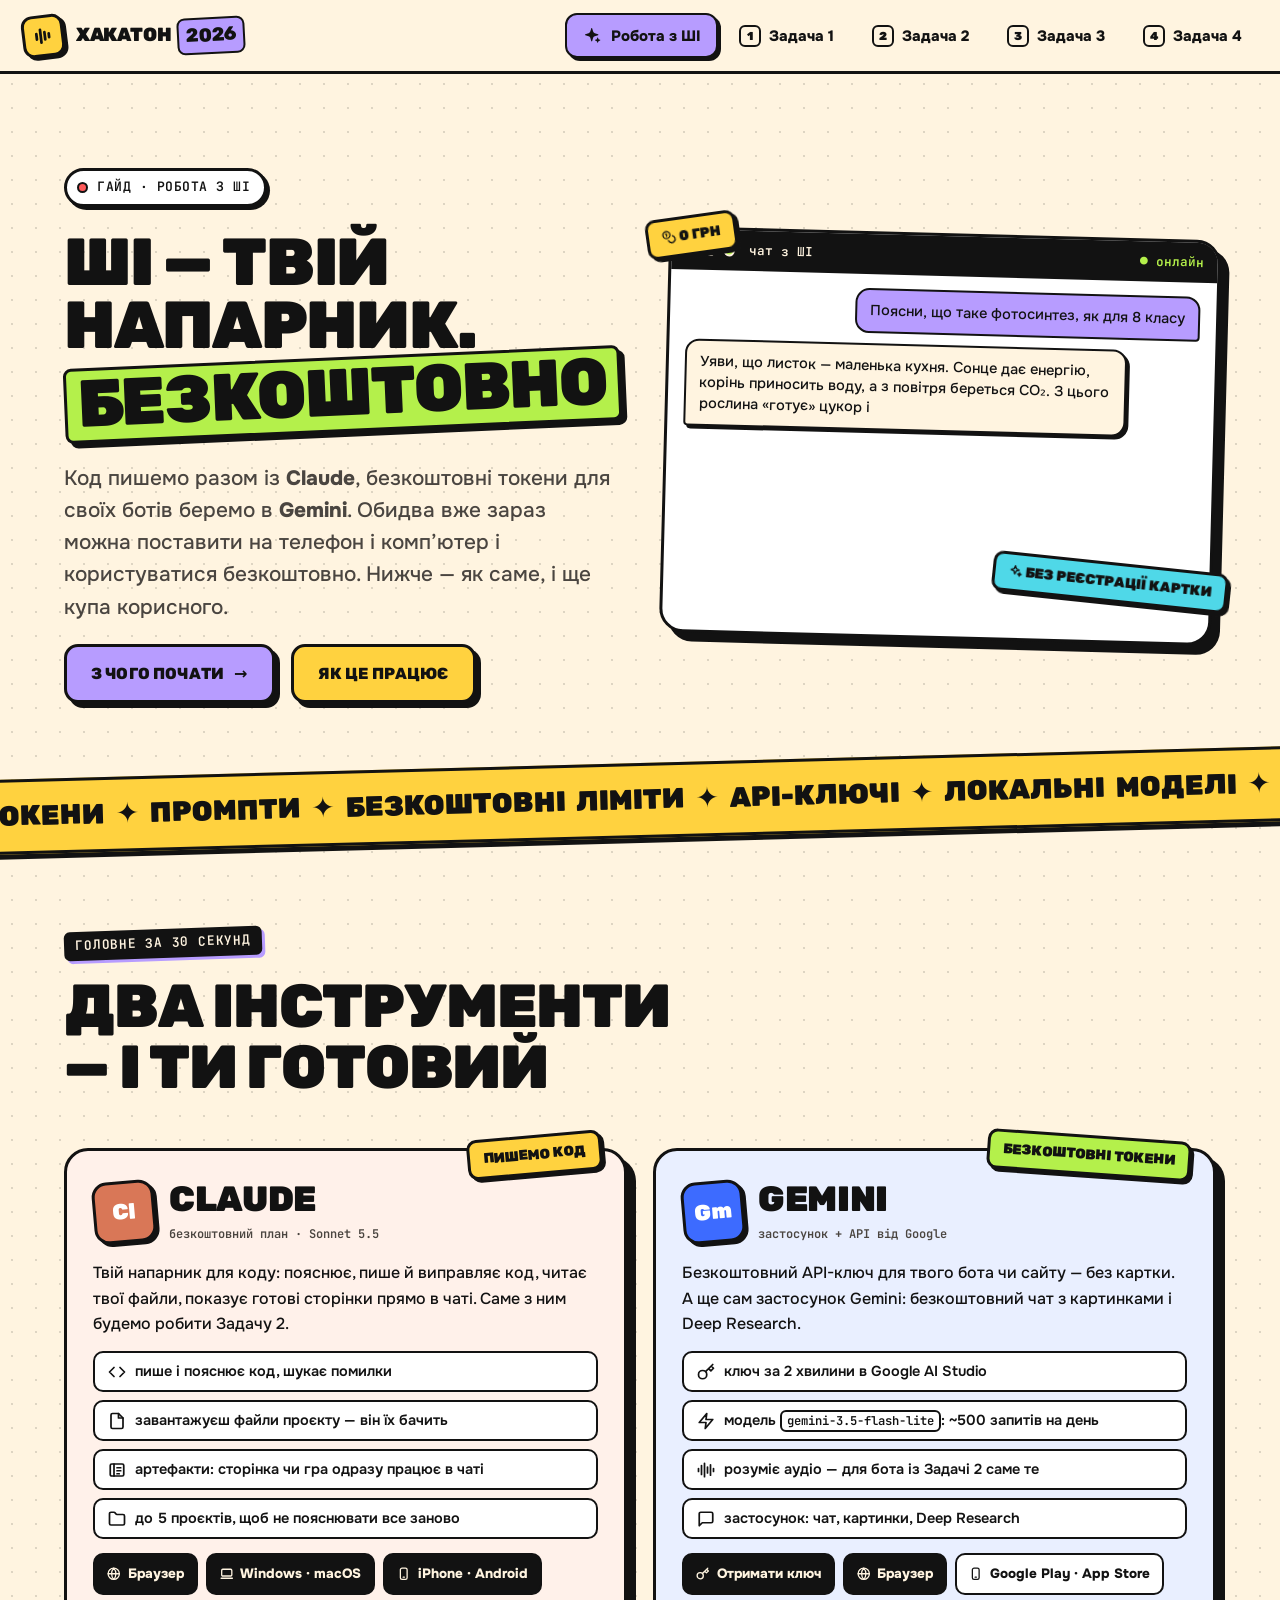
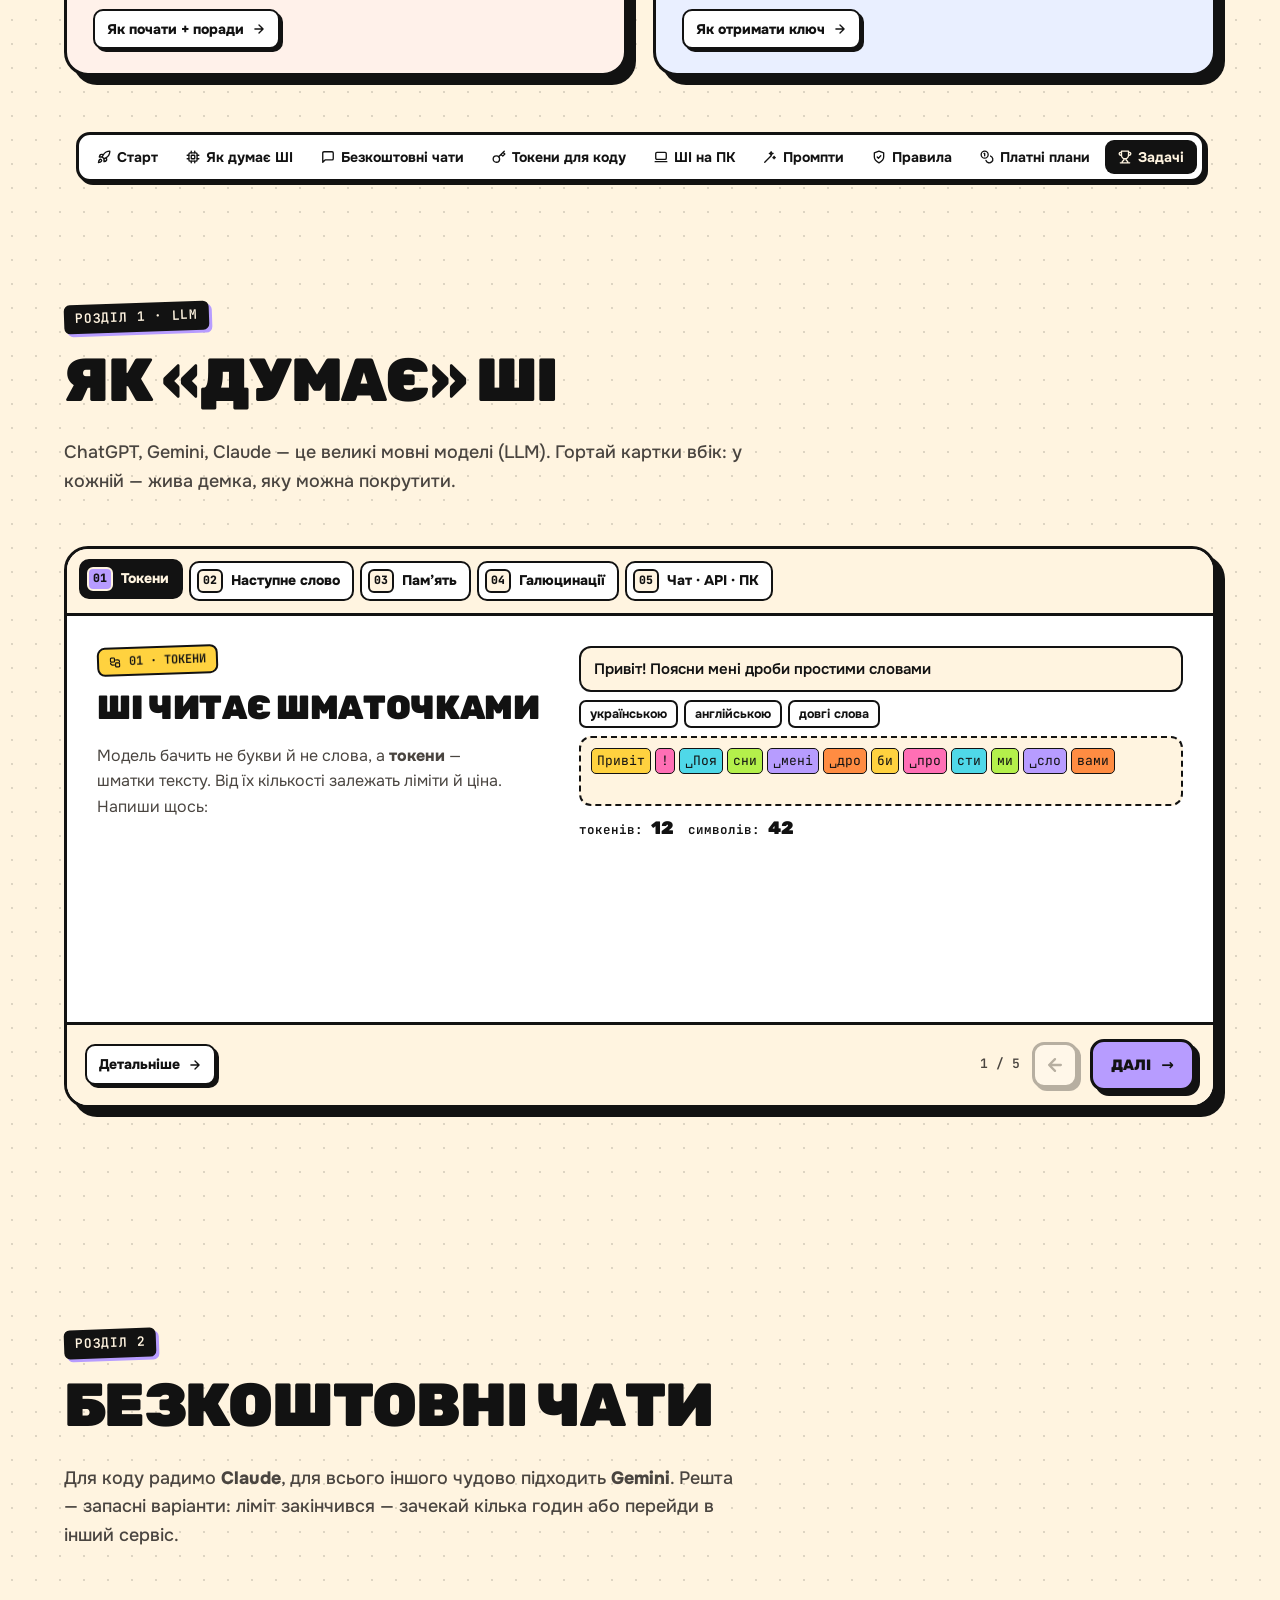
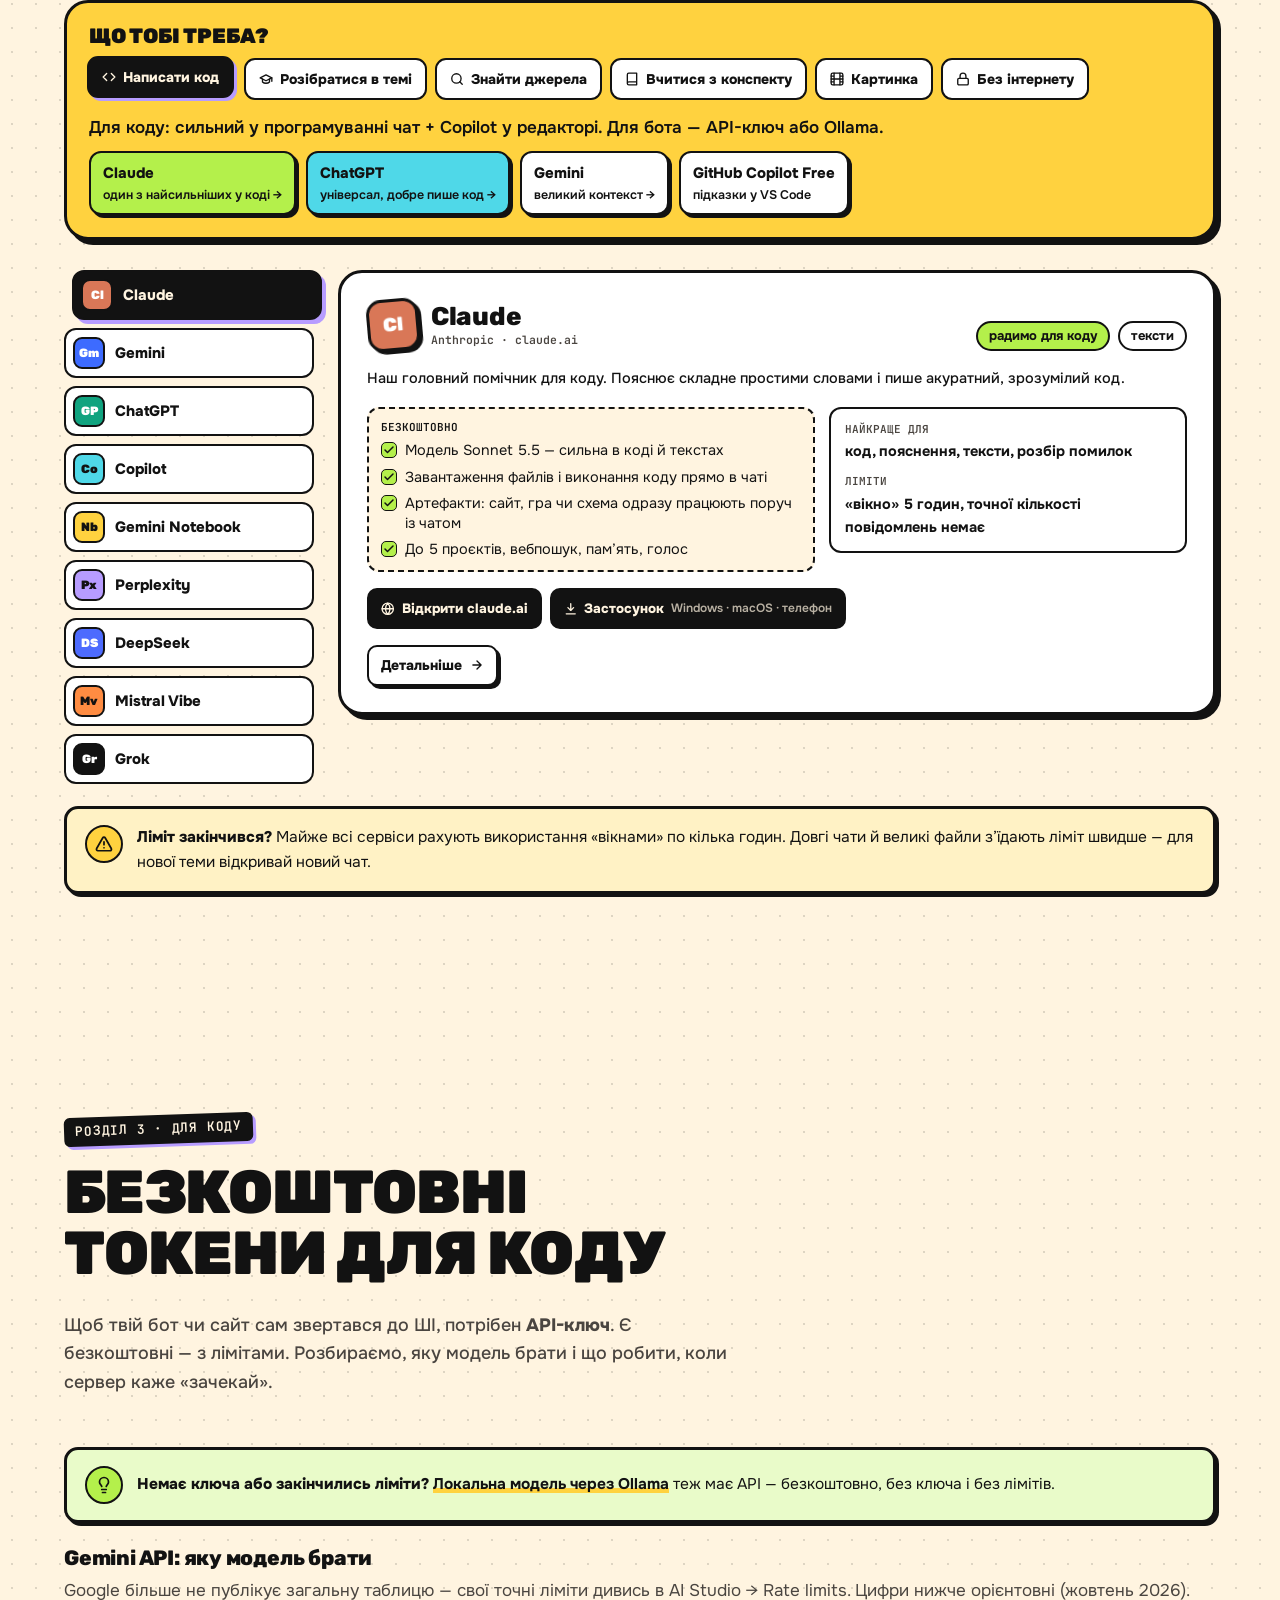
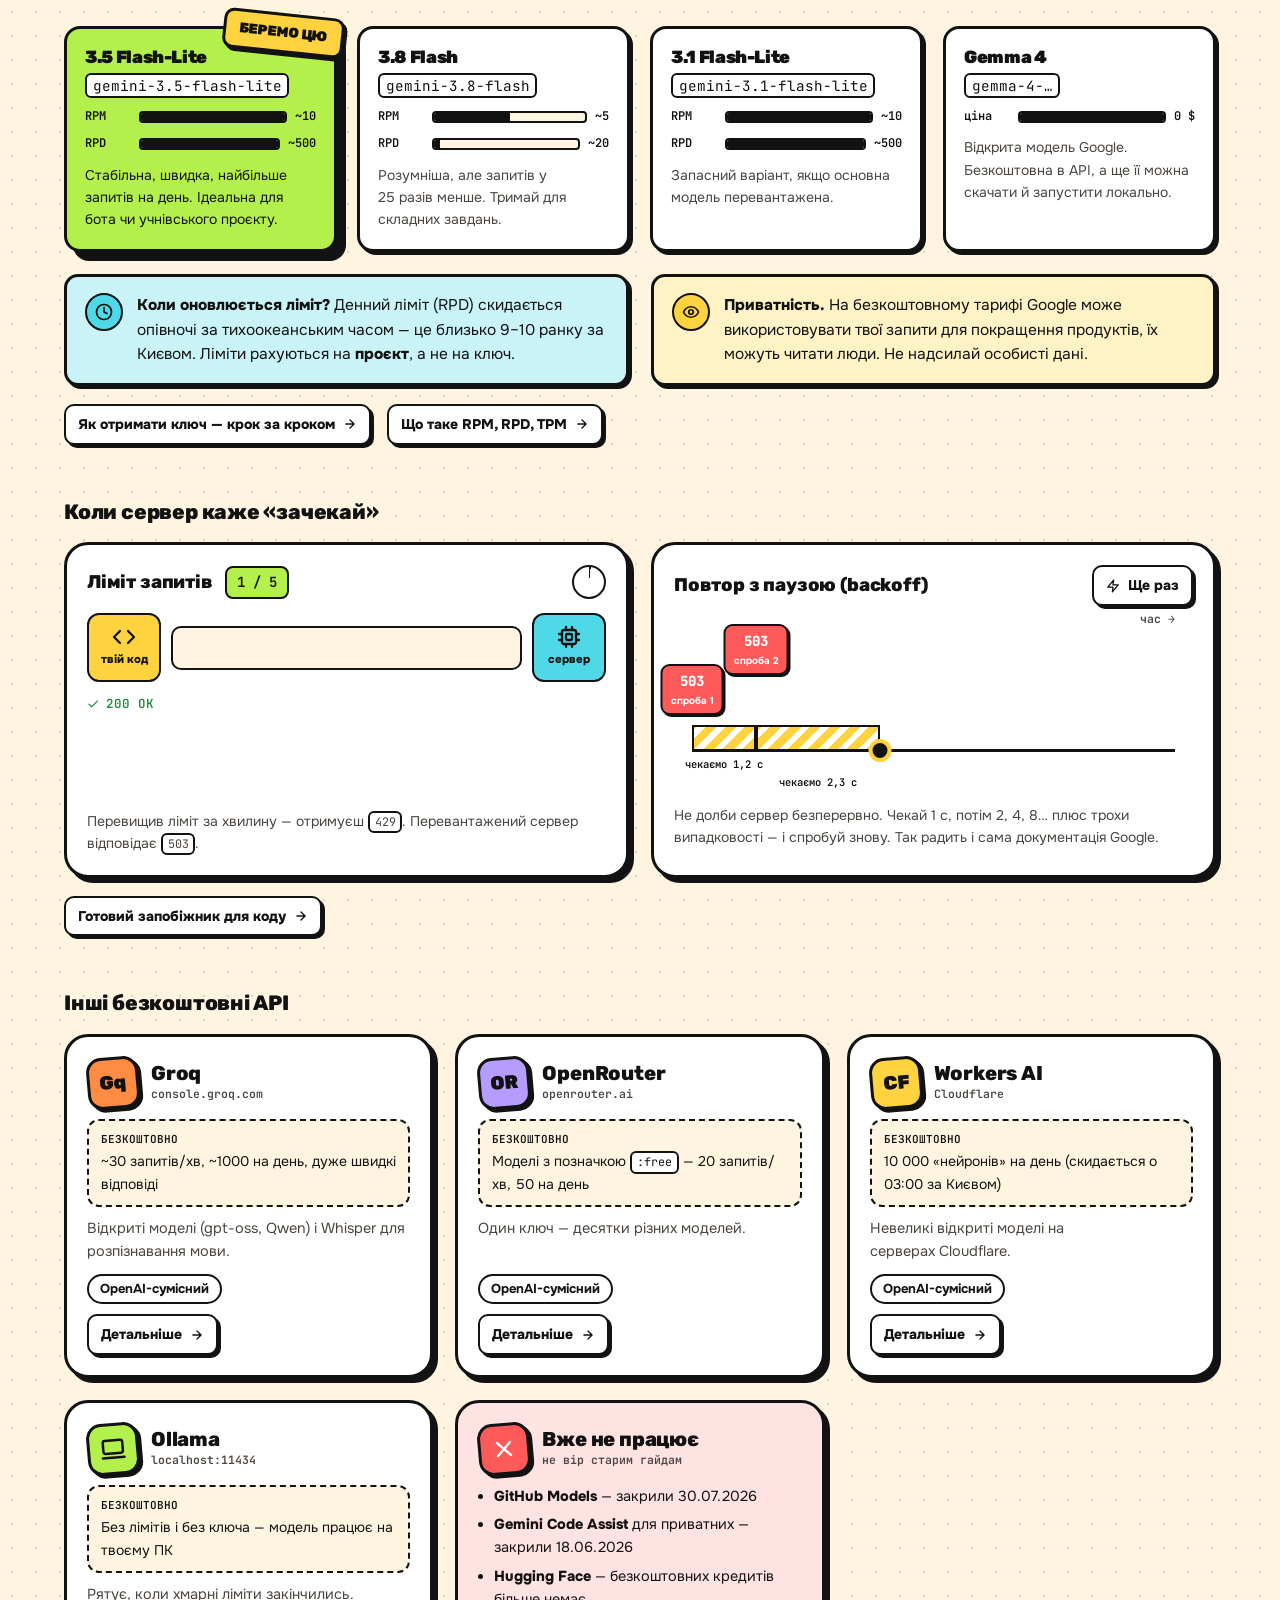
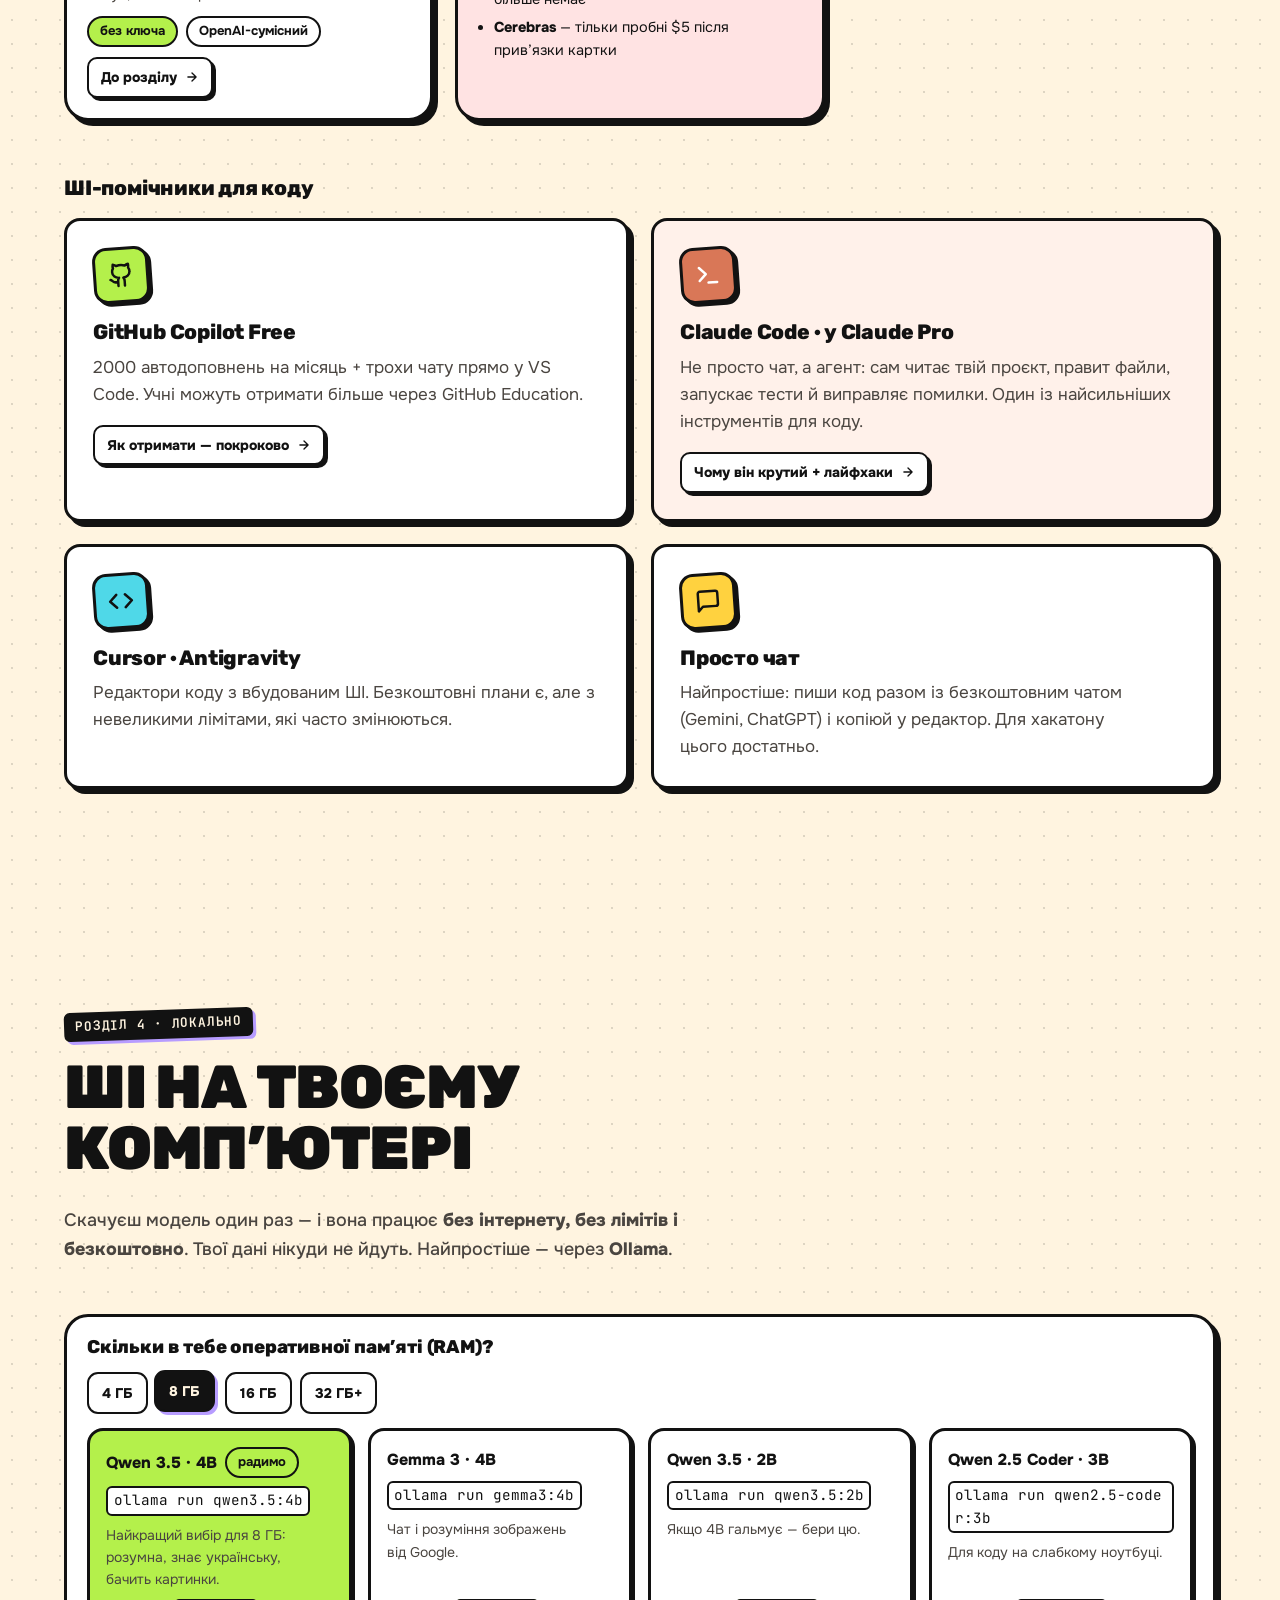
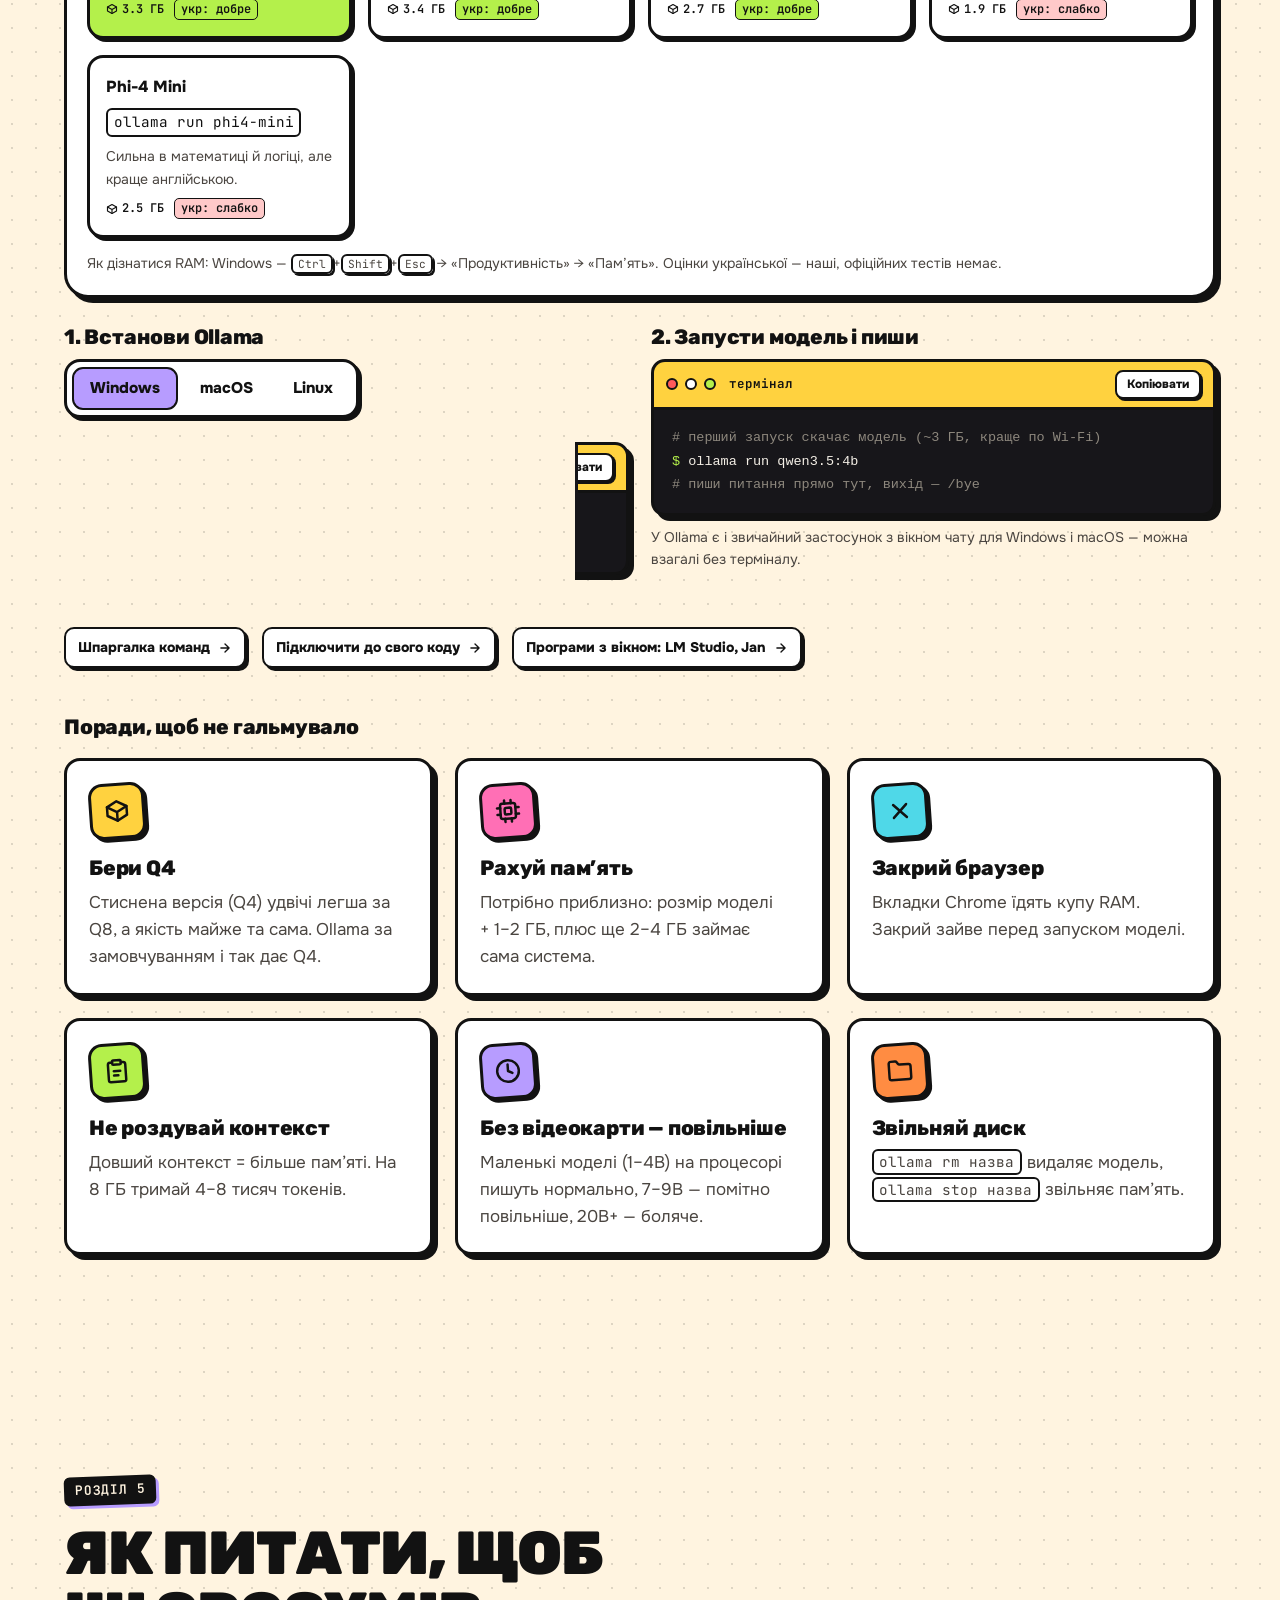
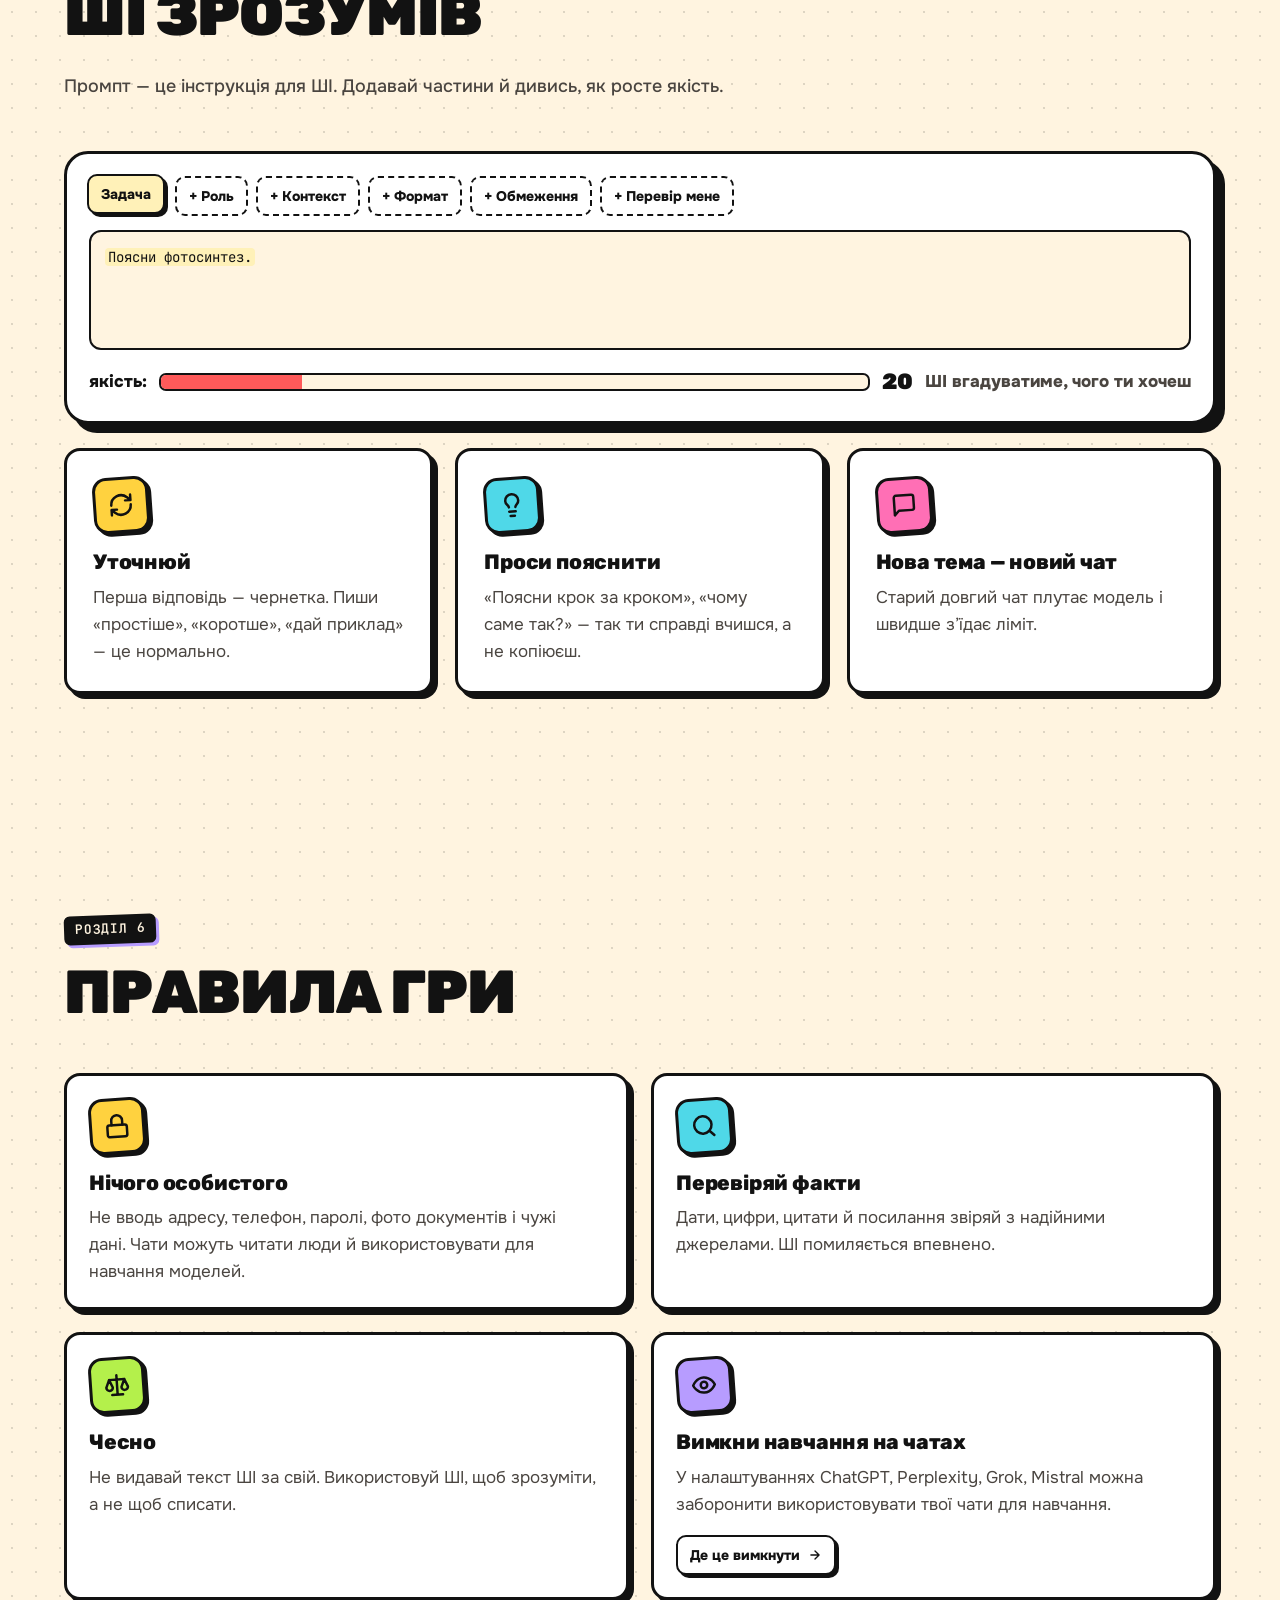
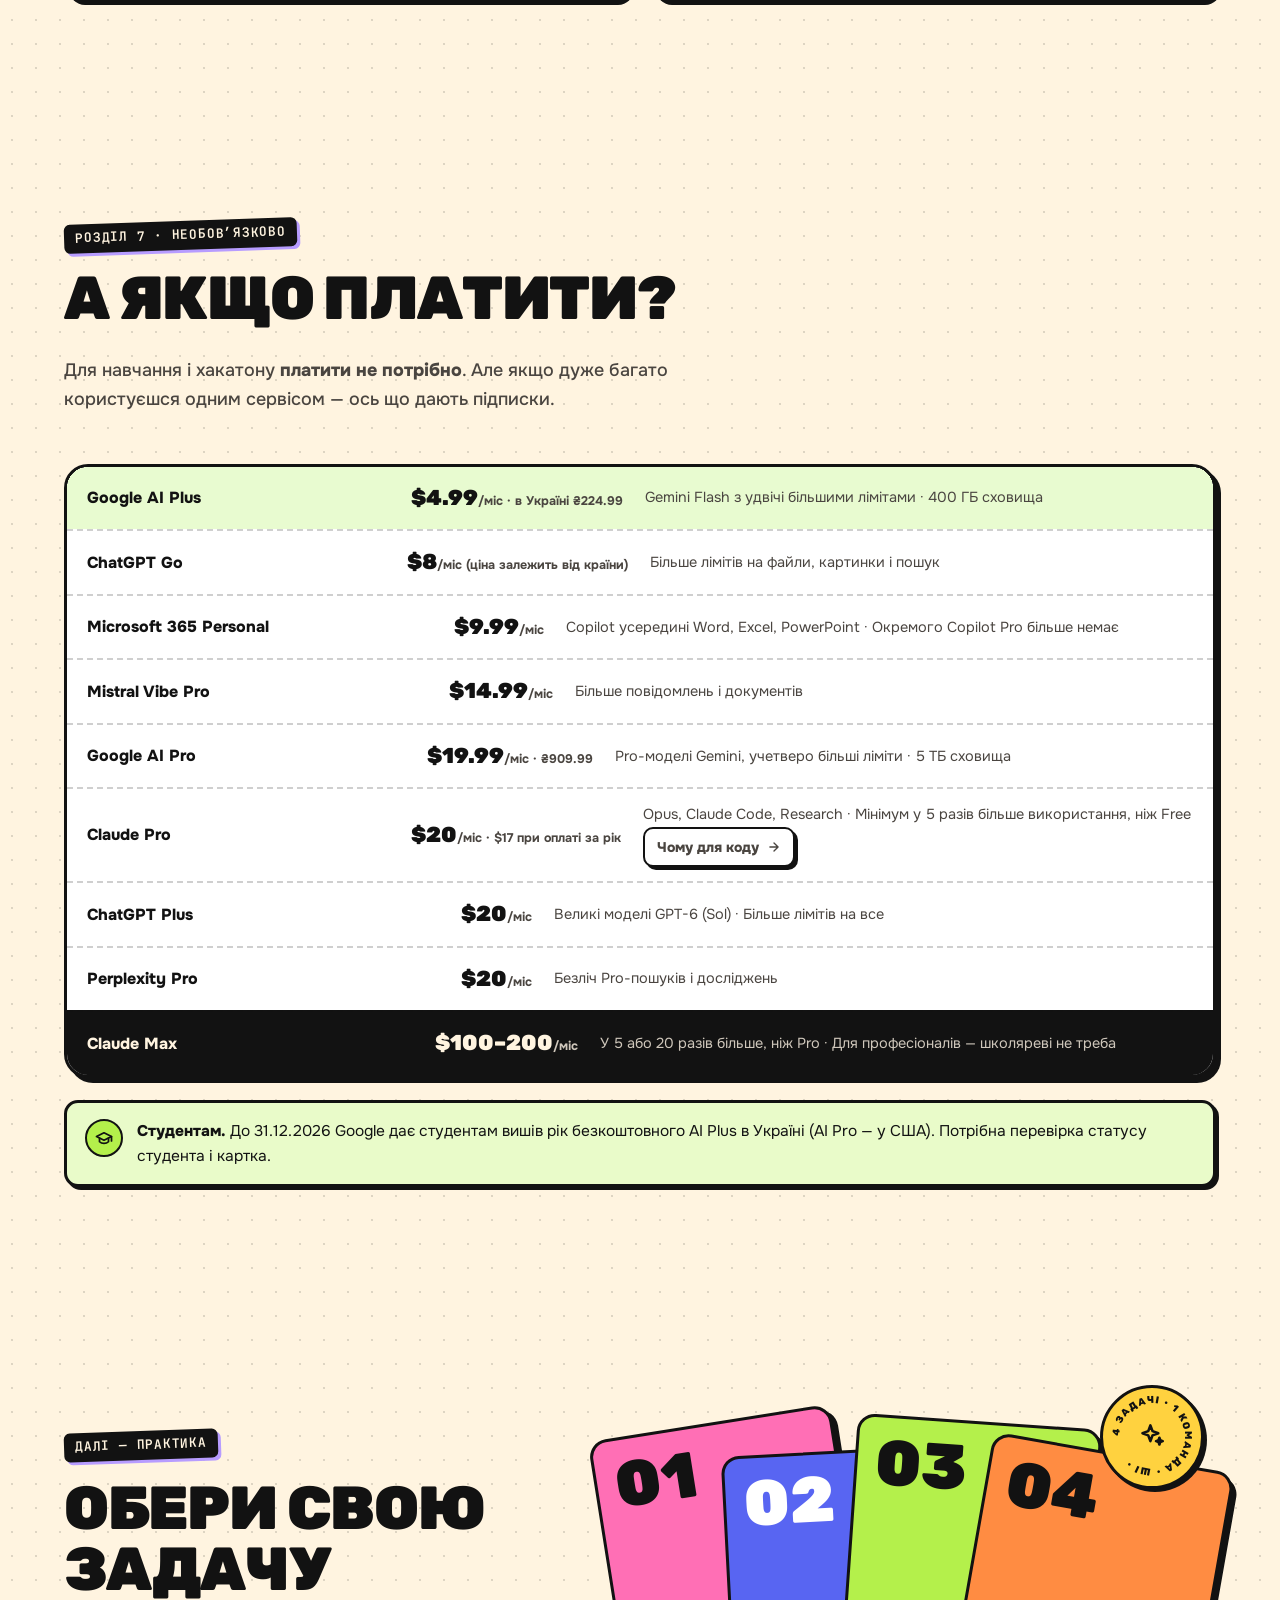
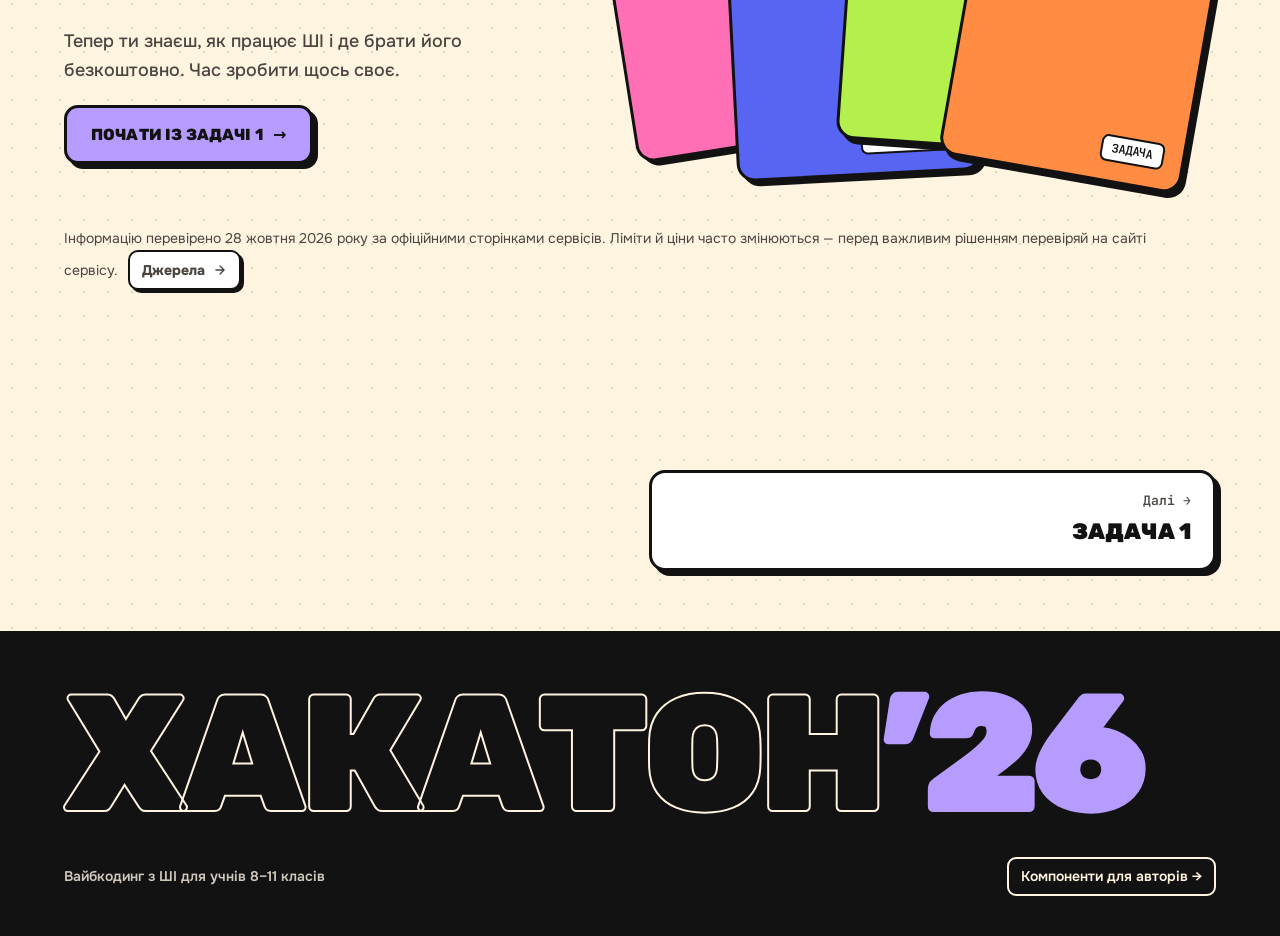
<file: index.html>
<!doctype html>
<html lang="uk">
<head>
  <meta charset="utf-8">
  <meta name="site-version" content="16">
  <meta name="viewport" content="width=device-width, initial-scale=1, viewport-fit=cover">
  <title>Робота з ШІ — Хакатон 2026</title>
  <meta name="description" content="Гайд для школярів: як працює штучний інтелект, які сервіси безкоштовні, як отримати безкоштовні токени для коду і запустити ШІ на своєму комп’ютері.">
  <meta name="theme-color" content="#fff4e0">
  <link rel="icon" href="assets/img/favicon.svg" type="image/svg+xml">
  <link rel="preconnect" href="https://fonts.googleapis.com">
  <link rel="preconnect" href="https://fonts.gstatic.com" crossorigin>
  <link rel="stylesheet" href="https://fonts.googleapis.com/css2?family=Rubik:wght@500;700;800;900&family=Onest:wght@400;500;600;700;800&family=JetBrains+Mono:wght@400;600&display=swap">
  <link rel="stylesheet" href="assets/css/style.css?v=16">
  <link rel="stylesheet" href="assets/css/home.css?v=16">
  <script src="assets/js/main.js?v=16"></script>
  <script src="assets/js/home.js?v=16" defer></script>
</head>
<body data-page="home">
<site-nav></site-nav>

<main id="main" class="page">

  <!-- ============ HERO ============ -->
  <section class="page-hero container home-hero">
    <div>
      <span class="eyebrow reveal"><span class="dot"></span> Гайд · Робота з ШІ</span>
      <h1 class="reveal">ШІ — твій напарник. <span class="mark-box" style="--mc:var(--lime);--mt:var(--ink)">Безкоштовно</span></h1>
      <p class="lead reveal">Код пишемо разом із <b>Claude</b>, безкоштовні токени для своїх ботів беремо в <b>Gemini</b>. Обидва вже зараз можна поставити на телефон і комп’ютер і користуватися безкоштовно. Нижче — як саме, і ще купа корисного.</p>
      <div class="btn-row reveal">
        <a class="btn btn-primary" href="#start">З чого почати <span class="arr">→</span></a>
        <a class="btn btn-yellow" href="#llm">Як це працює</a>
      </div>
    </div>
    <div class="hero-side reveal">
      <span class="sticker s1" style="--c:var(--yellow);--r:-8deg"><svg class="i"><use href="#i-coins"/></svg> 0 грн</span>
      <span class="sticker s2" style="--c:var(--cyan);--r:6deg"><svg class="i"><use href="#i-sparkles"/></svg> без реєстрації картки</span>
      <div class="hero-chat">
        <div class="hero-chat-bar"><i></i><i></i><i></i><span>чат з ШІ</span><em>● онлайн</em></div>
        <div id="heroChat"></div>
      </div>
    </div>
  </section>

  <div class="marquee" style="--mq-bg:var(--yellow);--mq-r:-1.5deg;margin-bottom:34px" aria-hidden="true"><div class="marquee-track"><span>токени ✦ промпти ✦ безкоштовні ліміти ✦ API-ключі ✦ локальні моделі ✦ ollama ✦ gemini ✦ chatgpt ✦ токени ✦ промпти ✦ безкоштовні ліміти ✦ API-ключі ✦ локальні моделі ✦ ollama ✦ gemini ✦ chatgpt ✦ </span><span>токени ✦ промпти ✦ безкоштовні ліміти ✦ API-ключі ✦ локальні моделі ✦ ollama ✦ gemini ✦ chatgpt ✦ токени ✦ промпти ✦ безкоштовні ліміти ✦ API-ключі ✦ локальні моделі ✦ ollama ✦ gemini ✦ chatgpt ✦ </span></div></div>

  <!-- ============ З ЧОГО ПОЧАТИ ============ -->
  <section class="section-tight container" id="start">
    <div class="section-head reveal">
      <span class="kicker">Головне за 30 секунд</span>
      <h2>Два інструменти — і ти готовий</h2>
    </div>
    <div class="start-grid">
      <article class="start-card claude reveal">
        <span class="sticker start-tag" style="--c:var(--yellow);--r:-5deg">пишемо код</span>
        <div class="start-top"><span class="svc-logo" style="--c:#d97757;--t:#fff">Cl</span><div><h3>Claude</h3><small>безкоштовний план · Sonnet 5.5</small></div></div>
        <p>Твій напарник для коду: пояснює, пише й виправляє код, читає твої файли, показує готові сторінки прямо в чаті. Саме з ним будемо робити Задачу 2.</p>
        <ul class="start-list">
          <li><svg class="i"><use href="#i-code"/></svg> пише і пояснює код, шукає помилки</li>
          <li><svg class="i"><use href="#i-file"/></svg> завантажуєш файли проєкту — він їх бачить</li>
          <li><svg class="i"><use href="#i-panel"/></svg> артефакти: сторінка чи гра одразу працює в чаті</li>
          <li><svg class="i"><use href="#i-folder"/></svg> до 5 проєктів, щоб не пояснювати все заново</li>
        </ul>
        <div class="dl-row">
          <a class="dl" href="https://claude.ai" target="_blank" rel="noopener"><svg class="i"><use href="#i-globe"/></svg> Браузер</a>
          <a class="dl" href="https://claude.ai/download" target="_blank" rel="noopener"><svg class="i"><use href="#i-laptop"/></svg> Windows · macOS</a>
          <a class="dl" href="https://claude.ai/download" target="_blank" rel="noopener"><svg class="i"><use href="#i-phone"/></svg> iPhone · Android</a>
        </div>
        <button class="more" type="button" data-drawer="d-claude" data-title="Claude">Як почати + поради <svg class="i"><use href="#i-arrow"/></svg></button>
      </article>
      <article class="start-card gemini reveal" style="--i:1">
        <span class="sticker start-tag" style="--c:var(--lime);--r:4deg">безкоштовні токени</span>
        <div class="start-top"><span class="svc-logo" style="--c:var(--blue);--t:#fff">Gm</span><div><h3>Gemini</h3><small>застосунок + API від Google</small></div></div>
        <p>Безкоштовний API-ключ для твого бота чи сайту — без картки. А ще сам застосунок Gemini: безкоштовний чат з картинками і Deep Research.</p>
        <ul class="start-list">
          <li><svg class="i"><use href="#i-key"/></svg> ключ за 2 хвилини в Google AI Studio</li>
          <li><svg class="i"><use href="#i-zap"/></svg> модель <code>gemini-3.5-flash-lite</code>: ~500 запитів на день</li>
          <li><svg class="i"><use href="#i-audio"/></svg> розуміє аудіо — для бота із Задачі 2 саме те</li>
          <li><svg class="i"><use href="#i-message"/></svg> застосунок: чат, картинки, Deep Research</li>
        </ul>
        <div class="dl-row">
          <a class="dl" href="https://aistudio.google.com/apikey" target="_blank" rel="noopener"><svg class="i"><use href="#i-key"/></svg> Отримати ключ</a>
          <a class="dl" href="https://gemini.google.com" target="_blank" rel="noopener"><svg class="i"><use href="#i-globe"/></svg> Браузер</a>
          <span class="dl"><svg class="i"><use href="#i-phone"/></svg> Google Play · App Store</span>
        </div>
        <button class="more" type="button" data-drawer="d-aistudio" data-title="Ключ Gemini">Як отримати ключ <svg class="i"><use href="#i-arrow"/></svg></button>
      </article>
    </div>
  </section>

  <nav class="toc-bar container" aria-label="Розділи гайду">
    <div class="toc-inner">
      <a href="#start"><svg class="i"><use href="#i-rocket"/></svg> Старт</a>
      <a href="#llm"><svg class="i"><use href="#i-cpu"/></svg> Як думає ШІ</a>
      <a href="#free"><svg class="i"><use href="#i-message"/></svg> Безкоштовні чати</a>
      <a href="#api"><svg class="i"><use href="#i-key"/></svg> Токени для коду</a>
      <a href="#local"><svg class="i"><use href="#i-laptop"/></svg> ШІ на ПК</a>
      <a href="#prompts"><svg class="i"><use href="#i-wand"/></svg> Промпти</a>
      <a href="#rules"><svg class="i"><use href="#i-shield"/></svg> Правила</a>
      <a href="#paid"><svg class="i"><use href="#i-coins"/></svg> Платні плани</a>
      <a href="#tasks"><svg class="i"><use href="#i-trophy"/></svg> Задачі</a>
    </div>
  </nav>

  <!-- ============ 1. ЯК ДУМАЄ ШІ ============ -->
  <section class="section container" id="llm">
    <div class="section-head reveal">
      <span class="kicker">Розділ 1 · LLM</span>
      <h2>Як «думає» ШІ</h2>
      <p>ChatGPT, Gemini, Claude — це великі мовні моделі (LLM). Гортай картки вбік: у кожній — жива демка, яку можна покрутити.</p>
    </div>

    <div class="stepper lessons reveal" data-stepper data-final-href="#free" data-final-label="До чатів">
      <div class="stepper-stage">

        <article class="step lesson" data-title="Токени" data-more="d-tokens">
          <span class="lesson-num" style="--c:var(--yellow)"><svg class="i"><use href="#i-blocks"/></svg> 01 · токени</span>
          <h3>ШІ читає шматочками</h3>
          <p>Модель бачить не букви й не слова, а <b>токени</b> — шматки тексту. Від їх кількості залежать ліміти й ціна. Напиши щось:</p>
          <div class="demo">
            <input class="tok-input" id="tokInput" value="Привіт! Поясни мені дроби простими словами" aria-label="Текст для розбиття на токени">
            <div class="tok-ex">
              <button type="button" data-tok-example="Привіт, як справи?">українською</button>
              <button type="button" data-tok-example="Hello, how are you?">англійською</button>
              <button type="button" data-tok-example="Найнеймовірніший суперпереконливий аргумент">довгі слова</button>
            </div>
            <div class="tok-out" id="tokOut"></div>
            <div class="tok-stats"><span>токенів: <b id="tokCount">0</b></span><span>символів: <b id="tokChars">0</b></span></div>
          </div>
        </article>

        <article class="step lesson" id="nextTok" data-title="Наступне слово" data-more="d-predict">
          <span class="lesson-num" style="--c:var(--pink)"><svg class="i"><use href="#i-sparkles"/></svg> 02 · передбачення</span>
          <h3>Вгадує наступне слово</h3>
          <p>LLM — це дуже-дуже розумне автодоповнення. Вона рахує ймовірність кожного наступного токена і вибирає один. Покрути «температуру»:</p>
          <div class="demo">
            <div class="nt-sentence" id="ntSentence">Найкращий друг програміста — це</div>
            <div class="nt-bars" id="ntBars"></div>
            <div class="nt-ctrl">
              <label>температура <input type="range" id="ntTemp" min="0.1" max="2" step="0.1" value="1"> <b id="ntTempVal">1.0</b></label>
              <button class="more" type="button" id="ntPick"><svg class="i"><use href="#i-zap"/></svg> Вибрати слово</button>
              <span class="nt-mood" id="ntMood"></span>
            </div>
          </div>
        </article>

        <article class="step lesson" id="ctx" data-title="Пам’ять" data-more="d-context">
          <span class="lesson-num" style="--c:var(--cyan)"><svg class="i"><use href="#i-clipboard"/></svg> 03 · пам’ять</span>
          <h3>Контекстне вікно</h3>
          <p>Модель «пам’ятає» лише те, що вміщається в її вікно. Коли розмова дуже довга — найстаріше випадає. Дивись, що станеться з ім’ям:</p>
          <div class="demo">
            <div class="ctx-meter"><span>пам’ять</span><div class="ctx-bar"><i id="ctxFill"></i></div><span><b id="ctxNum">0</b>/100</span></div>
            <div class="ctx-strip" id="ctxStrip"></div>
          </div>
        </article>

        <article class="step lesson" data-title="Галюцинації" data-more="d-halluc">
          <span class="lesson-num" style="--c:var(--red)"><svg class="i"><use href="#i-alert"/></svg> 04 · галюцинації</span>
          <h3>Впевнено вигадує</h3>
          <p>ШІ не «знає» факти — він генерує правдоподібний текст. Тому іноді вигадує дати, імена, книжки й посилання. Звучить переконливо — але це може бути неправда.</p>
          <div class="demo hl" id="halluc">
            <div class="hl-q">Хто першим приготував борщ на Місяці?</div>
            <span class="hl-answer" data-text="Першим борщ на Місяці приготував космонавт Олексій Борщенко у 1979 році під час місії «Луна-Смак». Рецепт досі зберігається в музеї Києва."></span>
            <span class="hl-stamp">вигадка</span>
          </div>
        </article>

        <article class="step lesson" data-title="Чат · API · ПК" data-more="d-kinds">
          <span class="lesson-num" style="--c:var(--lime)"><svg class="i"><use href="#i-plug"/></svg> 05 · три способи</span>
          <h3>Модель, чат і API</h3>
          <p>Одна й та сама модель може жити в трьох місцях:</p>
          <div class="demo">
            <div class="callout info"><span class="callout-ico"><svg class="i"><use href="#i-message"/></svg></span><p><b>Чат у браузері/застосунку.</b> Пишеш — отримуєш відповідь. Для навчання і щоденних питань.</p></div>
            <div class="callout warn" style="margin-top:10px"><span class="callout-ico"><svg class="i"><use href="#i-key"/></svg></span><p><b>API.</b> Твій код сам «питає» модель через ключ. Для ботів і застосунків.</p></div>
            <div class="callout tip" style="margin-top:10px"><span class="callout-ico"><svg class="i"><use href="#i-laptop"/></svg></span><p><b>Локально.</b> Модель скачана на твій ПК і працює без інтернету.</p></div>
          </div>
        </article>

      </div>
    </div>
  </section>

  <!-- ============ 2. БЕЗКОШТОВНІ ЧАТИ ============ -->
  <section class="section container" id="free">
    <div class="section-head reveal">
      <span class="kicker">Розділ 2</span>
      <h2>Безкоштовні чати</h2>
      <p>Для коду радимо <b>Claude</b>, для всього іншого чудово підходить <b>Gemini</b>. Решта — запасні варіанти: ліміт закінчився — зачекай кілька годин або перейди в інший сервіс.</p>
    </div>

    <div class="chooser reveal" id="chooser">
      <h3>Що тобі треба?</h3>
      <div class="need-row">
        <button type="button" data-need="code"><svg class="i"><use href="#i-code"/></svg> Написати код</button>
        <button type="button" data-need="learn"><svg class="i"><use href="#i-school"/></svg> Розібратися в темі</button>
        <button type="button" data-need="sources"><svg class="i"><use href="#i-search"/></svg> Знайти джерела</button>
        <button type="button" data-need="notes"><svg class="i"><use href="#i-book"/></svg> Вчитися з конспекту</button>
        <button type="button" data-need="images"><svg class="i"><use href="#i-film"/></svg> Картинка</button>
        <button type="button" data-need="offline"><svg class="i"><use href="#i-lock"/></svg> Без інтернету</button>
      </div>
      <div id="chooserOut"></div>
    </div>

    <div class="picker reveal" data-picker id="svcPicker">
      <div class="picker-list" role="tablist" aria-label="Сервіси">
        <button type="button" role="tab" data-pick="svc-claude"><span class="pl-logo" style="--c:#d97757;--t:#fff">Cl</span>Claude</button>
        <button type="button" role="tab" data-pick="svc-gemini"><span class="pl-logo" style="--c:var(--blue);--t:#fff">Gm</span>Gemini</button>
        <button type="button" role="tab" data-pick="svc-chatgpt"><span class="pl-logo" style="--c:#10a37f;--t:#fff">GP</span>ChatGPT</button>
        <button type="button" role="tab" data-pick="svc-copilot"><span class="pl-logo" style="--c:var(--cyan)">Co</span>Copilot</button>
        <button type="button" role="tab" data-pick="svc-notebook"><span class="pl-logo" style="--c:var(--yellow)">Nb</span>Gemini Notebook</button>
        <button type="button" role="tab" data-pick="svc-perplexity"><span class="pl-logo" style="--c:var(--lilac)">Px</span>Perplexity</button>
        <button type="button" role="tab" data-pick="svc-deepseek"><span class="pl-logo" style="--c:#4d6bfe;--t:#fff">DS</span>DeepSeek</button>
        <button type="button" role="tab" data-pick="svc-mistral"><span class="pl-logo" style="--c:var(--orange)">Mv</span>Mistral Vibe</button>
        <button type="button" role="tab" data-pick="svc-grok"><span class="pl-logo" style="--c:var(--ink);--t:#fff">Gr</span>Grok</button>
      </div>
      <div class="picker-stage">
        <article class="svc svc-rich" id="svc-claude">
          <div class="svc-top"><span class="svc-logo" style="--c:#d97757;--t:#fff">Cl</span><div><h3>Claude</h3><small>Anthropic · claude.ai</small></div><div class="chip-row svc-chips"><span class="chip green">радимо для коду</span><span class="chip">тексти</span></div></div>
          <p class="svc-lead">Наш головний помічник для коду. Пояснює складне простими словами і пише акуратний, зрозумілий код.</p>
          <div class="svc-cols">
            <div class="svc-free"><b>Безкоштовно</b><ul class="svc-feats"><li><svg class="i"><use href="#i-check"/></svg>Модель Sonnet 5.5 — сильна в коді й текстах</li><li><svg class="i"><use href="#i-check"/></svg>Завантаження файлів і виконання коду прямо в чаті</li><li><svg class="i"><use href="#i-check"/></svg>Артефакти: сайт, гра чи схема одразу працюють поруч із чатом</li><li><svg class="i"><use href="#i-check"/></svg>До 5 проєктів, вебпошук, пам’ять, голос</li></ul></div>
            <dl class="svc-facts"><dt>Найкраще для</dt><dd>код, пояснення, тексти, розбір помилок</dd><dt>Ліміти</dt><dd>«вікно» 5 годин, точної кількості повідомлень немає</dd></dl>
          </div>
          <div class="dl-row"><a class="dl" href="https://claude.ai" target="_blank" rel="noopener"><svg class="i"><use href="#i-globe"/></svg> Відкрити claude.ai</a><a class="dl" href="https://claude.ai/download" target="_blank" rel="noopener"><svg class="i"><use href="#i-download"/></svg> Застосунок <em>Windows · macOS · телефон</em></a></div>
          <button class="more" type="button" data-drawer="d-claude" data-title="Claude">Детальніше <svg class="i"><use href="#i-arrow"/></svg></button>
        </article>
        <article class="svc svc-rich" id="svc-gemini">
          <div class="svc-top"><span class="svc-logo" style="--c:var(--blue);--t:#fff">Gm</span><div><h3>Gemini</h3><small>Google · gemini.google.com</small></div><div class="chip-row svc-chips"><span class="chip green">радимо: API-ключ</span><span class="chip">українською</span></div></div>
          <p class="svc-lead">Найпростіший старт через Google-акаунт. І саме тут — безкоштовний API-ключ для твоїх ботів.</p>
          <div class="svc-cols">
            <div class="svc-free"><b>Безкоштовно</b><ul class="svc-feats"><li><svg class="i"><use href="#i-check"/></svg>Режим «Авто»: швидкий Flash-Lite, складне — розумнішим моделям</li><li><svg class="i"><use href="#i-check"/></svg>Генерація і редагування картинок</li><li><svg class="i"><use href="#i-check"/></svg>Deep Research — довгий звіт з джерелами</li><li><svg class="i"><use href="#i-check"/></svg>Canvas, голосовий режим Gemini Live, Gems</li></ul></div>
            <dl class="svc-facts"><dt>Найкраще для</dt><dd>навчання, картинки, дослідження, API для проєктів</dd><dt>Ліміти</dt><dd>поновлюються кожні 5 годин до тижневої межі</dd></dl>
          </div>
          <div class="dl-row"><a class="dl" href="https://gemini.google.com" target="_blank" rel="noopener"><svg class="i"><use href="#i-globe"/></svg> Відкрити Gemini</a><a class="dl" href="https://gemini.google/" target="_blank" rel="noopener"><svg class="i"><use href="#i-download"/></svg> Застосунок <em>Android · iPhone</em></a><a class="dl" href="https://aistudio.google.com/apikey" target="_blank" rel="noopener"><svg class="i"><use href="#i-key"/></svg> API-ключ <em>безкоштовно</em></a></div>
          <button class="more" type="button" data-drawer="d-gemini" data-title="Gemini">Детальніше <svg class="i"><use href="#i-arrow"/></svg></button>
        </article>
        <article class="svc svc-rich" id="svc-chatgpt">
          <div class="svc-top"><span class="svc-logo" style="--c:#10a37f;--t:#fff">GP</span><div><h3>ChatGPT</h3><small>OpenAI · chatgpt.com</small></div><div class="chip-row svc-chips"><span class="chip">універсал</span><span class="chip">картинки</span></div></div>
          <p class="svc-lead">Найвідоміший чат-бот. Універсал: тексти, пояснення, код, картинки.</p>
          <div class="svc-cols">
            <div class="svc-free"><b>Безкоштовно</b><ul class="svc-feats"><li><svg class="i"><use href="#i-check"/></svg>Модель GPT-6 Luna, текстовий чат без жорсткого ліміту</li><li><svg class="i"><use href="#i-check"/></svg>Вебпошук і завантаження файлів</li><li><svg class="i"><use href="#i-check"/></svg>Генерація картинок і голосовий режим</li><li><svg class="i"><use href="#i-check"/></svg>Canvas для роботи з текстом і кодом</li></ul></div>
            <dl class="svc-facts"><dt>Найкраще для</dt><dd>щоденні питання, тексти, мозковий штурм</dd><dt>Ліміти</dt><dd>на файли, картинки й пошук — окремі ліміти</dd></dl>
          </div>
          <div class="dl-row"><a class="dl" href="https://chatgpt.com" target="_blank" rel="noopener"><svg class="i"><use href="#i-globe"/></svg> Відкрити chatgpt.com</a><a class="dl" href="https://chatgpt.com/download" target="_blank" rel="noopener"><svg class="i"><use href="#i-download"/></svg> Застосунок <em>ПК · телефон</em></a><a class="dl" href="https://platform.openai.com/api-keys" target="_blank" rel="noopener"><svg class="i"><use href="#i-key"/></svg> API-ключ <em>платно</em></a></div>
          <button class="more" type="button" data-drawer="d-chatgpt" data-title="ChatGPT">Детальніше <svg class="i"><use href="#i-arrow"/></svg></button>
        </article>
        <article class="svc svc-rich" id="svc-copilot">
          <div class="svc-top"><span class="svc-logo" style="--c:var(--cyan)">Co</span><div><h3>Copilot</h3><small>Microsoft · copilot.microsoft.com</small></div><div class="chip-row svc-chips"><span class="chip">картинки</span><span class="chip">голос</span></div></div>
          <p class="svc-lead">Безкоштовний помічник від Microsoft. Вже вбудований у Windows.</p>
          <div class="svc-cols">
            <div class="svc-free"><b>Безкоштовно</b><ul class="svc-feats"><li><svg class="i"><use href="#i-check"/></svg>Чат і режим Think Deeper для складних питань</li><li><svg class="i"><use href="#i-check"/></svg>Безкоштовне створення картинок</li><li><svg class="i"><use href="#i-check"/></svg>Голосовий режим і робота з файлами</li><li><svg class="i"><use href="#i-check"/></svg>Deep Research після входу в акаунт</li></ul></div>
            <dl class="svc-facts"><dt>Найкраще для</dt><dd>картинки, швидкі питання на Windows</dd><dt>Ліміти</dt><dd>не публікуються, залежать від навантаження</dd></dl>
          </div>
          <div class="dl-row"><a class="dl" href="https://copilot.microsoft.com" target="_blank" rel="noopener"><svg class="i"><use href="#i-globe"/></svg> Відкрити Copilot</a></div>
          <button class="more" type="button" data-drawer="d-copilot" data-title="Microsoft Copilot">Детальніше <svg class="i"><use href="#i-arrow"/></svg></button>
        </article>
        <article class="svc svc-rich" id="svc-notebook">
          <div class="svc-top"><span class="svc-logo" style="--c:var(--yellow)">Nb</span><div><h3>Gemini Notebook</h3><small>Google · колишній NotebookLM</small></div><div class="chip-row svc-chips"><span class="chip green">для навчання</span></div></div>
          <p class="svc-lead">Завантаж конспект, PDF чи посилання — і ШІ відповідає тільки з твоїх джерел. Менше вигадок.</p>
          <div class="svc-cols">
            <div class="svc-free"><b>Безкоштовно</b><ul class="svc-feats"><li><svg class="i"><use href="#i-check"/></svg>До 100 блокнотів, до 50 джерел у кожному</li><li><svg class="i"><use href="#i-check"/></svg>Відповіді з посиланнями на місце в документі</li><li><svg class="i"><use href="#i-check"/></svg>Аудіоогляди: подкаст про твій матеріал</li><li><svg class="i"><use href="#i-check"/></svg>Конспекти, картки, питання для самоперевірки</li></ul></div>
            <dl class="svc-facts"><dt>Найкраще для</dt><dd>підготовка до контрольних, робота з підручником</dd><dt>Ліміти</dt><dd>щоденні ліміти на чат і аудіо</dd></dl>
          </div>
          <div class="dl-row"><a class="dl" href="https://notebooklm.google.com" target="_blank" rel="noopener"><svg class="i"><use href="#i-globe"/></svg> Відкрити Notebook</a></div>
          <button class="more" type="button" data-drawer="d-notebook" data-title="Gemini Notebook">Детальніше <svg class="i"><use href="#i-arrow"/></svg></button>
        </article>
        <article class="svc svc-rich" id="svc-perplexity">
          <div class="svc-top"><span class="svc-logo" style="--c:var(--lilac)">Px</span><div><h3>Perplexity</h3><small>perplexity.ai</small></div><div class="chip-row svc-chips"><span class="chip">джерела</span></div></div>
          <p class="svc-lead">Пошуковик із ШІ: замість списку посилань — відповідь, де видно джерело кожної думки.</p>
          <div class="svc-cols">
            <div class="svc-free"><b>Безкоштовно</b><ul class="svc-feats"><li><svg class="i"><use href="#i-check"/></svg>Базові пошуки майже без обмежень</li><li><svg class="i"><use href="#i-check"/></svg>3 Pro-пошуки на день</li><li><svg class="i"><use href="#i-check"/></svg>1 глибоке дослідження на місяць</li><li><svg class="i"><use href="#i-check"/></svg>Посилання на джерела в кожній відповіді</li></ul></div>
            <dl class="svc-facts"><dt>Найкраще для</dt><dd>реферати, перевірка фактів, пошук джерел</dd><dt>Ліміти</dt><dd>3 Pro-пошуки на день, без генерації картинок</dd></dl>
          </div>
          <div class="dl-row"><a class="dl" href="https://www.perplexity.ai" target="_blank" rel="noopener"><svg class="i"><use href="#i-globe"/></svg> Відкрити Perplexity</a></div>
          <button class="more" type="button" data-drawer="d-perplexity" data-title="Perplexity">Детальніше <svg class="i"><use href="#i-arrow"/></svg></button>
        </article>
        <article class="svc svc-rich" id="svc-deepseek">
          <div class="svc-top"><span class="svc-logo" style="--c:#4d6bfe;--t:#fff">DS</span><div><h3>DeepSeek</h3><small>chat.deepseek.com</small></div><div class="chip-row svc-chips"><span class="chip">математика</span><span class="chip red">дані в Китаї</span></div></div>
          <p class="svc-lead">Безкоштовна модель, сильна в математиці, логіці й коді. Але дані зберігаються в Китаї.</p>
          <div class="svc-cols">
            <div class="svc-free"><b>Безкоштовно</b><ul class="svc-feats"><li><svg class="i"><use href="#i-check"/></svg>Модель DeepSeek-V4.1 Flash</li><li><svg class="i"><use href="#i-check"/></svg>Режим міркувань: показує хід думок</li><li><svg class="i"><use href="#i-check"/></svg>Вебпошук і розуміння картинок</li><li><svg class="i"><use href="#i-check"/></svg>Без підписок — усе безкоштовно</li></ul></div>
            <dl class="svc-facts"><dt>Найкраще для</dt><dd>математика, логічні задачі</dd><dt>Ліміти</dt><dd>не публікуються, у пікові години гальмує</dd></dl>
          </div>
          <div class="dl-row"><a class="dl" href="https://chat.deepseek.com" target="_blank" rel="noopener"><svg class="i"><use href="#i-globe"/></svg> Відкрити DeepSeek</a><a class="dl" href="https://platform.deepseek.com" target="_blank" rel="noopener"><svg class="i"><use href="#i-key"/></svg> API-ключ <em>платно</em></a></div>
          <button class="more" type="button" data-drawer="d-deepseek" data-title="DeepSeek">Детальніше <svg class="i"><use href="#i-arrow"/></svg></button>
        </article>
        <article class="svc svc-rich" id="svc-mistral">
          <div class="svc-top"><span class="svc-logo" style="--c:var(--orange)">Mv</span><div><h3>Mistral Vibe</h3><small>Mistral · колишній Le Chat</small></div><div class="chip-row svc-chips"><span class="chip">Європа</span></div></div>
          <p class="svc-lead">Французький ШІ, захищений європейськими законами про дані. Швидкий для чернеток.</p>
          <div class="svc-cols">
            <div class="svc-free"><b>Безкоштовно</b><ul class="svc-feats"><li><svg class="i"><use href="#i-check"/></svg>Свіжі моделі Mistral з лімітом повідомлень</li><li><svg class="i"><use href="#i-check"/></svg>Вебпошук</li><li><svg class="i"><use href="#i-check"/></svg>Прості картинки</li><li><svg class="i"><use href="#i-check"/></svg>Робота з документами</li></ul></div>
            <dl class="svc-facts"><dt>Найкраще для</dt><dd>швидкі чернетки, європейська приватність</dd><dt>Ліміти</dt><dd>обмежена кількість повідомлень і пошуків</dd></dl>
          </div>
          <div class="dl-row"><a class="dl" href="https://mistral.ai" target="_blank" rel="noopener"><svg class="i"><use href="#i-globe"/></svg> Сайт Mistral</a></div>
          <button class="more" type="button" data-drawer="d-mistral" data-title="Mistral Vibe">Детальніше <svg class="i"><use href="#i-arrow"/></svg></button>
        </article>
        <article class="svc svc-rich" id="svc-grok">
          <div class="svc-top"><span class="svc-logo" style="--c:var(--ink);--t:#fff">Gr</span><div><h3>Grok</h3><small>xAI · grok.com</small></div><div class="chip-row svc-chips"><span class="chip">новини</span></div></div>
          <p class="svc-lead">ШІ від xAI, який бачить свіжі пости з X (Twitter).</p>
          <div class="svc-cols">
            <div class="svc-free"><b>Безкоштовно</b><ul class="svc-feats"><li><svg class="i"><use href="#i-check"/></svg>Обмежена безкоштовна модель</li><li><svg class="i"><use href="#i-check"/></svg>Свіжі новини й тренди з X</li><li><svg class="i"><use href="#i-check"/></svg>Найновіші моделі — тільки платно</li></ul></div>
            <dl class="svc-facts"><dt>Найкраще для</dt><dd>новини, що відбувається просто зараз</dd><dt>Ліміти</dt><dd>не публікуються</dd></dl>
          </div>
          <div class="dl-row"><a class="dl" href="https://grok.com" target="_blank" rel="noopener"><svg class="i"><use href="#i-globe"/></svg> Відкрити Grok</a></div>
          <button class="more" type="button" data-drawer="d-grok" data-title="Grok">Детальніше <svg class="i"><use href="#i-arrow"/></svg></button>
        </article>
      </div>
    </div>

    <div class="callout warn reveal" style="margin-top:22px">
      <span class="callout-ico"><svg class="i"><use href="#i-alert"/></svg></span>
      <p><b>Ліміт закінчився?</b> Майже всі сервіси рахують використання «вікнами» по кілька годин. Довгі чати й великі файли з’їдають ліміт швидше — для нової теми відкривай новий чат.</p>
    </div>
  </section>

  <!-- ============ 3. ТОКЕНИ ДЛЯ КОДУ (API) ============ -->
  <section class="section container" id="api">
    <div class="section-head reveal">
      <span class="kicker">Розділ 3 · для коду</span>
      <h2>Безкоштовні токени для коду</h2>
      <p>Щоб твій бот чи сайт сам звертався до ШІ, потрібен <b>API-ключ</b>. Є безкоштовні — з лімітами. Розбираємо, яку модель брати і що робити, коли сервер каже «зачекай».</p>
    </div>

    <div class="callout tip reveal" style="margin-bottom:24px">
      <span class="callout-ico"><svg class="i"><use href="#i-bulb"/></svg></span>
      <p><b>Немає ключа або закінчились ліміти?</b> <a class="link" href="#local">Локальна модель через Ollama</a> теж має API — безкоштовно, без ключа і без лімітів.</p>
    </div>

    <h3 class="reveal" style="margin-bottom:6px">Gemini API: яку модель брати</h3>
    <p class="muted reveal" style="margin-bottom:22px">Google більше не публікує загальну таблицю — свої точні ліміти дивись в AI Studio → Rate limits. Цифри нижче орієнтовні (жовтень 2026).</p>

    <div class="api-models reveal" data-stagger>
      <div class="api-m best">
        <span class="sticker rec" style="--c:var(--yellow);--r:6deg">беремо цю</span>
        <h4>3.5 Flash-Lite</h4>
        <code>gemini-3.5-flash-lite</code>
        <div class="lim"><span>RPM</span><div class="lim-bar"><i style="--w:100%"></i></div><span>~10</span></div>
        <div class="lim"><span>RPD</span><div class="lim-bar"><i style="--w:100%"></i></div><span>~500</span></div>
        <p>Стабільна, швидка, найбільше запитів на день. Ідеальна для бота чи учнівського проєкту.</p>
      </div>
      <div class="api-m">
        <h4>3.8 Flash</h4>
        <code>gemini-3.8-flash</code>
        <div class="lim"><span>RPM</span><div class="lim-bar"><i style="--w:50%"></i></div><span>~5</span></div>
        <div class="lim"><span>RPD</span><div class="lim-bar"><i style="--w:4%"></i></div><span>~20</span></div>
        <p>Розумніша, але запитів у 25 разів менше. Тримай для складних завдань.</p>
      </div>
      <div class="api-m">
        <h4>3.1 Flash-Lite</h4>
        <code>gemini-3.1-flash-lite</code>
        <div class="lim"><span>RPM</span><div class="lim-bar"><i style="--w:100%"></i></div><span>~10</span></div>
        <div class="lim"><span>RPD</span><div class="lim-bar"><i style="--w:100%"></i></div><span>~500</span></div>
        <p>Запасний варіант, якщо основна модель перевантажена.</p>
      </div>
      <div class="api-m">
        <h4>Gemma 4</h4>
        <code>gemma-4-…</code>
        <div class="lim"><span>ціна</span><div class="lim-bar"><i style="--w:100%"></i></div><span>0 $</span></div>
        <p>Відкрита модель Google. Безкоштовна в API, а ще її можна скачати й запустити локально.</p>
      </div>
    </div>

    <div class="grid grid-2 reveal" style="margin-top:22px">
      <div class="callout info"><span class="callout-ico"><svg class="i"><use href="#i-clock"/></svg></span><p><b>Коли оновлюється ліміт?</b> Денний ліміт (RPD) скидається опівночі за тихоокеанським часом — це близько 9–10 ранку за Києвом. Ліміти рахуються на <b>проєкт</b>, а не на ключ.</p></div>
      <div class="callout warn"><span class="callout-ico"><svg class="i"><use href="#i-eye"/></svg></span><p><b>Приватність.</b> На безкоштовному тарифі Google може використовувати твої запити для покращення продуктів, їх можуть читати люди. Не надсилай особисті дані.</p></div>
    </div>
    <div class="btn-row reveal" style="margin-top:18px">
      <button class="more" type="button" data-drawer="d-aistudio" data-title="Як отримати ключ Gemini">Як отримати ключ — крок за кроком <svg class="i"><use href="#i-arrow"/></svg></button>
      <button class="more" type="button" data-drawer="d-terms" data-title="Словник лімітів">Що таке RPM, RPD, TPM <svg class="i"><use href="#i-arrow"/></svg></button>
    </div>

    <h3 class="reveal" style="margin:56px 0 18px">Коли сервер каже «зачекай»</h3>
    <div class="grid grid-2">
      <div class="demo-box reveal" id="rl">
        <div class="demo-head"><h3>Ліміт запитів</h3><span class="rl-count" id="rlCount">0 / 5</span><span class="rl-clock" id="rlClock" title="хвилина"></span></div>
        <div class="rl-stage">
          <div class="rl-end"><svg class="i"><use href="#i-code"/></svg>твій код</div>
          <div class="rl-lane" id="rlLane"></div>
          <div class="rl-end srv"><svg class="i"><use href="#i-cpu"/></svg>сервер</div>
        </div>
        <div class="rl-log" id="rlLog"></div>
        <p class="muted" style="margin-top:8px;font-size:14px">Перевищив ліміт за хвилину — отримуєш <code>429</code>. Перевантажений сервер відповідає <code>503</code>.</p>
      </div>
      <div class="demo-box reveal" id="bo" style="--i:1">
        <div class="demo-head"><h3>Повтор з паузою (backoff)</h3><button class="more bo-run" type="button" id="boRun"><svg class="i"><use href="#i-zap"/></svg> Ще раз</button></div>
        <div class="bo-track" id="boTrack"><span class="bo-cursor" id="boCursor"></span></div>
        <p class="muted" style="font-size:14px">Не долби сервер безперервно. Чекай 1 с, потім 2, 4, 8… плюс трохи випадковості — і спробуй знову. Так радить і сама документація Google.</p>
      </div>
    </div>
    <div class="btn-row reveal" style="margin-top:18px">
      <button class="more" type="button" data-drawer="d-retry" data-title="Запобіжник: повтор запиту">Готовий запобіжник для коду <svg class="i"><use href="#i-arrow"/></svg></button>
    </div>

    <h3 class="reveal" style="margin:56px 0 18px">Інші безкоштовні API</h3>
    <div class="grid grid-3 api-grid reveal">
        <article class="svc">
          <div class="svc-top"><span class="svc-logo" style="--c:var(--orange)">Gq</span><div><h3>Groq</h3><small>console.groq.com</small></div></div>
          <div class="svc-free"><b>Безкоштовно</b>~30 запитів/хв, ~1000 на день, дуже швидкі відповіді</div>
          <p>Відкриті моделі (gpt-oss, Qwen) і Whisper для розпізнавання мови.</p>
          <div class="chip-row"><span class="chip">OpenAI-сумісний</span></div>
          <button class="more" type="button" data-drawer="d-groq" data-title="Groq">Детальніше <svg class="i"><use href="#i-arrow"/></svg></button>
        </article>
        <article class="svc">
          <div class="svc-top"><span class="svc-logo" style="--c:var(--lilac)">OR</span><div><h3>OpenRouter</h3><small>openrouter.ai</small></div></div>
          <div class="svc-free"><b>Безкоштовно</b>Моделі з позначкою <code>:free</code> — 20 запитів/хв, 50 на день</div>
          <p>Один ключ — десятки різних моделей.</p>
          <div class="chip-row"><span class="chip">OpenAI-сумісний</span></div>
          <button class="more" type="button" data-drawer="d-openrouter" data-title="OpenRouter">Детальніше <svg class="i"><use href="#i-arrow"/></svg></button>
        </article>
        <article class="svc">
          <div class="svc-top"><span class="svc-logo" style="--c:var(--yellow)">CF</span><div><h3>Workers AI</h3><small>Cloudflare</small></div></div>
          <div class="svc-free"><b>Безкоштовно</b>10 000 «нейронів» на день (скидається о 03:00 за Києвом)</div>
          <p>Невеликі відкриті моделі на серверах Cloudflare.</p>
          <div class="chip-row"><span class="chip">OpenAI-сумісний</span></div>
          <button class="more" type="button" data-drawer="d-cloudflare" data-title="Cloudflare Workers AI">Детальніше <svg class="i"><use href="#i-arrow"/></svg></button>
        </article>
        <article class="svc">
          <div class="svc-top"><span class="svc-logo" style="--c:var(--lime)"><svg class="i"><use href="#i-laptop"/></svg></span><div><h3>Ollama</h3><small>localhost:11434</small></div></div>
          <div class="svc-free"><b>Безкоштовно</b>Без лімітів і без ключа — модель працює на твоєму ПК</div>
          <p>Рятує, коли хмарні ліміти закінчились.</p>
          <div class="chip-row"><span class="chip green">без ключа</span><span class="chip">OpenAI-сумісний</span></div>
          <a class="more" href="#local">До розділу <svg class="i"><use href="#i-arrow"/></svg></a>
        </article>
        <article class="svc" style="background:#ffe3e3">
          <div class="svc-top"><span class="svc-logo" style="--c:var(--red);--t:#fff"><svg class="i"><use href="#i-x"/></svg></span><div><h3>Вже не працює</h3><small>не вір старим гайдам</small></div></div>
          <ul style="margin:0;padding-left:1.1em;font-size:14.5px">
            <li><b>GitHub Models</b> — закрили 30.07.2026</li>
            <li><b>Gemini Code Assist</b> для приватних — закрили 18.06.2026</li>
            <li><b>Hugging Face</b> — безкоштовних кредитів більше немає</li>
            <li><b>Cerebras</b> — тільки пробні $5 після прив’язки картки</li>
          </ul>
        </article>
    </div>

    <h3 class="reveal" style="margin:56px 0 18px">ШІ-помічники для коду</h3>
    <div class="grid grid-2" data-stagger>
      <article class="card reveal" style="--c:var(--lime)">
        <div class="card-ico"><svg class="i"><use href="#i-github"/></svg></div>
        <h3>GitHub Copilot Free</h3>
        <p>2000 автодоповнень на місяць + трохи чату прямо у VS Code. Учні можуть отримати більше через GitHub Education.</p>
        <button class="more" type="button" data-drawer="d-copilot-code" data-title="GitHub Copilot">Як отримати — покроково <svg class="i"><use href="#i-arrow"/></svg></button>
      </article>
      <article class="card reveal" style="--c:#d97757;background:#fff1ea">
        <div class="card-ico" style="color:#fff"><svg class="i"><use href="#i-terminal"/></svg></div>
        <h3>Claude Code · у Claude Pro</h3>
        <p>Не просто чат, а агент: сам читає твій проєкт, правит файли, запускає тести й виправляє помилки. Один із найсильніших інструментів для коду.</p>
        <button class="more" type="button" data-drawer="d-claude-code" data-title="Claude Pro для коду">Чому він крутий + лайфхаки <svg class="i"><use href="#i-arrow"/></svg></button>
      </article>
      <article class="card reveal" style="--c:var(--cyan)">
        <div class="card-ico"><svg class="i"><use href="#i-code"/></svg></div>
        <h3>Cursor · Antigravity</h3>
        <p>Редактори коду з вбудованим ШІ. Безкоштовні плани є, але з невеликими лімітами, які часто змінюються.</p>
      </article>
      <article class="card reveal" style="--c:var(--yellow)">
        <div class="card-ico"><svg class="i"><use href="#i-message"/></svg></div>
        <h3>Просто чат</h3>
        <p>Найпростіше: пиши код разом із безкоштовним чатом (Gemini, ChatGPT) і копіюй у редактор. Для хакатону цього достатньо.</p>
      </article>
    </div>
  </section>

  <!-- ============ 4. ШІ НА ТВОЄМУ ПК ============ -->
  <section class="section container" id="local">
    <div class="section-head reveal">
      <span class="kicker">Розділ 4 · локально</span>
      <h2>ШІ на твоєму комп’ютері</h2>
      <p>Скачуєш модель один раз — і вона працює <b>без інтернету, без лімітів і безкоштовно</b>. Твої дані нікуди не йдуть. Найпростіше — через <b>Ollama</b>.</p>
    </div>

    <div class="demo-box reveal" id="ram" data-default="8">
      <div class="demo-head"><h3>Скільки в тебе оперативної пам’яті (RAM)?</h3></div>
      <div class="seg">
        <button type="button" data-ram="4">4 ГБ</button>
        <button type="button" data-ram="8">8 ГБ</button>
        <button type="button" data-ram="16">16 ГБ</button>
        <button type="button" data-ram="32">32 ГБ+</button>
      </div>
      <div class="ram-list" id="ramList"></div>
      <p class="muted" style="margin-top:14px;font-size:14px">Як дізнатися RAM: Windows — <kbd>Ctrl</kbd>+<kbd>Shift</kbd>+<kbd>Esc</kbd> → «Продуктивність» → «Пам’ять». Оцінки української — наші, офіційних тестів немає.</p>
    </div>

    <div class="grid grid-2" style="margin-top:28px">
      <div class="reveal">
        <h3>1. Встанови Ollama</h3>
        <div class="tabs-ui">
          <div class="tab-list" role="tablist" aria-label="Операційна система">
            <button class="tab-btn" role="tab" aria-selected="true" aria-controls="os-win">Windows</button>
            <button class="tab-btn" role="tab" aria-selected="false" aria-controls="os-mac">macOS</button>
            <button class="tab-btn" role="tab" aria-selected="false" aria-controls="os-linux">Linux</button>
          </div>
          <div class="tab-panel" role="tabpanel" id="os-win">
            <div class="terminal"><div class="terminal-bar"><i></i><i></i><i></i>PowerShell</div>
<pre><span class="c"># або завантаж OllamaSetup.exe з ollama.com/download</span>
<span class="p">$ </span>irm https://ollama.com/install.ps1 | iex</pre></div>
            <p class="muted" style="font-size:14px;margin-top:10px">Потрібна Windows 10 (22H2) або новіша, права адміністратора не потрібні.</p>
          </div>
          <div class="tab-panel" role="tabpanel" id="os-mac" hidden>
            <p class="muted" style="font-size:15px">Завантаж <b>ollama.dmg</b> з <a class="link" href="https://ollama.com/download" target="_blank" rel="noopener">ollama.com/download</a> і перетягни в «Програми». Потрібна macOS 14 Sonoma або новіша. На Mac з чипом M працює швидко.</p>
          </div>
          <div class="tab-panel" role="tabpanel" id="os-linux" hidden>
            <div class="terminal"><div class="terminal-bar"><i></i><i></i><i></i>терміналі</div>
<pre><span class="p">$ </span>curl -fsSL https://ollama.com/install.sh | sh</pre></div>
          </div>
        </div>
      </div>
      <div class="reveal" style="--i:1">
        <h3>2. Запусти модель і пиши</h3>
        <div class="terminal"><div class="terminal-bar"><i></i><i></i><i></i>термінал</div>
<pre><span class="c"># перший запуск скачає модель (~3 ГБ, краще по Wi-Fi)</span>
<span class="p">$ </span>ollama run qwen3.5:4b
<span class="c"># пиши питання прямо тут, вихід — /bye</span></pre></div>
        <p class="muted" style="font-size:14px;margin-top:10px">У Ollama є і звичайний застосунок з вікном чату для Windows і macOS — можна взагалі без терміналу.</p>
      </div>
    </div>

    <div class="btn-row reveal" style="margin-top:20px">
      <button class="more" type="button" data-drawer="d-ollama-cmds" data-title="Команди Ollama">Шпаргалка команд <svg class="i"><use href="#i-arrow"/></svg></button>
      <button class="more" type="button" data-drawer="d-ollama-api" data-title="Ollama як API">Підключити до свого коду <svg class="i"><use href="#i-arrow"/></svg></button>
      <button class="more" type="button" data-drawer="d-lmstudio" data-title="LM Studio і Jan">Програми з вікном: LM Studio, Jan <svg class="i"><use href="#i-arrow"/></svg></button>
    </div>

    <h3 class="reveal" style="margin:48px 0 18px">Поради, щоб не гальмувало</h3>
    <div class="grid grid-3 tips-grid reveal">
        <article class="card"><div class="card-ico" style="--c:var(--yellow)"><svg class="i"><use href="#i-package"/></svg></div><h3>Бери Q4</h3><p>Стиснена версія (Q4) удвічі легша за Q8, а якість майже та сама. Ollama за замовчуванням і так дає Q4.</p></article>
        <article class="card"><div class="card-ico" style="--c:var(--pink)"><svg class="i"><use href="#i-cpu"/></svg></div><h3>Рахуй пам’ять</h3><p>Потрібно приблизно: розмір моделі + 1–2 ГБ, плюс ще 2–4 ГБ займає сама система.</p></article>
        <article class="card"><div class="card-ico" style="--c:var(--cyan)"><svg class="i"><use href="#i-x"/></svg></div><h3>Закрий браузер</h3><p>Вкладки Chrome їдять купу RAM. Закрий зайве перед запуском моделі.</p></article>
        <article class="card"><div class="card-ico" style="--c:var(--lime)"><svg class="i"><use href="#i-clipboard"/></svg></div><h3>Не роздувай контекст</h3><p>Довший контекст = більше пам’яті. На 8 ГБ тримай 4–8 тисяч токенів.</p></article>
        <article class="card"><div class="card-ico" style="--c:var(--lilac)"><svg class="i"><use href="#i-clock"/></svg></div><h3>Без відеокарти — повільніше</h3><p>Маленькі моделі (1–4B) на процесорі пишуть нормально, 7–9B — помітно повільніше, 20B+ — боляче.</p></article>
        <article class="card"><div class="card-ico" style="--c:var(--orange)"><svg class="i"><use href="#i-folder"/></svg></div><h3>Звільняй диск</h3><p><code>ollama rm назва</code> видаляє модель, <code>ollama stop назва</code> звільняє пам’ять.</p></article>
    </div>
  </section>

  <!-- ============ 5. ПРОМПТИ ============ -->
  <section class="section container" id="prompts">
    <div class="section-head reveal">
      <span class="kicker">Розділ 5</span>
      <h2>Як питати, щоб ШІ зрозумів</h2>
      <p>Промпт — це інструкція для ШІ. Додавай частини й дивись, як росте якість.</p>
    </div>
    <div class="pb reveal" id="pb">
      <div class="pb-chips">
        <button type="button" data-part="task" aria-pressed="true" style="--c:#fff1b8">Задача</button>
        <button type="button" data-part="role" aria-pressed="false" style="--c:#e3d8ff">+ Роль</button>
        <button type="button" data-part="context" aria-pressed="false" style="--c:#d6f7fb">+ Контекст</button>
        <button type="button" data-part="format" aria-pressed="false" style="--c:#e5fbc7">+ Формат</button>
        <button type="button" data-part="limits" aria-pressed="false" style="--c:#ffd9ec">+ Обмеження</button>
        <button type="button" data-part="check" aria-pressed="false" style="--c:#ffe0c9">+ Перевір мене</button>
      </div>
      <div class="pb-out" id="pbOut"></div>
      <div class="pb-score"><span>якість:</span><div class="pb-bar"><i id="pbMeter"></i></div><b id="pbScore">0</b><span id="pbVerdict" class="muted"></span></div>
    </div>
    <div class="grid grid-3" style="margin-top:24px" data-stagger>
      <div class="card reveal"><div class="card-ico" style="--c:var(--yellow)"><svg class="i"><use href="#i-refresh"/></svg></div><h3>Уточнюй</h3><p>Перша відповідь — чернетка. Пиши «простіше», «коротше», «дай приклад» — це нормально.</p></div>
      <div class="card reveal"><div class="card-ico" style="--c:var(--cyan)"><svg class="i"><use href="#i-bulb"/></svg></div><h3>Проси пояснити</h3><p>«Поясни крок за кроком», «чому саме так?» — так ти справді вчишся, а не копіюєш.</p></div>
      <div class="card reveal"><div class="card-ico" style="--c:var(--pink)"><svg class="i"><use href="#i-message"/></svg></div><h3>Нова тема — новий чат</h3><p>Старий довгий чат плутає модель і швидше з’їдає ліміт.</p></div>
    </div>
  </section>

  <!-- ============ 6. ПРАВИЛА ============ -->
  <section class="section container" id="rules">
    <div class="section-head reveal">
      <span class="kicker">Розділ 6</span>
      <h2>Правила гри</h2>
    </div>
    <div class="grid grid-2 rules-grid reveal">
      <article class="card"><div class="card-ico" style="--c:var(--yellow)"><svg class="i"><use href="#i-lock"/></svg></div><h3>Нічого особистого</h3><p>Не вводь адресу, телефон, паролі, фото документів і чужі дані. Чати можуть читати люди й використовувати для навчання моделей.</p></article>
      <article class="card"><div class="card-ico" style="--c:var(--cyan)"><svg class="i"><use href="#i-search"/></svg></div><h3>Перевіряй факти</h3><p>Дати, цифри, цитати й посилання звіряй з надійними джерелами. ШІ помиляється впевнено.</p></article>
      <article class="card"><div class="card-ico" style="--c:var(--lime)"><svg class="i"><use href="#i-scale"/></svg></div><h3>Чесно</h3><p>Не видавай текст ШІ за свій. Використовуй ШІ, щоб зрозуміти, а не щоб списати.</p></article>
      <article class="card"><div class="card-ico" style="--c:var(--lilac)"><svg class="i"><use href="#i-eye"/></svg></div><h3>Вимкни навчання на чатах</h3><p>У налаштуваннях ChatGPT, Perplexity, Grok, Mistral можна заборонити використовувати твої чати для навчання.</p><button class="more" type="button" data-drawer="d-privacy" data-title="Приватність">Де це вимкнути <svg class="i"><use href="#i-arrow"/></svg></button></article>
    </div>
  </section>

  <!-- ============ 7. ПЛАТНІ ============ -->
  <section class="section container" id="paid">
    <div class="section-head reveal">
      <span class="kicker">Розділ 7 · необов’язково</span>
      <h2>А якщо платити?</h2>
      <p>Для навчання і хакатону <b>платити не потрібно</b>. Але якщо дуже багато користуєшся одним сервісом — ось що дають підписки.</p>
    </div>
    <div class="price-list reveal">
      <div class="pl-row hl"><b>Google AI Plus</b><span class="pl-price">$4.99<small>/міс · в Україні ₴224.99</small></span><span class="pl-note">Gemini Flash з удвічі більшими лімітами · 400 ГБ сховища</span></div>
      <div class="pl-row"><b>ChatGPT Go</b><span class="pl-price">$8<small>/міс (ціна залежить від країни)</small></span><span class="pl-note">Більше лімітів на файли, картинки і пошук</span></div>
      <div class="pl-row"><b>Microsoft 365 Personal</b><span class="pl-price">$9.99<small>/міс</small></span><span class="pl-note">Copilot усередині Word, Excel, PowerPoint · Окремого Copilot Pro більше немає</span></div>
      <div class="pl-row"><b>Mistral Vibe Pro</b><span class="pl-price">$14.99<small>/міс</small></span><span class="pl-note">Більше повідомлень і документів</span></div>
      <div class="pl-row"><b>Google AI Pro</b><span class="pl-price">$19.99<small>/міс · ₴909.99</small></span><span class="pl-note">Pro-моделі Gemini, учетверо більші ліміти · 5 ТБ сховища</span></div>
      <div class="pl-row"><b>Claude Pro</b><span class="pl-price">$20<small>/міс · $17 при оплаті за рік</small></span><span class="pl-note">Opus, Claude Code, Research · Мінімум у 5 разів більше використання, ніж Free <button class="more" type="button" data-drawer="d-claude-code" data-title="Claude Pro для коду">Чому для коду <svg class="i"><use href="#i-arrow"/></svg></button></span></div>
      <div class="pl-row"><b>ChatGPT Plus</b><span class="pl-price">$20<small>/міс</small></span><span class="pl-note">Великі моделі GPT-6 (Sol) · Більше лімітів на все</span></div>
      <div class="pl-row"><b>Perplexity Pro</b><span class="pl-price">$20<small>/міс</small></span><span class="pl-note">Безліч Pro-пошуків і досліджень</span></div>
      <div class="pl-row dark"><b>Claude Max</b><span class="pl-price">$100–200<small>/міс</small></span><span class="pl-note">У 5 або 20 разів більше, ніж Pro · Для професіоналів — школяреві не треба</span></div>
    </div>
    <div class="callout tip reveal" style="margin-top:22px">
      <span class="callout-ico"><svg class="i"><use href="#i-school"/></svg></span>
      <p><b>Студентам.</b> До 31.12.2026 Google дає студентам вишів рік безкоштовного AI Plus в Україні (AI Pro — у США). Потрібна перевірка статусу студента і картка.</p>
    </div>
  </section>

  <!-- ============ ЗАДАЧІ ============ -->
  <section class="section container" id="tasks">
    <div class="tasks-wrap">
      <div>
        <div class="section-head reveal" style="margin-bottom:20px">
          <span class="kicker">Далі — практика</span>
          <h2>Обери свою задачу</h2>
          <p>Тепер ти знаєш, як працює ШІ і де брати його безкоштовно. Час зробити щось своє.</p>
        </div>
        <div class="btn-row reveal">
          <a class="btn btn-primary" href="task-1.html">Почати із Задачі 1 <span class="arr">→</span></a>
        </div>
      </div>
      <div class="deck reveal" aria-label="Задачі">
        <a class="deck-card" href="task-1.html" style="--c:var(--pink);--r:-9deg;--x:-72%;--y:-4%"><b>01</b><span>ШІ-зразок</span></a>
        <a class="deck-card" href="task-2.html" style="--c:var(--blurple);--t:#fff;--r:-3deg;--x:-24%;--y:5%"><b>02</b><span>Discord-бот</span></a>
        <a class="deck-card" href="task-3.html" style="--c:var(--lime);--r:4deg;--x:24%;--y:-4%"><b>03</b><span>Задача</span></a>
        <a class="deck-card" href="task-4.html" style="--c:var(--orange);--r:10deg;--x:72%;--y:5%"><b>04</b><span>Задача</span></a>
        <div class="spin-badge deck-badge" style="--sb:104px;--sb-bg:var(--yellow)" aria-hidden="true">
          <svg viewBox="0 0 100 100"><defs><path id="homeCircle" d="M50,50 m-38,0 a38,38 0 1,1 76,0 a38,38 0 1,1 -76,0"/></defs><text><textPath href="#homeCircle">4 задачі • 1 команда • ШІ • </textPath></text></svg>
          <span><svg class="i"><use href="#i-sparkles"/></svg></span>
        </div>
      </div>
    </div>
    <p class="muted reveal" style="margin-top:40px;font-size:14px">Інформацію перевірено 28 жовтня 2026 року за офіційними сторінками сервісів. Ліміти й ціни часто змінюються — перед важливим рішенням перевіряй на сайті сервісу. <button class="more" type="button" data-drawer="d-sources" data-title="Джерела" style="margin-left:6px">Джерела <svg class="i"><use href="#i-arrow"/></svg></button></p>
  </section>

</main>

<!-- ================= ДАНІ ДЛЯ ІНТЕРАКТИВУ ================= -->
<script>
  /* Моделі для Ollama за обсягом RAM (теги перевірено на ollama.com/library, жовтень 2026).
     ua: 3 — добре, 2 — нормально, 1 — слабко (оцінка, офіційних тестів немає) */
  window.RAM_MODELS = {
    "4": [
      { name: "Qwen 3.5 · 0.8B", tag: "qwen3.5:0.8b", size: "1.2 ГБ", ua: 2, note: "Найменша модель, що ще говорить українською. Розуміє і картинки.", c: "var(--lime)", badge: "старт" },
      { name: "Gemma 3 · 1B", tag: "gemma3:1b", size: "0.8 ГБ", ua: 2, note: "Дуже легка модель від Google для простих питань." },
      { name: "Qwen 2.5 Coder · 1.5B", tag: "qwen2.5-coder:1.5b", size: "1 ГБ", ua: 1, note: "Маленький помічник саме для коду." },
    ],
    "8": [
      { name: "Qwen 3.5 · 4B", tag: "qwen3.5:4b", size: "3.3 ГБ", ua: 3, note: "Найкращий вибір для 8 ГБ: розумна, знає українську, бачить картинки.", c: "var(--lime)", badge: "радимо" },
      { name: "Gemma 3 · 4B", tag: "gemma3:4b", size: "3.4 ГБ", ua: 3, note: "Чат і розуміння зображень від Google." },
      { name: "Qwen 3.5 · 2B", tag: "qwen3.5:2b", size: "2.7 ГБ", ua: 3, note: "Якщо 4B гальмує — бери цю." },
      { name: "Qwen 2.5 Coder · 3B", tag: "qwen2.5-coder:3b", size: "1.9 ГБ", ua: 1, note: "Для коду на слабкому ноутбуці." },
      { name: "Phi-4 Mini", tag: "phi4-mini", size: "2.5 ГБ", ua: 1, note: "Сильна в математиці й логіці, але краще англійською." },
    ],
    "16": [
      { name: "Qwen 3.5 · 9B", tag: "qwen3.5:9b", size: "6.6 ГБ", ua: 3, note: "Універсал: тексти, код, картинки. Дуже добре знає українську.", c: "var(--lime)", badge: "радимо" },
      { name: "Gemma 4 · E4B", tag: "gemma4:e4b", size: "6.6 ГБ", ua: 3, note: "Нова Gemma: текст, картинки і навіть аудіо." },
      { name: "Gemma 4 · 12B", tag: "gemma4:12b", size: "~8 ГБ", ua: 3, note: "Ще розумніша, якщо не тримати відкритим браузер." },
      { name: "Qwen 2.5 Coder · 7B", tag: "qwen2.5-coder:7b", size: "4.7 ГБ", ua: 2, note: "Помічник для програмування." },
      { name: "DeepSeek R1 · 8B", tag: "deepseek-r1:8b", size: "5.2 ГБ", ua: 2, note: "Спочатку «думає», потім відповідає. Для задач на логіку." },
    ],
    "32": [
      { name: "Gemma 4 · 26B", tag: "gemma4:26b", size: "16–19 ГБ", ua: 3, note: "Швидка для свого розміру (MoE), відмінна якість.", c: "var(--lime)", badge: "топ" },
      { name: "Qwen 3.5 · 27B", tag: "qwen3.5:27b", size: "17 ГБ", ua: 3, note: "Сильний універсал майже рівня хмарних моделей." },
      { name: "Qwen 3.6 · 27B", tag: "qwen3.6:27b", size: "18 ГБ", ua: 3, note: "Найкраща для коду й агентів." },
      { name: "gpt-oss · 20B", tag: "gpt-oss:20b", size: "14 ГБ", ua: 2, note: "Відкрита модель від OpenAI з міркуваннями." },
    ],
  };

  /* «Що тобі треба?» */
  window.CHOOSER = {
    learn:   { why: "Для пояснень тем підійде будь-який чат. Проси «поясни як для 9 класу» і приклади.", picks: [
      { name: "Claude", note: "пояснює дуже зрозуміло", c: "var(--lime)", svc: "svc-claude" }, { name: "Gemini", note: "українською, є картинки", c: "var(--cyan)", svc: "svc-gemini" }, { name: "ChatGPT", note: "універсал", c: "var(--white)", svc: "svc-chatgpt" } ] },
    code:    { why: "Для коду: сильний у програмуванні чат + Copilot у редакторі. Для бота — API-ключ або Ollama.", picks: [
      { name: "Claude", note: "один з найсильніших у коді", c: "var(--lime)", svc: "svc-claude" }, { name: "ChatGPT", note: "універсал, добре пише код", c: "var(--cyan)", svc: "svc-chatgpt" }, { name: "Gemini", note: "великий контекст", c: "var(--white)", svc: "svc-gemini" }, { name: "GitHub Copilot Free", note: "підказки у VS Code", c: "var(--white)" } ] },
    sources: { why: "Коли потрібні джерела — бери пошуковик з ШІ і завжди відкривай посилання.", picks: [
      { name: "Perplexity", note: "кожна відповідь з посиланнями", c: "var(--lime)", svc: "svc-perplexity" }, { name: "Gemini Deep Research", note: "довгий звіт з джерелами", c: "var(--cyan)" } ] },
    notes:   { why: "Завантаж свій конспект, підручник чи PDF — ШІ відповідатиме тільки по ньому. Менше вигадок!", picks: [
      { name: "Gemini Notebook", note: "відповідає з твоїх джерел", c: "var(--lime)", svc: "svc-notebook" }, { name: "Gemini / ChatGPT", note: "завантаж файл у чат", c: "var(--white)" } ] },
    images:  { why: "Картинки вміють генерувати безкоштовно кілька сервісів (з лімітами на день).", picks: [
      { name: "Gemini", note: "генерація і редагування", c: "var(--lime)", svc: "svc-gemini" }, { name: "Copilot", note: "безкоштовні картинки", c: "var(--cyan)", svc: "svc-copilot" }, { name: "ChatGPT", note: "з окремим лімітом", c: "var(--white)", svc: "svc-chatgpt" } ] },
    offline: { why: "Без інтернету і без лімітів — тільки локальні моделі на твоєму комп’ютері.", picks: [
      { name: "Ollama", note: "найпростіше, є вікно чату", c: "var(--lime)" }, { name: "LM Studio", note: "зручний пошук моделей", c: "var(--cyan)" }, { name: "Jan", note: "відкритий код", c: "var(--white)" } ] },
  };
</script>

<!-- ================= ВМІСТ ПАНЕЛЕЙ «ДЕТАЛЬНІШЕ» ================= -->
<template id="d-tokens">
  <h3>Що таке токени</h3>
  <p>Токен — це шматок тексту: ціле коротке слово, частина довгого слова, пробіл або розділовий знак. Модель перетворює текст на числа-токени, працює з ними і повертає назад у текст.</p>
  <h4>Чому це важливо</h4>
  <ul>
    <li><b>Ліміти й ціна</b> в API рахуються в токенах (вхідних і вихідних).</li>
    <li><b>Пам’ять моделі</b> (контекстне вікно) теж міряється в токенах.</li>
    <li><b>Українською зазвичай виходить більше токенів</b>, ніж англійською: моделі вчилися здебільшого на англійських текстах, тож українські слова частіше ріжуться на шматки.</li>
  </ul>
  <div class="callout info"><span class="callout-ico"><svg class="i"><use href="#i-info"/></svg></span><p>Наша демка ріже приблизно. Справжні токенізатори (BPE) працюють за словником частих шматків, але принцип той самий.</p></div>
</template>

<template id="d-predict">
  <h3>Розумне автодоповнення</h3>
  <p>Модель навчили на величезній кількості текстів передбачати наступний токен. Відповідь з’являється по одному токену: модель додає вибраний токен до тексту і знову рахує, що буде далі.</p>
  <h4>Температура</h4>
  <ul>
    <li><b>Низька (0–0.3)</b> — майже завжди найімовірніше слово. Добре для коду, математики, фактів.</li>
    <li><b>Середня (~0.7–1)</b> — баланс. Так працюють більшість чатів.</li>
    <li><b>Висока (1.5+)</b> — неочікувані слова: креативно, але легко «з’їхати».</li>
  </ul>
  <p>Тому на те саме питання ШІ може відповісти по-різному — це нормально. В API температуру можна задати параметром <code>temperature</code>.</p>
</template>

<template id="d-context">
  <h3>Контекстне вікно</h3>
  <p>Кожного разу модель бачить усю розмову разом: твої повідомлення, свої відповіді, файли. Але є межа — контекстне вікно. Сучасні моделі вміщають сотні тисяч токенів, локальні на слабкому ПК — кілька тисяч.</p>
  <h4>Що з цього випливає</h4>
  <ul>
    <li>У дуже довгому чаті модель може «забути» початок або плутатися.</li>
    <li>Довгі чати швидше витрачають ліміт: кожне нове питання надсилає всю історію.</li>
    <li>Нова тема — новий чат. Важливе з минулого чату коротко перекажи в першому повідомленні.</li>
  </ul>
</template>

<template id="d-halluc">
  <h3>Галюцинації: як не повестися</h3>
  <p>Модель не шукає відповідь у базі знань — вона генерує текст, схожий на правду. Якщо даних мало, вона все одно відповість упевнено.</p>
  <h4>Захист</h4>
  <ul>
    <li>Проси джерела і <b>відкривай їх</b>: ШІ вміє вигадувати навіть посилання.</li>
    <li>Для фактів використовуй пошук з ШІ (Perplexity, режим пошуку в Gemini/ChatGPT).</li>
    <li>Вчишся з конспекту — завантаж його в Gemini Notebook: відповіді будуть тільки з твоїх джерел.</li>
    <li>Пиши в промпті: «Якщо не знаєш — так і скажи».</li>
    <li>Важливі цифри, дати й цитати завжди перевіряй.</li>
  </ul>
</template>

<template id="d-kinds">
  <h3>Чат, API чи локально?</h3>
  <h4>Чат (браузер або застосунок)</h4>
  <p>Для навчання, пояснень, допомоги з кодом. Безкоштовно, нічого не треба встановлювати. Вибір — у розділі «Безкоштовні чати».</p>
  <h4>API</h4>
  <p>Коли програма має сама звертатися до ШІ: Discord-бот, сайт, застосунок. Потрібен ключ і акуратність з лімітами.</p>
  <h4>Локально</h4>
  <p>Модель працює на твоєму ПК: без інтернету, без лімітів, повна приватність. Слабша за великі хмарні моделі й залежить від заліза. І в неї теж є API — тож це найкращий безкоштовний варіант для власних проєктів.</p>
</template>

<template id="d-gemini">
  <h3>Gemini (безкоштовний план)</h3>
  <p>Вхід через особистий Google-акаунт. Україна підтримується, інтерфейс і відповіді — українською.</p>
  <h4>Що є безкоштовно</h4>
  <ul>
    <li>Режим <b>«Авто»</b>: більшість запитів іде на швидку модель Flash-Lite, складні — на розумніші моделі.</li>
    <li>Генерація і редагування картинок, Deep Research (довгі звіти з джерелами), Canvas, голосовий режим Gemini Live, Gems.</li>
    <li>Без відео і без Deep Think — це в платних планах.</li>
  </ul>
  <h4>Ліміти</h4>
  <p>Точних цифр Google не публікує: ліміт поновлюється кожні 5 годин до тижневої межі. Deep Research і картинки витрачають його швидше.</p>
</template>

<template id="d-chatgpt">
  <h3>ChatGPT (безкоштовний план)</h3>
  <ul>
    <li>Модель <b>GPT-6 Luna</b> (з жовтня 2026; на деяких акаунтах ще GPT-5.6 Luna).</li>
    <li>Звичайний текстовий чат — без жорсткого ліміту, але із захистом від зловживань.</li>
    <li>Пошук, файли, картинки, голос, Canvas і Deep Research — кожне з окремим лімітом, точних цифр немає.</li>
  </ul>
  <h4>Приватність</h4>
  <p>За замовчуванням чати можуть використовуватися для навчання. Вимкнути: Налаштування → Керування даними → «Покращувати модель для всіх». Тимчасовий чат не використовується для навчання.</p>
</template>

<template id="d-copilot">
  <h3>Microsoft Copilot</h3>
  <ul>
    <li>Безкоштовно: чат, Think Deeper (довші міркування), створення картинок, голос, файли. Deep Research — після входу в акаунт.</li>
    <li>Ліміти Microsoft не публікує — «залежно від навантаження».</li>
  </ul>
</template>

<template id="d-notebook">
  <h3>Gemini Notebook (колишній NotebookLM)</h3>
  <p>Ти завантажуєш свої джерела — конспекти, PDF, сторінки підручника, посилання — і ШІ відповідає <b>тільки на їх основі</b>, з посиланнями на місце в документі.</p>
  <ul>
    <li>До 100 блокнотів, до 50 джерел у кожному.</li>
    <li>Аудіоогляди: подкаст-обговорення твого матеріалу — зручно слухати перед контрольною.</li>
  </ul>
</template>

<template id="d-perplexity">
  <h3>Perplexity</h3>
  <p>Пошуковик із ШІ: замість списку посилань дає відповідь і показує, звідки взята кожна думка.</p>
  <ul>
    <li>Безкоштовно: базові пошуки майже без обмежень, 3 Pro-пошуки на день, 1 дослідження на місяць, без генерації картинок.</li>
    <li>Вимкнути збереження даних для ШІ: Акаунт → Налаштування → AI data retention.</li>
  </ul>
</template>

<template id="d-mistral">
  <h3>Mistral Vibe (колишній Le Chat)</h3>
  <ul>
    <li>Французька компанія, дані під захистом європейських законів (GDPR).</li>
    <li>Безкоштовно: свіжі моделі з лімітом повідомлень і пошуків, прості картинки, документи.</li>
    <li>Навчання на чатах вимикається: Налаштування → Приватність.</li>
  </ul>
</template>

<template id="d-deepseek">
  <h3>DeepSeek</h3>
  <ul>
    <li>Модель DeepSeek-V4.1 Flash, режим міркувань, вебпошук, розуміє картинки.</li>
    <li>Безкоштовно, ліміти не публікуються; у пікові години може гальмувати.</li>
    <li>Сильний у математиці, логіці й коді.</li>
  </ul>
  <div class="callout warn"><span class="callout-ico"><svg class="i"><use href="#i-alert"/></svg></span><p><b>Приватність.</b> Дані зберігаються й обробляються в Китаї та використовуються для навчання. Нічого особистого сюди не пиши.</p></div>
</template>

<template id="d-claude">
  <h3>Claude (безкоштовний план)</h3>
  <h4>Як почати</h4>
  <ol>
    <li>Відкрий <a class="link" href="https://claude.ai" target="_blank" rel="noopener">claude.ai</a> або завантаж застосунок: <a class="link" href="https://claude.ai/download" target="_blank" rel="noopener">claude.ai/download</a> — для Windows і macOS; на телефоні шукай «Claude» у Google Play чи App Store.</li>
    <li>Зареєструйся через пошту або Google-акаунт. Картка не потрібна.</li>
    <li>Пиши завдання — і вперед. Акаунт один на всіх пристроях: почав на ПК, продовжив з телефона.</li>
  </ol>
  <h4>Що є безкоштовно</h4>
  <ul>
    <li>Моделі Sonnet 5.5 (і Haiku). Opus і Fable — тільки в платних планах.</li>
    <li>Вебпошук, файли й код, пам’ять між чатами, артефакти (Design, Slides, Docs), до 5 проєктів, голос, підключення застосунків.</li>
    <li>Немає: Claude Code, Research.</li>
  </ul>
  <h4>Ліміти</h4>
  <p>Без фіксованої кількості повідомлень: ліміт поновлюється у «вікні» 5 годин. Коли закінчився — чекаєш або переходиш на Pro.</p>
  <h4>Як робити Задачу 2 з Claude Free</h4>
  <ul>
    <li><b>Створи проєкт</b> «Discord-бот» і завантаж туди свої файли (наприклад, <code>bot.py</code>) — Claude бачитиме їх у кожному чаті проєкту.</li>
    <li><b>Один крок — один чат:</b> окремо <code>/ping</code>, окремо <code>/join</code>, окремо запис. Так менше плутанини і ліміт тримається довше.</li>
    <li><b>Скажи свій стек:</b> мова, бібліотека, Windows/macOS — і встав повний текст помилки з терміналу.</li>
    <li><b>Проси пояснення,</b> а не лише код: тобі ж показувати й захищати свій проєкт.</li>
    <li>У безкоштовному плані немає Claude Code, тому код копіюєш у свій редактор (VS Code) сам — для хакатону цього достатньо.</li>
  </ul>
  <h4>Як витрачати менше</h4>
  <ul>
    <li>Пиши все потрібне одним повідомленням.</li>
    <li>Нова тема — новий чат: довга історія коштує дорожче.</li>
    <li>Завантажуй лише потрібні файли; часто використовувані поклади в проєкт.</li>
    <li>Пошук і артефакти вмикай, коли справді треба.</li>
  </ul>
</template>

<template id="d-grok">
  <h3>Grok</h3>
  <ul>
    <li>Безкоштовна модель і точні ліміти не публікуються; найновіші моделі — платні.</li>
    <li>Добре знає свіжі новини завдяки X (Twitter).</li>
    <li>Навчання на чатах вимикається: Налаштування → Data Controls → Improve the Model.</li>
  </ul>
</template>

<template id="d-aistudio">
  <h3>Ключ Gemini за 2 хвилини</h3>
  <ol>
    <li>Відкрий <a class="link" href="https://aistudio.google.com/apikey" target="_blank" rel="noopener">aistudio.google.com/apikey</a> і увійди в Google-акаунт.</li>
    <li>Натисни <b>Create API key</b> — створиться ключ і проєкт.</li>
    <li>Скопіюй ключ у файл <code>.env</code>: <code>GEMINI_API_KEY=…</code></li>
    <li>Додай <code>.env</code> у <code>.gitignore</code> — ключ ніколи не має потрапити на GitHub.</li>
    <li>Свої реальні ліміти дивись в AI Studio → <b>Rate limits</b>.</li>
  </ol>
  <h4>Встановити бібліотеку</h4>
  <div class="terminal"><div class="terminal-bar"><i></i><i></i><i></i>термінал</div>
<pre><span class="c"># Python</span>
<span class="p">$ </span>pip install google-genai
<span class="c"># JavaScript</span>
<span class="p">$ </span>npm install @google/genai</pre></div>
  <p>Безкоштовні моделі: 3.8 Flash, 3.6 Flash, 3.5 Flash-Lite, 3.1 Flash-Lite, Gemma 4, вбудовування (embeddings). Pro-моделі й генерація картинок у безкоштовний тариф не входять.</p>
</template>

<template id="d-terms">
  <h3>RPM, TPM, RPD — що це</h3>
  <ul>
    <li><b>RPM</b> (requests per minute) — скільки запитів можна надіслати за хвилину.</li>
    <li><b>TPM</b> (tokens per minute) — скільки токенів за хвилину (вхід + вихід).</li>
    <li><b>RPD</b> (requests per day) — скільки запитів на добу.</li>
  </ul>
  <p>Упираєшся в будь-який із лімітів — отримуєш помилку <code>429</code>. Перевищив RPM — зачекай кілька секунд. Вичерпав RPD — чекай до скидання (Gemini: опівночі за тихоокеанським часом) або перемкнись на іншу модель.</p>
  <h4>Коди помилок</h4>
  <ul>
    <li><code>429</code> — забагато запитів або вичерпана квота.</li>
    <li><code>503</code> — сервер перевантажений, спробуй трохи пізніше.</li>
    <li><code>400</code>, <code>403</code> — помилка в запиті або ключі. Повторювати марно — треба виправляти.</li>
  </ul>
</template>

<template id="d-retry">
  <h3>Запобіжник: повтор запиту з паузою</h3>
  <p>Безкоштовні сервери часто перевантажені. Без запобіжника бот просто «падає» на першій помилці. Правила з документації Google, OpenAI та Anthropic:</p>
  <ul>
    <li>Повторюй <b>тільки</b> <code>429</code>, <code>408</code> і <code>5xx</code>. Помилки <code>400</code>/<code>403</code> не повторюй.</li>
    <li>Чекай щоразу вдвічі довше: 1, 2, 4, 8 с… + випадкова добавка (щоб усі клієнти не стукали одночасно).</li>
    <li>Якщо сервер надіслав заголовок <code>Retry-After</code> — чекай щонайменше стільки.</li>
    <li>Обмеж кількість спроб (наприклад, 5) і загальний час.</li>
    <li>Вичерпана денна квота повтором не лікується — тільки чекати скидання.</li>
  </ul>
  <div class="tabs-ui">
    <div class="tab-list" role="tablist">
      <button class="tab-btn" role="tab" aria-selected="true" aria-controls="retry-py">Python</button>
      <button class="tab-btn" role="tab" aria-selected="false" aria-controls="retry-js">JavaScript</button>
    </div>
    <div class="tab-panel" role="tabpanel" id="retry-py">
      <div class="terminal"><div class="terminal-bar"><i></i><i></i><i></i>retry.py</div>
<pre><span class="k">import</span> random, time

<span class="k">def</span> ask_with_retry(call, max_tries=5):
    <span class="k">for</span> attempt <span class="k">in</span> range(max_tries):
        <span class="k">try</span>:
            <span class="k">return</span> call()
        <span class="k">except</span> Exception <span class="k">as</span> e:
            code = getattr(e, <span class="s">"code"</span>, None) <span class="k">or</span> getattr(e, <span class="s">"status_code"</span>, None)
            <span class="k">if</span> code <span class="k">not in</span> (408, 429, 500, 503) <span class="k">or</span> attempt == max_tries - 1:
                <span class="k">raise</span>  <span class="c"># інші помилки не повторюємо</span>
            wait = min(30, 2 ** attempt) + random.random()  <span class="c"># 1, 2, 4, 8… + випадковість</span>
            print(f<span class="s">"Сервер зайнятий ({code}), чекаю {wait:.1f} с"</span>)
            time.sleep(wait)</pre></div>
    </div>
    <div class="tab-panel" role="tabpanel" id="retry-js" hidden>
      <div class="terminal"><div class="terminal-bar"><i></i><i></i><i></i>retry.js</div>
<pre><span class="k">async function</span> askWithRetry(call, maxTries = 5) {
  <span class="k">for</span> (<span class="k">let</span> attempt = 0; ; attempt++) {
    <span class="k">try</span> { <span class="k">return await</span> call(); }
    <span class="k">catch</span> (e) {
      <span class="k">const</span> code = e.status ?? e.code;
      <span class="k">if</span> (![408, 429, 500, 503].includes(code) || attempt >= maxTries - 1) <span class="k">throw</span> e;
      <span class="k">const</span> wait = Math.min(30, 2 ** attempt) + Math.random();
      console.log(<span class="s">`Сервер зайнятий (${code}), чекаю ${wait.toFixed(1)} с`</span>);
      <span class="k">await new</span> Promise((r) => setTimeout(r, wait * 1000));
    }
  }
}</pre></div>
    </div>
  </div>
  <div class="callout tip"><span class="callout-ico"><svg class="i"><use href="#i-bulb"/></svg></span><p>Офіційна Python-бібліотека Gemini вже сама повторює запит до 4 разів. Якщо пишеш свій цикл повторів — не дублюй, щоб не чекати вдвічі довше.</p></div>
</template>

<template id="d-groq">
  <h3>Groq</h3>
  <ul>
    <li>Ключ: <a class="link" href="https://console.groq.com/keys" target="_blank" rel="noopener">console.groq.com/keys</a>.</li>
    <li>Орієнтовні ліміти для gpt-oss-120b, gpt-oss-20b, qwen3.8-27b: 30 запитів/хв, 1000 на день, 8 тис. токенів/хв. Whisper (розпізнавання мови): 20/хв, 2000 на день.</li>
    <li>Ліміти рахуються на організацію, а не на ключ.</li>
    <li>OpenAI-сумісний: можна використовувати бібліотеку <code>openai</code>, змінивши адресу сервера.</li>
    <li>У відповіді є заголовки, скільки запитів лишилося, а при <code>429</code> — <code>retry-after</code>.</li>
  </ul>
</template>

<template id="d-openrouter">
  <h3>OpenRouter</h3>
  <ul>
    <li>Моделі з суфіксом <code>:free</code> безкоштовні: 20 запитів/хв і всього 50 на день. Якщо колись купиш кредитів на $10 — 1000 на день.</li>
    <li>Список безкоштовних моделей змінюється щодня: <a class="link" href="https://openrouter.ai/models?q=free" target="_blank" rel="noopener">openrouter.ai/models?q=free</a>.</li>
    <li>Маршрутизатор <code>openrouter/free</code> сам вибирає доступну безкоштовну модель.</li>
  </ul>
</template>

<template id="d-cloudflare">
  <h3>Cloudflare Workers AI</h3>
  <ul>
    <li>10 000 «нейронів» на день на безкоштовному плані Workers, скидаються о 00:00 UTC (03:00 за Києвом). Після вичерпання запити не виконуються до наступного дня.</li>
    <li>Невеликі відкриті моделі, OpenAI-сумісна адреса з твоїм ID акаунта.</li>
    <li>Потрібен акаунт Cloudflare і API-токен.</li>
  </ul>
</template>

<template id="d-copilot-code">
  <h3>Як отримати GitHub Copilot</h3>
  <p>Copilot — ШІ-помічник прямо в редакторі коду: дописує рядки, пояснює код, відповідає в чаті. Є два безкоштовні шляхи.</p>

  <h4>Шлях 1 · Copilot Free — за 5 хвилин</h4>
  <ol>
    <li>Зареєструйся на <a class="link" href="https://github.com/signup" target="_blank" rel="noopener">github.com</a> (особиста пошта, справжнє ім’я — знадобиться для шляху 2).</li>
    <li>Відкрий <a class="link" href="https://github.com/settings/copilot" target="_blank" rel="noopener">github.com/settings/copilot</a> і увімкни <b>Copilot Free</b>.</li>
    <li>Встанови <b>VS Code</b>, у розділі розширень знайди <b>GitHub Copilot</b> і встанови.</li>
    <li>Натисни іконку Copilot унизу VS Code → <b>Sign in to GitHub</b> → підтверди вхід у браузері.</li>
    <li>Готово: починай писати код — сірим з’являться підказки, <kbd>Tab</kbd> приймає їх. Чат — значок Copilot збоку.</li>
  </ol>
  <p>Ліміт: 2000 автодоповнень на місяць і трохи запитів у чат.</p>

  <h4>Шлях 2 · GitHub Education — для учнів</h4>
  <p>Учні шкіл теж можуть отримати статус студента GitHub і безкоштовний Copilot з більшими лімітами, плюс десятки інших інструментів (Student Developer Pack).</p>
  <ol>
    <li><b>Підготуй доказ навчання.</b> Підійде одне з: фото учнівського квитка з датою поточного навчального року, розклад уроків, табель/виписка з оцінками або довідка зі школи на бланку з печаткою.</li>
    <li>Увійди в GitHub і відкрий <a class="link" href="https://github.com/settings/education/benefits" target="_blank" rel="noopener">github.com/settings/education/benefits</a>.</li>
    <li>Натисни <b>Start an application</b> і обери, що ти <b>Student</b>.</li>
    <li>Знайди свою школу в списку. Якщо просять навчальну пошту, а в школі її немає — додай документ, що школа таку пошту не видає (лист від школи або сторінка сайту школи).</li>
    <li>Завантаж фото документа і натисни <b>Submit application</b>.</li>
    <li>Чекай листа: перевірка триває від кількох годин до кількох днів.</li>
    <li>Після схвалення знову відкрий <a class="link" href="https://github.com/settings/education/benefits" target="_blank" rel="noopener">сторінку бенефітів</a> → у блоці про безкоштовні ресурси натисни <b>Learn more</b> → активуй <b>Copilot Student</b>.</li>
  </ol>
  <div class="callout tip"><span class="callout-ico"><svg class="i"><use href="#i-bulb"/></svg></span><p><b>Щоб заявку не відхилили:</b> документ має бути чітким, з твоїм ім’ям, назвою школи і поточною датою. Ім’я в профілі GitHub краще вказати так само, як у документі. Якщо документ українською — підійде, але можна додати переклад.</p></div>
  <div class="callout warn"><span class="callout-ico"><svg class="i"><use href="#i-alert"/></svg></span><p><b>Пропонують тільки платне?</b> Нічого не купуй. Статус студента інколи застосовується кілька днів — спробуй ще раз пізніше через <a class="link" href="https://github.com/settings/copilot" target="_blank" rel="noopener">settings/copilot</a>. GitHub також інколи тимчасово призупиняє нові підключення студентського плану — тоді користуйся Copilot Free. Статус перевіряють щомісяця.</p></div>
</template>

<template id="d-ollama-cmds">
  <h3>Шпаргалка команд Ollama</h3>
  <div class="terminal"><div class="terminal-bar"><i></i><i></i><i></i>команди</div>
<pre><span class="p">$ </span>ollama run qwen3.5:4b   <span class="c"># чат (скачає, якщо треба). Вихід: /bye</span>
<span class="p">$ </span>ollama pull gemma3:4b   <span class="c"># тільки скачати</span>
<span class="p">$ </span>ollama list             <span class="c"># які моделі скачані</span>
<span class="p">$ </span>ollama ps               <span class="c"># що зараз у пам’яті і на чому (GPU/CPU)</span>
<span class="p">$ </span>ollama stop qwen3.5:4b  <span class="c"># вивантажити з пам’яті</span>
<span class="p">$ </span>ollama rm gemma3:4b     <span class="c"># видалити з диска</span></pre></div>
  <h4>Корисно знати</h4>
  <ul>
    <li>Моделі лежать у <code>C:\Users\ім’я\.ollama\models</code> (Windows) або <code>~/.ollama/models</code>.</li>
    <li>Без дії модель сама вивантажується з пам’яті через 5 хвилин.</li>
    <li>Теги з <code>-cloud</code> — не локальні, вони працюють у хмарі.</li>
    <li>Більший контекст: у чаті <code>/set parameter num_ctx 8192</code> або повзунок у налаштуваннях застосунку.</li>
  </ul>
</template>

<template id="d-ollama-api">
  <h3>Ollama як безкоштовний API</h3>
  <p>Поки Ollama працює, на твоєму комп’ютері діє сервер <code>http://localhost:11434</code>. Твій бот чи сайт може звертатися до нього так само, як до хмарного ШІ — тільки безкоштовно й без лімітів.</p>
  <ul>
    <li>Власний API: <code>POST /api/chat</code>.</li>
    <li>OpenAI-сумісний: <code>http://localhost:11434/v1/</code> — підходять бібліотеки <code>openai</code> для Python і JS, ключ можна вказати будь-який (наприклад, <code>ollama</code>).</li>
    <li>За замовчуванням сервер доступний тільки з твого комп’ютера.</li>
  </ul>
  <div class="terminal"><div class="terminal-bar"><i></i><i></i><i></i>перевірка</div>
<pre><span class="p">$ </span>curl http://localhost:11434/api/chat -d <span class="s">'{"model":"qwen3.5:4b","messages":[{"role":"user","content":"Привіт!"}],"stream":false}'</span></pre></div>
  <p>Нюанс: бот працюватиме, тільки поки увімкнений твій комп’ютер з Ollama.</p>
</template>

<template id="d-lmstudio">
  <h3>LM Studio і Jan</h3>
  <h4>LM Studio</h4>
  <ul>
    <li>Програма з вікном: пошук і завантаження моделей з Hugging Face, чат, робота з твоїми документами офлайн.</li>
    <li>Безкоштовна і вдома, і для роботи. Завантаження: <a class="link" href="https://lmstudio.ai/download" target="_blank" rel="noopener">lmstudio.ai/download</a>.</li>
    <li>Локальний сервер, сумісний з OpenAI: <code>http://localhost:1234/v1</code>.</li>
    <li>Вимоги: Windows з процесором з AVX2, рекомендовано 16 ГБ RAM; Mac тільки з чипом M (macOS 14+).</li>
  </ul>
  <h4>Jan</h4>
  <ul>
    <li>Повністю безкоштовна програма з відкритим кодом, працює офлайн на Windows, macOS, Linux.</li>
    <li>Локальні моделі + можна підключити хмарні API. Свій сервер на <code>localhost:1337</code>.</li>
    <li>Орієнтир: 8 ГБ RAM для моделей 3B, 16 ГБ для 7B.</li>
  </ul>
</template>

<template id="d-privacy">
  <h3>Де вимкнути навчання на твоїх чатах</h3>
  <ul>
    <li><b>ChatGPT:</b> Налаштування → Керування даними → «Покращувати модель для всіх» — вимкнути. Або «Тимчасовий чат».</li>
    <li><b>Mistral Vibe:</b> Налаштування → Приватність → вимкнути використання для навчання.</li>
    <li><b>Perplexity:</b> Акаунт → Налаштування → AI data retention — вимкнути (тільки коли ти увійшов в акаунт).</li>
    <li><b>Grok:</b> Налаштування → Data Controls → Improve the Model — вимкнути.</li>
  </ul>
  <p>Вимкнення діє тільки на нові чати. Найнадійніший захист — просто не писати особисте.</p>
</template>

<template id="d-claude-code">
  <h3>Чому Claude Pro так люблять для коду</h3>
  <p>Багато розробників обирають Claude саме для програмування. Головна причина — <b>Claude Code</b>, який входить у Pro (у безкоштовному плані його немає).</p>
  <h4>Чат проти Claude Code</h4>
  <ul>
    <li><b>Звичайний чат:</b> ти копіюєш код у чат, отримуєш шматок відповіді, сам вставляєш, сам шукаєш, що зламалося.</li>
    <li><b>Claude Code:</b> працює прямо в папці проєкту (у терміналі або у VS Code). Сам читає потрібні файли, розуміє структуру, змінює кілька файлів одразу, запускає команди й тести, бачить помилку — і виправляє. Ти лише описуєш задачу і перевіряєш зміни.</li>
  </ul>
  <h4>Що ще дає Pro</h4>
  <ul>
    <li><b>Opus 5.5</b> — найсильніша модель для складних задач; <b>Sonnet 5.5</b> — швидка для щоденних.</li>
    <li><b>Артефакти:</b> вебсторінка, гра чи схема одразу показуються поруч із чатом — можна клацати й ділитися посиланням.</li>
    <li><b>Проєкти:</b> завантаж документацію чи код один раз — усі чати проєкту його бачать.</li>
    <li>Мінімум у 5 разів більше використання, ніж у Free. Ліміт спільний для чату і Claude Code: «вікна» по 5 годин плюс тижневий.</li>
  </ul>
  <h4>Лайфхаки</h4>
  <ol>
    <li><b>Спершу план, потім код.</b> «Не пиши код. Запропонуй план і постав мені питання, якщо щось незрозуміло». У Claude Code є режим планування — <kbd>Shift</kbd>+<kbd>Tab</kbd>.</li>
    <li><b>Файл CLAUDE.md.</b> Правила проєкту (мова, бібліотеки, як запускати) у файлі в корені — Claude Code читає його щоразу. Команда <code>/init</code> створить його сама.</li>
    <li><b>Маленькі кроки + git.</b> Запрацювало — <code>git commit</code>. Щось зламалось — відкотився за секунду.</li>
    <li><b>Дай йому перевіряти себе.</b> Дозволь запускати програму й тести: він сам побачить помилку і виправить.</li>
    <li><b><code>/clear</code> між задачами.</b> Новий контекст — менше плутанини і менше витрат ліміту. Довга розмова? <code>/compact</code> її стисне.</li>
    <li><b>Sonnet для більшості, Opus для складного.</b> Opus швидше з’їдає ліміт.</li>
    <li><b>Скріншоти теж працюють.</b> Встав картинку помилки чи макет сторінки — «зроби так само».</li>
    <li><b>Вимагай пояснень.</b> «Поясни, що ти змінив і чому» — ти маєш розуміти свій код.</li>
  </ol>
  <h4>Ціни</h4>
  <ul>
    <li><b>Pro — $20/міс</b> ($17/міс при оплаті за рік) — Claude Code, Opus, Research, необмежені проєкти.</li>
    <li><b>Max — $100 або $200/міс</b> — у 5 чи 20 разів більше, ніж Pro, пріоритет у години пік. Для навчання не потрібен.</li>
  </ul>
</template>

<template id="d-sources">
  <h3>Звідки інформація</h3>
  <p>Перевірено 28.10.2026 за офіційними сторінками:</p>
  <ul>
    <li><a class="link" href="https://claude.com/pricing" target="_blank" rel="noopener">claude.com/pricing</a>, <a class="link" href="https://www.anthropic.com/legal/consumer-terms" target="_blank" rel="noopener">умови Anthropic</a></li>
    <li><a class="link" href="https://ai.google.dev/gemini-api/docs/rate-limits" target="_blank" rel="noopener">Gemini API: ліміти</a>, <a class="link" href="https://ai.google.dev/gemini-api/docs/pricing" target="_blank" rel="noopener">ціни</a>, <a class="link" href="https://ai.google.dev/gemini-api/docs/troubleshooting" target="_blank" rel="noopener">помилки</a></li>
    <li><a class="link" href="https://gemini.google/subscriptions/" target="_blank" rel="noopener">Підписки Gemini</a>, <a class="link" href="https://support.google.com/gemini/answer/13575153" target="_blank" rel="noopener">довідка Gemini</a></li>
    <li><a class="link" href="https://openai.com/chatgpt/pricing/" target="_blank" rel="noopener">ChatGPT pricing</a>, <a class="link" href="https://support.microsoft.com/en-au/topic/microsoft-copilot-age-limits-and-parental-controls-f79b47a6-288a-4513-8c01-afe4d16db900" target="_blank" rel="noopener">довідка Copilot</a></li>
    <li><a class="link" href="https://console.groq.com/docs/rate-limits" target="_blank" rel="noopener">Groq</a>, <a class="link" href="https://openrouter.ai/docs/api-reference/limits" target="_blank" rel="noopener">OpenRouter</a>, <a class="link" href="https://developers.cloudflare.com/workers-ai/platform/pricing/" target="_blank" rel="noopener">Cloudflare Workers AI</a></li>
    <li><a class="link" href="https://docs.github.com/en/copilot/get-started/plans" target="_blank" rel="noopener">GitHub Copilot</a>, <a class="link" href="https://docs.github.com/en/education/about-github-education/github-education-for-students/apply-to-github-education-as-a-student" target="_blank" rel="noopener">GitHub Education</a></li>
    <li><a class="link" href="https://docs.ollama.com" target="_blank" rel="noopener">docs.ollama.com</a>, <a class="link" href="https://ollama.com/library" target="_blank" rel="noopener">ollama.com/library</a>, <a class="link" href="https://lmstudio.ai/docs/app" target="_blank" rel="noopener">LM Studio</a>, <a class="link" href="https://www.jan.ai" target="_blank" rel="noopener">jan.ai</a></li>
  </ul>
  <p>Ліміти безкоштовних моделей Gemini API Google показує тільки в AI Studio, тому цифри в гайді орієнтовні.</p>
</template>

<site-footer></site-footer>
</body>
</html>
</file>
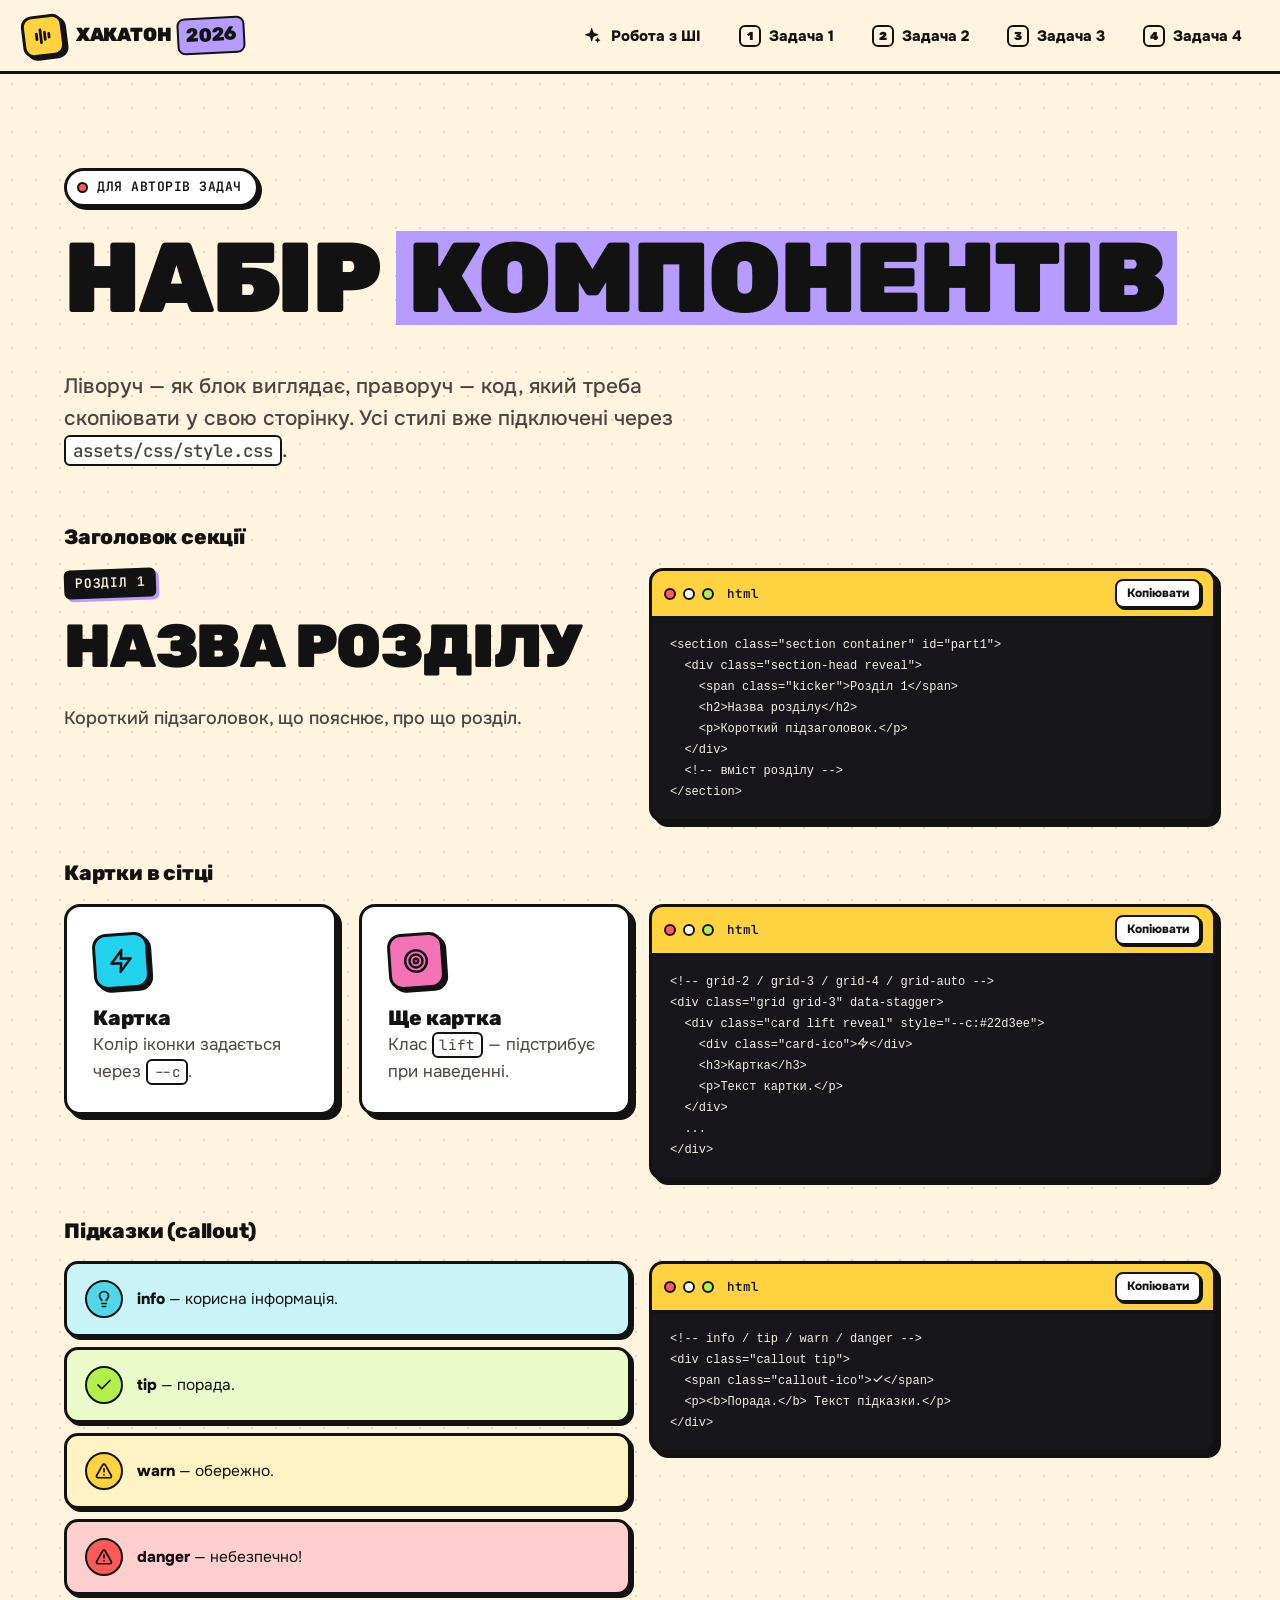
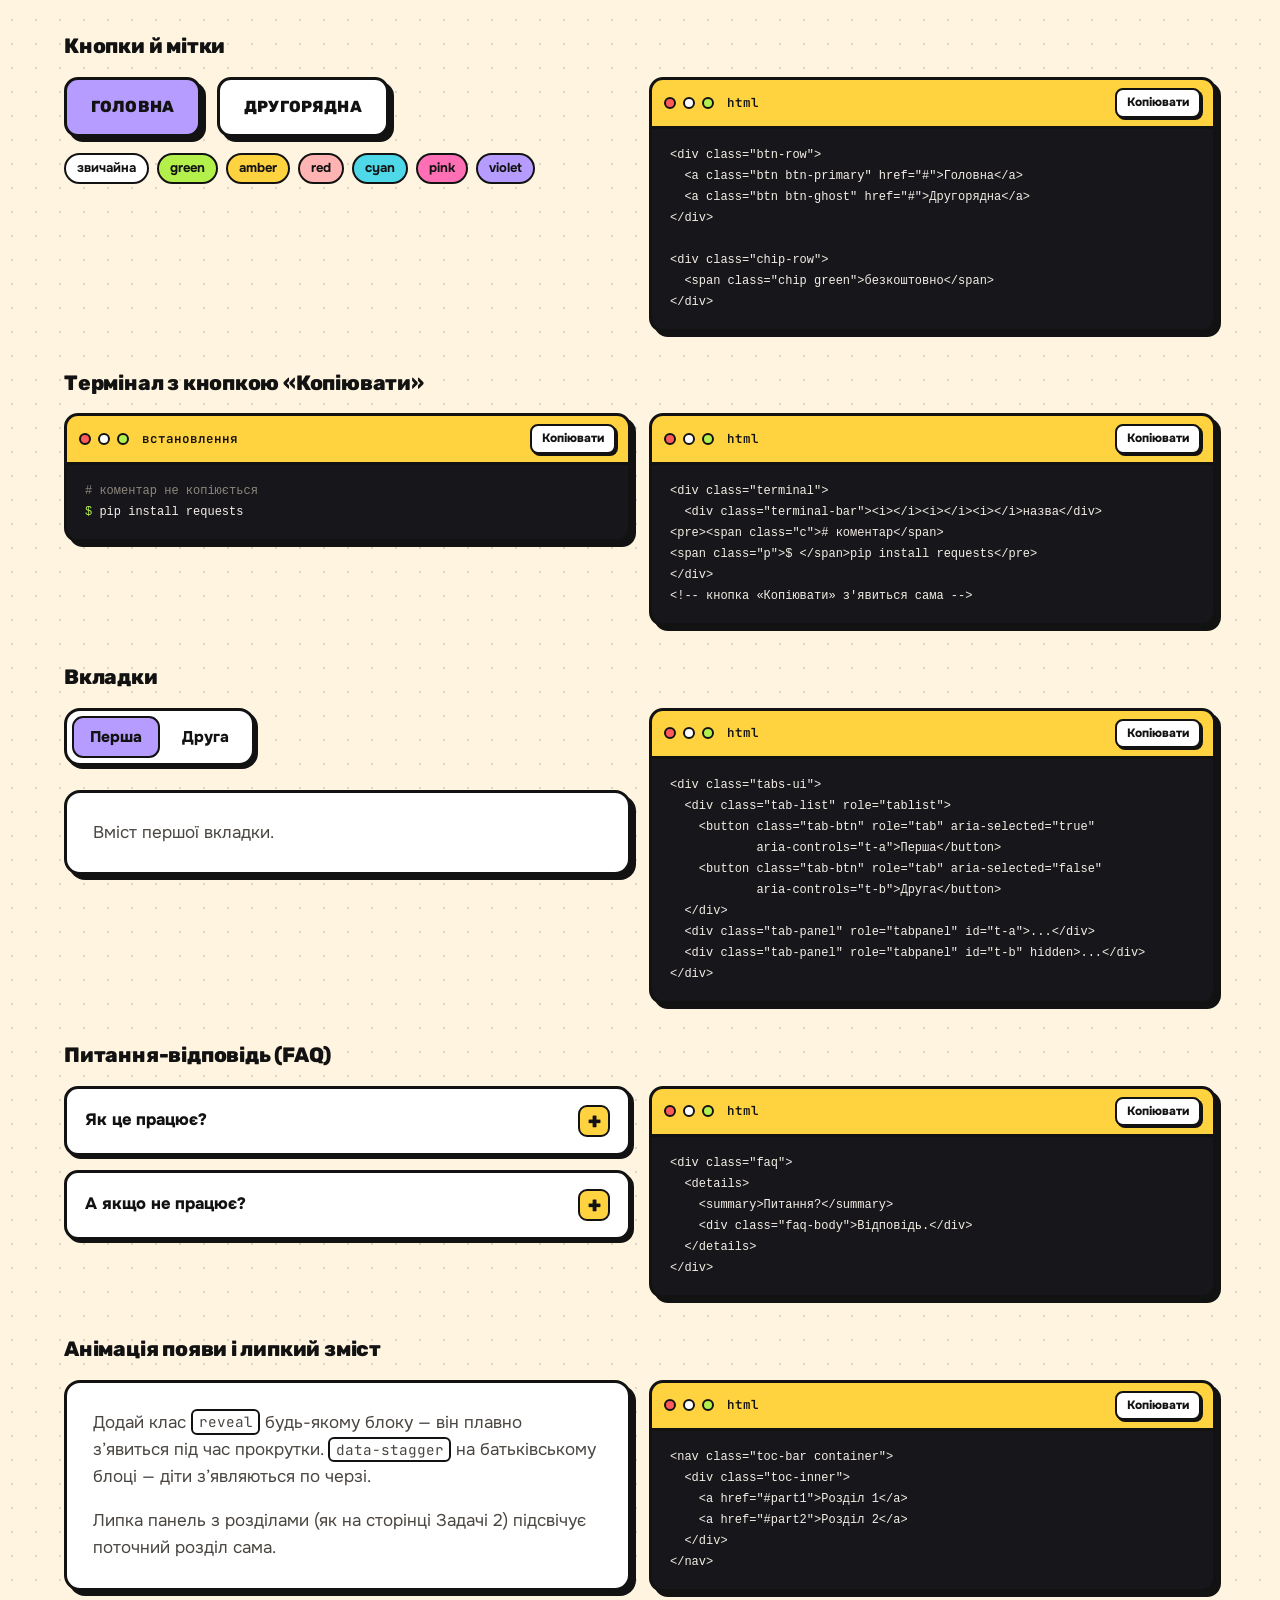
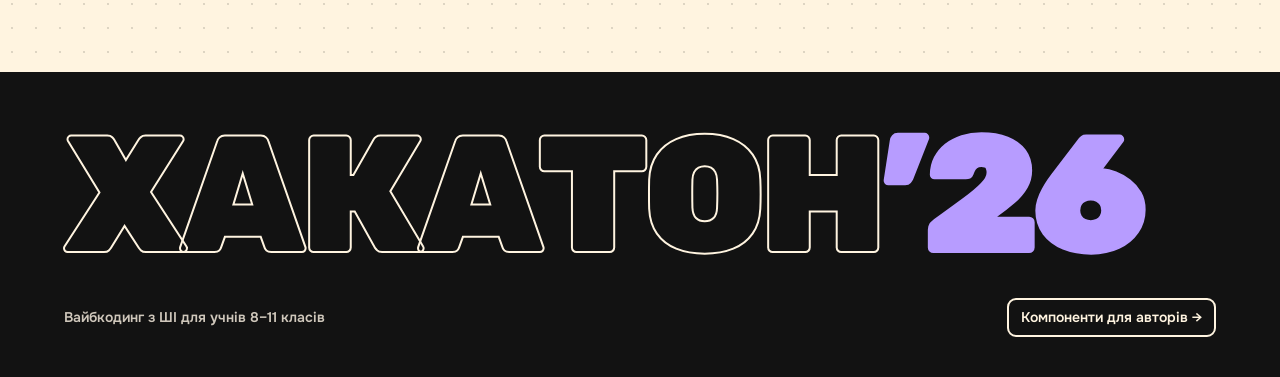
<file: components.html>
<!doctype html>
<html lang="uk">
<head>
  <meta charset="utf-8">
  <meta name="site-version" content="16">
  <meta name="viewport" content="width=device-width, initial-scale=1, viewport-fit=cover">
  <title>Компоненти для авторів — Хакатон 2026</title>
  <meta name="description" content="Готові блоки дизайну сайту хакатону: копіюй і вставляй.">
  <meta name="theme-color" content="#fff4e0">
  <link rel="icon" href="assets/img/favicon.svg" type="image/svg+xml">
  <link rel="preconnect" href="https://fonts.googleapis.com">
  <link rel="preconnect" href="https://fonts.gstatic.com" crossorigin>
  <link rel="stylesheet" href="https://fonts.googleapis.com/css2?family=Rubik:wght@500;700;800;900&family=Onest:wght@400;500;600;700;800&family=JetBrains+Mono:wght@400;600&display=swap">
  <link rel="stylesheet" href="assets/css/style.css?v=16">
  <style>
    .demo { display: grid; grid-template-columns: 1fr 1fr; gap: 18px; align-items: start; margin-bottom: 40px; }
    .demo > * { min-width: 0; }
    .demo h3 { grid-column: 1 / -1; margin: 0; }
    .demo .terminal pre { font-size: 12px; max-height: 340px; }
    @media (max-width: 860px) { .demo { grid-template-columns: 1fr; } }
  </style>
  <script src="assets/js/main.js?v=16"></script>
</head>
<body data-page="home">
<site-nav></site-nav>

<main id="main" class="page">
  <section class="page-hero container">
    <span class="eyebrow reveal"><span class="dot"></span> Для авторів задач</span>
    <h1 class="reveal">Набір <span class="grad-text">компонентів</span></h1>
    <p class="lead reveal">Ліворуч — як блок виглядає, праворуч — код, який треба скопіювати у свою сторінку. Усі стилі вже підключені через <code>assets/css/style.css</code>.</p>
  </section>

  <section class="container">

    <div class="demo">
      <h3>Заголовок секції</h3>
      <div class="section-head" style="margin:0">
        <span class="kicker">Розділ 1</span>
        <h2>Назва розділу</h2>
        <p>Короткий підзаголовок, що пояснює, про що розділ.</p>
      </div>
<div class="terminal"><div class="terminal-bar"><i></i><i></i><i></i>html</div><pre>&lt;section class="section container" id="part1"&gt;
  &lt;div class="section-head reveal"&gt;
    &lt;span class="kicker"&gt;Розділ 1&lt;/span&gt;
    &lt;h2&gt;Назва розділу&lt;/h2&gt;
    &lt;p&gt;Короткий підзаголовок.&lt;/p&gt;
  &lt;/div&gt;
  &lt;!-- вміст розділу --&gt;
&lt;/section&gt;</pre></div>
    </div>

    <div class="demo">
      <h3>Картки в сітці</h3>
      <div class="grid grid-2">
        <div class="card" style="--c:#22d3ee"><div class="card-ico"><svg class="i"><use href="#i-zap"/></svg></div><h3>Картка</h3><p>Колір іконки задається через <code>--c</code>.</p></div>
        <div class="card lift" style="--c:#f472b6"><div class="card-ico"><svg class="i"><use href="#i-target"/></svg></div><h3>Ще картка</h3><p>Клас <code>lift</code> — підстрибує при наведенні.</p></div>
      </div>
<div class="terminal"><div class="terminal-bar"><i></i><i></i><i></i>html</div><pre>&lt;!-- grid-2 / grid-3 / grid-4 / grid-auto --&gt;
&lt;div class="grid grid-3" data-stagger&gt;
  &lt;div class="card lift reveal" style="--c:#22d3ee"&gt;
    &lt;div class="card-ico"&gt;<svg class="i"><use href="#i-zap"/></svg>&lt;/div&gt;
    &lt;h3&gt;Картка&lt;/h3&gt;
    &lt;p&gt;Текст картки.&lt;/p&gt;
  &lt;/div&gt;
  ...
&lt;/div&gt;</pre></div>
    </div>

    <div class="demo">
      <h3>Підказки (callout)</h3>
      <div style="display:grid;gap:10px">
        <div class="callout info"><span class="callout-ico"><svg class="i"><use href="#i-bulb"/></svg></span><p><b>info</b> — корисна інформація.</p></div>
        <div class="callout tip"><span class="callout-ico"><svg class="i"><use href="#i-check"/></svg></span><p><b>tip</b> — порада.</p></div>
        <div class="callout warn"><span class="callout-ico"><svg class="i"><use href="#i-alert"/></svg></span><p><b>warn</b> — обережно.</p></div>
        <div class="callout danger"><span class="callout-ico"><svg class="i"><use href="#i-alert"/></svg></span><p><b>danger</b> — небезпечно!</p></div>
      </div>
<div class="terminal"><div class="terminal-bar"><i></i><i></i><i></i>html</div><pre>&lt;!-- info / tip / warn / danger --&gt;
&lt;div class="callout tip"&gt;
  &lt;span class="callout-ico"&gt;<svg class="i"><use href="#i-check"/></svg>&lt;/span&gt;
  &lt;p&gt;&lt;b&gt;Порада.&lt;/b&gt; Текст підказки.&lt;/p&gt;
&lt;/div&gt;</pre></div>
    </div>

    <div class="demo">
      <h3>Кнопки й мітки</h3>
      <div>
        <div class="btn-row" style="margin-bottom:16px"><a class="btn btn-primary" href="#">Головна</a><a class="btn btn-ghost" href="#">Другорядна</a></div>
        <div class="chip-row"><span class="chip">звичайна</span><span class="chip green">green</span><span class="chip amber">amber</span><span class="chip red">red</span><span class="chip cyan">cyan</span><span class="chip pink">pink</span><span class="chip violet">violet</span></div>
      </div>
<div class="terminal"><div class="terminal-bar"><i></i><i></i><i></i>html</div><pre>&lt;div class="btn-row"&gt;
  &lt;a class="btn btn-primary" href="#"&gt;Головна&lt;/a&gt;
  &lt;a class="btn btn-ghost" href="#"&gt;Другорядна&lt;/a&gt;
&lt;/div&gt;

&lt;div class="chip-row"&gt;
  &lt;span class="chip green"&gt;безкоштовно&lt;/span&gt;
&lt;/div&gt;</pre></div>
    </div>

    <div class="demo">
      <h3>Термінал з кнопкою «Копіювати»</h3>
      <div class="terminal"><div class="terminal-bar"><i></i><i></i><i></i>встановлення</div>
<pre><span class="c"># коментар не копіюється</span>
<span class="p">$ </span>pip install requests</pre></div>
<div class="terminal"><div class="terminal-bar"><i></i><i></i><i></i>html</div><pre>&lt;div class="terminal"&gt;
  &lt;div class="terminal-bar"&gt;&lt;i&gt;&lt;/i&gt;&lt;i&gt;&lt;/i&gt;&lt;i&gt;&lt;/i&gt;назва&lt;/div&gt;
&lt;pre&gt;&lt;span class="c"&gt;# коментар&lt;/span&gt;
&lt;span class="p"&gt;$ &lt;/span&gt;pip install requests&lt;/pre&gt;
&lt;/div&gt;
&lt;!-- кнопка «Копіювати» з'явиться сама --&gt;</pre></div>
    </div>

    <div class="demo">
      <h3>Вкладки</h3>
      <div class="tabs-ui">
        <div class="tab-list" role="tablist">
          <button class="tab-btn" role="tab" aria-selected="true" aria-controls="demo-a">Перша</button>
          <button class="tab-btn" role="tab" aria-selected="false" aria-controls="demo-b">Друга</button>
        </div>
        <div class="tab-panel card" role="tabpanel" id="demo-a"><p>Вміст першої вкладки.</p></div>
        <div class="tab-panel card" role="tabpanel" id="demo-b" hidden><p>Вміст другої вкладки.</p></div>
      </div>
<div class="terminal"><div class="terminal-bar"><i></i><i></i><i></i>html</div><pre>&lt;div class="tabs-ui"&gt;
  &lt;div class="tab-list" role="tablist"&gt;
    &lt;button class="tab-btn" role="tab" aria-selected="true"
            aria-controls="t-a"&gt;Перша&lt;/button&gt;
    &lt;button class="tab-btn" role="tab" aria-selected="false"
            aria-controls="t-b"&gt;Друга&lt;/button&gt;
  &lt;/div&gt;
  &lt;div class="tab-panel" role="tabpanel" id="t-a"&gt;...&lt;/div&gt;
  &lt;div class="tab-panel" role="tabpanel" id="t-b" hidden&gt;...&lt;/div&gt;
&lt;/div&gt;</pre></div>
    </div>

    <div class="demo">
      <h3>Питання-відповідь (FAQ)</h3>
      <div class="faq">
        <details><summary>Як це працює?</summary><div class="faq-body">Ось так.</div></details>
        <details><summary>А якщо не працює?</summary><div class="faq-body">Спитай ШІ.</div></details>
      </div>
<div class="terminal"><div class="terminal-bar"><i></i><i></i><i></i>html</div><pre>&lt;div class="faq"&gt;
  &lt;details&gt;
    &lt;summary&gt;Питання?&lt;/summary&gt;
    &lt;div class="faq-body"&gt;Відповідь.&lt;/div&gt;
  &lt;/details&gt;
&lt;/div&gt;</pre></div>
    </div>

    <div class="demo">
      <h3>Анімація появи і липкий зміст</h3>
      <div class="card"><p>Додай клас <code>reveal</code> будь-якому блоку — він плавно з’явиться під час прокрутки. <code>data-stagger</code> на батьківському блоці — діти з’являються по черзі.</p><p>Липка панель з розділами (як на сторінці Задачі 2) підсвічує поточний розділ сама.</p></div>
<div class="terminal"><div class="terminal-bar"><i></i><i></i><i></i>html</div><pre>&lt;nav class="toc-bar container"&gt;
  &lt;div class="toc-inner"&gt;
    &lt;a href="#part1"&gt;Розділ 1&lt;/a&gt;
    &lt;a href="#part2"&gt;Розділ 2&lt;/a&gt;
  &lt;/div&gt;
&lt;/nav&gt;</pre></div>
    </div>

  </section>
</main>

<site-footer></site-footer>
</body>
</html>
</file>
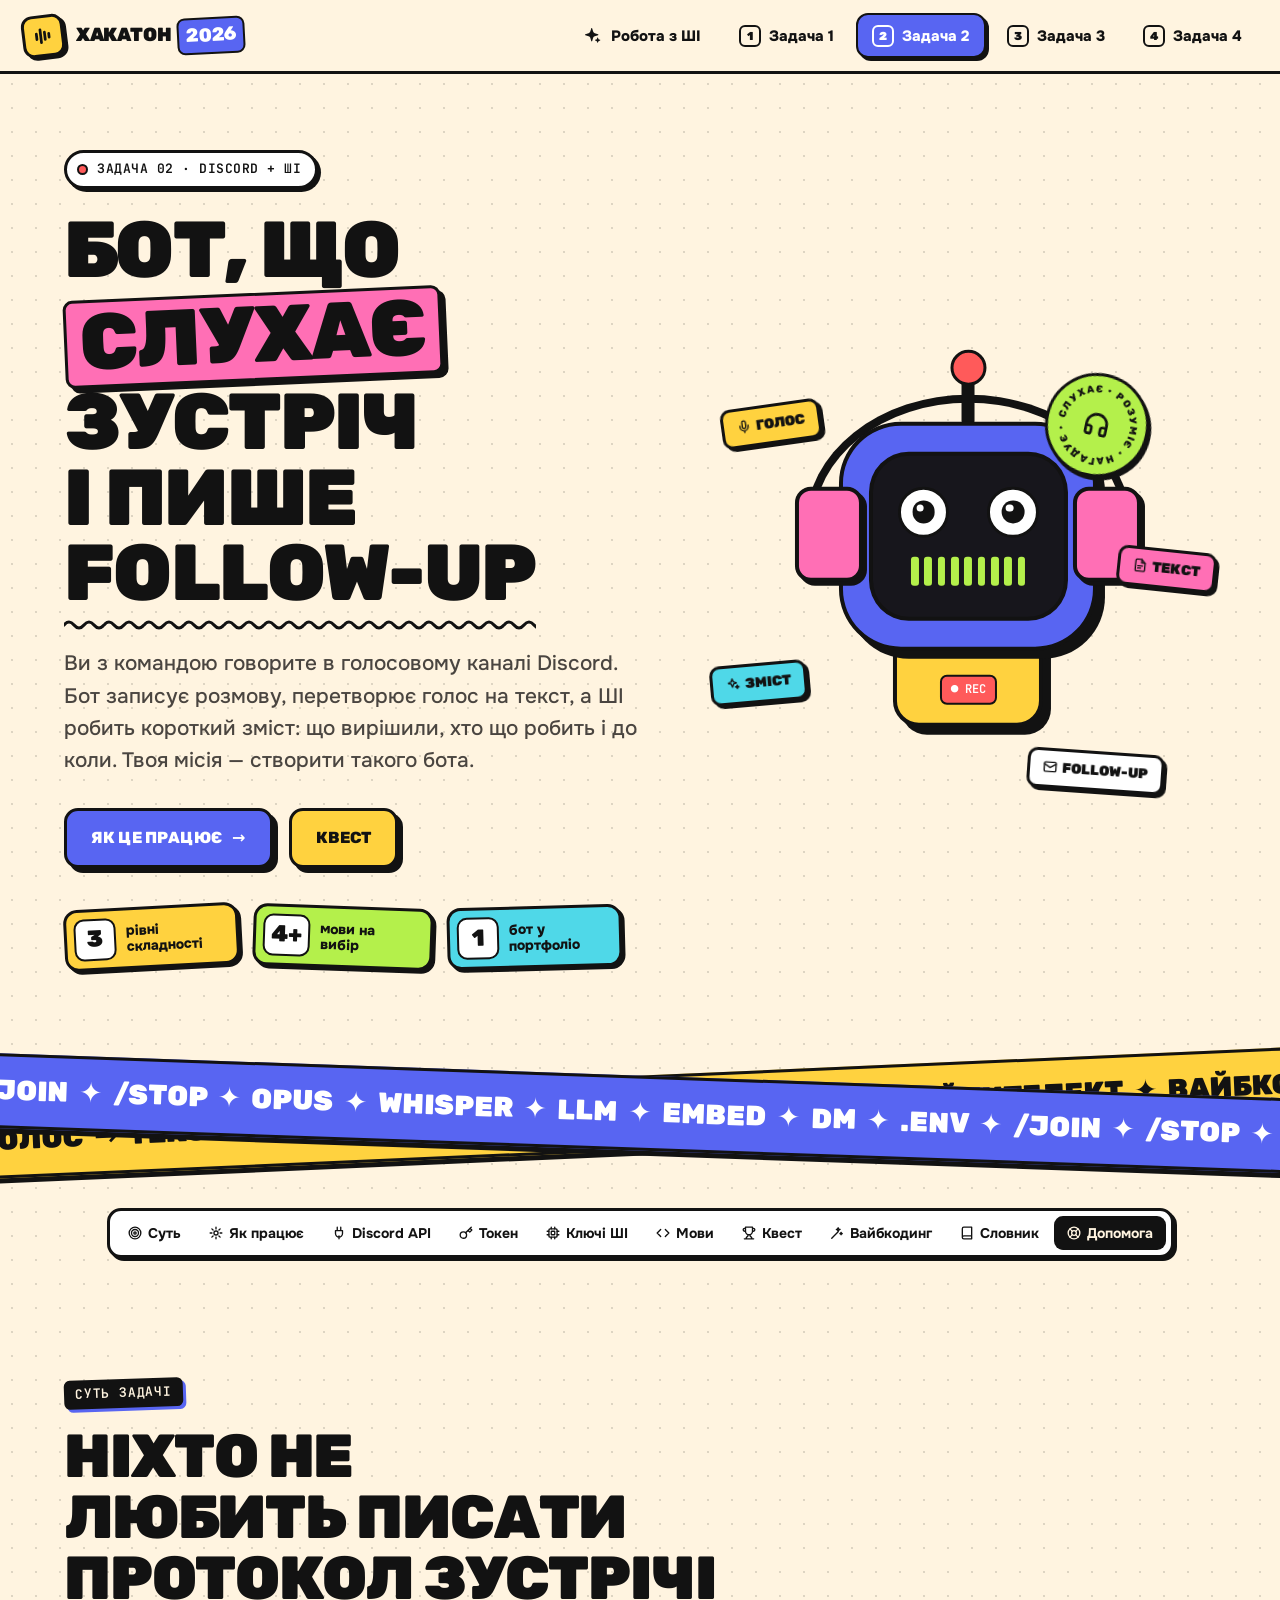
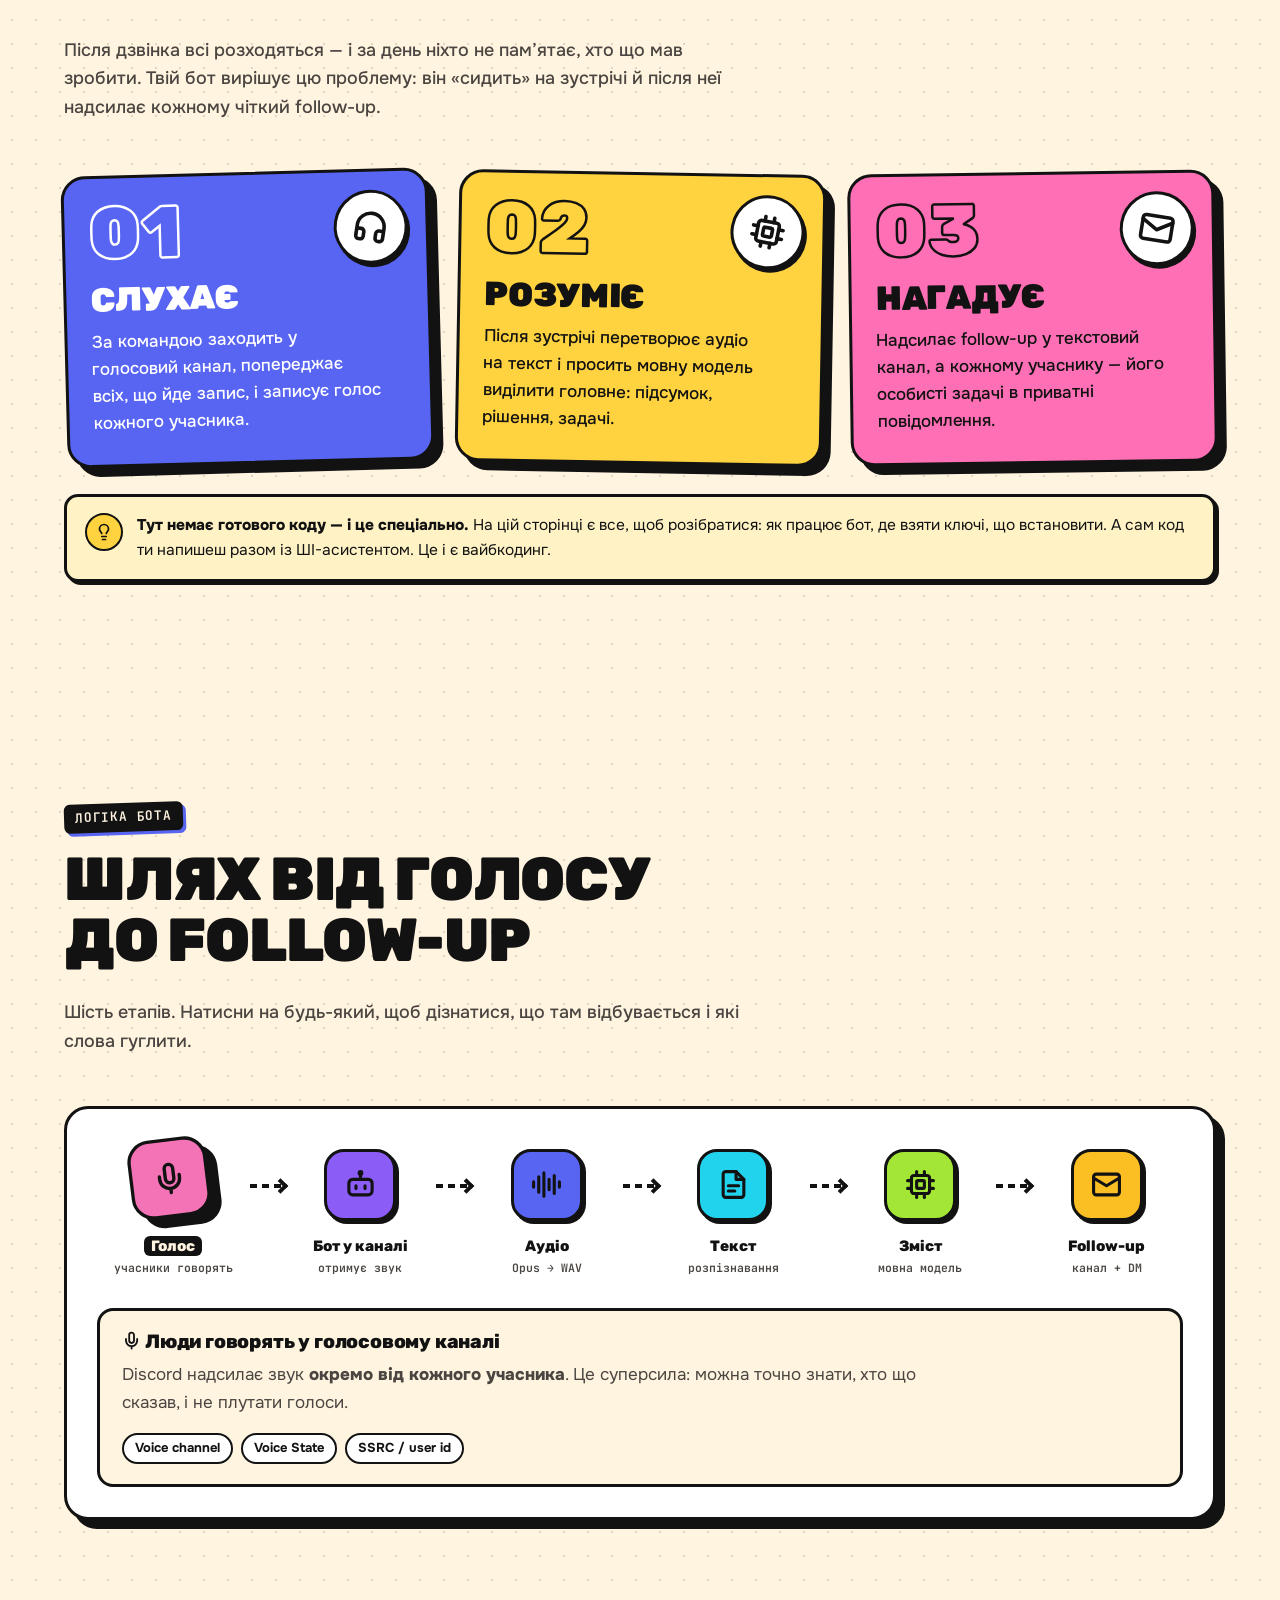
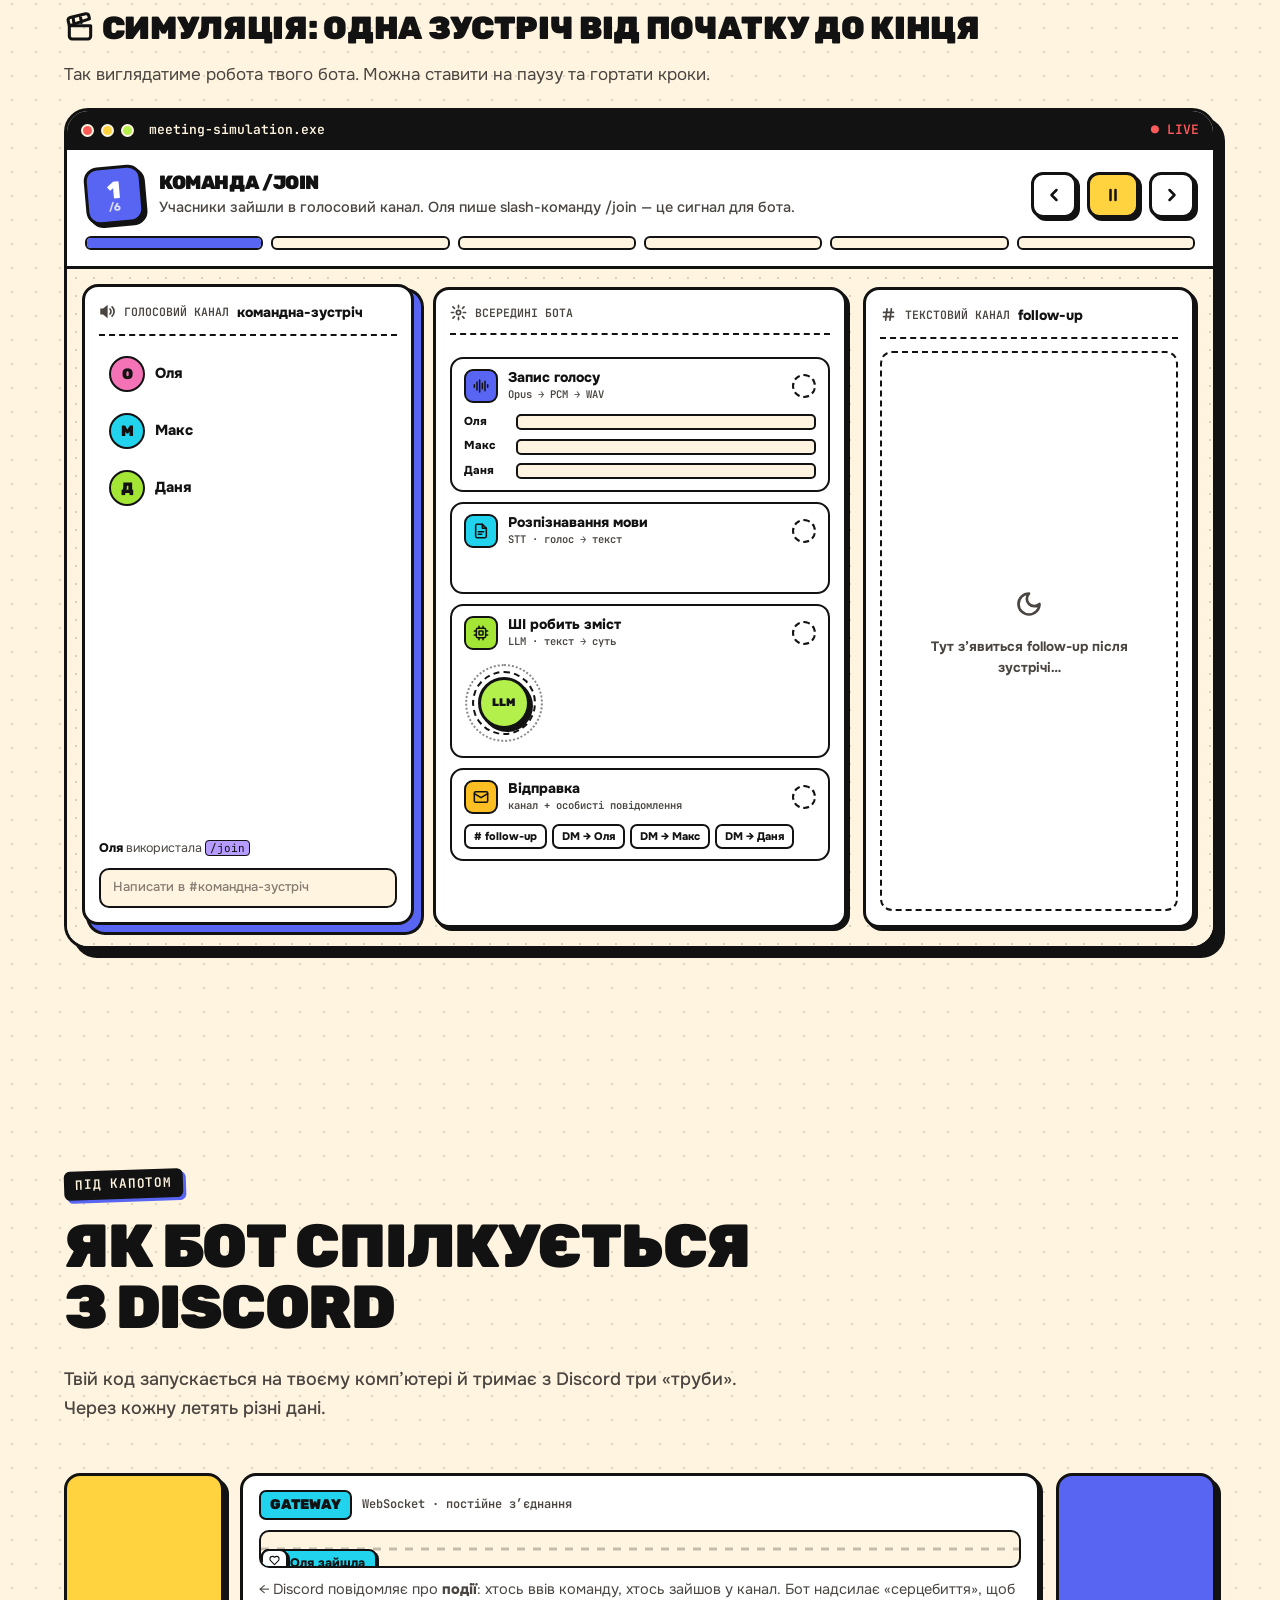
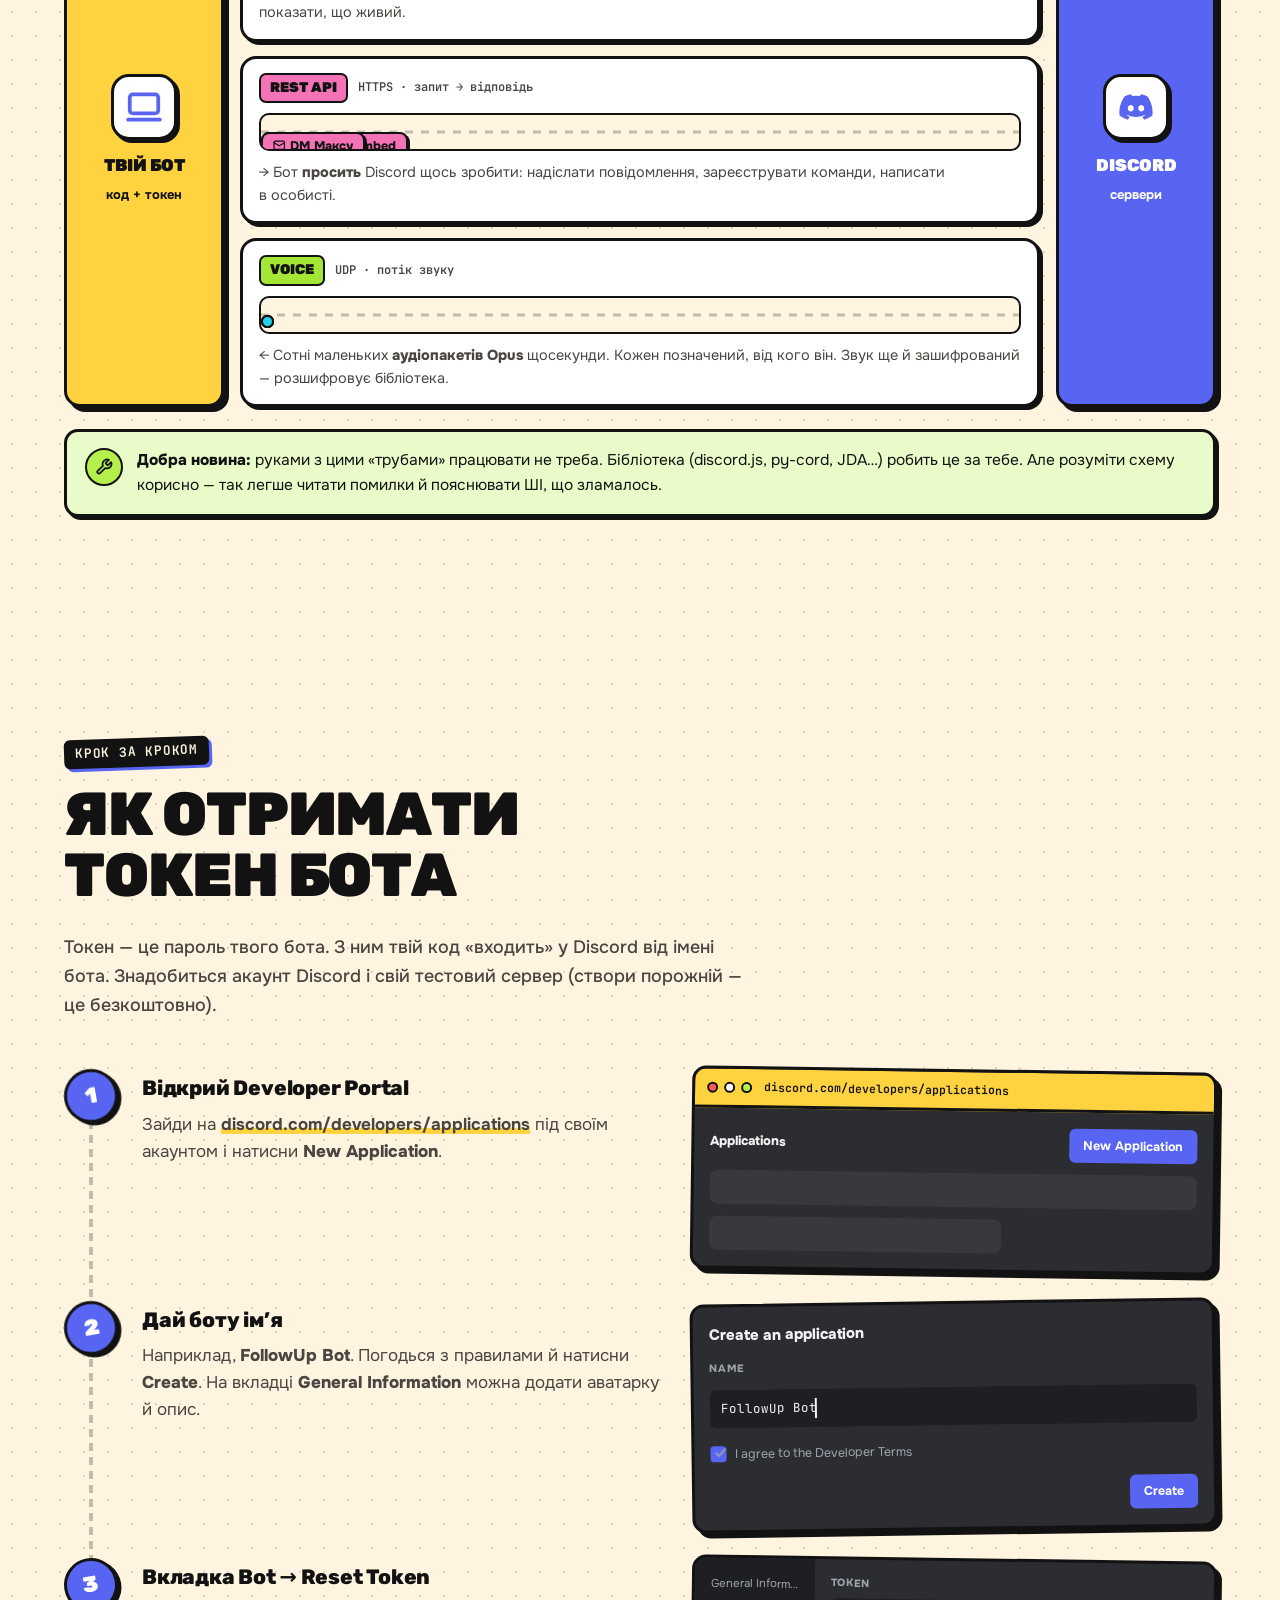
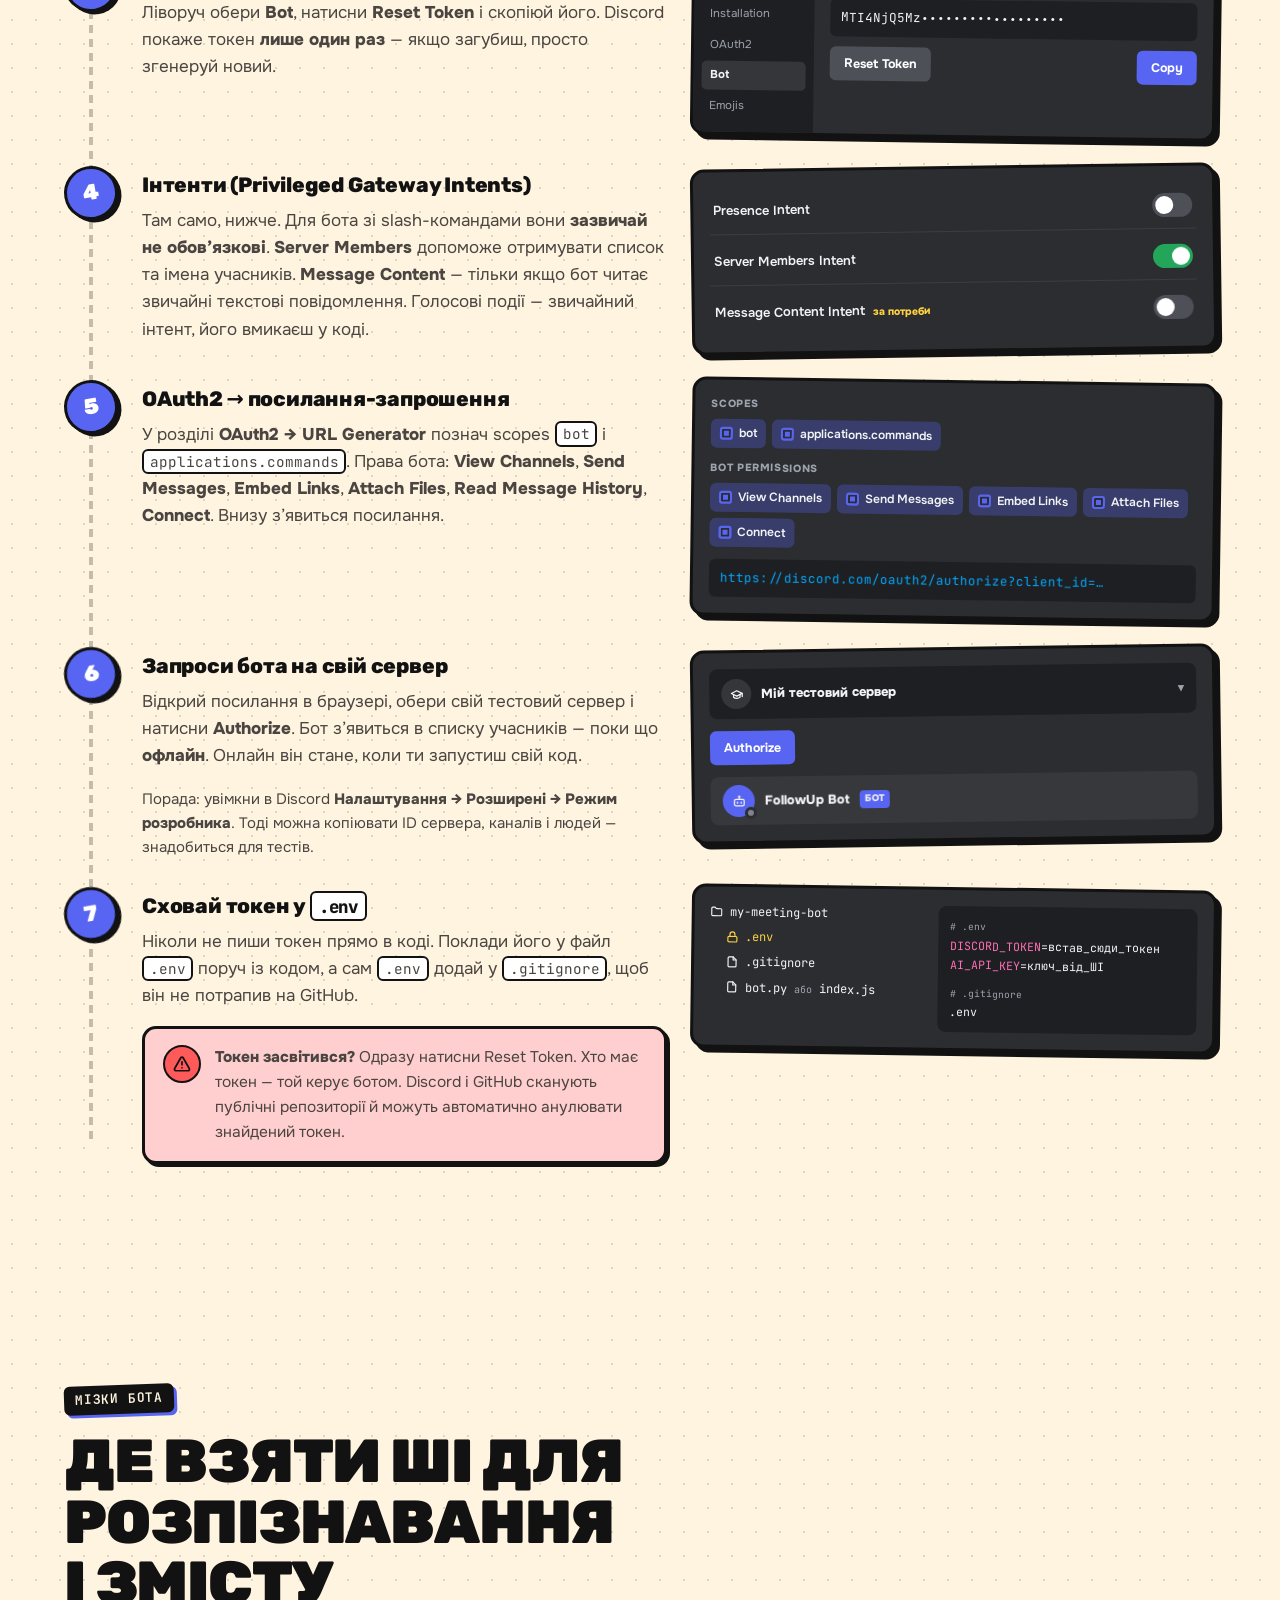
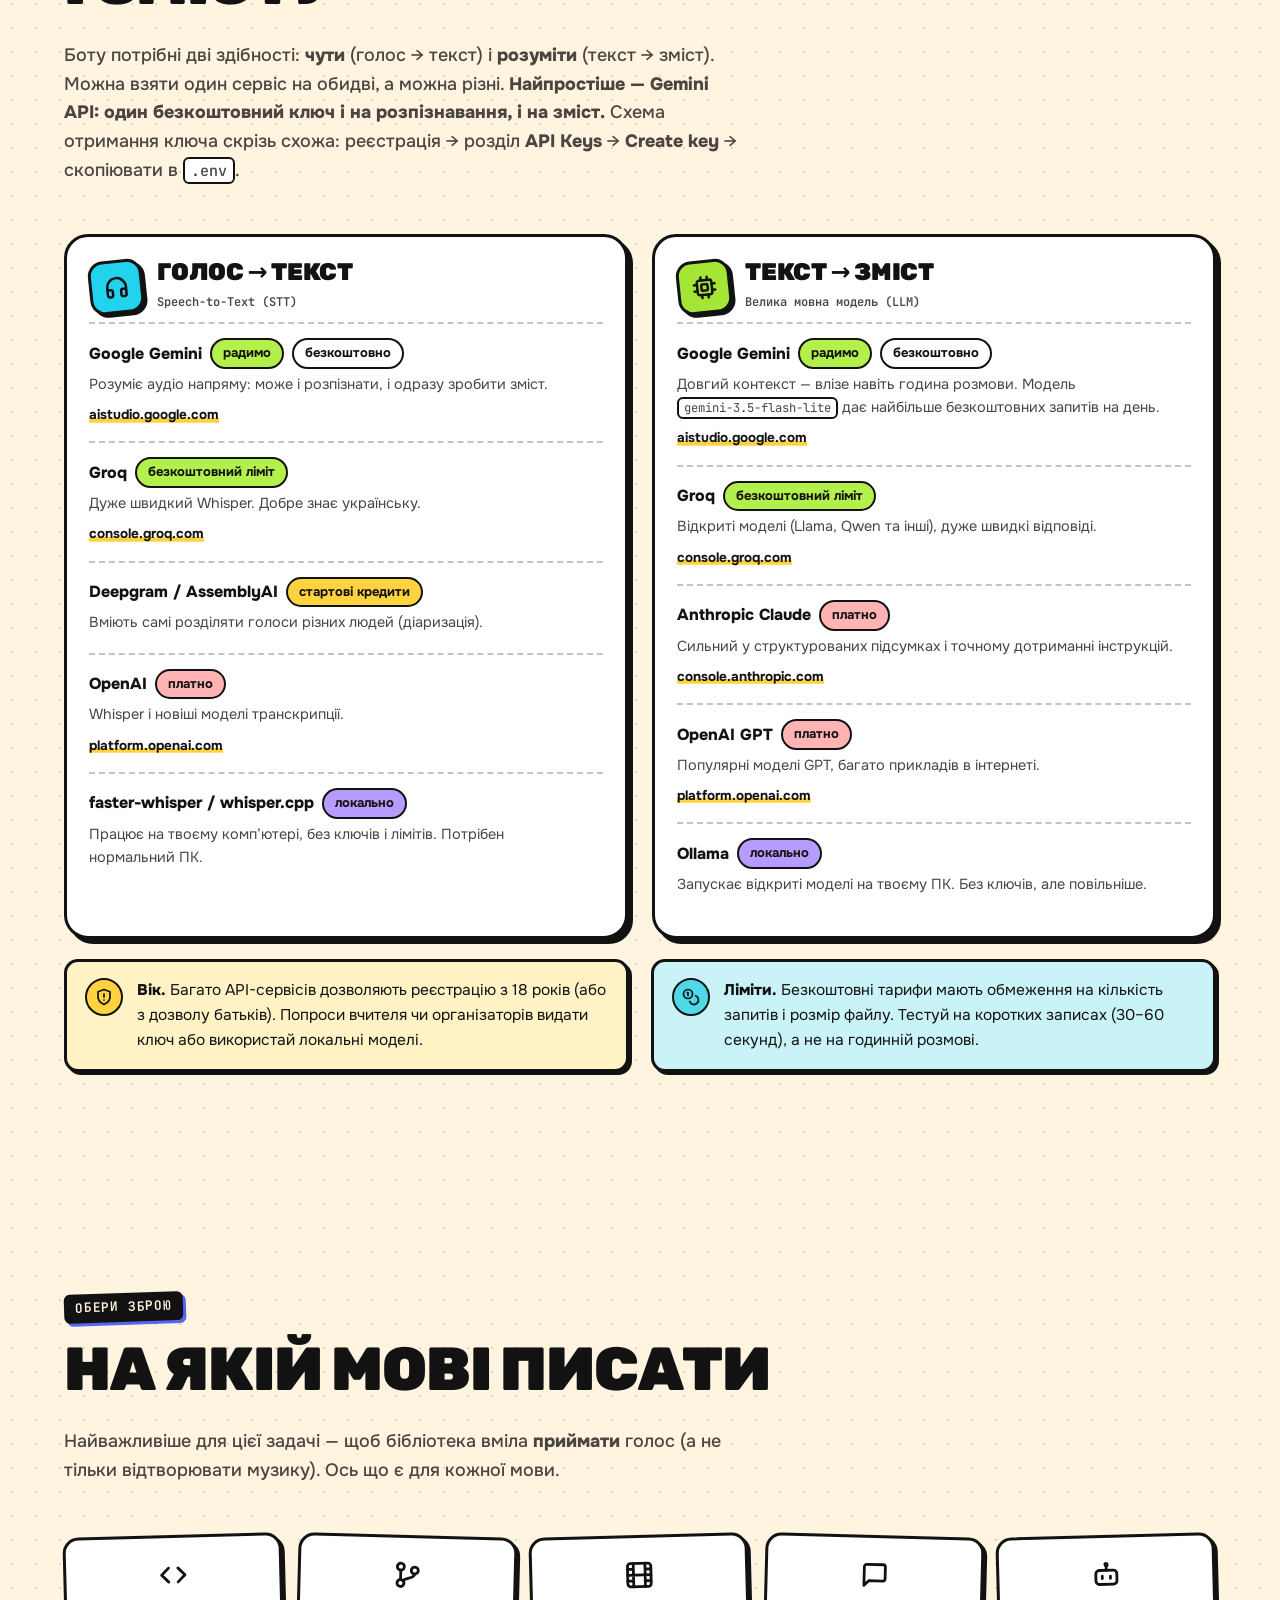
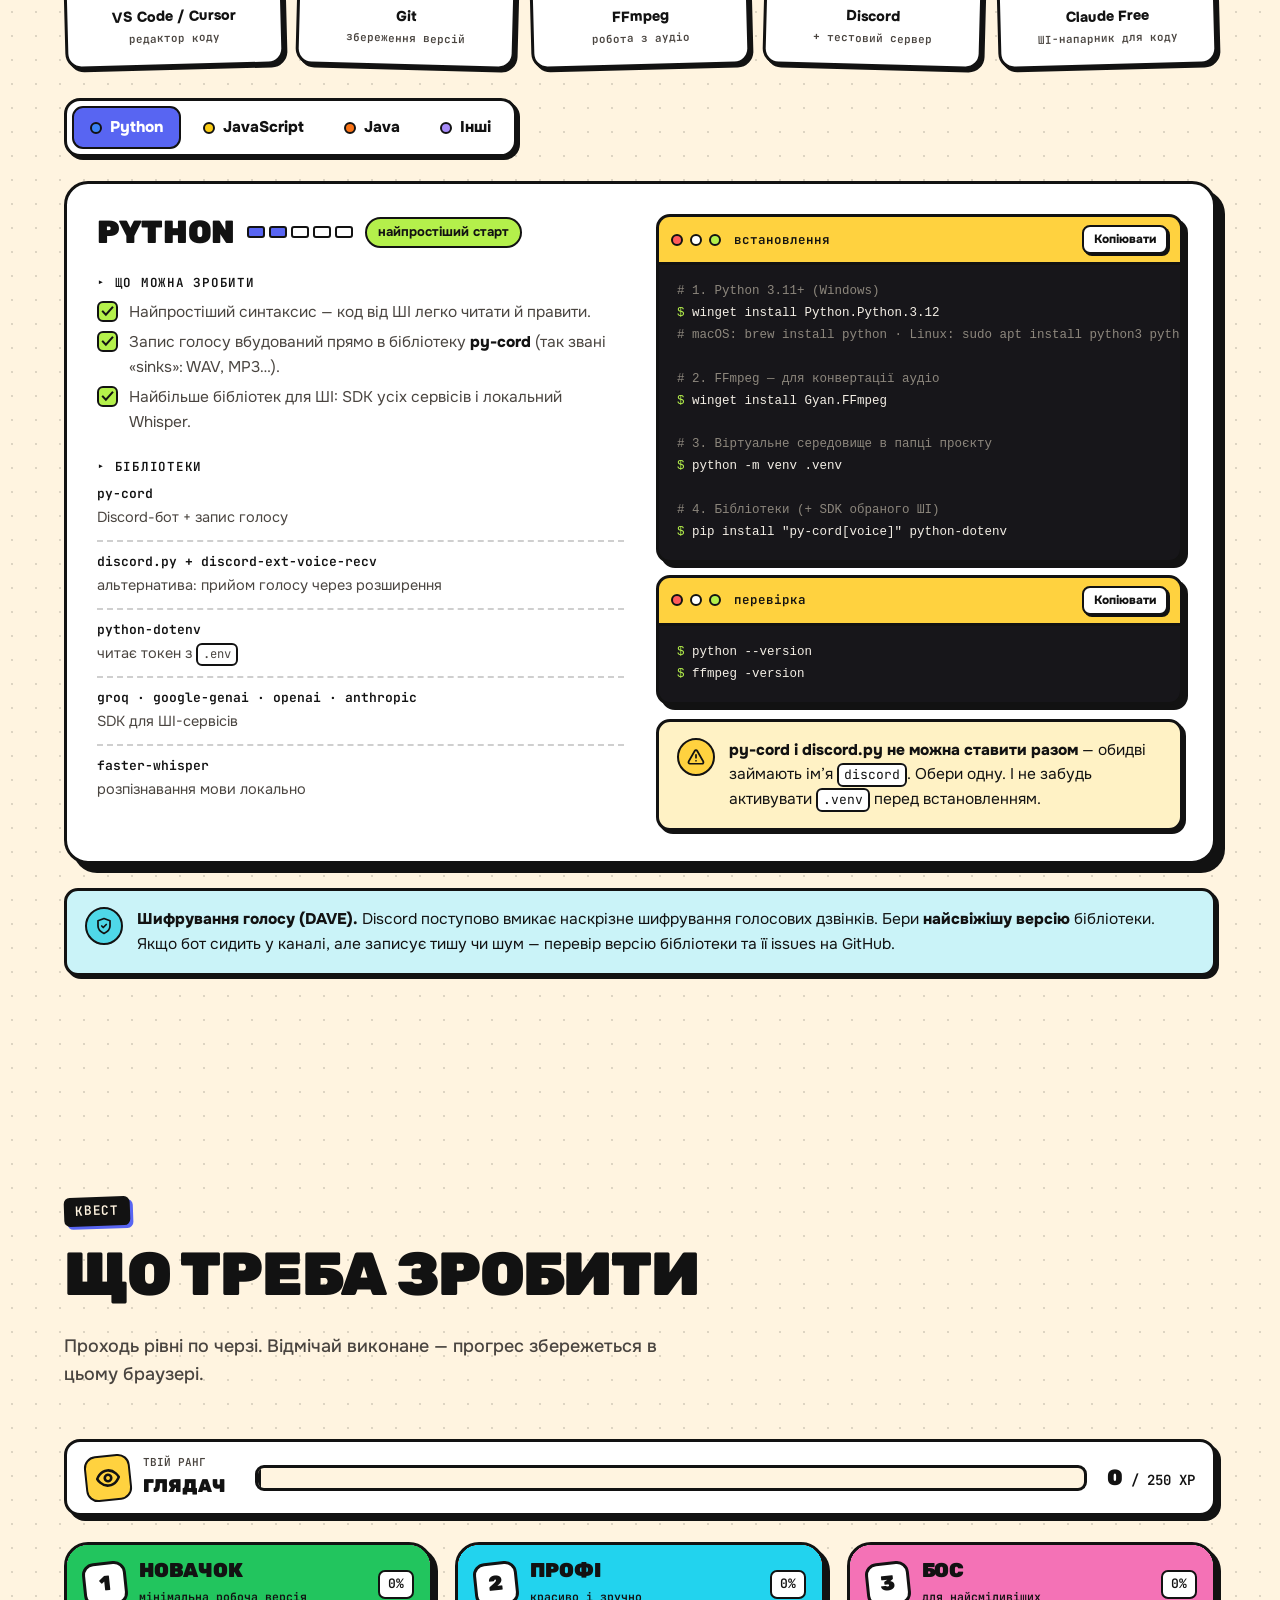
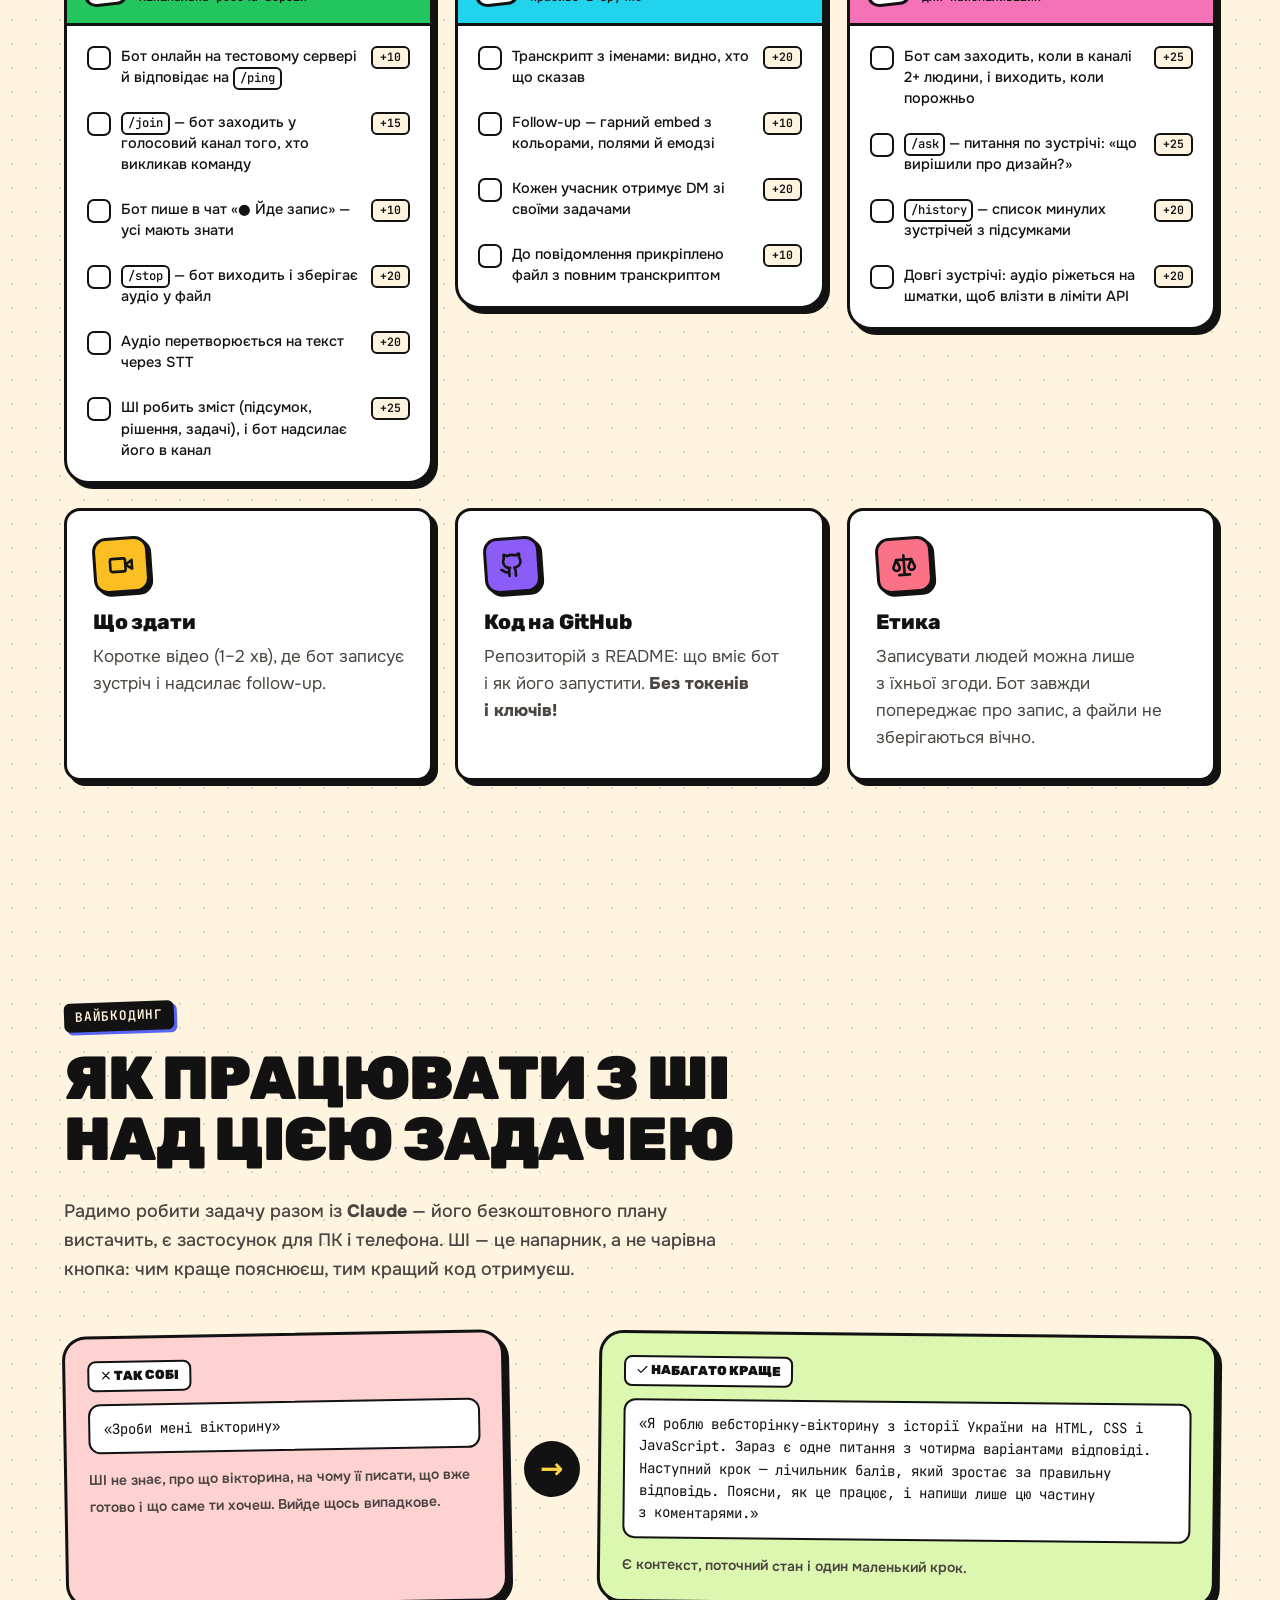
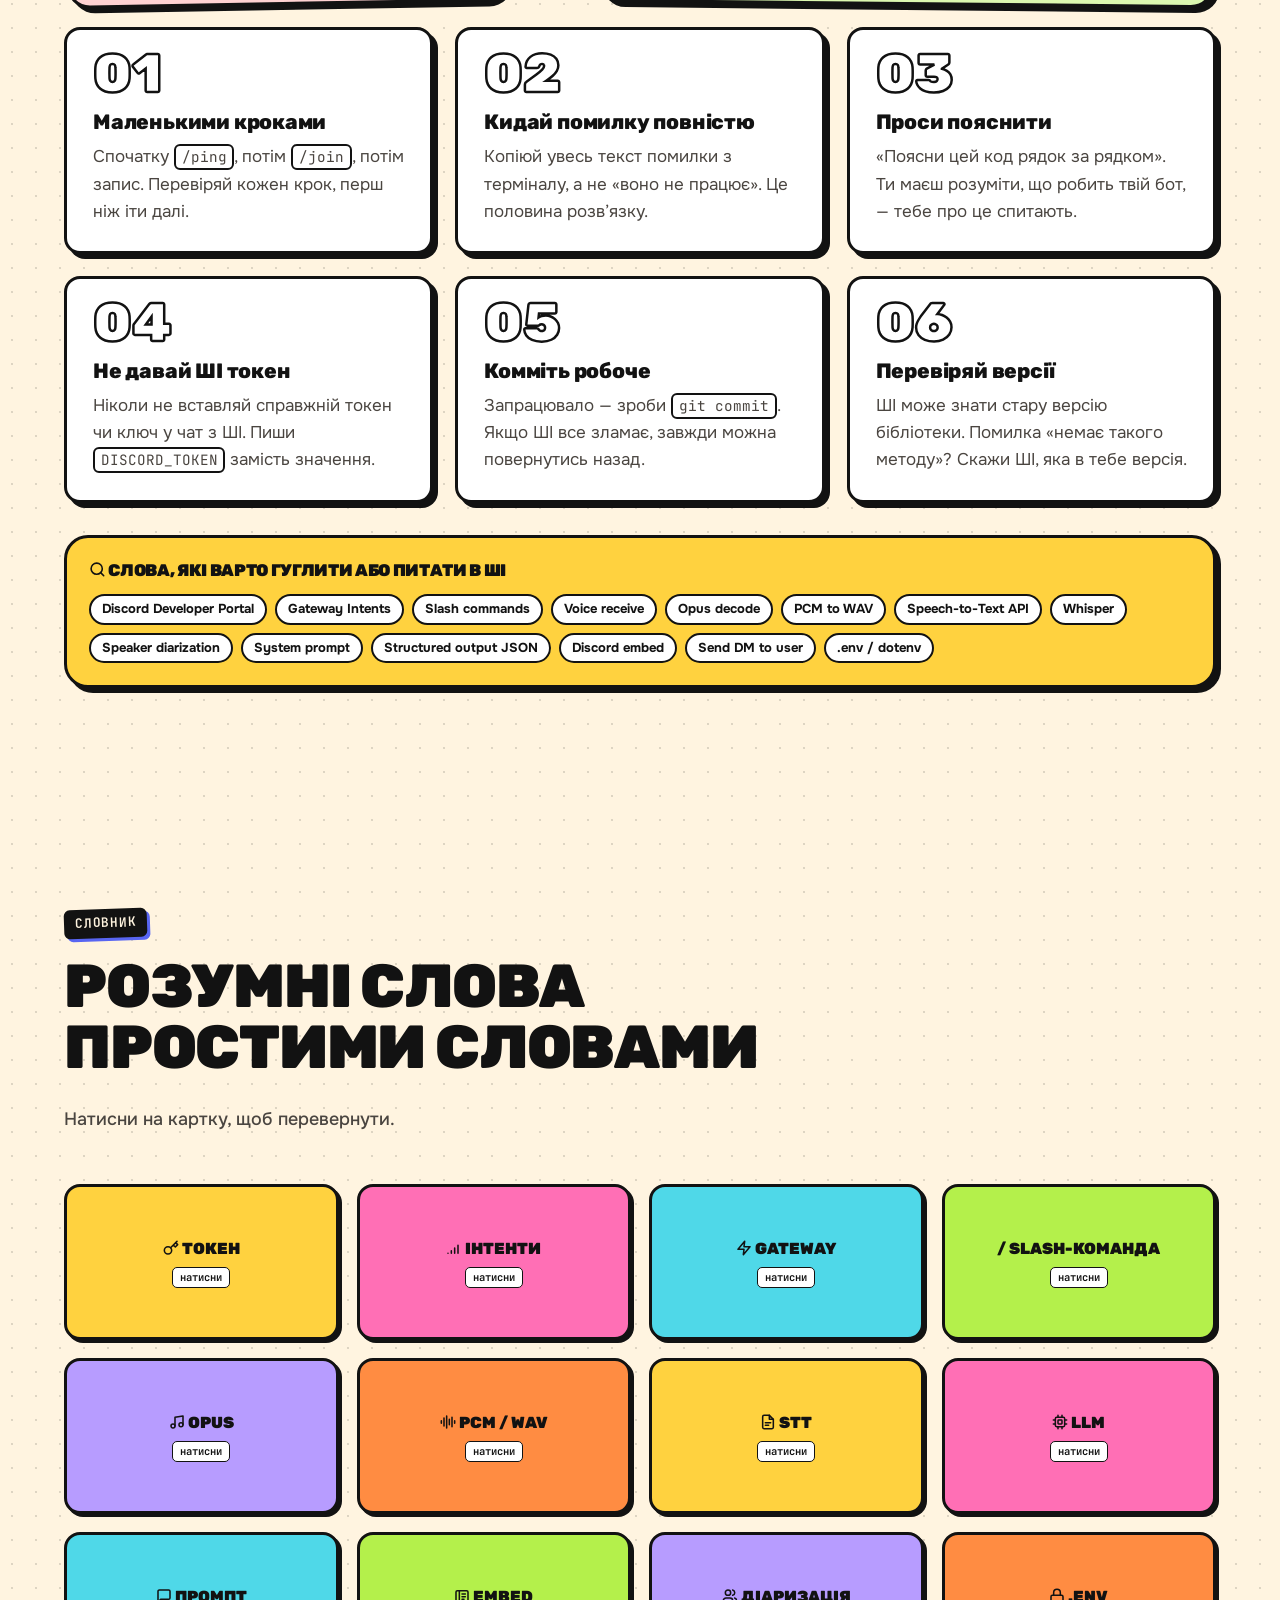
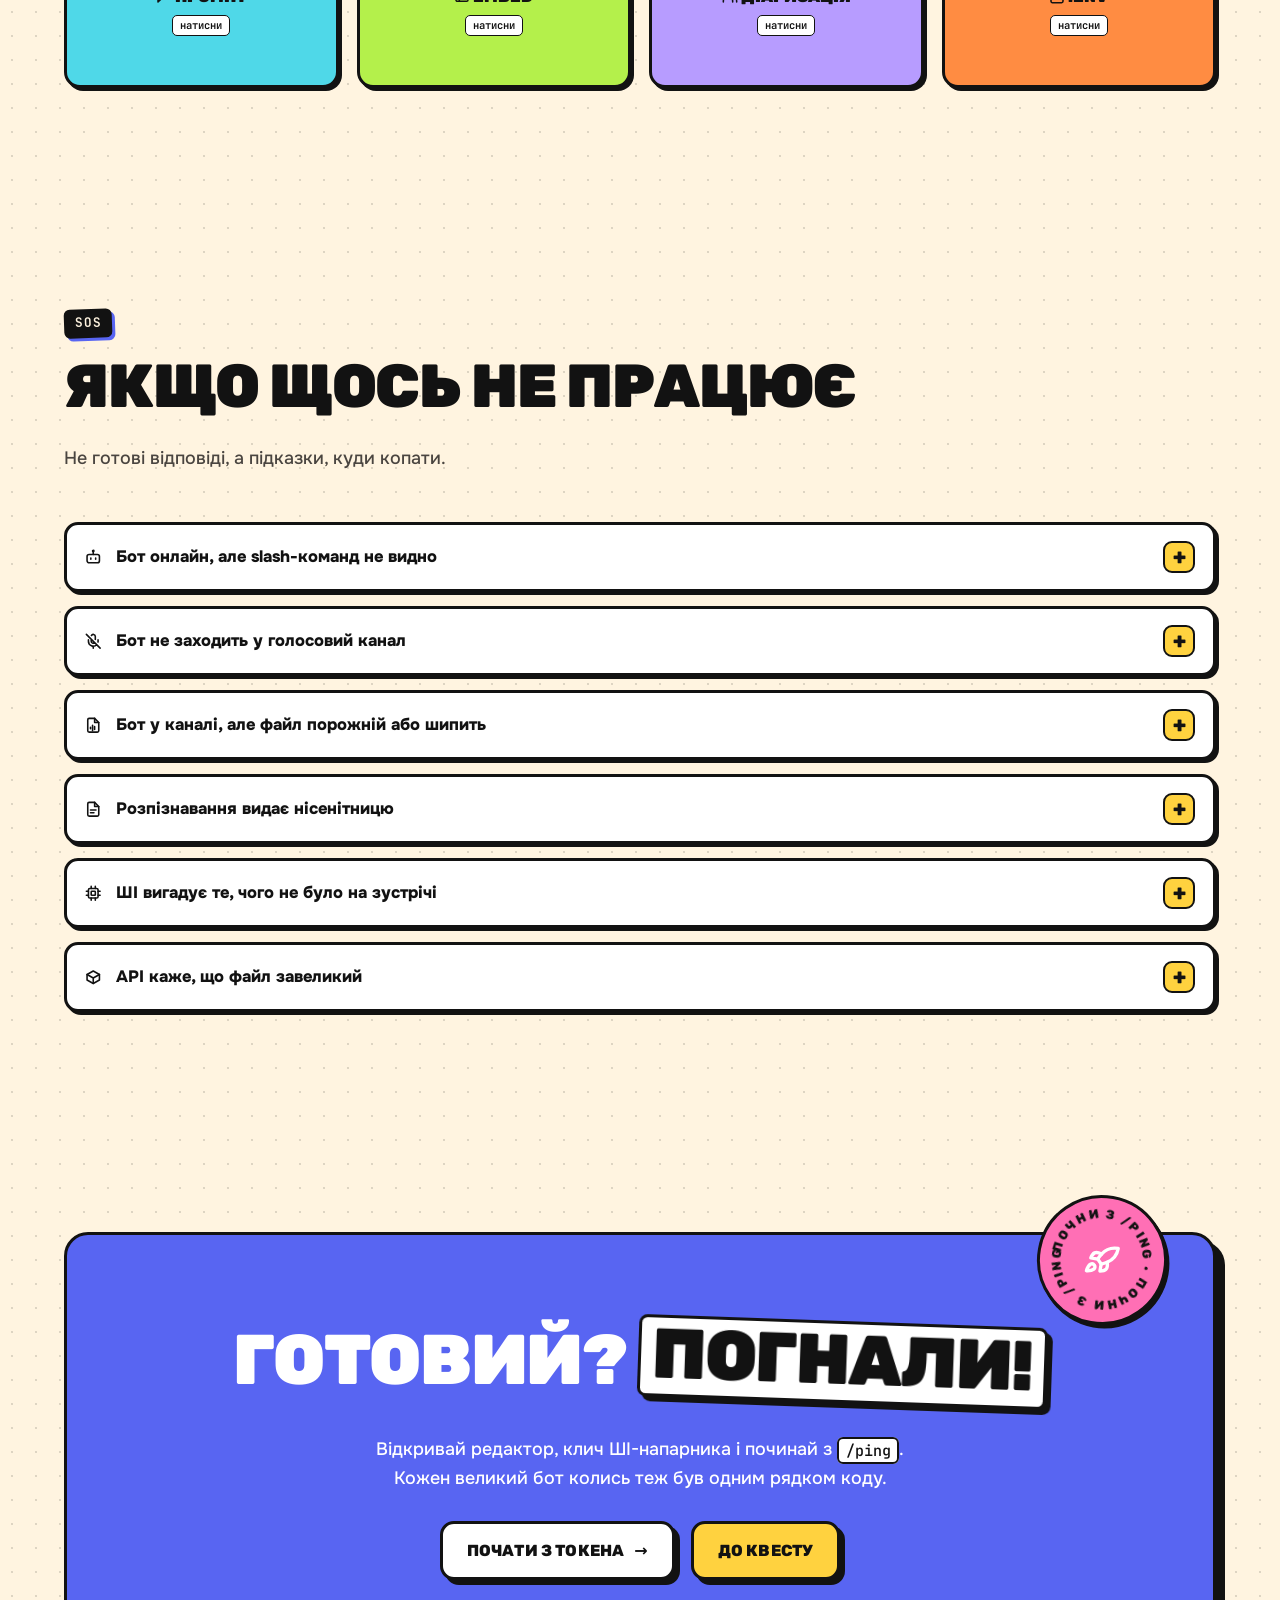
<file: task-2.html>
<!doctype html>
<html lang="uk">
<head>
  <meta charset="utf-8">
  <meta name="site-version" content="16">
  <meta name="viewport" content="width=device-width, initial-scale=1, viewport-fit=cover">
  <title>Задача 2 · Discord-бот для зустрічей — Хакатон 2026</title>
  <meta name="description" content="Створи Discord-бота, який слухає зустріч у голосовому каналі і надсилає учасникам follow-up зі змістом, рішеннями та задачами.">
  <meta name="theme-color" content="#fff4e0">
  <link rel="icon" href="assets/img/favicon.svg" type="image/svg+xml">
  <link rel="preconnect" href="https://fonts.googleapis.com">
  <link rel="preconnect" href="https://fonts.gstatic.com" crossorigin>
  <link rel="stylesheet" href="https://fonts.googleapis.com/css2?family=Rubik:wght@500;700;800;900&family=Onest:wght@400;500;600;700;800&family=JetBrains+Mono:wght@400;600&display=swap">
  <link rel="stylesheet" href="assets/css/style.css?v=16">
  <link rel="stylesheet" href="assets/css/task2.css?v=16">
  <script src="assets/js/main.js?v=16"></script>
  <script src="assets/js/task2.js?v=16" defer></script>
</head>
<body data-page="task-2">
<site-nav></site-nav>

<main id="main" class="page">

  <!-- ============ HERO ============ -->
  <section class="t2-hero container">
    <div class="t2-hero-copy">
      <span class="eyebrow reveal"><span class="dot"></span> Задача 02 · Discord + ШІ</span>
      <h1 class="reveal">Бот, що <span class="mark-box" style="--mc:var(--pink);--mt:var(--ink)">слухає</span> зустріч і&nbsp;пише <span class="squiggle">follow-up</span></h1>
      <p class="lead reveal">Ви з командою говорите в голосовому каналі Discord. Бот записує розмову, перетворює голос на текст, а ШІ робить короткий зміст: що вирішили, хто що робить і до коли. Твоя місія — створити такого бота.</p>
      <div class="btn-row reveal">
        <a class="btn btn-primary" href="#how">Як це працює <span class="arr">→</span></a>
        <a class="btn btn-yellow" href="#quest">Квест</a>
      </div>
      <ul class="t2-stats reveal">
        <li style="--c:var(--yellow);--r:-3deg"><b>3</b><span>рівні складності</span></li>
        <li style="--c:var(--lime);--r:2deg"><b>4+</b><span>мови на вибір</span></li>
        <li style="--c:var(--cyan);--r:-1.5deg"><b>1</b><span>бот у портфоліо</span></li>
      </ul>
    </div>

    <div class="bot-stage reveal" aria-hidden="true">
      <div class="spin-badge t2-badge" style="--sb:104px;--sb-bg:var(--lime)">
        <svg viewBox="0 0 100 100"><defs><path id="badgeCircle" d="M50,50 m-38,0 a38,38 0 1,1 76,0 a38,38 0 1,1 -76,0"/></defs><text><textPath href="#badgeCircle">слухає • розуміє • нагадує • </textPath></text></svg>
        <span><svg class="i"><use href="#i-headphones"/></svg></span>
      </div>
      <div class="voice-bubbles">
        <span style="--d:0s">хто робить слайди?</span>
        <span style="--d:2.4s">тексти на мені!</span>
        <span style="--d:4.8s">зустріч у четвер!</span>
      </div>
      <div class="bigbot" id="bigbot">
        <div class="bb-antenna"><i></i></div>
        <div class="bb-phones"><i class="l"></i><i class="r"></i></div>
        <div class="bb-head">
          <div class="bb-screen">
            <div class="bb-eyes"><span class="eye"><i></i></span><span class="eye"><i></i></span></div>
            <div class="bb-mouth"><i></i><i></i><i></i><i></i><i></i><i></i><i></i><i></i><i></i></div>
          </div>
        </div>
        <div class="bb-body"><span class="bb-rec">● REC</span></div>
      </div>
      <span class="sticker st1" style="--c:var(--yellow);--r:-8deg"><svg class="i"><use href="#i-mic"/></svg> голос</span>
      <span class="sticker st2" style="--c:var(--pink);--r:6deg"><svg class="i"><use href="#i-file-text"/></svg> текст</span>
      <span class="sticker st3" style="--c:var(--cyan);--r:-5deg"><svg class="i"><use href="#i-sparkles"/></svg> зміст</span>
      <span class="sticker st4" style="--c:var(--white);--r:4deg"><svg class="i"><use href="#i-mail"/></svg> follow-up</span>
    </div>
  </section>

  <div class="marquee-x" aria-hidden="true">
    <div class="marquee" style="--mq-bg:var(--yellow);--mq-r:-2.5deg"><div class="marquee-track"><span>голос → текст → зміст → follow-up ✦ discord ✦ штучний інтелект ✦ вайбкодинг ✦ голос → текст → зміст → follow-up ✦ discord ✦ штучний інтелект ✦ вайбкодинг ✦ </span><span>голос → текст → зміст → follow-up ✦ discord ✦ штучний інтелект ✦ вайбкодинг ✦ голос → текст → зміст → follow-up ✦ discord ✦ штучний інтелект ✦ вайбкодинг ✦ </span></div></div>
    <div class="marquee reverse" style="--mq-bg:var(--blurple);--mq-r:2deg;--mq-speed:34s;color:#fff"><div class="marquee-track"><span>/join ✦ /stop ✦ opus ✦ whisper ✦ llm ✦ embed ✦ dm ✦ .env ✦ /join ✦ /stop ✦ opus ✦ whisper ✦ llm ✦ embed ✦ dm ✦ .env ✦ /join ✦ /stop ✦ opus ✦ whisper ✦ llm ✦ embed ✦ dm ✦ .env ✦ </span><span>/join ✦ /stop ✦ opus ✦ whisper ✦ llm ✦ embed ✦ dm ✦ .env ✦ /join ✦ /stop ✦ opus ✦ whisper ✦ llm ✦ embed ✦ dm ✦ .env ✦ /join ✦ /stop ✦ opus ✦ whisper ✦ llm ✦ embed ✦ dm ✦ .env ✦ </span></div></div>
  </div>

  <!-- ============ ЗМІСТ СТОРІНКИ ============ -->
  <nav class="toc-bar container" aria-label="Розділи задачі">
    <div class="toc-inner">
      <a href="#mission"><svg class="i"><use href="#i-target"/></svg> Суть</a>
      <a href="#how"><svg class="i"><use href="#i-cog"/></svg> Як працює</a>
      <a href="#discord"><svg class="i"><use href="#i-plug"/></svg> Discord API</a>
      <a href="#token"><svg class="i"><use href="#i-key"/></svg> Токен</a>
      <a href="#ai-keys"><svg class="i"><use href="#i-cpu"/></svg> Ключі ШІ</a>
      <a href="#langs"><svg class="i"><use href="#i-code"/></svg> Мови</a>
      <a href="#quest"><svg class="i"><use href="#i-trophy"/></svg> Квест</a>
      <a href="#vibe"><svg class="i"><use href="#i-wand"/></svg> Вайбкодинг</a>
      <a href="#glossary"><svg class="i"><use href="#i-book"/></svg> Словник</a>
      <a href="#faq"><svg class="i"><use href="#i-lifebuoy"/></svg> Допомога</a>
    </div>
  </nav>

  <!-- ============ СУТЬ ЗАДАЧІ ============ -->
  <section class="section container" id="mission">
    <div class="section-head reveal">
      <span class="kicker">Суть задачі</span>
      <h2>Ніхто не любить писати протокол зустрічі</h2>
      <p>Після дзвінка всі розходяться — і за день ніхто не пам’ятає, хто що мав зробити. Твій бот вирішує цю проблему: він «сидить» на зустрічі й після неї надсилає кожному чіткий follow-up.</p>
    </div>

    <div class="mission-grid" data-stagger>
      <article class="mcard reveal" style="--c:var(--blurple);--t:#fff;--r:-1.5deg">
        <span class="mnum">01</span><span class="memoji"><svg class="i"><use href="#i-headphones"/></svg></span>
        <h3>Слухає</h3>
        <p>За командою заходить у голосовий канал, попереджає всіх, що йде запис, і записує голос кожного учасника.</p>
      </article>
      <article class="mcard reveal" style="--c:var(--yellow);--r:1deg">
        <span class="mnum">02</span><span class="memoji"><svg class="i"><use href="#i-cpu"/></svg></span>
        <h3>Розуміє</h3>
        <p>Після зустрічі перетворює аудіо на текст і просить мовну модель виділити головне: підсумок, рішення, задачі.</p>
      </article>
      <article class="mcard reveal" style="--c:var(--pink);--r:-.8deg">
        <span class="mnum">03</span><span class="memoji"><svg class="i"><use href="#i-mail"/></svg></span>
        <h3>Нагадує</h3>
        <p>Надсилає follow-up у текстовий канал, а кожному учаснику — його особисті задачі в приватні повідомлення.</p>
      </article>
    </div>

    <div class="callout warn reveal" style="margin-top:30px">
      <span class="callout-ico"><svg class="i"><use href="#i-bulb"/></svg></span>
      <p><b>Тут немає готового коду — і це спеціально.</b> На цій сторінці є все, щоб розібратися: як працює бот, де взяти ключі, що встановити. А сам код ти напишеш разом із ШІ-асистентом. Це і є вайбкодинг.</p>
    </div>
  </section>

  <!-- ============ ЯК ЦЕ ПРАЦЮЄ ============ -->
  <section class="section container" id="how">
    <div class="section-head reveal">
      <span class="kicker">Логіка бота</span>
      <h2>Шлях від голосу до follow-up</h2>
      <p>Шість етапів. Натисни на будь-який, щоб дізнатися, що там відбувається і які слова гуглити.</p>
    </div>

    <div class="flow reveal" id="flow">
      <div class="flow-track" role="tablist" aria-label="Етапи роботи бота">
        <button class="flow-node" role="tab" data-i="0" style="--c:#f472b6"><span class="fn-ico"><svg class="i"><use href="#i-mic"/></svg></span><b>Голос</b><small>учасники говорять</small></button>
        <span class="flow-link" style="--i:0"></span>
        <button class="flow-node" role="tab" data-i="1" style="--c:#8b5cf6"><span class="fn-ico"><svg class="i"><use href="#i-bot"/></svg></span><b>Бот у каналі</b><small>отримує звук</small></button>
        <span class="flow-link" style="--i:1"></span>
        <button class="flow-node" role="tab" data-i="2" style="--c:#5865f2"><span class="fn-ico"><svg class="i"><use href="#i-audio"/></svg></span><b>Аудіо</b><small>Opus → WAV</small></button>
        <span class="flow-link" style="--i:2"></span>
        <button class="flow-node" role="tab" data-i="3" style="--c:#22d3ee"><span class="fn-ico"><svg class="i"><use href="#i-file-text"/></svg></span><b>Текст</b><small>розпізнавання</small></button>
        <span class="flow-link" style="--i:3"></span>
        <button class="flow-node" role="tab" data-i="4" style="--c:#a3e635"><span class="fn-ico"><svg class="i"><use href="#i-cpu"/></svg></span><b>Зміст</b><small>мовна модель</small></button>
        <span class="flow-link" style="--i:4"></span>
        <button class="flow-node" role="tab" data-i="5" style="--c:#fbbf24"><span class="fn-ico"><svg class="i"><use href="#i-mail"/></svg></span><b>Follow-up</b><small>канал + DM</small></button>
      </div>

      <div class="flow-details">
        <div class="flow-detail" data-for="0">
          <h3><svg class="i"><use href="#i-mic"/></svg> Люди говорять у голосовому каналі</h3>
          <p>Discord надсилає звук <b>окремо від кожного учасника</b>. Це суперсила: можна точно знати, хто що сказав, і не плутати голоси.</p>
          <div class="chip-row"><span class="chip">Voice channel</span><span class="chip">Voice State</span><span class="chip">SSRC / user id</span></div>
        </div>
        <div class="flow-detail" data-for="1" hidden>
          <h3><svg class="i"><use href="#i-bot"/></svg> Бот підключається до каналу</h3>
          <p>Хтось пише slash-команду (наприклад, <code>/join</code>) — бот заходить у той голосовий канал, де сидить автор команди. Боту потрібне право <b>Connect</b>, а в коді — інтент голосових станів. І обов’язково: бот має написати в чат, що почався запис.</p>
          <div class="chip-row"><span class="chip">Slash commands</span><span class="chip">Voice connection</span><span class="chip">GUILD_VOICE_STATES</span></div>
        </div>
        <div class="flow-detail" data-for="2" hidden>
          <h3><svg class="i"><use href="#i-audio"/></svg> Пакети звуку → аудіофайл</h3>
          <p>Звук приходить маленькими пакетами у форматі <b>Opus</b>: 48 000 Гц, стерео, по 20 мс (≈50 пакетів на секунду від кожного, хто говорить). Їх треба розкодувати в «сирий» звук <b>PCM</b> і зберегти у файл — WAV, MP3 чи OGG. Коли людина мовчить, пакети не приходять — врахуй це.</p>
          <div class="chip-row"><span class="chip">Opus</span><span class="chip">PCM</span><span class="chip">WAV</span><span class="chip">FFmpeg</span><span class="chip">Voice receive</span></div>
        </div>
        <div class="flow-detail" data-for="3" hidden>
          <h3><svg class="i"><use href="#i-file-text"/></svg> Голос → текст (STT)</h3>
          <p>Аудіофайл відправляється в сервіс розпізнавання мови (Speech-to-Text). Назад приходить текст. Якщо записувати кожного окремо, транскрипт вийде з іменами: <i>«Оля: …», «Макс: …»</i>. Українську добре розуміють моделі сімейства Whisper і Gemini.</p>
          <div class="chip-row"><span class="chip">Speech-to-Text</span><span class="chip">Whisper</span><span class="chip">Діаризація</span><span class="chip">Тайм-коди</span></div>
        </div>
        <div class="flow-detail" data-for="4" hidden>
          <h3><svg class="i"><use href="#i-cpu"/></svg> Мовна модель робить зміст</h3>
          <p>Транскрипт + твоя інструкція (промпт) відправляються у велику мовну модель (LLM). Від якості промпту залежить усе: попроси структуру — підсумок, рішення, задачі з відповідальними і дедлайнами. Можна попросити відповідь у форматі JSON, щоб бот легко її розібрав.</p>
          <div class="chip-row"><span class="chip">LLM</span><span class="chip">Prompt</span><span class="chip">System prompt</span><span class="chip">JSON output</span></div>
        </div>
        <div class="flow-detail" data-for="5" hidden>
          <h3><svg class="i"><use href="#i-mail"/></svg> Follow-up для всіх</h3>
          <p>Бот публікує красиве повідомлення-<b>embed</b> у текстовий канал і надсилає кожному учаснику приватне повідомлення (DM) з його задачами. Бонус: прикріпити файл із повним транскриптом.</p>
          <div class="chip-row"><span class="chip">Embed</span><span class="chip">Direct Message</span><span class="chip">Mentions</span><span class="chip">Attachments</span></div>
        </div>
      </div>
    </div>

    <!-- ===== Симуляція ===== -->
    <div class="sim-intro reveal">
      <h3><svg class="i"><use href="#i-clapper"/></svg> Симуляція: одна зустріч від початку до кінця</h3>
      <p class="muted">Так виглядатиме робота твого бота. Можна ставити на паузу та гортати кроки.</p>
    </div>

    <div class="sim reveal" id="sim" data-no-swipe>
      <div class="sim-titlebar"><i></i><i></i><i></i><span>meeting-simulation.exe</span><em>● LIVE</em></div>
      <div class="sim-bar">
        <div class="sim-cap" aria-live="polite">
          <span class="sim-count"><b id="simNum">1</b><span>/6</span></span>
          <div>
            <h4 id="simTitle">Команда /join</h4>
            <p id="simText">Учасники зайшли в голосовий канал.</p>
          </div>
        </div>
        <div class="sim-ctrl">
          <button class="icon-btn" type="button" data-sim="prev" aria-label="Попередній крок"><svg viewBox="0 0 24 24"><path d="M15 6l-6 6 6 6"/></svg></button>
          <button class="icon-btn big" type="button" data-sim="toggle" aria-label="Пауза"><svg class="i-pause" viewBox="0 0 24 24"><path d="M9 6v12M15 6v12"/></svg><svg class="i-play" viewBox="0 0 24 24"><path d="M8 5l11 7-11 7z" fill="currentColor"/></svg></button>
          <button class="icon-btn" type="button" data-sim="next" aria-label="Наступний крок"><svg viewBox="0 0 24 24"><path d="M9 6l6 6-6 6"/></svg></button>
        </div>
      </div>
      <div class="sim-progress" id="simProgress"></div>

      <div class="sim-stage" id="simStage">
        <!-- Колонка 1: голосовий канал -->
        <section class="sim-col col-voice" data-col="voice">
          <header class="col-head">
            <svg viewBox="0 0 24 24" aria-hidden="true"><path d="M11 5 6 9H3v6h3l5 4V5Z" fill="currentColor"/><path d="M15.5 8.5a5 5 0 0 1 0 7M18.5 5.5a9 9 0 0 1 0 13"/></svg>
            <span>Голосовий канал</span><b>командна-зустріч</b>
          </header>
          <ul class="vc-list">
            <li class="vc-user" data-u="olya" style="--c:#f472b6;--i:0"><span class="ava">О<i class="dm-badge">1</i></span><span class="vc-name">Оля</span></li>
            <li class="vc-user" data-u="max" style="--c:#22d3ee;--i:1"><span class="ava">М<i class="dm-badge">1</i></span><span class="vc-name">Макс</span></li>
            <li class="vc-user" data-u="dan" style="--c:#a3e635;--i:2"><span class="ava">Д<i class="dm-badge">1</i></span><span class="vc-name">Даня</span></li>
            <li class="vc-user is-bot" data-u="bot" style="--c:#5865f2">
              <span class="ava"><svg viewBox="0 0 24 24" aria-hidden="true"><rect x="4" y="7" width="16" height="12" rx="4" fill="currentColor"/><circle cx="9.5" cy="13" r="1.6" fill="#0c0c1d"/><circle cx="14.5" cy="13" r="1.6" fill="#0c0c1d"/><path d="M12 7V4" stroke="currentColor" stroke-width="2" stroke-linecap="round"/></svg></span>
              <span class="vc-name">FollowUp <em>БОТ</em></span>
              <span class="rec-badge">REC</span>
            </li>
          </ul>
          <div class="vc-bubble" id="simBubble"><b></b><span></span></div>
          <div class="vc-chat">
            <div class="chat-log" id="simLog"></div>
            <div class="chat-input"><span id="simInput"></span><i class="caret"></i><span class="chat-ph">Написати в #командна-зустріч</span></div>
          </div>
        </section>

        <!-- Колонка 2: всередині бота -->
        <section class="sim-col col-brain" data-col="brain">
          <header class="col-head">
            <svg viewBox="0 0 24 24" aria-hidden="true"><circle cx="12" cy="12" r="3"/><path d="M12 2v3M12 19v3M4.2 4.2l2.1 2.1M17.7 17.7l2.1 2.1M2 12h3M19 12h3M4.2 19.8l2.1-2.1M17.7 6.3l2.1-2.1"/></svg>
            <span>Всередині бота</span>
          </header>
          <div class="node" data-node="rec" style="--c:#5865f2">
            <div class="node-top"><span class="node-ico"><svg class="i"><use href="#i-audio"/></svg></span><div><b>Запис голосу</b><small>Opus → PCM → WAV</small></div><span class="node-state"></span></div>
            <div class="node-body">
              <div class="tracks" id="simTracks">
                <div class="track" data-u="olya" style="--c:#f472b6"><span>Оля</span><div class="track-bar"></div></div>
                <div class="track" data-u="max" style="--c:#22d3ee"><span>Макс</span><div class="track-bar"></div></div>
                <div class="track" data-u="dan" style="--c:#a3e635"><span>Даня</span><div class="track-bar"></div></div>
              </div>
            </div>
          </div>
          <div class="node" data-node="stt" style="--c:#22d3ee">
            <div class="node-top"><span class="node-ico"><svg class="i"><use href="#i-file-text"/></svg></span><div><b>Розпізнавання мови</b><small>STT · голос → текст</small></div><span class="node-state"></span></div>
            <div class="node-body"><div class="transcript" id="simTranscript"></div></div>
          </div>
          <div class="node" data-node="llm" style="--c:#a3e635">
            <div class="node-top"><span class="node-ico"><svg class="i"><use href="#i-cpu"/></svg></span><div><b>ШІ робить зміст</b><small>LLM · текст → суть</small></div><span class="node-state"></span></div>
            <div class="node-body">
              <div class="llm-box">
                <div class="llm-orb"><i></i><i></i><i></i><span>LLM</span></div>
                <div class="llm-side">
                  <div class="llm-prompt" id="simPrompt"></div>
                  <div class="llm-out"><span><svg class="i"><use href="#i-clipboard"/></svg> підсумок</span><span><svg class="i"><use href="#i-check"/></svg> рішення</span><span><svg class="i"><use href="#i-pin"/></svg> задачі</span></div>
                </div>
              </div>
            </div>
          </div>
          <div class="node" data-node="send" style="--c:#fbbf24">
            <div class="node-top"><span class="node-ico"><svg class="i"><use href="#i-mail"/></svg></span><div><b>Відправка</b><small>канал + особисті повідомлення</small></div><span class="node-state"></span></div>
            <div class="node-body"><div class="send-targets"><span># follow-up</span><span>DM → Оля</span><span>DM → Макс</span><span>DM → Даня</span></div></div>
          </div>
        </section>

        <!-- Колонка 3: результат -->
        <section class="sim-col col-out" data-col="out">
          <header class="col-head">
            <svg viewBox="0 0 24 24" aria-hidden="true"><path d="M5 9h14M5 15h14M10 4 8 20M16 4l-2 16"/></svg>
            <span>Текстовий канал</span><b>follow-up</b>
          </header>
          <div class="dc-empty" id="simEmpty"><span><svg class="i"><use href="#i-moon"/></svg></span>Тут з’явиться follow-up після зустрічі…</div>
          <div class="dc-msg" id="simMsg">
            <div class="dc-ava"><svg viewBox="0 0 24 24" aria-hidden="true"><rect x="4" y="7" width="16" height="12" rx="4" fill="currentColor"/><circle cx="9.5" cy="13" r="1.6" fill="#5865f2"/><circle cx="14.5" cy="13" r="1.6" fill="#5865f2"/><path d="M12 7V4" stroke="currentColor" stroke-width="2" stroke-linecap="round"/></svg></div>
            <div class="dc-body">
              <div class="dc-meta"><b>FollowUp</b><em>БОТ</em><time>сьогодні о 18:42</time></div>
              <div class="dc-embed">
                <h5><svg class="i"><use href="#i-clipboard"/></svg> Підсумок: командна зустріч</h5>
                <p class="e-sub"><svg class="i"><use href="#i-clock"/></svg> 4 хв · <svg class="i"><use href="#i-users"/></svg> Оля, Макс, Даня</p>
                <div class="e-field"><b>Коротко</b><p>Розподілили роботу над презентацією проєкту до п’ятниці.</p></div>
                <div class="e-field"><b><svg class="i"><use href="#i-check"/></svg> Рішення</b><p>Наступна зустріч — четвер, 18:00</p></div>
                <div class="e-field"><b><svg class="i"><use href="#i-pin"/></svg> Задачі</b>
                  <ul>
                    <li><span class="mention">@Макс</span> слайди — до пт</li>
                    <li><span class="mention">@Даня</span> тексти — до ср</li>
                    <li><span class="mention">@Оля</span> демо бота і репетиція</li>
                  </ul>
                </div>
              </div>
            </div>
          </div>
          <div class="dm-toast" id="simToast"><svg class="i"><use href="#i-mail"/></svg> Оля, Макс і Даня отримали особисті задачі</div>
        </section>

        <div class="sim-fx" id="simFx" aria-hidden="true"></div>
      </div>
    </div>
  </section>

  <!-- ============ ЯК БОТ ГОВОРИТЬ З DISCORD ============ -->
  <section class="section container" id="discord">
    <div class="section-head reveal">
      <span class="kicker">Під капотом</span>
      <h2>Як бот спілкується з Discord</h2>
      <p>Твій код запускається на твоєму комп’ютері й тримає з Discord три «труби». Через кожну летять різні дані.</p>
    </div>

    <div class="lanes reveal">
      <div class="lane-end me">
        <div class="lane-ico"><svg class="i"><use href="#i-laptop"/></svg></div>
        <b>Твій бот</b>
        <span>код + токен</span>
      </div>

      <div class="lane-mid">
        <div class="lane" style="--c:#22d3ee">
          <div class="lane-head"><b>Gateway</b><span>WebSocket · постійне з’єднання</span></div>
          <div class="lane-rail">
            <span class="pkt in" style="--dur:5s;--del:0s"><svg class="i"><use href="#i-zap"/></svg> /join</span>
            <span class="pkt in" style="--dur:5s;--del:-2.5s"><svg class="i"><use href="#i-user"/></svg> Оля зайшла</span>
            <span class="pkt out small" style="--dur:3.2s;--del:-1s"><svg class="i"><use href="#i-heart"/></svg></span>
          </div>
          <p>← Discord повідомляє про <b>події</b>: хтось ввів команду, хтось зайшов у канал. Бот надсилає «серцебиття», щоб показати, що живий.</p>
        </div>
        <div class="lane" style="--c:#f472b6">
          <div class="lane-head"><b>REST API</b><span>HTTPS · запит → відповідь</span></div>
          <div class="lane-rail">
            <span class="pkt out" style="--dur:5.5s;--del:-.5s"><svg class="i"><use href="#i-send"/></svg> надіслати embed</span>
            <span class="pkt out" style="--dur:5.5s;--del:-3.3s"><svg class="i"><use href="#i-mail"/></svg> DM Максу</span>
          </div>
          <p>→ Бот <b>просить</b> Discord щось зробити: надіслати повідомлення, зареєструвати команди, написати в особисті.</p>
        </div>
        <div class="lane" style="--c:#a3e635">
          <div class="lane-head"><b>Voice</b><span>UDP · потік звуку</span></div>
          <div class="lane-rail dense">
            <span class="pkt in dot" style="--dur:1.8s;--del:0s;--pc:#f472b6"></span>
            <span class="pkt in dot" style="--dur:1.8s;--del:-.3s;--pc:#f472b6"></span>
            <span class="pkt in dot" style="--dur:1.8s;--del:-.6s;--pc:#22d3ee"></span>
            <span class="pkt in dot" style="--dur:1.8s;--del:-.9s;--pc:#f472b6"></span>
            <span class="pkt in dot" style="--dur:1.8s;--del:-1.2s;--pc:#a3e635"></span>
            <span class="pkt in dot" style="--dur:1.8s;--del:-1.5s;--pc:#22d3ee"></span>
          </div>
          <p>← Сотні маленьких <b>аудіопакетів Opus</b> щосекунди. Кожен позначений, від кого він. Звук ще й зашифрований — розшифровує бібліотека.</p>
        </div>
      </div>

      <div class="lane-end dc">
        <div class="lane-ico"><svg viewBox="0 0 24 24" aria-hidden="true"><path fill="currentColor" d="M19.3 5.3A17 17 0 0 0 15 4l-.5 1.1a15.7 15.7 0 0 0-5 0L9 4a17 17 0 0 0-4.3 1.3C2 9.4 1.2 13.4 1.6 17.3A17.2 17.2 0 0 0 6.9 20l1.1-1.8a11 11 0 0 1-1.7-.8l.4-.3a12.3 12.3 0 0 0 10.6 0l.4.3c-.5.3-1.1.6-1.7.8l1.1 1.8a17.1 17.1 0 0 0 5.3-2.7c.5-4.5-.8-8.5-3.1-12ZM8.7 14.9c-1 0-1.9-1-1.9-2.1s.8-2.1 1.9-2.1 1.9 1 1.9 2.1-.8 2.1-1.9 2.1Zm6.6 0c-1 0-1.9-1-1.9-2.1s.8-2.1 1.9-2.1 1.9 1 1.9 2.1-.8 2.1-1.9 2.1Z"/></svg></div>
        <b>Discord</b>
        <span>сервери</span>
      </div>
    </div>

    <div class="callout tip reveal" style="margin-top:22px">
      <span class="callout-ico"><svg class="i"><use href="#i-wrench"/></svg></span>
      <p><b>Добра новина:</b> руками з цими «трубами» працювати не треба. Бібліотека (discord.js, py-cord, JDA…) робить це за тебе. Але розуміти схему корисно — так легше читати помилки й пояснювати ШІ, що зламалось.</p>
    </div>
  </section>

  <!-- ============ ТОКЕН ============ -->
  <section class="section container" id="token">
    <div class="section-head reveal">
      <span class="kicker">Крок за кроком</span>
      <h2>Як отримати токен бота</h2>
      <p>Токен — це пароль твого бота. З ним твій код «входить» у Discord від імені бота. Знадобиться акаунт Discord і свій тестовий сервер (створи порожній — це безкоштовно).</p>
    </div>

    <ol class="psteps" id="psteps">
      <li class="pstep reveal">
        <span class="pstep-num">1</span>
        <div class="pstep-text">
          <h3>Відкрий Developer Portal</h3>
          <p>Зайди на <a class="link" href="https://discord.com/developers/applications" target="_blank" rel="noopener">discord.com/developers/applications</a> під своїм акаунтом і натисни <b>New Application</b>.</p>
        </div>
        <div class="mock mock-browser">
          <div class="mock-url"><i></i><i></i><i></i><span>discord.com/developers/applications</span></div>
          <div class="mock-page">
            <div class="mock-row"><b>Applications</b><span class="mock-btn pulse">New Application</span></div>
            <div class="mock-skel"></div><div class="mock-skel short"></div>
            <span class="mock-cursor"></span>
          </div>
        </div>
      </li>

      <li class="pstep reveal">
        <span class="pstep-num">2</span>
        <div class="pstep-text">
          <h3>Дай боту ім’я</h3>
          <p>Наприклад, <b>FollowUp Bot</b>. Погодься з правилами й натисни <b>Create</b>. На вкладці <b>General Information</b> можна додати аватарку й опис.</p>
        </div>
        <div class="mock mock-modal">
          <b>Create an application</b>
          <label>NAME</label>
          <div class="mock-input"><span class="type-css" style="--n:12">FollowUp Bot</span></div>
          <div class="mock-check"><span class="box"></span> I agree to the Developer Terms</div>
          <span class="mock-btn">Create</span>
        </div>
      </li>

      <li class="pstep reveal">
        <span class="pstep-num">3</span>
        <div class="pstep-text">
          <h3>Вкладка Bot → Reset Token</h3>
          <p>Ліворуч обери <b>Bot</b>, натисни <b>Reset Token</b> і скопіюй його. Discord покаже токен <b>лише один раз</b> — якщо загубиш, просто згенеруй новий.</p>
        </div>
        <div class="mock mock-token">
          <div class="mock-side"><span>General Information</span><span>Installation</span><span>OAuth2</span><span class="on">Bot</span><span>Emojis</span></div>
          <div class="mock-main">
            <label>TOKEN</label>
            <div class="mock-input token"><span>MTI4NjQ5Mz••••••••••••••••••</span></div>
            <div class="mock-row"><span class="mock-btn ghost">Reset Token</span><span class="mock-btn">Copy</span></div>
            <span class="mock-toast">Скопійовано ✓</span>
          </div>
        </div>
      </li>

      <li class="pstep reveal">
        <span class="pstep-num">4</span>
        <div class="pstep-text">
          <h3>Інтенти (Privileged Gateway Intents)</h3>
          <p>Там само, нижче. Для бота зі slash-командами вони <b>зазвичай не обов’язкові</b>. <b>Server Members</b> допоможе отримувати список та імена учасників. <b>Message Content</b> — тільки якщо бот читає звичайні текстові повідомлення. Голосові події — звичайний інтент, його вмикаєш у коді.</p>
        </div>
        <div class="mock mock-intents">
          <div class="toggle-row"><span>Presence Intent</span><i class="tgl"></i></div>
          <div class="toggle-row"><span>Server Members Intent</span><i class="tgl will-on"></i></div>
          <div class="toggle-row"><span>Message Content Intent <small>за потреби</small></span><i class="tgl"></i></div>
        </div>
      </li>

      <li class="pstep reveal">
        <span class="pstep-num">5</span>
        <div class="pstep-text">
          <h3>OAuth2 → посилання-запрошення</h3>
          <p>У розділі <b>OAuth2 → URL Generator</b> познач scopes <code>bot</code> і <code>applications.commands</code>. Права бота: <b>View Channels</b>, <b>Send Messages</b>, <b>Embed Links</b>, <b>Attach Files</b>, <b>Read Message History</b>, <b>Connect</b>. Внизу з’явиться посилання.</p>
        </div>
        <div class="mock mock-oauth">
          <label>SCOPES</label>
          <div class="checks">
            <span class="ck" style="--i:0">bot</span><span class="ck" style="--i:1">applications.commands</span>
          </div>
          <label>BOT PERMISSIONS</label>
          <div class="checks">
            <span class="ck" style="--i:2">View Channels</span><span class="ck" style="--i:3">Send Messages</span><span class="ck" style="--i:4">Embed Links</span><span class="ck" style="--i:5">Attach Files</span><span class="ck" style="--i:6">Connect</span>
          </div>
          <div class="mock-input url"><span>https://discord.com/oauth2/authorize?client_id=…</span></div>
        </div>
      </li>

      <li class="pstep reveal">
        <span class="pstep-num">6</span>
        <div class="pstep-text">
          <h3>Запроси бота на свій сервер</h3>
          <p>Відкрий посилання в браузері, обери свій тестовий сервер і натисни <b>Authorize</b>. Бот з’явиться в списку учасників — поки що <b>офлайн</b>. Онлайн він стане, коли ти запустиш свій код.</p>
          <p class="muted" style="font-size:15px">Порада: увімкни в Discord <b>Налаштування → Розширені → Режим розробника</b>. Тоді можна копіювати ID сервера, каналів і людей — знадобиться для тестів.</p>
        </div>
        <div class="mock mock-invite">
          <div class="mock-srv"><span class="srv-ico"><svg class="i"><use href="#i-school"/></svg></span><b>Мій тестовий сервер</b><span class="chev">▾</span></div>
          <span class="mock-btn">Authorize</span>
          <div class="mock-member"><span class="m-ava"><svg class="i"><use href="#i-bot"/></svg><i></i></span><b>FollowUp Bot</b><em>БОТ</em></div>
        </div>
      </li>

      <li class="pstep reveal">
        <span class="pstep-num">7</span>
        <div class="pstep-text">
          <h3>Сховай токен у <code>.env</code></h3>
          <p>Ніколи не пиши токен прямо в коді. Поклади його у файл <code>.env</code> поруч із кодом, а сам <code>.env</code> додай у <code>.gitignore</code>, щоб він не потрапив на GitHub.</p>
          <div class="callout danger" style="margin-top:14px">
            <span class="callout-ico"><svg class="i"><use href="#i-alert"/></svg></span>
            <p><b>Токен засвітився?</b> Одразу натисни Reset Token. Хто має токен — той керує ботом. Discord і GitHub сканують публічні репозиторії й можуть автоматично анулювати знайдений токен.</p>
          </div>
        </div>
        <div class="mock mock-files">
          <div class="file-tree">
            <span><svg class="i"><use href="#i-folder"/></svg> my-meeting-bot</span>
            <span class="f-env"><svg class="i"><use href="#i-lock"/></svg> .env</span>
            <span><svg class="i"><use href="#i-file"/></svg> .gitignore</span>
            <span><svg class="i"><use href="#i-file"/></svg> bot.py <small>або</small> index.js</span>
          </div>
          <div class="file-code">
            <div><small># .env</small></div>
            <div><span class="k">DISCORD_TOKEN</span>=встав_сюди_токен</div>
            <div><span class="k">AI_API_KEY</span>=ключ_від_ШІ</div>
            <div style="margin-top:8px"><small># .gitignore</small></div>
            <div>.env</div>
          </div>
        </div>
      </li>
    </ol>
  </section>

  <!-- ============ КЛЮЧІ ШІ ============ -->
  <section class="section container" id="ai-keys">
    <div class="section-head reveal">
      <span class="kicker">Мізки бота</span>
      <h2>Де взяти ШІ для розпізнавання і змісту</h2>
      <p>Боту потрібні дві здібності: <b>чути</b> (голос → текст) і <b>розуміти</b> (текст → зміст). Можна взяти один сервіс на обидві, а можна різні. <b>Найпростіше — Gemini API: один безкоштовний ключ і на розпізнавання, і на зміст.</b> Схема отримання ключа скрізь схожа: реєстрація → розділ <b>API Keys</b> → <b>Create key</b> → скопіювати в <code>.env</code>.</p>
    </div>

    <div class="keys-grid">
      <div class="keys-col reveal">
        <div class="keys-head" style="--c:#22d3ee"><span><svg class="i"><use href="#i-headphones"/></svg></span><div><h3>Голос → текст</h3><small>Speech-to-Text (STT)</small></div></div>
        <ul class="svc-list">
          <li><div><b>Google Gemini</b> <span class="chip green">радимо</span> <span class="chip">безкоштовно</span></div><p>Розуміє аудіо напряму: може і розпізнати, і одразу зробити зміст.</p><a class="link" href="https://aistudio.google.com/apikey" target="_blank" rel="noopener">aistudio.google.com</a></li>
          <li><div><b>Groq</b> <span class="chip green">безкоштовний ліміт</span></div><p>Дуже швидкий Whisper. Добре знає українську.</p><a class="link" href="https://console.groq.com/keys" target="_blank" rel="noopener">console.groq.com</a></li>
          <li><div><b>Deepgram / AssemblyAI</b> <span class="chip amber">стартові кредити</span></div><p>Вміють самі розділяти голоси різних людей (діаризація).</p></li>
          <li><div><b>OpenAI</b> <span class="chip red">платно</span></div><p>Whisper і новіші моделі транскрипції.</p><a class="link" href="https://platform.openai.com/api-keys" target="_blank" rel="noopener">platform.openai.com</a></li>
          <li><div><b>faster-whisper / whisper.cpp</b> <span class="chip violet">локально</span></div><p>Працює на твоєму комп’ютері, без ключів і лімітів. Потрібен нормальний ПК.</p></li>
        </ul>
      </div>
      <div class="keys-col reveal" style="--i:1">
        <div class="keys-head" style="--c:#a3e635"><span><svg class="i"><use href="#i-cpu"/></svg></span><div><h3>Текст → зміст</h3><small>Велика мовна модель (LLM)</small></div></div>
        <ul class="svc-list">
          <li><div><b>Google Gemini</b> <span class="chip green">радимо</span> <span class="chip">безкоштовно</span></div><p>Довгий контекст — влізе навіть година розмови. Модель <code>gemini-3.5-flash-lite</code> дає найбільше безкоштовних запитів на день.</p><a class="link" href="https://aistudio.google.com/apikey" target="_blank" rel="noopener">aistudio.google.com</a></li>
          <li><div><b>Groq</b> <span class="chip green">безкоштовний ліміт</span></div><p>Відкриті моделі (Llama, Qwen та інші), дуже швидкі відповіді.</p><a class="link" href="https://console.groq.com/keys" target="_blank" rel="noopener">console.groq.com</a></li>
          <li><div><b>Anthropic Claude</b> <span class="chip red">платно</span></div><p>Сильний у структурованих підсумках і точному дотриманні інструкцій.</p><a class="link" href="https://console.anthropic.com" target="_blank" rel="noopener">console.anthropic.com</a></li>
          <li><div><b>OpenAI GPT</b> <span class="chip red">платно</span></div><p>Популярні моделі GPT, багато прикладів в інтернеті.</p><a class="link" href="https://platform.openai.com/api-keys" target="_blank" rel="noopener">platform.openai.com</a></li>
          <li><div><b>Ollama</b> <span class="chip violet">локально</span></div><p>Запускає відкриті моделі на твоєму ПК. Без ключів, але повільніше.</p></li>
        </ul>
      </div>
    </div>

    <div class="grid grid-2" style="margin-top:20px">
      <div class="callout warn reveal">
        <span class="callout-ico"><svg class="i"><use href="#i-shield-alert"/></svg></span>
        <p><b>Вік.</b> Багато API-сервісів дозволяють реєстрацію з 18 років (або з дозволу батьків). Попроси вчителя чи організаторів видати ключ або використай локальні моделі.</p>
      </div>
      <div class="callout info reveal" style="--i:1">
        <span class="callout-ico"><svg class="i"><use href="#i-coins"/></svg></span>
        <p><b>Ліміти.</b> Безкоштовні тарифи мають обмеження на кількість запитів і розмір файлу. Тестуй на коротких записах (30–60 секунд), а не на годинній розмові.</p>
      </div>
    </div>
  </section>

  <!-- ============ МОВИ ============ -->
  <section class="section container" id="langs">
    <div class="section-head reveal">
      <span class="kicker">Обери зброю</span>
      <h2>На якій мові писати</h2>
      <p>Найважливіше для цієї задачі — щоб бібліотека вміла <b>приймати</b> голос (а не тільки відтворювати музику). Ось що є для кожної мови.</p>
    </div>

    <div class="tools-row reveal" data-stagger>
      <div class="tool"><span><svg class="i"><use href="#i-code"/></svg></span><b>VS Code / Cursor</b><small>редактор коду</small></div>
      <div class="tool"><span><svg class="i"><use href="#i-git"/></svg></span><b>Git</b><small>збереження версій</small></div>
      <div class="tool"><span><svg class="i"><use href="#i-film"/></svg></span><b>FFmpeg</b><small>робота з аудіо</small></div>
      <div class="tool"><span><svg class="i"><use href="#i-message"/></svg></span><b>Discord</b><small>+ тестовий сервер</small></div>
      <div class="tool"><span><svg class="i"><use href="#i-bot"/></svg></span><b>Claude Free</b><small>ШІ-напарник для коду</small></div>
    </div>

    <div class="tabs-ui lang-tabs reveal">
      <div class="tab-list" role="tablist" aria-label="Мова програмування">
        <button class="tab-btn" role="tab" aria-selected="true" aria-controls="lang-py" id="tab-py"><span class="lang-dot" style="--c:#3b82f6"></span>Python</button>
        <button class="tab-btn" role="tab" aria-selected="false" aria-controls="lang-js" id="tab-js"><span class="lang-dot" style="--c:#facc15"></span>JavaScript</button>
        <button class="tab-btn" role="tab" aria-selected="false" aria-controls="lang-java" id="tab-java"><span class="lang-dot" style="--c:#f97316"></span>Java</button>
        <button class="tab-btn" role="tab" aria-selected="false" aria-controls="lang-other" id="tab-other"><span class="lang-dot" style="--c:#a78bfa"></span>Інші</button>
      </div>

      <!-- Python -->
      <div class="tab-panel lang-panel" role="tabpanel" id="lang-py" aria-labelledby="tab-py">
        <div class="lang-grid">
          <div>
            <div class="lang-title"><h3>Python</h3><div class="meter" style="--v:2" title="Складність 2 з 5"><i></i><i></i><i></i><i></i><i></i></div><span class="chip green">найпростіший старт</span></div>
            <h4>Що можна зробити</h4>
            <ul class="checklist">
              <li>Найпростіший синтаксис — код від ШІ легко читати й правити.</li>
              <li>Запис голосу вбудований прямо в бібліотеку <b>py-cord</b> (так звані «sinks»: WAV, MP3…).</li>
              <li>Найбільше бібліотек для ШІ: SDK усіх сервісів і локальний Whisper.</li>
            </ul>
            <h4>Бібліотеки</h4>
            <dl class="libs">
              <dt>py-cord</dt><dd>Discord-бот + запис голосу</dd>
              <dt>discord.py + discord-ext-voice-recv</dt><dd>альтернатива: прийом голосу через розширення</dd>
              <dt>python-dotenv</dt><dd>читає токен з <code>.env</code></dd>
              <dt>groq · google-genai · openai · anthropic</dt><dd>SDK для ШІ-сервісів</dd>
              <dt>faster-whisper</dt><dd>розпізнавання мови локально</dd>
            </dl>
          </div>
          <div>
            <div class="terminal">
              <div class="terminal-bar"><i></i><i></i><i></i>встановлення</div>
<pre><span class="c"># 1. Python 3.11+ (Windows)</span>
<span class="p">$ </span>winget install Python.Python.3.12
<span class="c"># macOS: brew install python · Linux: sudo apt install python3 python3-venv</span>

<span class="c"># 2. FFmpeg — для конвертації аудіо</span>
<span class="p">$ </span>winget install Gyan.FFmpeg

<span class="c"># 3. Віртуальне середовище в папці проєкту</span>
<span class="p">$ </span>python -m venv .venv

<span class="c"># 4. Бібліотеки (+ SDK обраного ШІ)</span>
<span class="p">$ </span>pip install "py-cord[voice]" python-dotenv</pre>
            </div>
            <div class="terminal" style="margin-top:12px">
              <div class="terminal-bar"><i></i><i></i><i></i>перевірка</div>
<pre><span class="p">$ </span>python --version
<span class="p">$ </span>ffmpeg -version</pre>
            </div>
            <div class="callout warn" style="margin-top:14px">
              <span class="callout-ico"><svg class="i"><use href="#i-alert"/></svg></span>
              <p><b>py-cord і discord.py не можна ставити разом</b> — обидві займають ім’я <code>discord</code>. Обери одну. І не забудь активувати <code>.venv</code> перед встановленням.</p>
            </div>
          </div>
        </div>
      </div>

      <!-- JavaScript -->
      <div class="tab-panel lang-panel" role="tabpanel" id="lang-js" aria-labelledby="tab-js" hidden>
        <div class="lang-grid">
          <div>
            <div class="lang-title"><h3>JavaScript · Node.js</h3><div class="meter" style="--v:3" title="Складність 3 з 5"><i></i><i></i><i></i><i></i><i></i></div><span class="chip cyan">офіційна підтримка голосу</span></div>
            <h4>Що можна зробити</h4>
            <ul class="checklist">
              <li><b>@discordjs/voice</b> має приймач голосу (VoiceReceiver): окремий аудіопотік від кожного учасника.</li>
              <li>Потоки (streams) у Node.js зручні для обробки звуку «на льоту».</li>
              <li>Пізніше легко додати вебсторінку з історією зустрічей.</li>
            </ul>
            <h4>Бібліотеки</h4>
            <dl class="libs">
              <dt>discord.js</dt><dd>основна бібліотека для ботів</dd>
              <dt>@discordjs/voice</dt><dd>голосові канали + прийом звуку</dd>
              <dt>@discordjs/opus <small>або</small> opusscript</dt><dd>декодування Opus</dd>
              <dt>prism-media</dt><dd>аудіопотоки, Opus → PCM</dd>
              <dt>libsodium-wrappers</dt><dd>шифрування голосу</dd>
              <dt>dotenv</dt><dd>читає токен з <code>.env</code></dd>
              <dt>groq-sdk · @google/genai · openai · @anthropic-ai/sdk</dt><dd>SDK для ШІ</dd>
            </dl>
          </div>
          <div>
            <div class="terminal">
              <div class="terminal-bar"><i></i><i></i><i></i>встановлення</div>
<pre><span class="c"># 1. Node.js LTS (Windows)</span>
<span class="p">$ </span>winget install OpenJS.NodeJS.LTS
<span class="c"># macOS: brew install node · Linux: через nvm або nodesource</span>

<span class="c"># 2. FFmpeg</span>
<span class="p">$ </span>winget install Gyan.FFmpeg

<span class="c"># 3. Проєкт і бібліотеки</span>
<span class="p">$ </span>npm init -y
<span class="p">$ </span>npm install discord.js @discordjs/voice @discordjs/opus prism-media libsodium-wrappers dotenv</pre>
            </div>
            <div class="terminal" style="margin-top:12px">
              <div class="terminal-bar"><i></i><i></i><i></i>перевірка</div>
<pre><span class="p">$ </span>node -v
<span class="p">$ </span>npm -v
<span class="p">$ </span>ffmpeg -version</pre>
            </div>
            <div class="callout warn" style="margin-top:14px">
              <span class="callout-ico"><svg class="i"><use href="#i-alert"/></svg></span>
              <p><b>@discordjs/opus</b> іноді не встановлюється без інструментів збірки — тоді спробуй <code>opusscript</code>. Функція <code>generateDependencyReport()</code> з @discordjs/voice покаже, чого бракує.</p>
            </div>
          </div>
        </div>
      </div>

      <!-- Java -->
      <div class="tab-panel lang-panel" role="tabpanel" id="lang-java" aria-labelledby="tab-java" hidden>
        <div class="lang-grid">
          <div>
            <div class="lang-title"><h3>Java</h3><div class="meter" style="--v:4" title="Складність 4 з 5"><i></i><i></i><i></i><i></i><i></i></div><span class="chip amber">для тих, хто знає ООП</span></div>
            <h4>Що можна зробити</h4>
            <ul class="checklist">
              <li><b>JDA</b> віддає вже розкодований звук (PCM) окремо від кожного учасника або змішаний.</li>
              <li>Строга типізація: IDE підказує помилки ще до запуску.</li>
              <li>Добре для тих, хто вчить Java для олімпіад чи майбутньої роботи.</li>
            </ul>
            <h4>Бібліотеки</h4>
            <dl class="libs">
              <dt>JDA (net.dv8tion:JDA)</dt><dd>Discord-бот + AudioReceiveHandler</dd>
              <dt>dotenv-java</dt><dd>читає токен з <code>.env</code></dd>
              <dt>java.net.http.HttpClient</dt><dd>запити до ШІ API (вбудований)</dd>
              <dt>Jackson <small>або</small> Gson</dt><dd>робота з JSON</dd>
            </dl>
          </div>
          <div>
            <div class="terminal">
              <div class="terminal-bar"><i></i><i></i><i></i>встановлення</div>
<pre><span class="c"># 1. JDK 21 (Windows)</span>
<span class="p">$ </span>winget install EclipseAdoptium.Temurin.21.JDK
<span class="c"># 2. IntelliJ IDEA Community — найзручніше для Java</span>
<span class="p">$ </span>winget install JetBrains.IntelliJIDEA.Community
<span class="c"># 3. FFmpeg (необов’язково, для MP3/OGG)</span>
<span class="p">$ </span>winget install Gyan.FFmpeg

<span class="c"># Залежність у build.gradle.kts (версію бери з GitHub JDA):</span>
<span class="s">implementation("net.dv8tion:JDA:&lt;версія&gt;")</span></pre>
            </div>
            <div class="terminal" style="margin-top:12px">
              <div class="terminal-bar"><i></i><i></i><i></i>перевірка</div>
<pre><span class="p">$ </span>java -version</pre>
            </div>
            <div class="callout warn" style="margin-top:14px">
              <span class="callout-ico"><svg class="i"><use href="#i-alert"/></svg></span>
              <p><b>Порядок байтів.</b> JDA віддає PCM 48 кГц, 16 біт, стерео у форматі big-endian, а WAV зазвичай little-endian. Якщо файл звучить як шум — копай у цьому напрямку.</p>
            </div>
          </div>
        </div>
      </div>

      <!-- Інші -->
      <div class="tab-panel lang-panel" role="tabpanel" id="lang-other" aria-labelledby="tab-other" hidden>
        <div class="lang-title"><h3>Інші мови</h3><div class="meter" style="--v:5" title="Складність 5 з 5"><i></i><i></i><i></i><i></i><i></i></div><span class="chip red">хардкор</span></div>
        <p class="muted">Можна, але прикладів в інтернеті менше, а ШІ частіше помиляється. Обирай, якщо вже впевнено пишеш цією мовою.</p>
        <div class="grid grid-3" style="margin-top:18px">
          <div class="card"><div class="card-ico" style="--c:#a78bfa">C#</div><h3>C# · .NET 8+</h3><p><b>Discord.Net</b>, <b>NetCord</b>, <b>DSharpPlus</b>. Перед стартом перевір, чи актуальна версія підтримує саме <i>прийом</i> голосу.</p></div>
          <div class="card"><div class="card-ico" style="--c:#22d3ee">Go</div><h3>Go</h3><p><b>discordgo</b> — у голосовому з’єднанні є канал з вхідними Opus-пакетами. Декодування Opus — окремою бібліотекою.</p></div>
          <div class="card"><div class="card-ico" style="--c:#fb923c">Rs</div><h3>Rust</h3><p><b>serenity</b> + <b>songbird</b> з увімкненою функцією <code>receive</code>. Швидко й надійно, але поріг входу високий.</p></div>
        </div>
      </div>
    </div>

    <div class="callout info reveal" style="margin-top:24px">
      <span class="callout-ico"><svg class="i"><use href="#i-shield"/></svg></span>
      <p><b>Шифрування голосу (DAVE).</b> Discord поступово вмикає наскрізне шифрування голосових дзвінків. Бери <b>найсвіжішу версію</b> бібліотеки. Якщо бот сидить у каналі, але записує тишу чи шум — перевір версію бібліотеки та її issues на GitHub.</p>
    </div>
  </section>

  <!-- ============ КВЕСТ ============ -->
  <section class="section container" id="quest">
    <div class="section-head reveal">
      <span class="kicker">Квест</span>
      <h2>Що треба зробити</h2>
      <p>Проходь рівні по черзі. Відмічай виконане — прогрес збережеться в цьому браузері.</p>
    </div>

    <div class="xp reveal" id="xp">
      <div class="xp-rank"><span class="xp-emoji" id="xpEmoji"><svg class="i"><use href="#i-eye"/></svg></span><div><small>Твій ранг</small><b id="xpRank">Глядач</b></div></div>
      <div class="xp-bar"><div class="xp-fill" id="xpFill"></div></div>
      <div class="xp-num"><b id="xpNum">0</b> / <span id="xpMax">250</span> XP</div>
    </div>

    <div class="levels" id="levels">
      <div class="level reveal" style="--c:#22c55e">
        <div class="level-head"><span class="level-badge">1</span><div><h3>Новачок</h3><small>мінімальна робоча версія</small></div><span class="level-pct">0%</span></div>
        <ul class="quests">
          <li><label><input type="checkbox" data-xp="10" data-id="l1-1"><span class="q-box"></span><span class="q-text">Бот онлайн на тестовому сервері й відповідає на <code>/ping</code></span><span class="q-xp">+10</span></label></li>
          <li><label><input type="checkbox" data-xp="15" data-id="l1-2"><span class="q-box"></span><span class="q-text"><code>/join</code> — бот заходить у голосовий канал того, хто викликав команду</span><span class="q-xp">+15</span></label></li>
          <li><label><input type="checkbox" data-xp="10" data-id="l1-3"><span class="q-box"></span><span class="q-text">Бот пише в чат «● Йде запис» — усі мають знати</span><span class="q-xp">+10</span></label></li>
          <li><label><input type="checkbox" data-xp="20" data-id="l1-4"><span class="q-box"></span><span class="q-text"><code>/stop</code> — бот виходить і зберігає аудіо у файл</span><span class="q-xp">+20</span></label></li>
          <li><label><input type="checkbox" data-xp="20" data-id="l1-5"><span class="q-box"></span><span class="q-text">Аудіо перетворюється на текст через STT</span><span class="q-xp">+20</span></label></li>
          <li><label><input type="checkbox" data-xp="25" data-id="l1-6"><span class="q-box"></span><span class="q-text">ШІ робить зміст (підсумок, рішення, задачі), і бот надсилає його в канал</span><span class="q-xp">+25</span></label></li>
        </ul>
      </div>
      <div class="level reveal" style="--c:#22d3ee;--i:1">
        <div class="level-head"><span class="level-badge">2</span><div><h3>Профі</h3><small>красиво і зручно</small></div><span class="level-pct">0%</span></div>
        <ul class="quests">
          <li><label><input type="checkbox" data-xp="20" data-id="l2-1"><span class="q-box"></span><span class="q-text">Транскрипт з іменами: видно, хто що сказав</span><span class="q-xp">+20</span></label></li>
          <li><label><input type="checkbox" data-xp="10" data-id="l2-2"><span class="q-box"></span><span class="q-text">Follow-up — гарний embed з кольорами, полями й емодзі</span><span class="q-xp">+10</span></label></li>
          <li><label><input type="checkbox" data-xp="20" data-id="l2-3"><span class="q-box"></span><span class="q-text">Кожен учасник отримує DM зі своїми задачами</span><span class="q-xp">+20</span></label></li>
          <li><label><input type="checkbox" data-xp="10" data-id="l2-4"><span class="q-box"></span><span class="q-text">До повідомлення прикріплено файл з повним транскриптом</span><span class="q-xp">+10</span></label></li>
        </ul>
      </div>
      <div class="level reveal" style="--c:#f472b6;--i:2">
        <div class="level-head"><span class="level-badge">3</span><div><h3>Бос</h3><small>для найсміливіших</small></div><span class="level-pct">0%</span></div>
        <ul class="quests">
          <li><label><input type="checkbox" data-xp="25" data-id="l3-1"><span class="q-box"></span><span class="q-text">Бот сам заходить, коли в каналі 2+ людини, і виходить, коли порожньо</span><span class="q-xp">+25</span></label></li>
          <li><label><input type="checkbox" data-xp="25" data-id="l3-2"><span class="q-box"></span><span class="q-text"><code>/ask</code> — питання по зустрічі: «що вирішили про дизайн?»</span><span class="q-xp">+25</span></label></li>
          <li><label><input type="checkbox" data-xp="20" data-id="l3-3"><span class="q-box"></span><span class="q-text"><code>/history</code> — список минулих зустрічей з підсумками</span><span class="q-xp">+20</span></label></li>
          <li><label><input type="checkbox" data-xp="20" data-id="l3-4"><span class="q-box"></span><span class="q-text">Довгі зустрічі: аудіо ріжеться на шматки, щоб влізти в ліміти API</span><span class="q-xp">+20</span></label></li>
        </ul>
      </div>
    </div>

    <div class="grid grid-3" style="margin-top:24px" data-stagger>
      <div class="card reveal" style="--c:#fbbf24"><div class="card-ico"><svg class="i"><use href="#i-video"/></svg></div><h3>Що здати</h3><p>Коротке відео (1–2 хв), де бот записує зустріч і надсилає follow-up.</p></div>
      <div class="card reveal" style="--c:#8b5cf6"><div class="card-ico"><svg class="i"><use href="#i-github"/></svg></div><h3>Код на GitHub</h3><p>Репозиторій з README: що вміє бот і як його запустити. <b>Без токенів і ключів!</b></p></div>
      <div class="card reveal" style="--c:#fb7185"><div class="card-ico"><svg class="i"><use href="#i-scale"/></svg></div><h3>Етика</h3><p>Записувати людей можна лише з їхньої згоди. Бот завжди попереджає про запис, а файли не зберігаються вічно.</p></div>
    </div>
  </section>

  <!-- ============ ВАЙБКОДИНГ ============ -->
  <section class="section container" id="vibe">
    <div class="section-head reveal">
      <span class="kicker">Вайбкодинг</span>
      <h2>Як працювати з ШІ над цією задачею</h2>
      <p>Радимо робити задачу разом із <b>Claude</b> — його безкоштовного плану вистачить, є застосунок для ПК і телефона. ШІ — це напарник, а не чарівна кнопка: чим краще пояснюєш, тим кращий код отримуєш.</p>
    </div>

    <div class="prompt-vs reveal">
      <div class="pv bad">
        <span class="pv-tag"><svg class="i"><use href="#i-x"/></svg> Так собі</span>
        <p>«Зроби мені вікторину»</p>
        <small>ШІ не знає, про що вікторина, на чому її писати, що вже готово і що саме ти хочеш. Вийде щось випадкове.</small>
      </div>
      <div class="pv-arrow">→</div>
      <div class="pv good">
        <span class="pv-tag"><svg class="i"><use href="#i-check"/></svg> Набагато краще</span>
        <p>«Я роблю вебсторінку-вікторину з історії України на HTML, CSS і JavaScript. Зараз є одне питання з чотирма варіантами відповіді. Наступний крок — лічильник балів, який зростає за правильну відповідь. Поясни, як це працює, і напиши лише цю частину з коментарями.»</p>
        <small>Є контекст, поточний стан і один маленький крок.</small>
      </div>
    </div>

    <div class="grid grid-3" style="margin-top:22px" data-stagger>
      <div class="card tip-card reveal"><span class="tip-n">01</span><h3>Маленькими кроками</h3><p>Спочатку <code>/ping</code>, потім <code>/join</code>, потім запис. Перевіряй кожен крок, перш ніж іти далі.</p></div>
      <div class="card tip-card reveal"><span class="tip-n">02</span><h3>Кидай помилку повністю</h3><p>Копіюй увесь текст помилки з терміналу, а не «воно не працює». Це половина розв’язку.</p></div>
      <div class="card tip-card reveal"><span class="tip-n">03</span><h3>Проси пояснити</h3><p>«Поясни цей код рядок за рядком». Ти маєш розуміти, що робить твій бот, — тебе про це спитають.</p></div>
      <div class="card tip-card reveal"><span class="tip-n">04</span><h3>Не давай ШІ токен</h3><p>Ніколи не вставляй справжній токен чи ключ у чат з ШІ. Пиши <code>DISCORD_TOKEN</code> замість значення.</p></div>
      <div class="card tip-card reveal"><span class="tip-n">05</span><h3>Комміть робоче</h3><p>Запрацювало — зроби <code>git commit</code>. Якщо ШІ все зламає, завжди можна повернутись назад.</p></div>
      <div class="card tip-card reveal"><span class="tip-n">06</span><h3>Перевіряй версії</h3><p>ШІ може знати стару версію бібліотеки. Помилка «немає такого методу»? Скажи ШІ, яка в тебе версія.</p></div>
    </div>

    <div class="kw reveal">
      <h4><svg class="i"><use href="#i-search"/></svg> Слова, які варто гуглити або питати в ШІ</h4>
      <div class="chip-row">
        <span class="chip">Discord Developer Portal</span><span class="chip">Gateway Intents</span><span class="chip">Slash commands</span><span class="chip">Voice receive</span><span class="chip">Opus decode</span><span class="chip">PCM to WAV</span><span class="chip">Speech-to-Text API</span><span class="chip">Whisper</span><span class="chip">Speaker diarization</span><span class="chip">System prompt</span><span class="chip">Structured output JSON</span><span class="chip">Discord embed</span><span class="chip">Send DM to user</span><span class="chip">.env / dotenv</span>
      </div>
    </div>
  </section>

  <!-- ============ СЛОВНИК ============ -->
  <section class="section container" id="glossary">
    <div class="section-head reveal">
      <span class="kicker">Словник</span>
      <h2>Розумні слова простими словами</h2>
      <p>Натисни на картку, щоб перевернути.</p>
    </div>
    <div class="flips" data-stagger>
      <button class="flip reveal" type="button"><span class="flip-in"><span class="f-front"><b><svg class="i"><use href="#i-key"/></svg> Токен</b><small>натисни</small></span><span class="f-back">Пароль бота. З ним код входить у Discord як бот. Секрет!</span></span></button>
      <button class="flip reveal" type="button"><span class="flip-in"><span class="f-front"><b><svg class="i"><use href="#i-signal"/></svg> Інтенти</b><small>натисни</small></span><span class="f-back">Підписки на події: про що Discord має повідомляти бота.</span></span></button>
      <button class="flip reveal" type="button"><span class="flip-in"><span class="f-front"><b><svg class="i"><use href="#i-zap"/></svg> Gateway</b><small>натисни</small></span><span class="f-back">Постійне з’єднання, через яке Discord у реальному часі шле події.</span></span></button>
      <button class="flip reveal" type="button"><span class="flip-in"><span class="f-front"><b>/ Slash-команда</b><small>натисни</small></span><span class="f-back">Команда, яка починається з «/» і має підказки прямо в Discord.</span></span></button>
      <button class="flip reveal" type="button"><span class="flip-in"><span class="f-front"><b><svg class="i"><use href="#i-music"/></svg> Opus</b><small>натисни</small></span><span class="f-back">Формат стиснення звуку, яким Discord передає голос.</span></span></button>
      <button class="flip reveal" type="button"><span class="flip-in"><span class="f-front"><b><svg class="i"><use href="#i-audio"/></svg> PCM / WAV</b><small>натисни</small></span><span class="f-back">PCM — «сирий» звук без стиснення. WAV — файл, у якому він зберігається.</span></span></button>
      <button class="flip reveal" type="button"><span class="flip-in"><span class="f-front"><b><svg class="i"><use href="#i-file-text"/></svg> STT</b><small>натисни</small></span><span class="f-back">Speech-to-Text: технологія, що перетворює мову на текст.</span></span></button>
      <button class="flip reveal" type="button"><span class="flip-in"><span class="f-front"><b><svg class="i"><use href="#i-cpu"/></svg> LLM</b><small>натисни</small></span><span class="f-back">Велика мовна модель: Gemini, Claude, GPT, Llama…</span></span></button>
      <button class="flip reveal" type="button"><span class="flip-in"><span class="f-front"><b><svg class="i"><use href="#i-message"/></svg> Промпт</b><small>натисни</small></span><span class="f-back">Інструкція для ШІ. Що точніше промпт, то кращий результат.</span></span></button>
      <button class="flip reveal" type="button"><span class="flip-in"><span class="f-front"><b><svg class="i"><use href="#i-panel"/></svg> Embed</b><small>натисни</small></span><span class="f-back">Гарне повідомлення-картка в Discord: заголовок, поля, колір.</span></span></button>
      <button class="flip reveal" type="button"><span class="flip-in"><span class="f-front"><b><svg class="i"><use href="#i-users"/></svg> Діаризація</b><small>натисни</small></span><span class="f-back">Визначення, хто з людей говорить у кожен момент запису.</span></span></button>
      <button class="flip reveal" type="button"><span class="flip-in"><span class="f-front"><b><svg class="i"><use href="#i-lock"/></svg> .env</b><small>натисни</small></span><span class="f-back">Файл із секретами (токени, ключі). Ніколи не потрапляє на GitHub.</span></span></button>
    </div>
  </section>

  <!-- ============ FAQ ============ -->
  <section class="section container" id="faq">
    <div class="section-head reveal">
      <span class="kicker">SOS</span>
      <h2>Якщо щось не працює</h2>
      <p>Не готові відповіді, а підказки, куди копати.</p>
    </div>
    <div class="faq reveal">
      <details>
        <summary><svg class="i"><use href="#i-bot"/></svg> Бот онлайн, але slash-команд не видно</summary>
        <div class="faq-body">Чи додав ти scope <code>applications.commands</code> у посилання-запрошення? Глобальні команди можуть з’являтися не одразу — для тестів реєструй команди для конкретного сервера (guild). Перезапусти Discord (<kbd>Ctrl</kbd>+<kbd>R</kbd>).</div>
      </details>
      <details>
        <summary><svg class="i"><use href="#i-mic-off"/></svg> Бот не заходить у голосовий канал</summary>
        <div class="faq-body">Перевір право <b>Connect</b> на сервері й у каналі, інтент голосових станів у коді та «голосові» залежності бібліотеки (шифрування, Opus). Подивись, що пише термінал у момент команди.</div>
      </details>
      <details>
        <summary><svg class="i"><use href="#i-file-audio"/></svg> Бот у каналі, але файл порожній або шипить</summary>
        <div class="faq-body">Чи правильно декодується Opus? Частота 48 000 Гц, 2 канали, 16 біт. Чи збігається порядок байтів? Чи свіжа версія бібліотеки (шифрування DAVE)? Чи говорить хтось насправді: у тиші пакети не приходять.</div>
      </details>
      <details>
        <summary><svg class="i"><use href="#i-file-text"/></svg> Розпізнавання видає нісенітницю</summary>
        <div class="faq-body">Явно вкажи мову (українська — <code>uk</code>). Перевір, чи файл відтворюється у звичайному плеєрі. Дуже короткі шматки (менше секунди) розпізнаються погано — склей їх.</div>
      </details>
      <details>
        <summary><svg class="i"><use href="#i-cpu"/></svg> ШІ вигадує те, чого не було на зустрічі</summary>
        <div class="faq-body">Попроси в промпті використовувати <b>тільки</b> транскрипт і писати «не визначено», якщо чогось немає. Дай чітку структуру відповіді. Зменш «температуру» (temperature).</div>
      </details>
      <details>
        <summary><svg class="i"><use href="#i-package"/></svg> API каже, що файл завеликий</summary>
        <div class="faq-body">У багатьох сервісів розпізнавання є ліміт на розмір файлу (часто близько 25 МБ). Стискай аудіо (MP3/OGG, моно, нижча частота — для мови вистачить 16 кГц) або ріж на шматки.</div>
      </details>
    </div>
  </section>

  <!-- ============ ФІНАЛ ============ -->
  <section class="section container">
    <div class="final reveal">
      <div class="spin-badge final-badge" style="--sb:130px;--sb-bg:var(--pink)">
        <svg viewBox="0 0 100 100"><defs><path id="finalCircle" d="M50,50 m-38,0 a38,38 0 1,1 76,0 a38,38 0 1,1 -76,0"/></defs><text><textPath href="#finalCircle">почни з /ping • почни з /ping • </textPath></text></svg>
        <span><svg class="i"><use href="#i-rocket"/></svg></span>
      </div>
      <h2>Готовий? <span class="mark-box" style="--mc:var(--white);--mt:var(--ink);--r:2deg">Погнали!</span></h2>
      <p>Відкривай редактор, клич ШІ-напарника і починай з <code>/ping</code>. Кожен великий бот колись теж був одним рядком коду.</p>
      <div class="btn-row" style="justify-content:center">
        <a class="btn btn-ghost" href="#token">Почати з токена <span class="arr">→</span></a>
        <a class="btn btn-yellow" href="#quest">До квесту</a>
      </div>
    </div>
  </section>

</main>

<site-footer></site-footer>
</body>
</html>
</file>
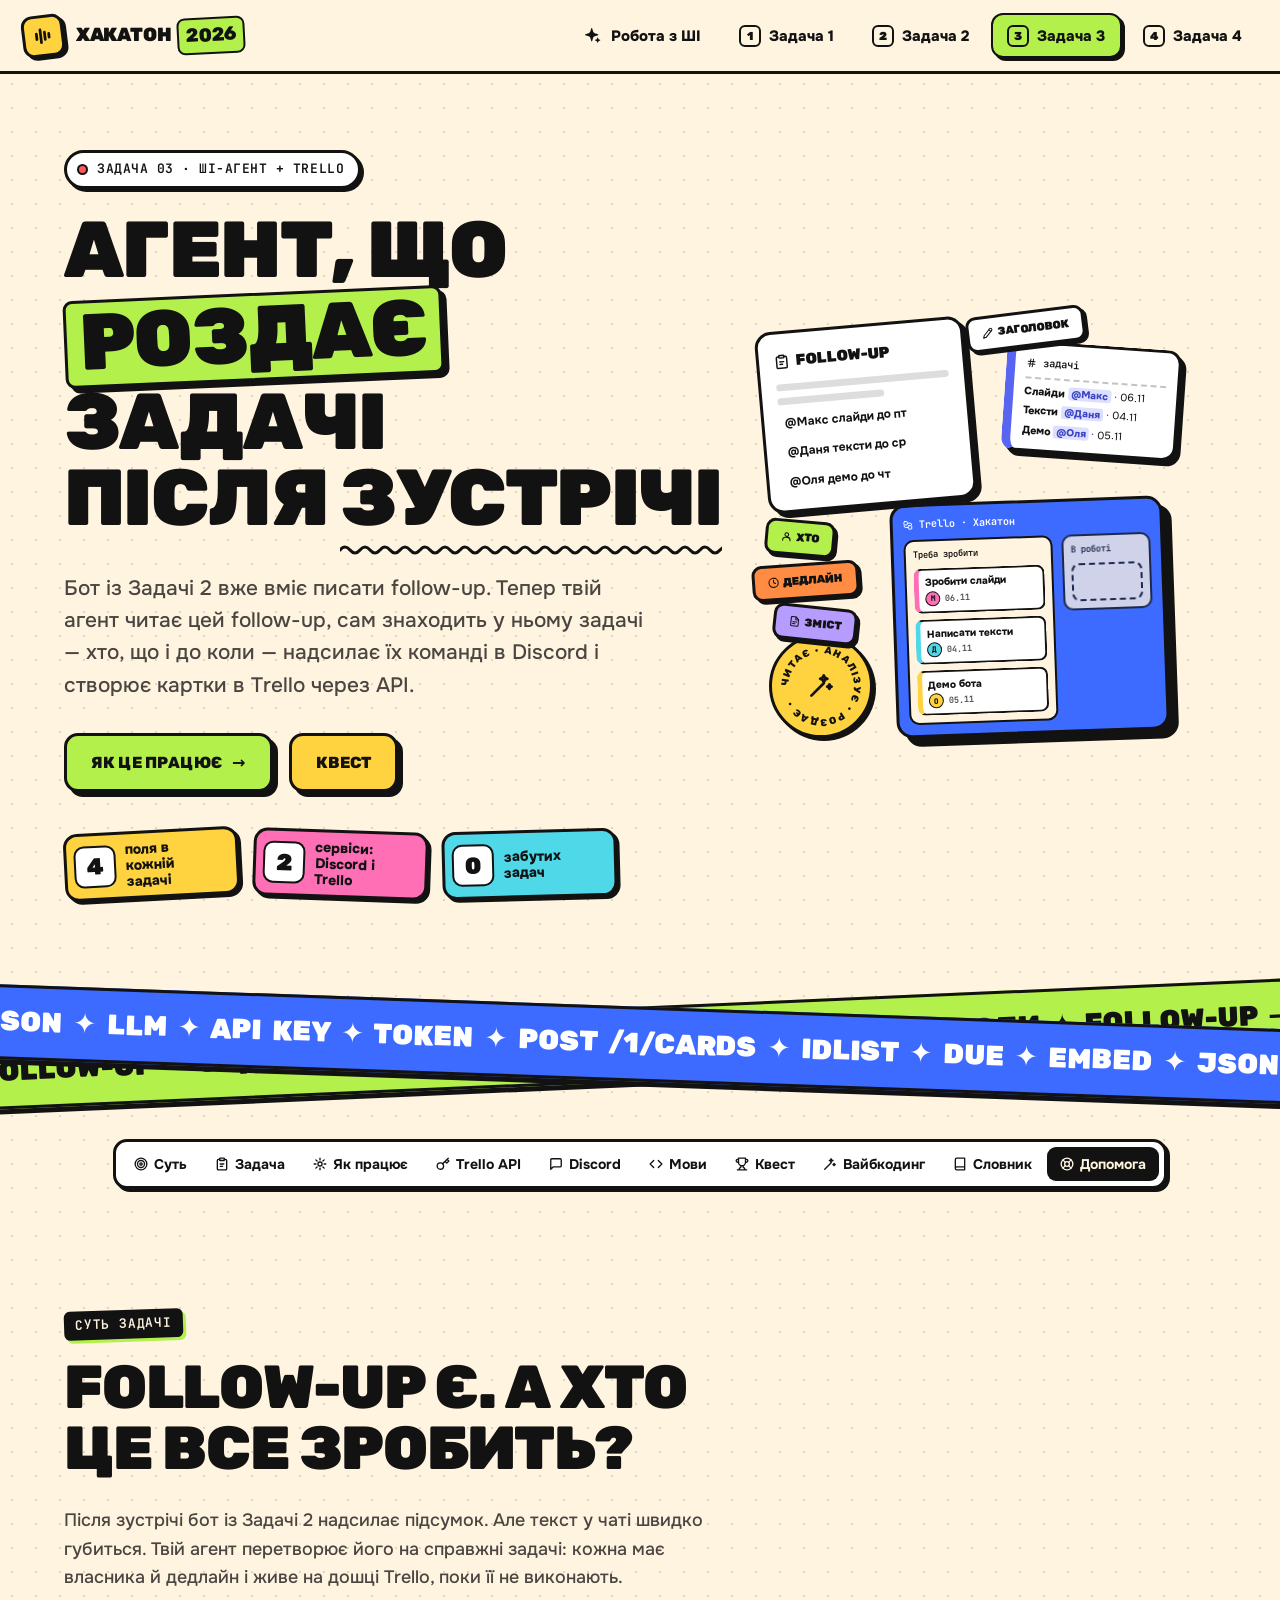
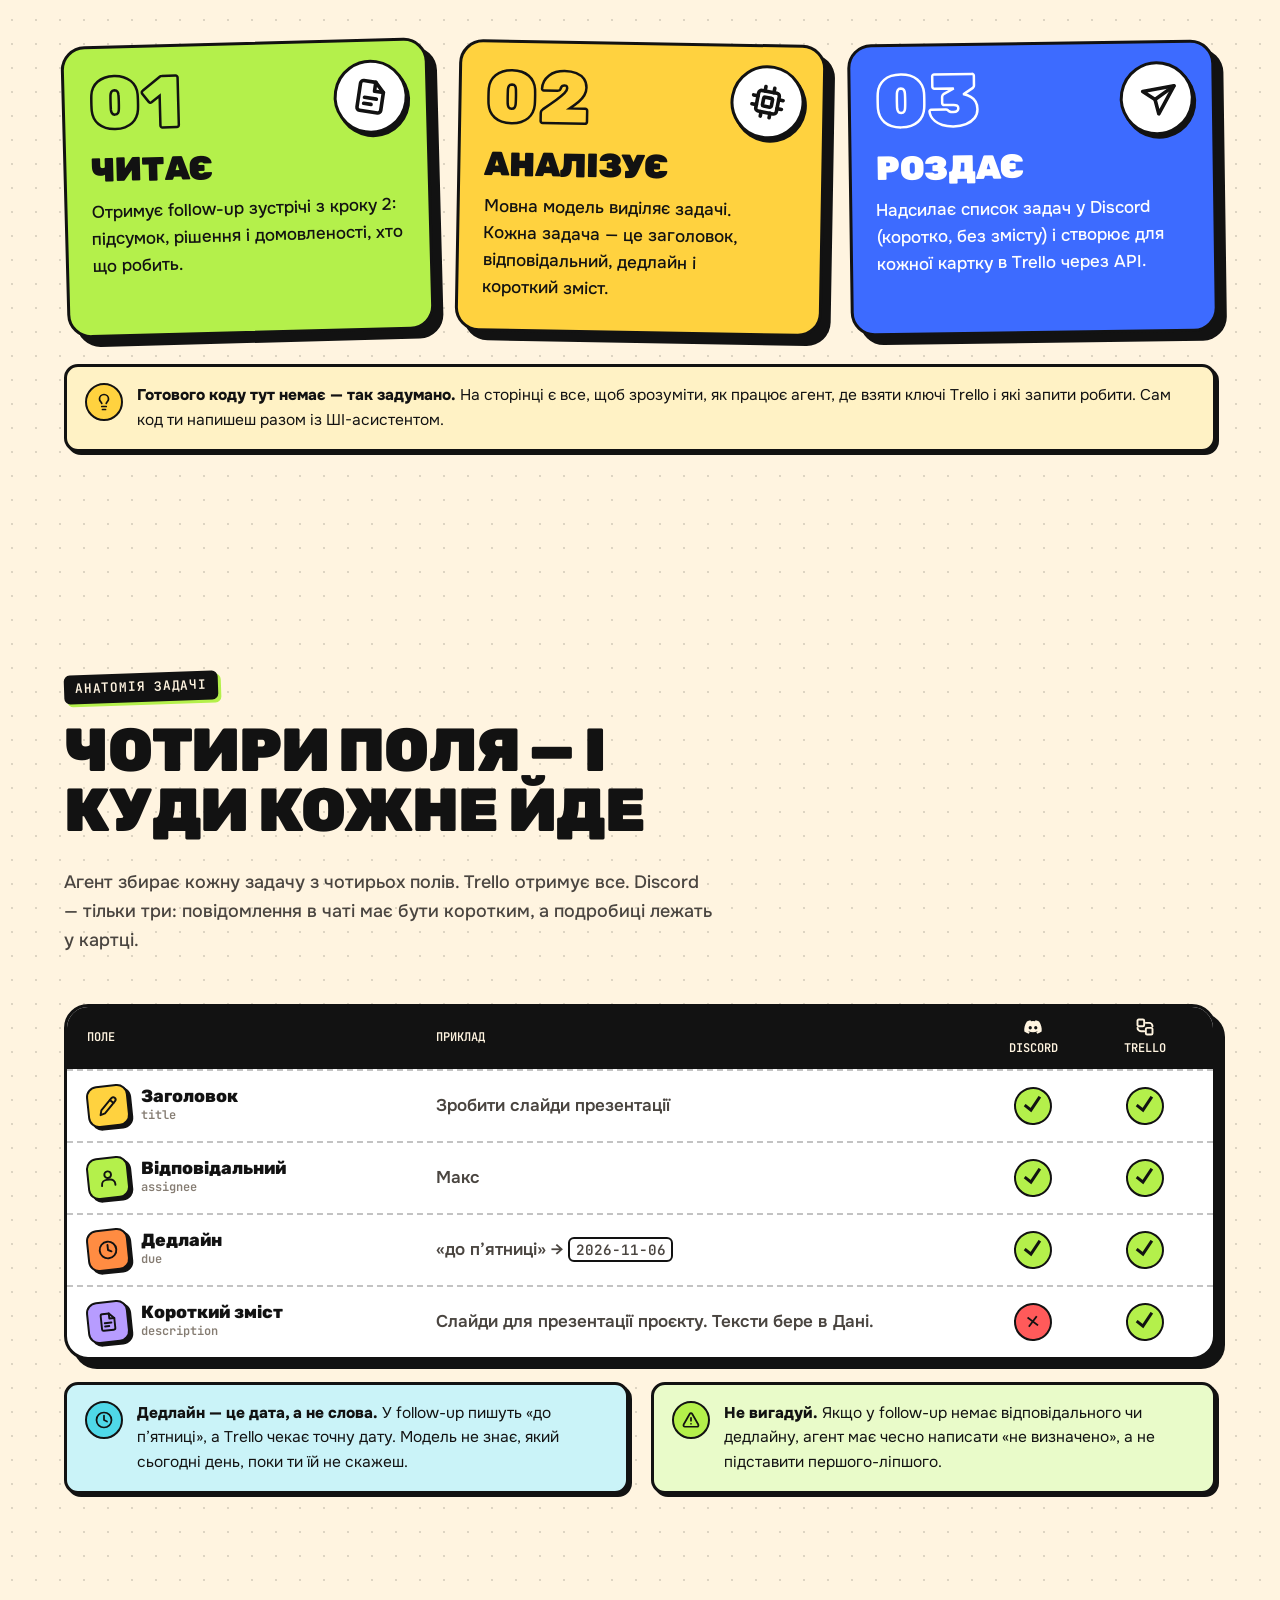
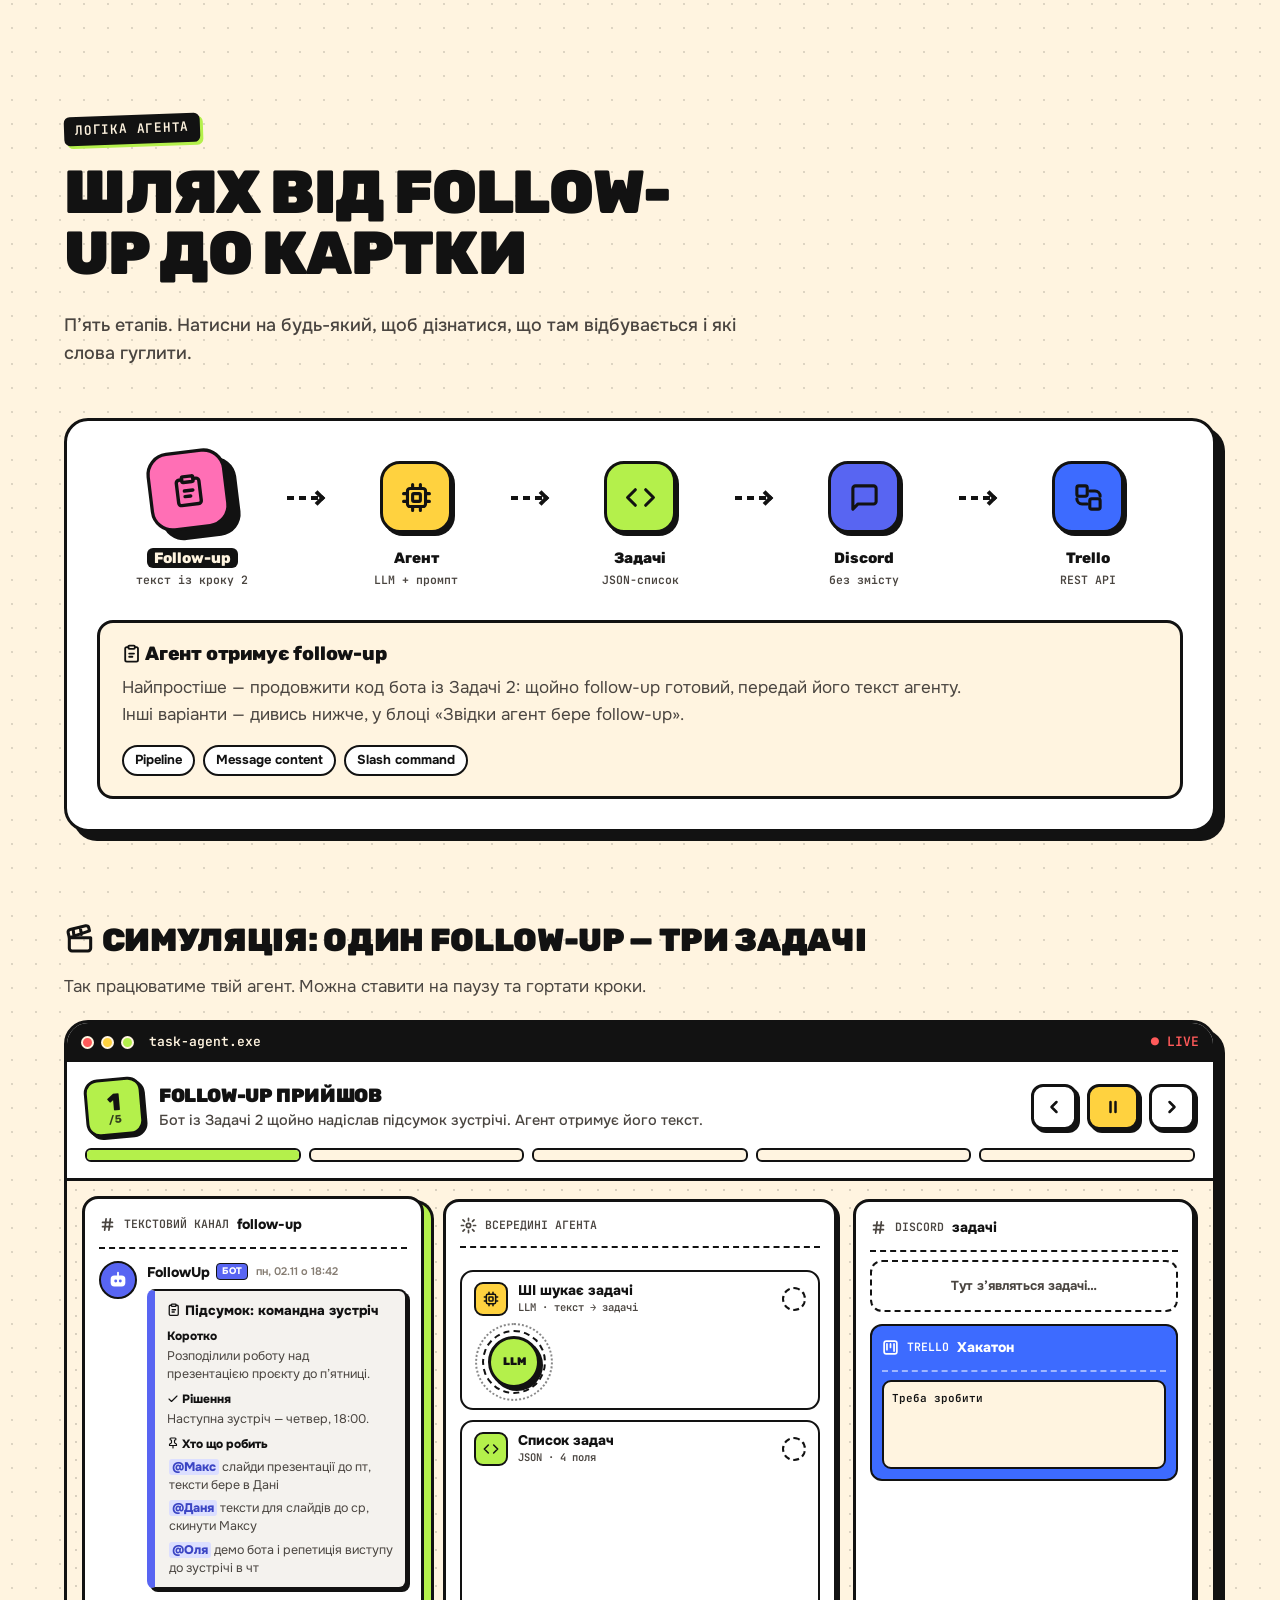
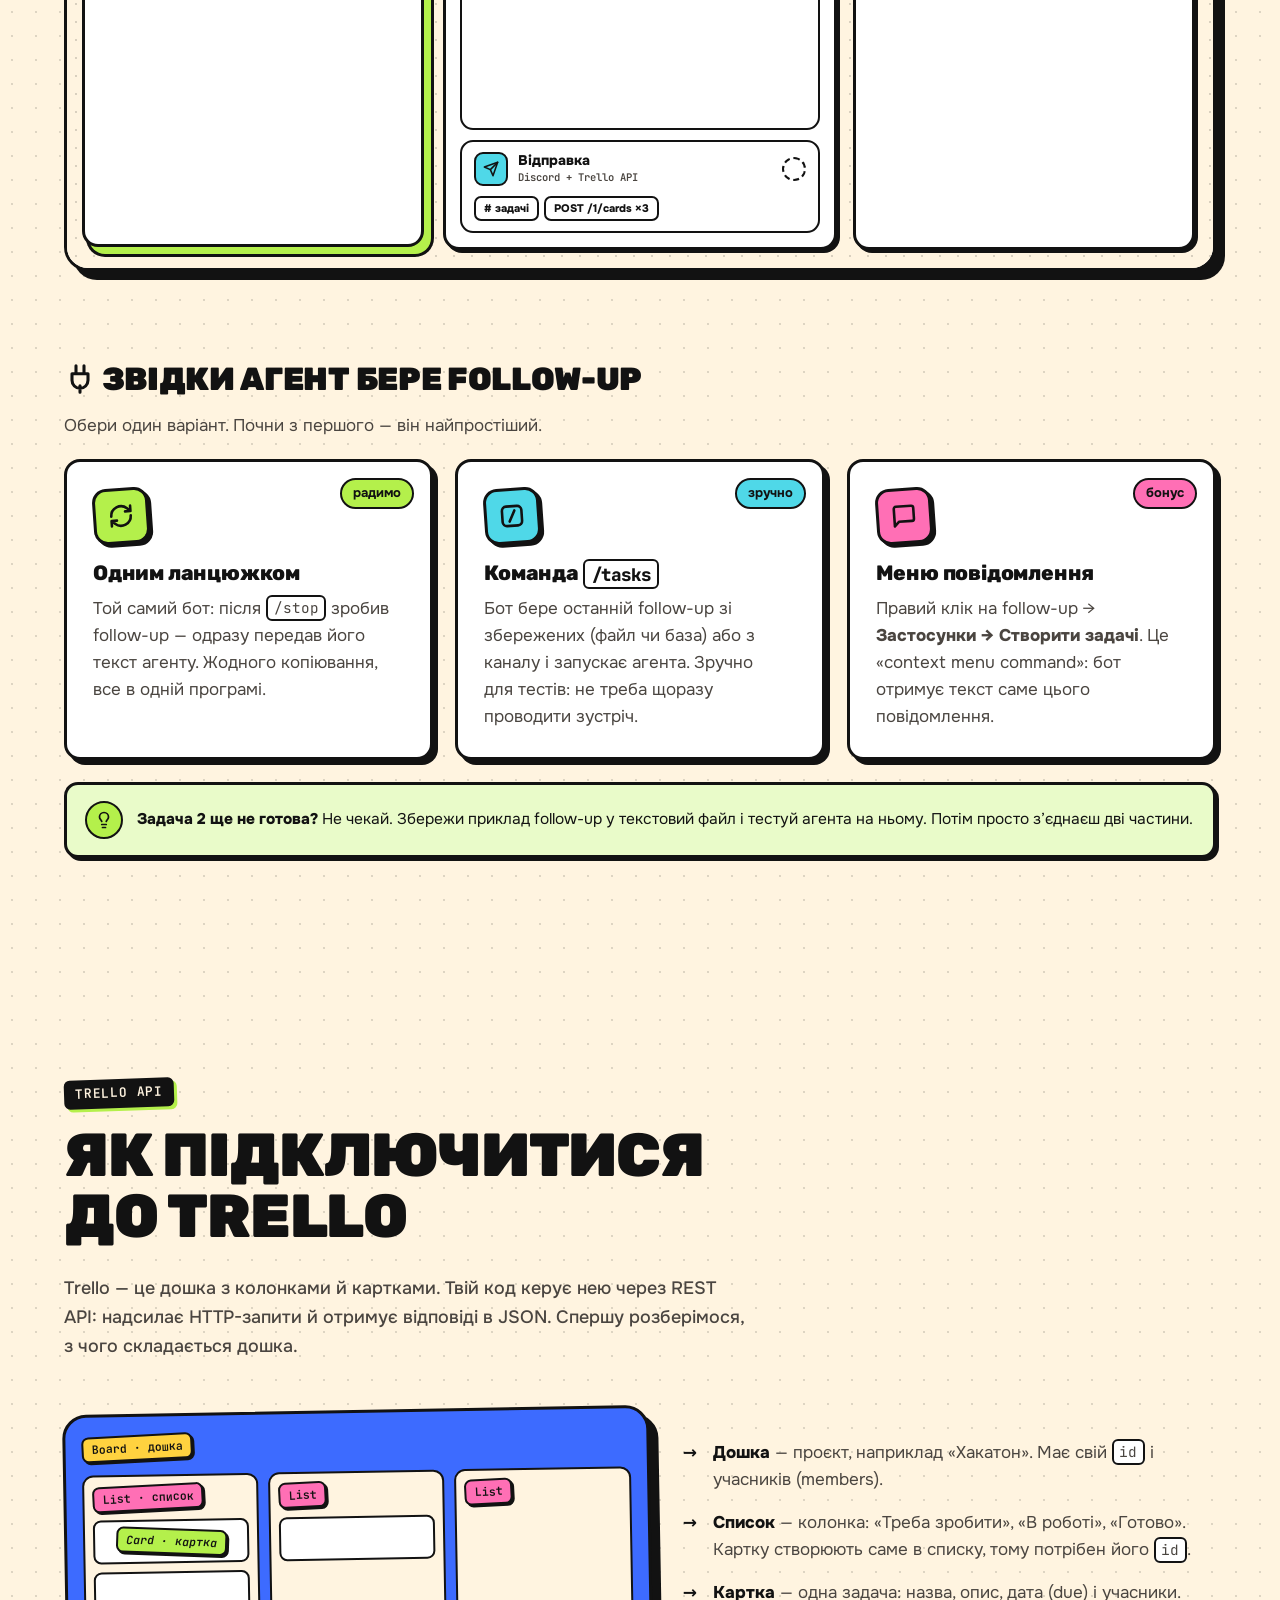
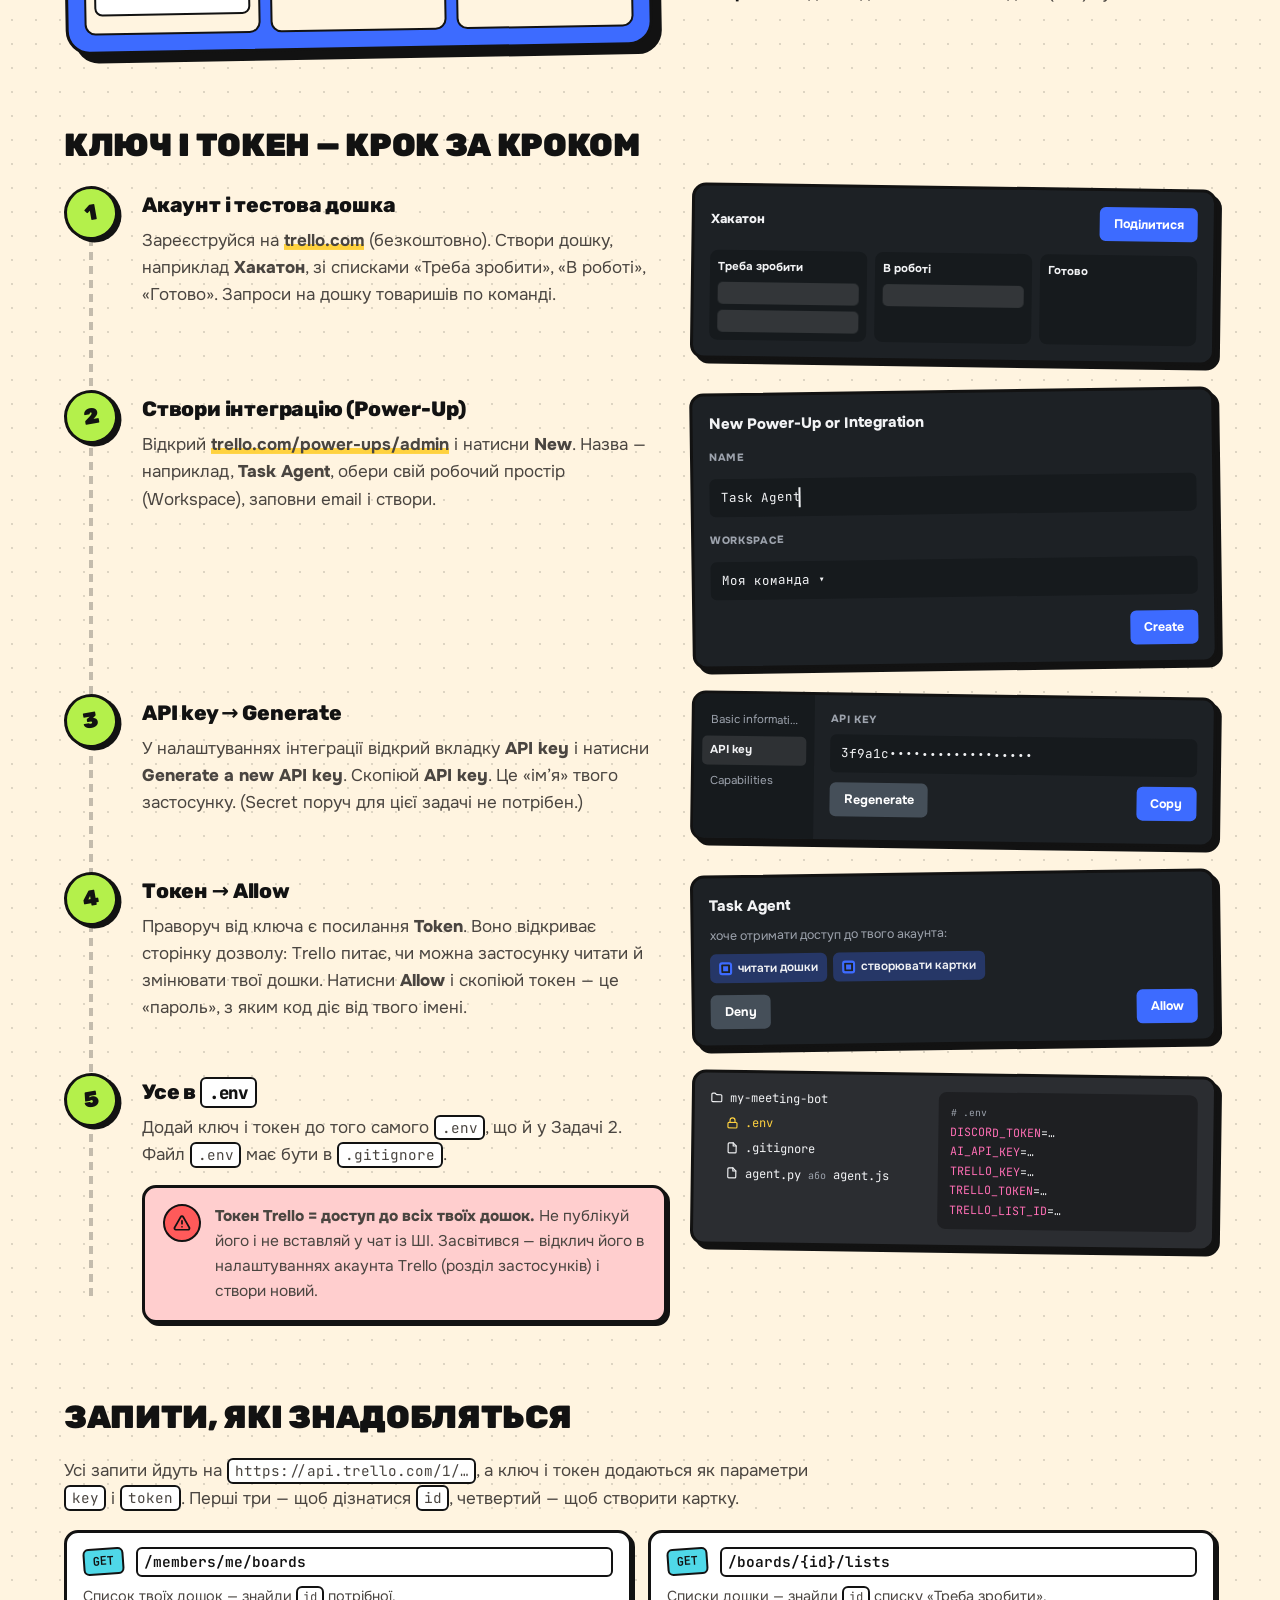
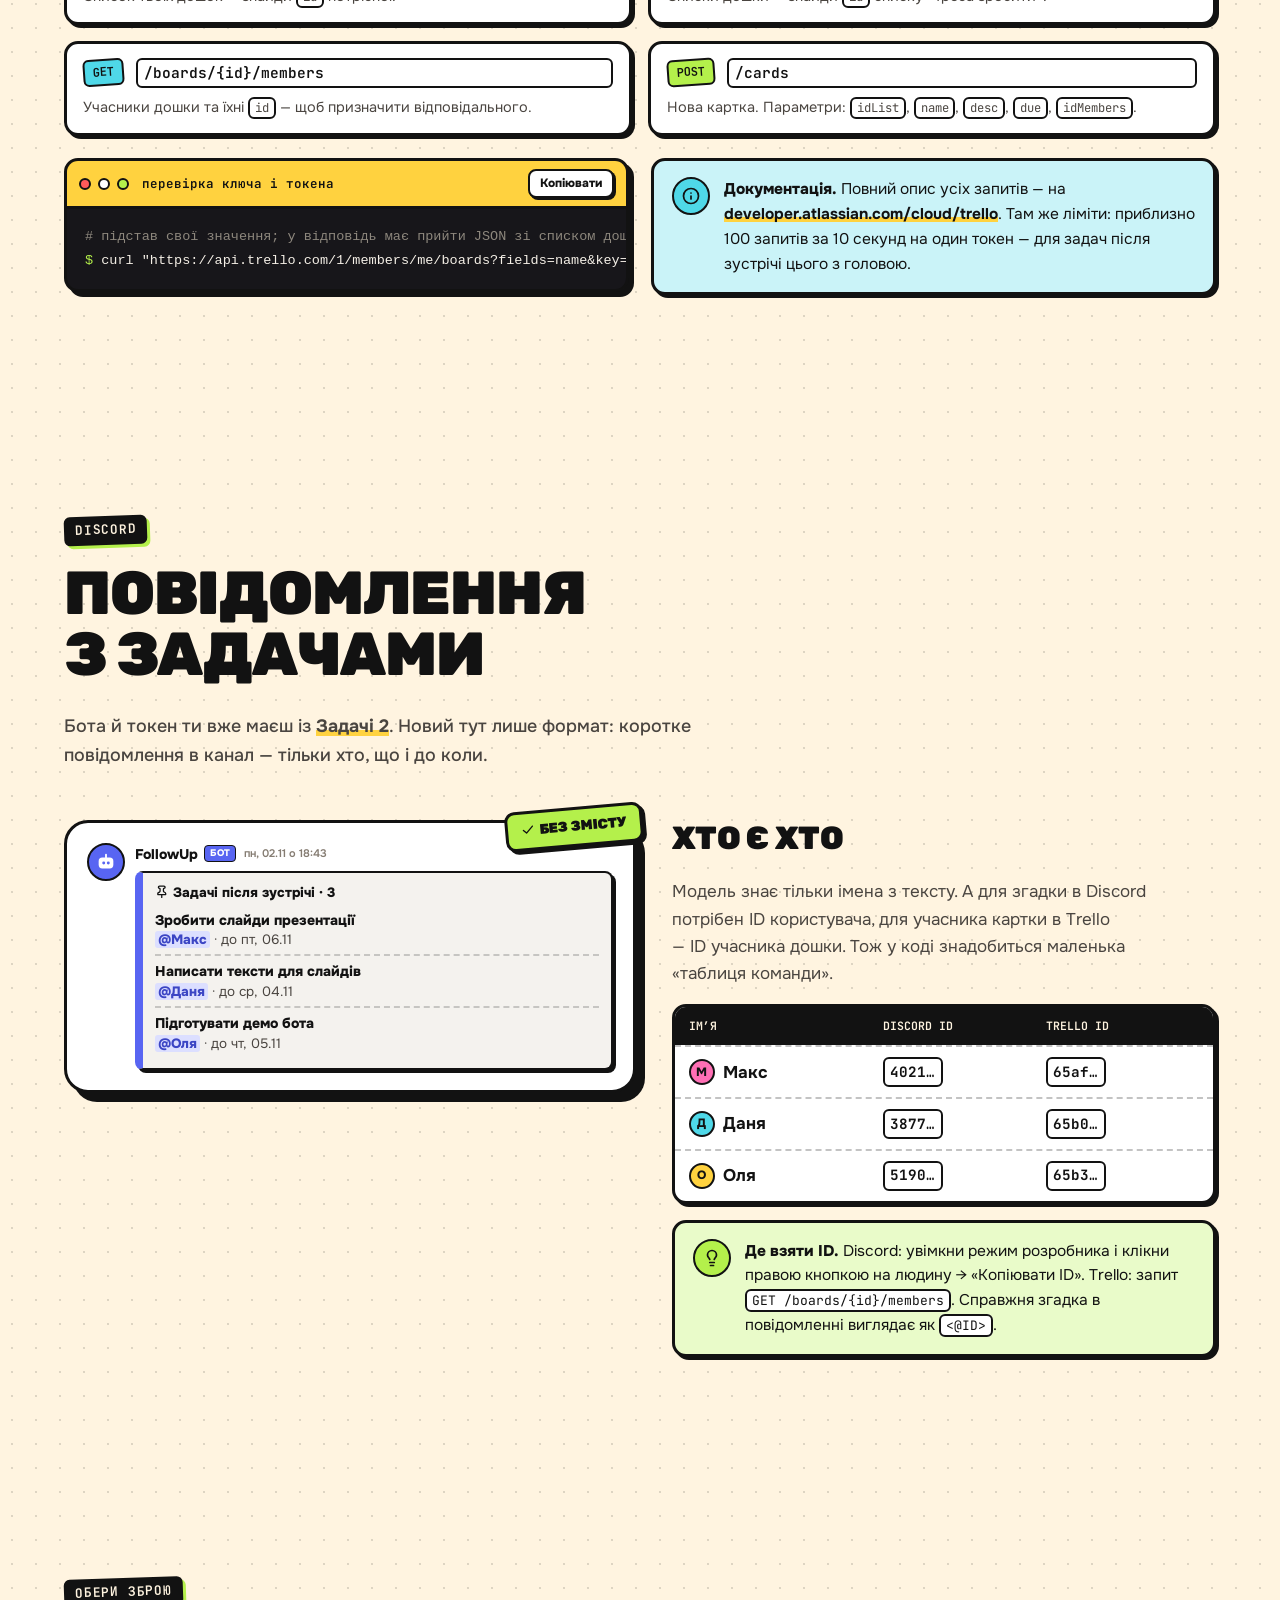
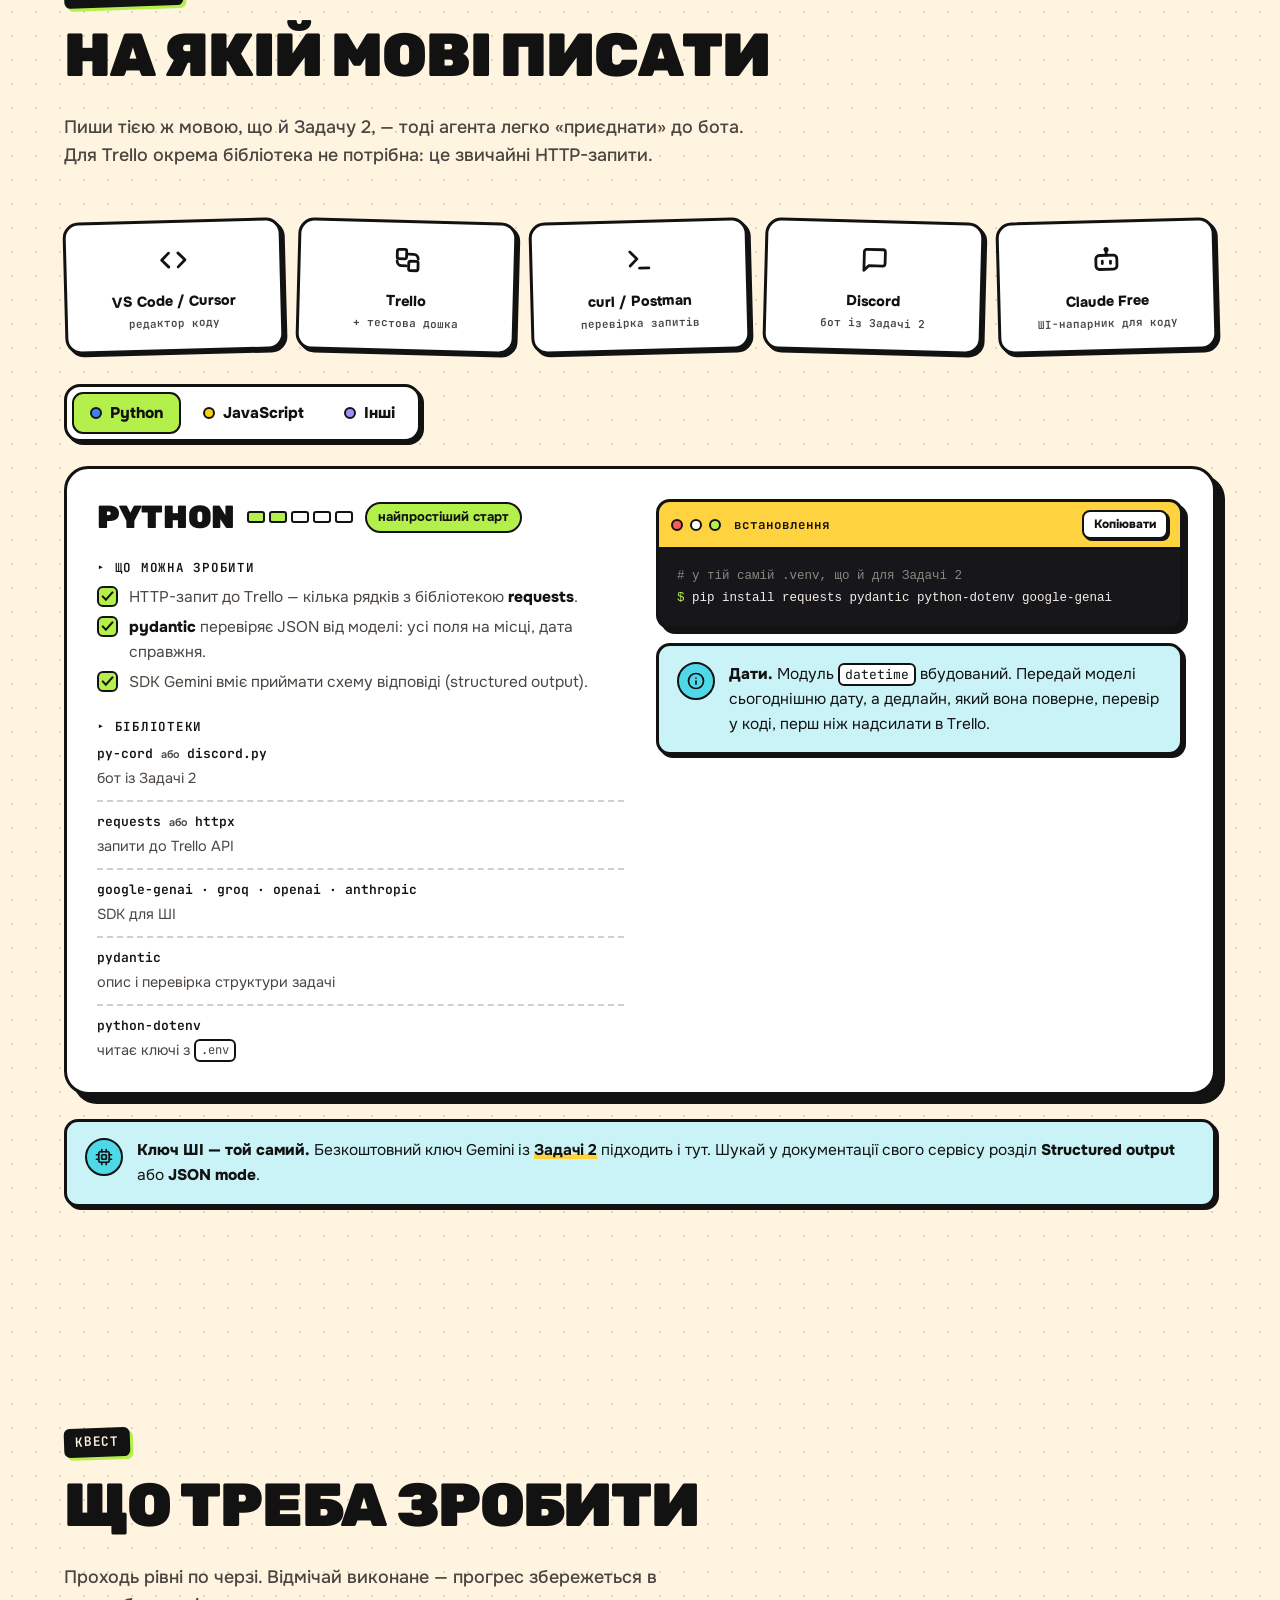
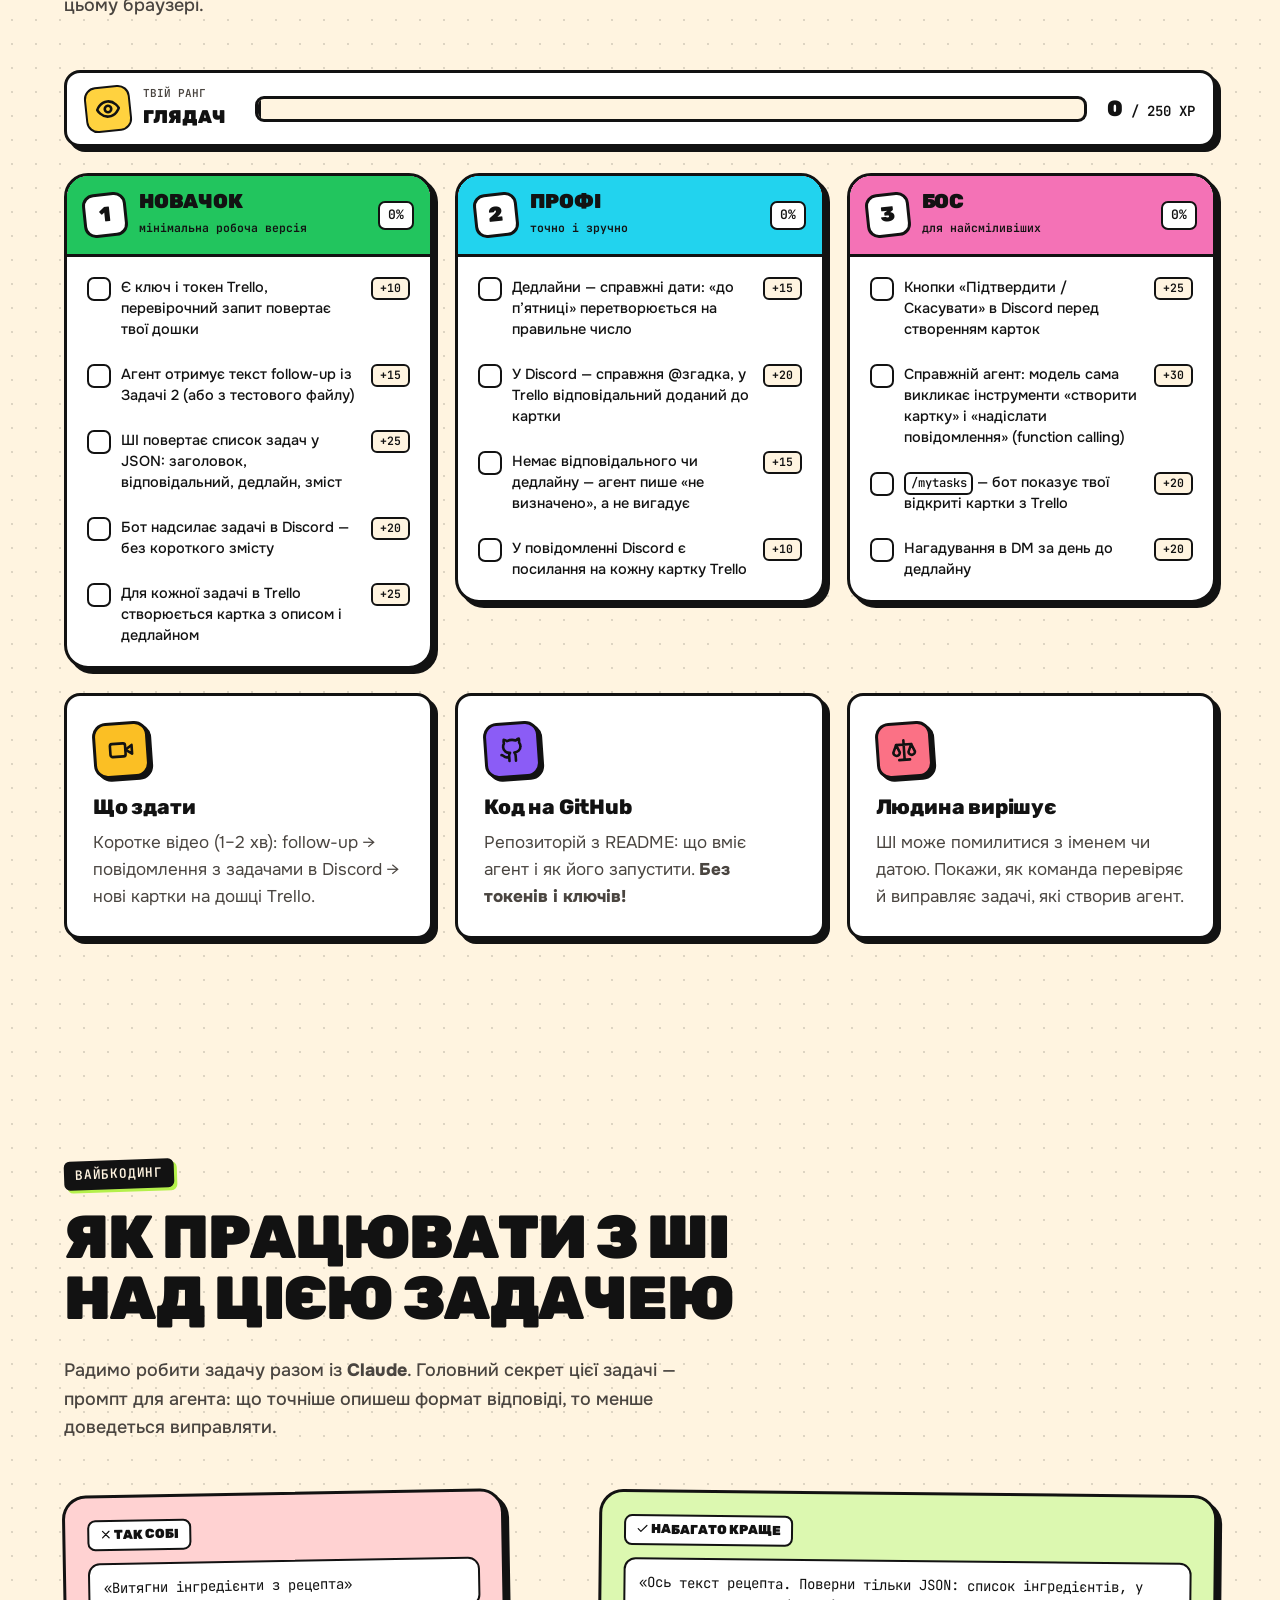
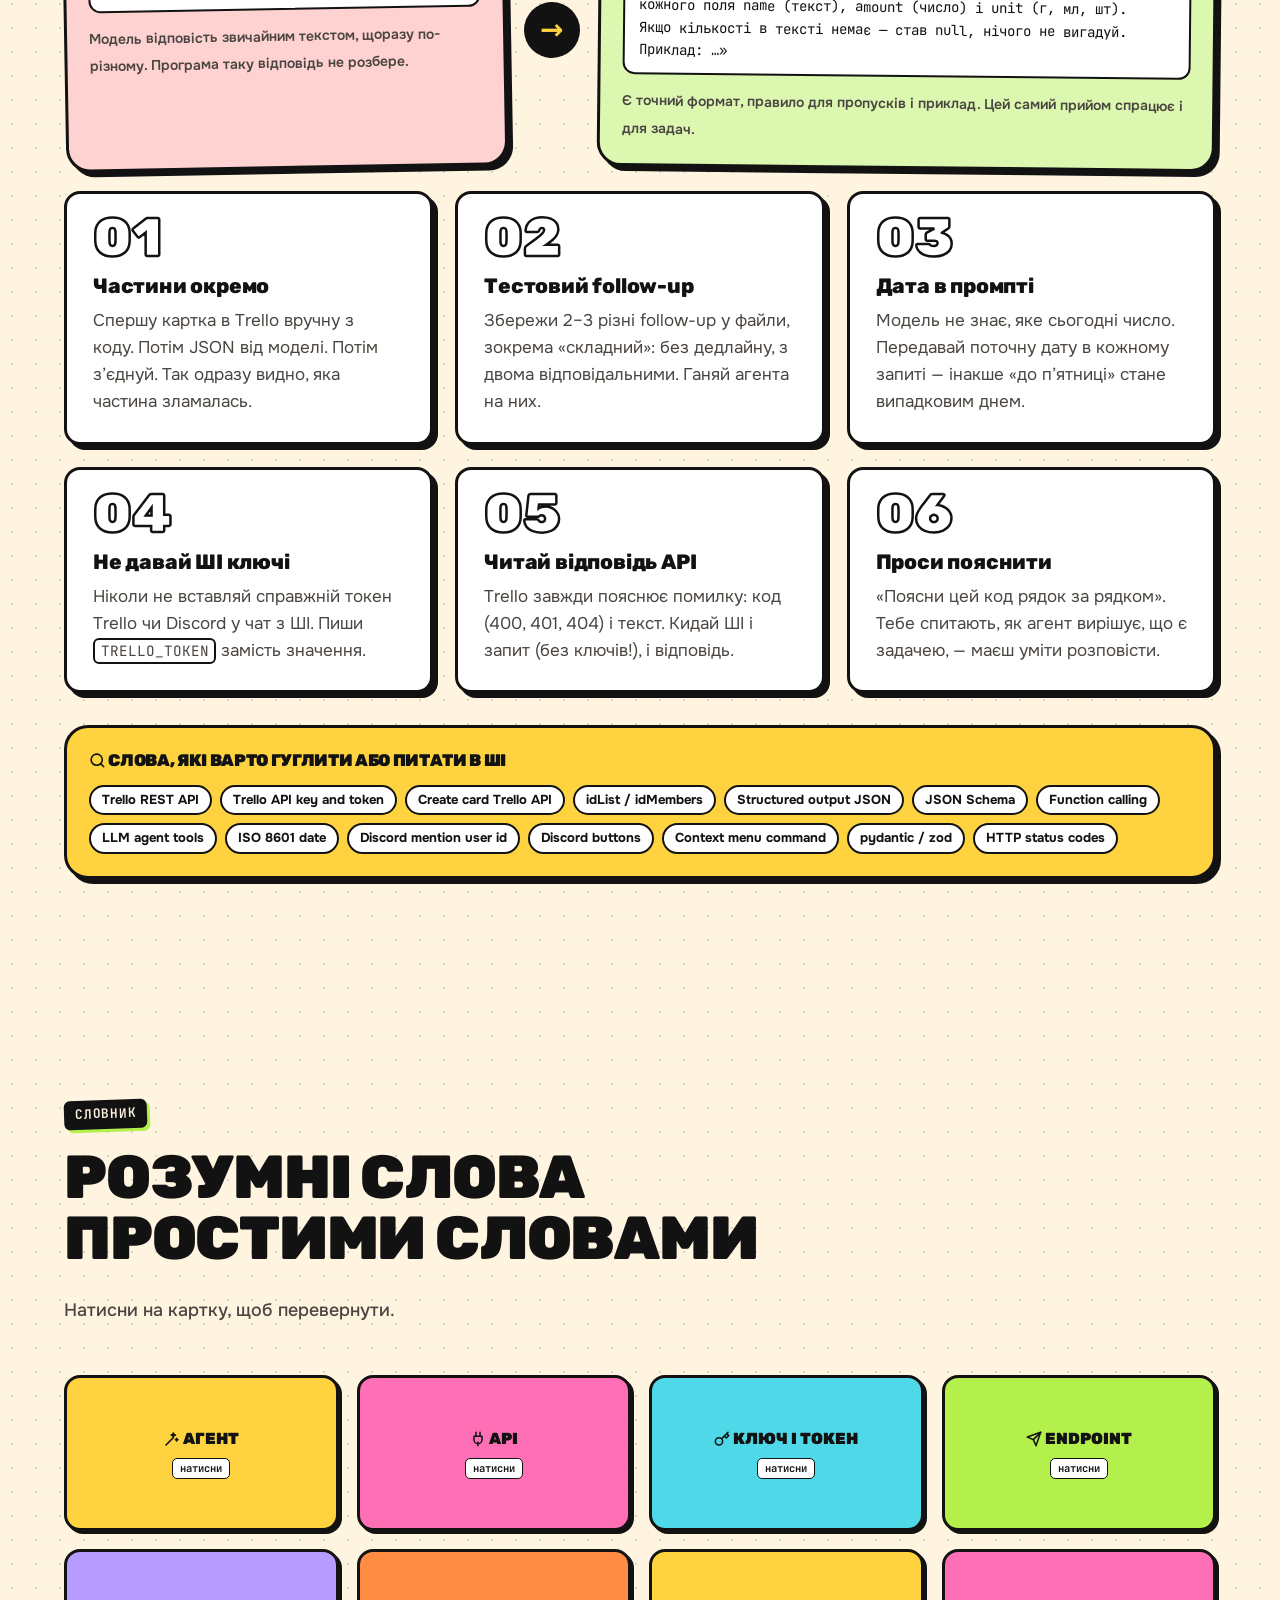
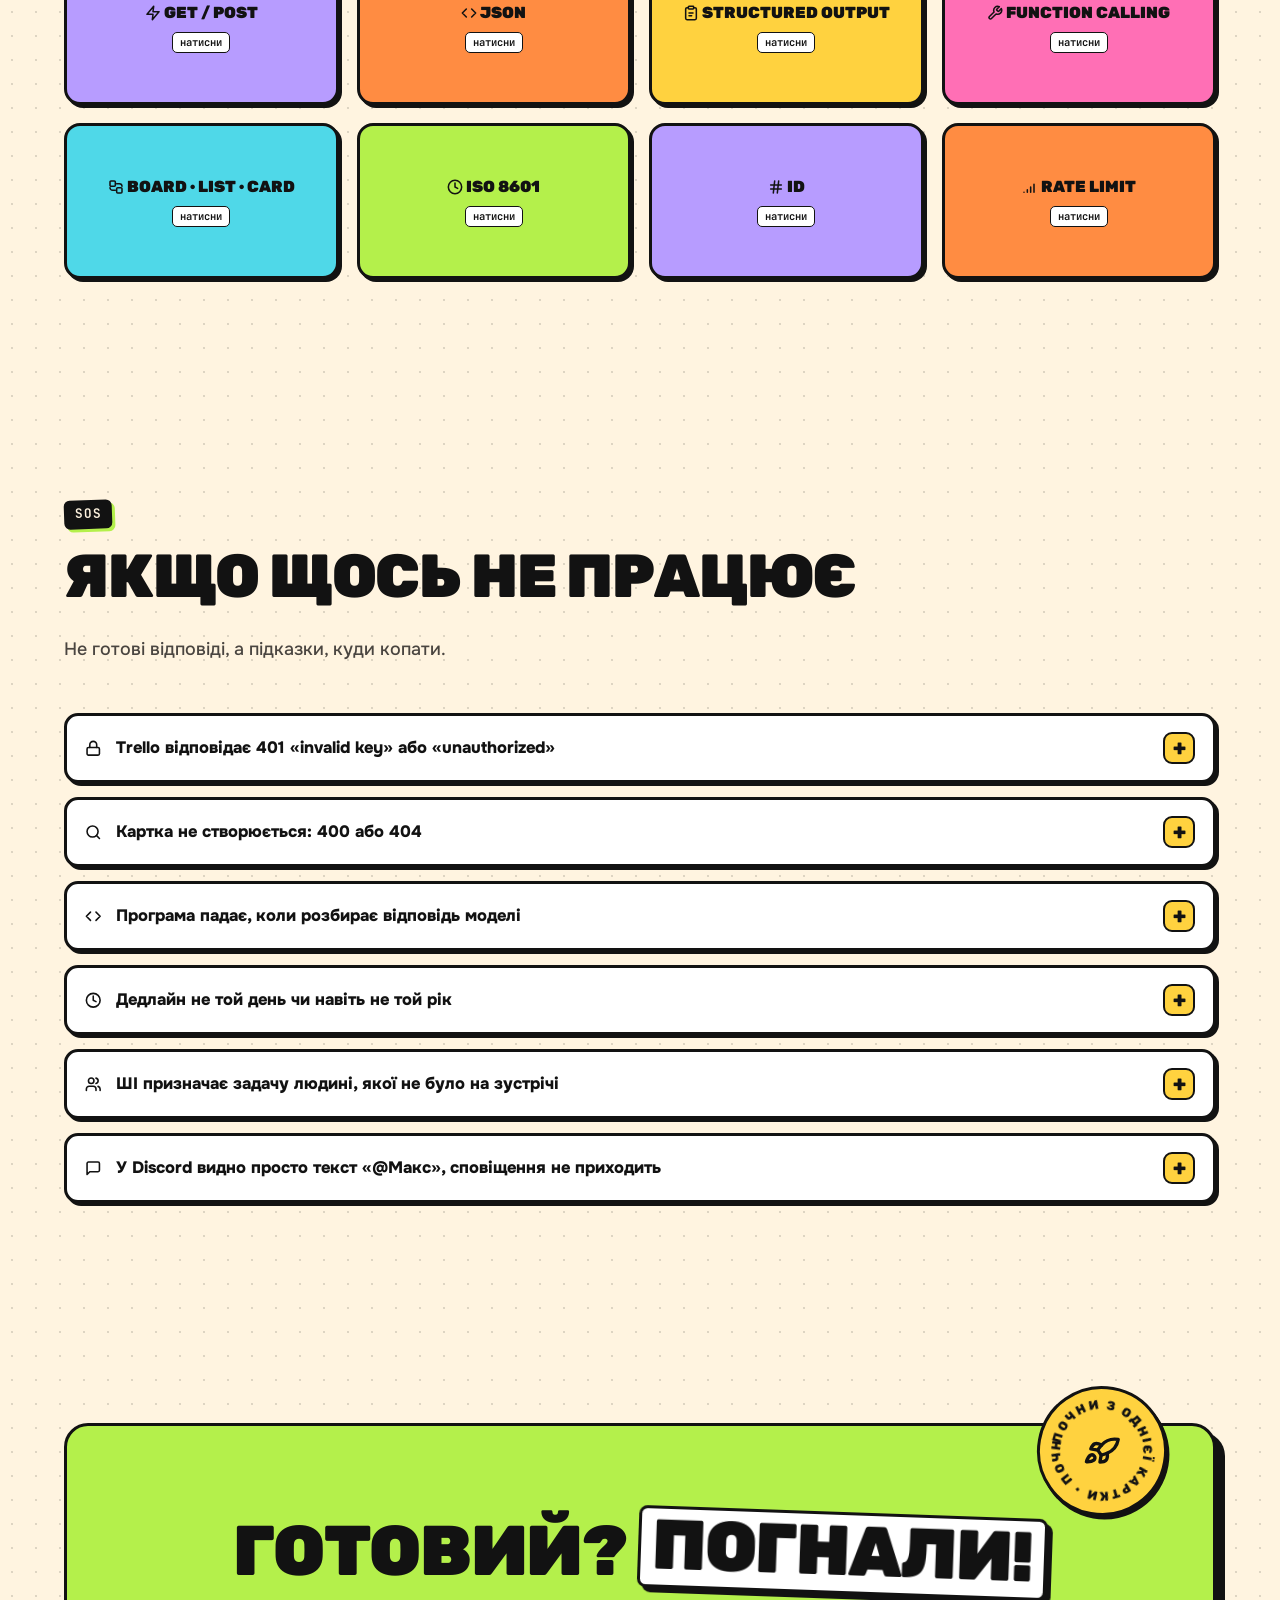
<file: task-3.html>
<!doctype html>
<html lang="uk">
<head>
  <meta charset="utf-8">
  <meta name="site-version" content="16">
  <meta name="viewport" content="width=device-width, initial-scale=1, viewport-fit=cover">
  <title>Задача 3 · Агент задач: Discord + Trello — Хакатон 2026</title>
  <meta name="description" content="Створи ШІ-агента, який читає follow-up зустрічі, сам виділяє задачі з відповідальними і дедлайнами, надсилає їх у Discord і створює картки в Trello через API.">
  <meta name="theme-color" content="#fff4e0">
  <link rel="icon" href="assets/img/favicon.svg" type="image/svg+xml">
  <link rel="preconnect" href="https://fonts.googleapis.com">
  <link rel="preconnect" href="https://fonts.gstatic.com" crossorigin>
  <link rel="stylesheet" href="https://fonts.googleapis.com/css2?family=Rubik:wght@500;700;800;900&family=Onest:wght@400;500;600;700;800&family=JetBrains+Mono:wght@400;600&display=swap">
  <link rel="stylesheet" href="assets/css/style.css?v=16">
  <!-- спільні блоки (flow, sim, квест, словник…) беремо з Задачі 2, свої — у task-3.css -->
  <link rel="stylesheet" href="assets/css/task2.css?v=16">
  <link rel="stylesheet" href="assets/css/task-3.css?v=16">
  <script src="assets/js/main.js?v=16"></script>
  <script src="assets/js/task-3.js?v=16" defer></script>
</head>
<body data-page="task-3">
<site-nav></site-nav>

<main id="main" class="page">

  <!-- ============ HERO ============ -->
  <section class="t2-hero container">
    <div class="t2-hero-copy">
      <span class="eyebrow reveal"><span class="dot"></span> Задача 03 · ШІ-агент + Trello</span>
      <h1 class="reveal">Агент, що <span class="mark-box" style="--mc:var(--lime);--mt:var(--ink)">роздає</span> задачі після&nbsp;<span class="squiggle">зустрічі</span></h1>
      <p class="lead reveal">Бот із Задачі 2 вже вміє писати follow-up. Тепер твій агент читає цей follow-up, сам знаходить у ньому задачі — хто, що і до коли — надсилає їх команді в Discord і створює картки в Trello через API.</p>
      <div class="btn-row reveal">
        <a class="btn btn-primary" href="#how">Як це працює <span class="arr">→</span></a>
        <a class="btn btn-yellow" href="#quest">Квест</a>
      </div>
      <ul class="t2-stats reveal">
        <li style="--c:var(--yellow);--r:-3deg"><b>4</b><span>поля в кожній задачі</span></li>
        <li style="--c:var(--pink);--r:2deg"><b>2</b><span>сервіси: Discord і Trello</span></li>
        <li style="--c:var(--cyan);--r:-1.5deg"><b>0</b><span>забутих задач</span></li>
      </ul>
    </div>

    <div class="t3-stage reveal" aria-hidden="true">
      <div class="spin-badge t3-badge" style="--sb:104px;--sb-bg:var(--yellow)">
        <svg viewBox="0 0 100 100"><defs><path id="heroCircle" d="M50,50 m-38,0 a38,38 0 1,1 76,0 a38,38 0 1,1 -76,0"/></defs><text><textPath href="#heroCircle">читає • аналізує • роздає • </textPath></text></svg>
        <span><svg class="i"><use href="#i-wand"/></svg></span>
      </div>

      <div class="fu-sheet">
        <b><svg class="i"><use href="#i-clipboard"/></svg> Follow-up</b>
        <span class="fu-line"></span>
        <span class="fu-line short"></span>
        <span class="fu-hl" style="--c:var(--pink);--d:0s">@Макс слайди до пт</span>
        <span class="fu-hl" style="--c:var(--cyan);--d:.5s">@Даня тексти до ср</span>
        <span class="fu-hl" style="--c:var(--yellow);--d:1s">@Оля демо до чт</span>
      </div>

      <div class="mini-dc">
        <div class="mini-head"><svg class="i"><use href="#i-hash"/></svg> задачі</div>
        <p style="--d:0s"><b>Слайди</b> <span class="mention">@Макс</span> · 06.11</p>
        <p style="--d:.4s"><b>Тексти</b> <span class="mention">@Даня</span> · 04.11</p>
        <p style="--d:.8s"><b>Демо</b> <span class="mention">@Оля</span> · 05.11</p>
      </div>

      <div class="mini-board">
        <div class="mini-head"><svg class="i"><use href="#i-blocks"/></svg> Trello · Хакатон</div>
        <div class="mini-lists">
          <div class="mini-list">
            <small>Треба зробити</small>
            <div class="mini-card" style="--d:0s;--c:var(--pink)"><b>Зробити слайди</b><span><i>М</i> 06.11</span></div>
            <div class="mini-card" style="--d:.35s;--c:var(--cyan)"><b>Написати тексти</b><span><i>Д</i> 04.11</span></div>
            <div class="mini-card" style="--d:.7s;--c:var(--yellow)"><b>Демо бота</b><span><i>О</i> 05.11</span></div>
          </div>
          <div class="mini-list ghost"><small>В роботі</small><div class="mini-slot"></div></div>
        </div>
      </div>

      <span class="sticker st1" style="--c:var(--white);--r:-7deg"><svg class="i"><use href="#i-pencil"/></svg> заголовок</span>
      <span class="sticker st2" style="--c:var(--lime);--r:5deg"><svg class="i"><use href="#i-user"/></svg> хто</span>
      <span class="sticker st3" style="--c:var(--orange);--r:-4deg"><svg class="i"><use href="#i-clock"/></svg> дедлайн</span>
      <span class="sticker st4" style="--c:var(--lilac);--r:6deg"><svg class="i"><use href="#i-file-text"/></svg> зміст</span>
    </div>
  </section>

  <div class="marquee-x" aria-hidden="true">
    <div class="marquee" style="--mq-bg:var(--lime);--mq-r:-2.5deg"><div class="marquee-track"><span>follow-up → задачі → discord → trello ✦ хто ✦ що ✦ до коли ✦ follow-up → задачі → discord → trello ✦ хто ✦ що ✦ до коли ✦ </span><span>follow-up → задачі → discord → trello ✦ хто ✦ що ✦ до коли ✦ follow-up → задачі → discord → trello ✦ хто ✦ що ✦ до коли ✦ </span></div></div>
    <div class="marquee reverse" style="--mq-bg:var(--blue);--mq-r:2deg;--mq-speed:34s;color:#fff"><div class="marquee-track"><span>json ✦ llm ✦ api key ✦ token ✦ POST /1/cards ✦ idList ✦ due ✦ embed ✦ json ✦ llm ✦ api key ✦ token ✦ POST /1/cards ✦ idList ✦ due ✦ embed ✦ </span><span>json ✦ llm ✦ api key ✦ token ✦ POST /1/cards ✦ idList ✦ due ✦ embed ✦ json ✦ llm ✦ api key ✦ token ✦ POST /1/cards ✦ idList ✦ due ✦ embed ✦ </span></div></div>
  </div>

  <!-- ============ ЗМІСТ СТОРІНКИ ============ -->
  <nav class="toc-bar container" aria-label="Розділи задачі">
    <div class="toc-inner">
      <a href="#mission"><svg class="i"><use href="#i-target"/></svg> Суть</a>
      <a href="#anatomy"><svg class="i"><use href="#i-clipboard"/></svg> Задача</a>
      <a href="#how"><svg class="i"><use href="#i-cog"/></svg> Як працює</a>
      <a href="#trello"><svg class="i"><use href="#i-key"/></svg> Trello API</a>
      <a href="#discord"><svg class="i"><use href="#i-message"/></svg> Discord</a>
      <a href="#langs"><svg class="i"><use href="#i-code"/></svg> Мови</a>
      <a href="#quest"><svg class="i"><use href="#i-trophy"/></svg> Квест</a>
      <a href="#vibe"><svg class="i"><use href="#i-wand"/></svg> Вайбкодинг</a>
      <a href="#glossary"><svg class="i"><use href="#i-book"/></svg> Словник</a>
      <a href="#faq"><svg class="i"><use href="#i-lifebuoy"/></svg> Допомога</a>
    </div>
  </nav>

  <!-- ============ СУТЬ ЗАДАЧІ ============ -->
  <section class="section container" id="mission">
    <div class="section-head reveal">
      <span class="kicker">Суть задачі</span>
      <h2>Follow-up є. А хто це все зробить?</h2>
      <p>Після зустрічі бот із Задачі 2 надсилає підсумок. Але текст у чаті швидко губиться. Твій агент перетворює його на справжні задачі: кожна має власника й дедлайн і живе на дошці Trello, поки її не виконають.</p>
    </div>

    <div class="mission-grid" data-stagger>
      <article class="mcard reveal" style="--c:var(--lime);--r:-1.5deg">
        <span class="mnum">01</span><span class="memoji"><svg class="i"><use href="#i-file-text"/></svg></span>
        <h3>Читає</h3>
        <p>Отримує follow-up зустрічі з кроку 2: підсумок, рішення і домовленості, хто що робить.</p>
      </article>
      <article class="mcard reveal" style="--c:var(--yellow);--r:1deg">
        <span class="mnum">02</span><span class="memoji"><svg class="i"><use href="#i-cpu"/></svg></span>
        <h3>Аналізує</h3>
        <p>Мовна модель виділяє задачі. Кожна задача — це заголовок, відповідальний, дедлайн і короткий зміст.</p>
      </article>
      <article class="mcard reveal" style="--c:var(--blue);--t:#fff;--r:-.8deg">
        <span class="mnum">03</span><span class="memoji"><svg class="i"><use href="#i-send"/></svg></span>
        <h3>Роздає</h3>
        <p>Надсилає список задач у Discord (коротко, без змісту) і створює для кожної картку в Trello через API.</p>
      </article>
    </div>

    <div class="callout warn reveal" style="margin-top:30px">
      <span class="callout-ico"><svg class="i"><use href="#i-bulb"/></svg></span>
      <p><b>Готового коду тут немає — так задумано.</b> На сторінці є все, щоб зрозуміти, як працює агент, де взяти ключі Trello і які запити робити. Сам код ти напишеш разом із ШІ-асистентом.</p>
    </div>
  </section>

  <!-- ============ АНАТОМІЯ ЗАДАЧІ ============ -->
  <section class="section container" id="anatomy">
    <div class="section-head reveal">
      <span class="kicker">Анатомія задачі</span>
      <h2>Чотири поля — і куди кожне йде</h2>
      <p>Агент збирає кожну задачу з чотирьох полів. Trello отримує все. Discord — тільки три: повідомлення в чаті має бути коротким, а подробиці лежать у картці.</p>
    </div>

    <div class="anat reveal">
      <div class="anat-row anat-head">
        <span>Поле</span><span>Приклад</span>
        <span class="anat-dest"><svg class="i"><use href="#i-discord"/></svg><em>Discord</em></span>
        <span class="anat-dest"><svg class="i"><use href="#i-blocks"/></svg><em>Trello</em></span>
      </div>
      <div class="anat-row" style="--c:var(--yellow)">
        <span class="anat-f"><i><svg class="i"><use href="#i-pencil"/></svg></i><b>Заголовок</b><small>title</small></span>
        <span class="anat-ex">Зробити слайди презентації</span>
        <span class="anat-ok yes" title="так">✓</span><span class="anat-ok yes" title="так">✓</span>
      </div>
      <div class="anat-row" style="--c:var(--lime)">
        <span class="anat-f"><i><svg class="i"><use href="#i-user"/></svg></i><b>Відповідальний</b><small>assignee</small></span>
        <span class="anat-ex">Макс</span>
        <span class="anat-ok yes" title="так">✓</span><span class="anat-ok yes" title="так">✓</span>
      </div>
      <div class="anat-row" style="--c:var(--orange)">
        <span class="anat-f"><i><svg class="i"><use href="#i-clock"/></svg></i><b>Дедлайн</b><small>due</small></span>
        <span class="anat-ex">«до п’ятниці» → <code>2026-11-06</code></span>
        <span class="anat-ok yes" title="так">✓</span><span class="anat-ok yes" title="так">✓</span>
      </div>
      <div class="anat-row" style="--c:var(--lilac)">
        <span class="anat-f"><i><svg class="i"><use href="#i-file-text"/></svg></i><b>Короткий зміст</b><small>description</small></span>
        <span class="anat-ex">Слайди для презентації проєкту. Тексти бере в Дані.</span>
        <span class="anat-ok no" title="ні">✕</span><span class="anat-ok yes" title="так">✓</span>
      </div>
    </div>

    <div class="grid grid-2" style="margin-top:22px">
      <div class="callout info reveal">
        <span class="callout-ico"><svg class="i"><use href="#i-clock"/></svg></span>
        <p><b>Дедлайн — це дата, а не слова.</b> У follow-up пишуть «до п’ятниці», а Trello чекає точну дату. Модель не знає, який сьогодні день, поки ти їй не скажеш.</p>
      </div>
      <div class="callout tip reveal" style="--i:1">
        <span class="callout-ico"><svg class="i"><use href="#i-alert"/></svg></span>
        <p><b>Не вигадуй.</b> Якщо у follow-up немає відповідального чи дедлайну, агент має чесно написати «не визначено», а не підставити першого-ліпшого.</p>
      </div>
    </div>
  </section>

  <!-- ============ ЯК ЦЕ ПРАЦЮЄ ============ -->
  <section class="section container" id="how">
    <div class="section-head reveal">
      <span class="kicker">Логіка агента</span>
      <h2>Шлях від follow-up до картки</h2>
      <p>П’ять етапів. Натисни на будь-який, щоб дізнатися, що там відбувається і які слова гуглити.</p>
    </div>

    <div class="flow reveal" id="flow">
      <div class="flow-track" role="tablist" aria-label="Етапи роботи агента">
        <button class="flow-node" role="tab" data-i="0" style="--c:#ff6fb5"><span class="fn-ico"><svg class="i"><use href="#i-clipboard"/></svg></span><b>Follow-up</b><small>текст із кроку 2</small></button>
        <span class="flow-link" style="--i:0"></span>
        <button class="flow-node" role="tab" data-i="1" style="--c:#ffd23f"><span class="fn-ico"><svg class="i"><use href="#i-cpu"/></svg></span><b>Агент</b><small>LLM + промпт</small></button>
        <span class="flow-link" style="--i:1"></span>
        <button class="flow-node" role="tab" data-i="2" style="--c:#b4f04b"><span class="fn-ico"><svg class="i"><use href="#i-code"/></svg></span><b>Задачі</b><small>JSON-список</small></button>
        <span class="flow-link" style="--i:2"></span>
        <button class="flow-node" role="tab" data-i="3" style="--c:#5865f2"><span class="fn-ico"><svg class="i"><use href="#i-message"/></svg></span><b>Discord</b><small>без змісту</small></button>
        <span class="flow-link" style="--i:3"></span>
        <button class="flow-node" role="tab" data-i="4" style="--c:#3d6bff"><span class="fn-ico"><svg class="i"><use href="#i-blocks"/></svg></span><b>Trello</b><small>REST API</small></button>
      </div>

      <div class="flow-details">
        <div class="flow-detail" data-for="0">
          <h3><svg class="i"><use href="#i-clipboard"/></svg> Агент отримує follow-up</h3>
          <p>Найпростіше — продовжити код бота із Задачі 2: щойно follow-up готовий, передай його текст агенту. Інші варіанти — дивись нижче, у блоці «Звідки агент бере follow-up».</p>
          <div class="chip-row"><span class="chip">Pipeline</span><span class="chip">Message content</span><span class="chip">Slash command</span></div>
        </div>
        <div class="flow-detail" data-for="1" hidden>
          <h3><svg class="i"><use href="#i-cpu"/></svg> Мовна модель шукає задачі</h3>
          <p>Follow-up + твоя інструкція (промпт) йдуть у мовну модель. У промпті поясни, що таке задача, які поля потрібні, <b>яка сьогодні дата</b> і хто є в команді. Попроси не вигадувати того, чого немає в тексті.</p>
          <div class="chip-row"><span class="chip">System prompt</span><span class="chip">Few-shot</span><span class="chip">Temperature</span></div>
        </div>
        <div class="flow-detail" data-for="2" hidden>
          <h3><svg class="i"><use href="#i-code"/></svg> Відповідь — структурований список</h3>
          <p>Звичайний текст код не розбере. Попроси модель відповісти у форматі <b>JSON</b>: список задач, у кожної — заголовок, відповідальний, дедлайн і зміст. Багато API вміють «Structured output»: ти даєш схему, а модель гарантовано відповідає за нею. Перевір відповідь у коді, перш ніж іти далі.</p>
          <div class="chip-row"><span class="chip">JSON</span><span class="chip">Structured output</span><span class="chip">JSON Schema</span><span class="chip">Валідація</span></div>
        </div>
        <div class="flow-detail" data-for="3" hidden>
          <h3><svg class="i"><use href="#i-message"/></svg> Короткий список у Discord</h3>
          <p>Бот публікує в канал задачі: заголовок, відповідальний і дедлайн. <b>Без змісту</b> — його читатимуть у Trello. Щоб людина отримала сповіщення, потрібна справжня згадка — а для неї треба знати Discord ID учасника.</p>
          <div class="chip-row"><span class="chip">Embed</span><span class="chip">Mentions</span><span class="chip">User ID</span></div>
        </div>
        <div class="flow-detail" data-for="4" hidden>
          <h3><svg class="i"><use href="#i-blocks"/></svg> Картки в Trello через API</h3>
          <p>Для кожної задачі — один HTTP-запит, який створює картку у потрібному списку дошки: назва, опис, дата і учасник. Trello пізнає твій код за <b>API-ключем і токеном</b>.</p>
          <div class="chip-row"><span class="chip">REST API</span><span class="chip">HTTP POST</span><span class="chip">idList</span><span class="chip">idMembers</span></div>
        </div>
      </div>
    </div>

    <!-- ===== Симуляція ===== -->
    <div class="sim-intro reveal">
      <h3><svg class="i"><use href="#i-clapper"/></svg> Симуляція: один follow-up — три задачі</h3>
      <p class="muted">Так працюватиме твій агент. Можна ставити на паузу та гортати кроки.</p>
    </div>

    <div class="sim t3-sim reveal" id="sim3" data-no-swipe>
      <div class="sim-titlebar"><i></i><i></i><i></i><span>task-agent.exe</span><em>● LIVE</em></div>
      <div class="sim-bar">
        <div class="sim-cap" aria-live="polite">
          <span class="sim-count"><b id="s3Num">1</b><span>/5</span></span>
          <div>
            <h4 id="s3Title">Follow-up прийшов</h4>
            <p id="s3Text">Бот із Задачі 2 щойно надіслав підсумок зустрічі.</p>
          </div>
        </div>
        <div class="sim-ctrl">
          <button class="icon-btn" type="button" data-sim="prev" aria-label="Попередній крок"><svg viewBox="0 0 24 24"><path d="M15 6l-6 6 6 6"/></svg></button>
          <button class="icon-btn big" type="button" data-sim="toggle" aria-label="Пауза"><svg class="i-pause" viewBox="0 0 24 24"><path d="M9 6v12M15 6v12"/></svg><svg class="i-play" viewBox="0 0 24 24"><path d="M8 5l11 7-11 7z" fill="currentColor"/></svg></button>
          <button class="icon-btn" type="button" data-sim="next" aria-label="Наступний крок"><svg viewBox="0 0 24 24"><path d="M9 6l6 6-6 6"/></svg></button>
        </div>
      </div>
      <div class="sim-progress" id="s3Progress"></div>

      <div class="sim-stage t3-stage-sim" id="s3Stage">
        <!-- Колонка 1: follow-up -->
        <section class="sim-col col-fu">
          <header class="col-head">
            <svg viewBox="0 0 24 24" aria-hidden="true"><path d="M5 9h14M5 15h14M10 4 8 20M16 4l-2 16"/></svg>
            <span>Текстовий канал</span><b>follow-up</b>
          </header>
          <div class="dc-empty t3-empty"><span><svg class="i"><use href="#i-moon"/></svg></span>Чекаємо, поки закінчиться зустріч…</div>
          <div class="dc-msg t3-fu">
            <div class="dc-ava"><svg viewBox="0 0 24 24" aria-hidden="true"><rect x="4" y="7" width="16" height="12" rx="4" fill="currentColor"/><circle cx="9.5" cy="13" r="1.6" fill="#5865f2"/><circle cx="14.5" cy="13" r="1.6" fill="#5865f2"/><path d="M12 7V4" stroke="currentColor" stroke-width="2" stroke-linecap="round"/></svg></div>
            <div class="dc-body">
              <div class="dc-meta"><b>FollowUp</b><em>БОТ</em><time>пн, 02.11 о 18:42</time></div>
              <div class="dc-embed">
                <h5><svg class="i"><use href="#i-clipboard"/></svg> Підсумок: командна зустріч</h5>
                <div class="e-field"><b>Коротко</b><p>Розподілили роботу над презентацією проєкту до п’ятниці.</p></div>
                <div class="e-field"><b><svg class="i"><use href="#i-check"/></svg> Рішення</b><p>Наступна зустріч — четвер, 18:00.</p></div>
                <div class="e-field"><b><svg class="i"><use href="#i-pin"/></svg> Хто що робить</b>
                  <ul>
                    <li><mark class="hl" style="--c:var(--pink)"><span class="mention">@Макс</span> слайди презентації до пт, тексти бере в Дані</mark></li>
                    <li><mark class="hl" style="--c:var(--cyan)"><span class="mention">@Даня</span> тексти для слайдів до ср, скинути Максу</mark></li>
                    <li><mark class="hl" style="--c:var(--yellow)"><span class="mention">@Оля</span> демо бота і репетиція виступу до зустрічі в чт</mark></li>
                  </ul>
                </div>
              </div>
            </div>
          </div>
        </section>

        <!-- Колонка 2: агент -->
        <section class="sim-col col-agent">
          <header class="col-head">
            <svg viewBox="0 0 24 24" aria-hidden="true"><circle cx="12" cy="12" r="3"/><path d="M12 2v3M12 19v3M4.2 4.2l2.1 2.1M17.7 17.7l2.1 2.1M2 12h3M19 12h3M4.2 19.8l2.1-2.1M17.7 6.3l2.1-2.1"/></svg>
            <span>Всередині агента</span>
          </header>
          <div class="node" data-node="llm" style="--c:#ffd23f">
            <div class="node-top"><span class="node-ico"><svg class="i"><use href="#i-cpu"/></svg></span><div><b>ШІ шукає задачі</b><small>LLM · текст → задачі</small></div><span class="node-state"></span></div>
            <div class="node-body">
              <div class="llm-box">
                <div class="llm-orb"><i></i><i></i><i></i><span>LLM</span></div>
                <div class="llm-side"><div class="llm-prompt" id="s3Prompt"></div></div>
              </div>
            </div>
          </div>
          <div class="node" data-node="json" style="--c:#b4f04b">
            <div class="node-top"><span class="node-ico"><svg class="i"><use href="#i-code"/></svg></span><div><b>Список задач</b><small>JSON · 4 поля</small></div><span class="node-state"></span></div>
            <div class="node-body"><div class="tcards" id="s3Cards"></div></div>
          </div>
          <div class="node" data-node="send" style="--c:#4fd8e8">
            <div class="node-top"><span class="node-ico"><svg class="i"><use href="#i-send"/></svg></span><div><b>Відправка</b><small>Discord + Trello API</small></div><span class="node-state"></span></div>
            <div class="node-body"><div class="send-targets"><span># задачі</span><span>POST /1/cards ×3</span></div></div>
          </div>
        </section>

        <!-- Колонка 3: результат -->
        <section class="sim-col col-res">
          <div class="res-dc">
            <header class="col-head">
              <svg viewBox="0 0 24 24" aria-hidden="true"><path d="M5 9h14M5 15h14M10 4 8 20M16 4l-2 16"/></svg>
              <span>Discord</span><b>задачі</b>
            </header>
            <div class="res-empty">Тут з’являться задачі…</div>
            <div class="res-msg" id="s3Dc"></div>
          </div>
          <div class="res-trello">
            <header class="col-head">
              <svg viewBox="0 0 24 24" aria-hidden="true"><rect x="3" y="3" width="18" height="18" rx="3"/><path d="M7 7v8M12 7v5M17 7v10"/></svg>
              <span>Trello</span><b>Хакатон</b>
            </header>
            <div class="tr-list">
              <small>Треба зробити</small>
              <div class="tr-cards" id="s3Trello"></div>
            </div>
          </div>
        </section>

        <div class="sim-fx" id="s3Fx" aria-hidden="true"></div>
      </div>
    </div>

    <!-- ===== Звідки follow-up ===== -->
    <div class="sim-intro reveal">
      <h3><svg class="i"><use href="#i-plug"/></svg> Звідки агент бере follow-up</h3>
      <p class="muted">Обери один варіант. Почни з першого — він найпростіший.</p>
    </div>
    <div class="grid grid-3" data-stagger>
      <article class="card lift reveal src-card" style="--c:var(--lime)">
        <span class="chip green">радимо</span>
        <div class="card-ico"><svg class="i"><use href="#i-refresh"/></svg></div>
        <h3>Одним ланцюжком</h3>
        <p>Той самий бот: після <code>/stop</code> зробив follow-up — одразу передав його текст агенту. Жодного копіювання, все в одній програмі.</p>
      </article>
      <article class="card lift reveal src-card" style="--c:var(--cyan)">
        <span class="chip cyan">зручно</span>
        <div class="card-ico"><svg class="i"><use href="#i-slash"/></svg></div>
        <h3>Команда <code>/tasks</code></h3>
        <p>Бот бере останній follow-up зі збережених (файл чи база) або з каналу і запускає агента. Зручно для тестів: не треба щоразу проводити зустріч.</p>
      </article>
      <article class="card lift reveal src-card" style="--c:var(--pink)">
        <span class="chip pink">бонус</span>
        <div class="card-ico"><svg class="i"><use href="#i-message"/></svg></div>
        <h3>Меню повідомлення</h3>
        <p>Правий клік на follow-up → <b>Застосунки → Створити задачі</b>. Це «context menu command»: бот отримує текст саме цього повідомлення.</p>
      </article>
    </div>
    <div class="callout tip reveal" style="margin-top:22px">
      <span class="callout-ico"><svg class="i"><use href="#i-bulb"/></svg></span>
      <p><b>Задача 2 ще не готова?</b> Не чекай. Збережи приклад follow-up у текстовий файл і тестуй агента на ньому. Потім просто з’єднаєш дві частини.</p>
    </div>
  </section>

  <!-- ============ TRELLO API ============ -->
  <section class="section container" id="trello">
    <div class="section-head reveal">
      <span class="kicker">Trello API</span>
      <h2>Як підключитися до Trello</h2>
      <p>Trello — це дошка з колонками й картками. Твій код керує нею через REST API: надсилає HTTP-запити й отримує відповіді в JSON. Спершу розберімося, з чого складається дошка.</p>
    </div>

    <div class="tr-anat reveal">
      <div class="tr-anat-board">
        <span class="tr-tag" style="--c:var(--yellow)">Board · дошка</span>
        <div class="tr-anat-lists">
          <div class="tr-anat-list"><span class="tr-tag" style="--c:var(--pink)">List · список</span><i class="tr-anat-card"><span class="tr-tag" style="--c:var(--lime)">Card · картка</span></i><i class="tr-anat-card"></i></div>
          <div class="tr-anat-list"><span class="tr-tag" style="--c:var(--pink)">List</span><i class="tr-anat-card"></i></div>
          <div class="tr-anat-list"><span class="tr-tag" style="--c:var(--pink)">List</span></div>
        </div>
      </div>
      <ul class="tr-anat-text">
        <li><b>Дошка</b> — проєкт, наприклад «Хакатон». Має свій <code>id</code> і учасників (members).</li>
        <li><b>Список</b> — колонка: «Треба зробити», «В роботі», «Готово». Картку створюють саме в списку, тому потрібен його <code>id</code>.</li>
        <li><b>Картка</b> — одна задача: назва, опис, дата (due) і учасники.</li>
      </ul>
    </div>

    <h3 class="t3-sub reveal">Ключ і токен — крок за кроком</h3>
    <ol class="psteps" id="psteps">
      <li class="pstep reveal">
        <span class="pstep-num">1</span>
        <div class="pstep-text">
          <h3>Акаунт і тестова дошка</h3>
          <p>Зареєструйся на <a class="link" href="https://trello.com" target="_blank" rel="noopener">trello.com</a> (безкоштовно). Створи дошку, наприклад <b>Хакатон</b>, зі списками «Треба зробити», «В роботі», «Готово». Запроси на дошку товаришів по команді.</p>
        </div>
        <div class="mock mock-tr mock-board">
          <div class="mock-row"><b>Хакатон</b><span class="mock-btn">Поділитися</span></div>
          <div class="mb-lists"><span>Треба зробити<i></i><i></i></span><span>В роботі<i></i></span><span>Готово</span></div>
        </div>
      </li>

      <li class="pstep reveal">
        <span class="pstep-num">2</span>
        <div class="pstep-text">
          <h3>Створи інтеграцію (Power-Up)</h3>
          <p>Відкрий <a class="link" href="https://trello.com/power-ups/admin" target="_blank" rel="noopener">trello.com/power-ups/admin</a> і натисни <b>New</b>. Назва — наприклад, <b>Task Agent</b>, обери свій робочий простір (Workspace), заповни email і створи.</p>
        </div>
        <div class="mock mock-tr mock-modal">
          <b>New Power-Up or Integration</b>
          <label>NAME</label>
          <div class="mock-input"><span class="type-css" style="--n:10">Task Agent</span></div>
          <label>WORKSPACE</label>
          <div class="mock-input"><span>Моя команда ▾</span></div>
          <span class="mock-btn">Create</span>
        </div>
      </li>

      <li class="pstep reveal">
        <span class="pstep-num">3</span>
        <div class="pstep-text">
          <h3>API key → Generate</h3>
          <p>У налаштуваннях інтеграції відкрий вкладку <b>API key</b> і натисни <b>Generate a new API key</b>. Скопіюй <b>API key</b>. Це «ім’я» твого застосунку. (Secret поруч для цієї задачі не потрібен.)</p>
        </div>
        <div class="mock mock-tr mock-token">
          <div class="mock-side"><span>Basic information</span><span class="on">API key</span><span>Capabilities</span></div>
          <div class="mock-main">
            <label>API KEY</label>
            <div class="mock-input token"><span>3f9a1c••••••••••••••••••</span></div>
            <div class="mock-row"><span class="mock-btn ghost">Regenerate</span><span class="mock-btn">Copy</span></div>
            <span class="mock-toast">Скопійовано ✓</span>
          </div>
        </div>
      </li>

      <li class="pstep reveal">
        <span class="pstep-num">4</span>
        <div class="pstep-text">
          <h3>Токен → Allow</h3>
          <p>Праворуч від ключа є посилання <b>Token</b>. Воно відкриває сторінку дозволу: Trello питає, чи можна застосунку читати й змінювати твої дошки. Натисни <b>Allow</b> і скопіюй токен — це «пароль», з яким код діє від твого імені.</p>
        </div>
        <div class="mock mock-tr mock-allow">
          <b>Task Agent</b>
          <p>хоче отримати доступ до твого акаунта:</p>
          <div class="checks">
            <span class="ck" style="--i:0">читати дошки</span><span class="ck" style="--i:1">створювати картки</span>
          </div>
          <div class="mock-row"><span class="mock-btn ghost">Deny</span><span class="mock-btn pulse">Allow</span></div>
        </div>
      </li>

      <li class="pstep reveal">
        <span class="pstep-num">5</span>
        <div class="pstep-text">
          <h3>Усе в <code>.env</code></h3>
          <p>Додай ключ і токен до того самого <code>.env</code>, що й у Задачі 2. Файл <code>.env</code> має бути в <code>.gitignore</code>.</p>
          <div class="callout danger" style="margin-top:14px">
            <span class="callout-ico"><svg class="i"><use href="#i-alert"/></svg></span>
            <p><b>Токен Trello = доступ до всіх твоїх дошок.</b> Не публікуй його і не вставляй у чат із ШІ. Засвітився — відклич його в налаштуваннях акаунта Trello (розділ застосунків) і створи новий.</p>
          </div>
        </div>
        <div class="mock mock-files">
          <div class="file-tree">
            <span><svg class="i"><use href="#i-folder"/></svg> my-meeting-bot</span>
            <span class="f-env"><svg class="i"><use href="#i-lock"/></svg> .env</span>
            <span><svg class="i"><use href="#i-file"/></svg> .gitignore</span>
            <span><svg class="i"><use href="#i-file"/></svg> agent.py <small>або</small> agent.js</span>
          </div>
          <div class="file-code">
            <div><small># .env</small></div>
            <div><span class="k">DISCORD_TOKEN</span>=…</div>
            <div><span class="k">AI_API_KEY</span>=…</div>
            <div><span class="k">TRELLO_KEY</span>=…</div>
            <div><span class="k">TRELLO_TOKEN</span>=…</div>
            <div><span class="k">TRELLO_LIST_ID</span>=…</div>
          </div>
        </div>
      </li>
    </ol>

    <h3 class="t3-sub reveal">Запити, які знадобляться</h3>
    <p class="muted reveal" style="max-width:760px">Усі запити йдуть на <code>https://api.trello.com/1/…</code>, а ключ і токен додаються як параметри <code>key</code> і <code>token</code>. Перші три — щоб дізнатися <code>id</code>, четвертий — щоб створити картку.</p>
    <div class="endpoints" data-stagger>
      <div class="ep reveal"><span class="ep-m get">GET</span><code>/members/me/boards</code><p>Список твоїх дошок — знайди <code>id</code> потрібної.</p></div>
      <div class="ep reveal"><span class="ep-m get">GET</span><code>/boards/{id}/lists</code><p>Списки дошки — знайди <code>id</code> списку «Треба зробити».</p></div>
      <div class="ep reveal"><span class="ep-m get">GET</span><code>/boards/{id}/members</code><p>Учасники дошки та їхні <code>id</code> — щоб призначити відповідального.</p></div>
      <div class="ep reveal"><span class="ep-m post">POST</span><code>/cards</code><p>Нова картка. Параметри: <code>idList</code>, <code>name</code>, <code>desc</code>, <code>due</code>, <code>idMembers</code>.</p></div>
    </div>

    <div class="grid grid-2" style="margin-top:22px;align-items:start">
      <div class="terminal reveal">
        <div class="terminal-bar"><i></i><i></i><i></i>перевірка ключа і токена</div>
<pre><span class="c"># підстав свої значення; у відповідь має прийти JSON зі списком дошок</span>
<span class="p">$ </span>curl "https://api.trello.com/1/members/me/boards?fields=name&amp;key=КЛЮЧ&amp;token=ТОКЕН"</pre>
      </div>
      <div class="callout info reveal" style="--i:1">
        <span class="callout-ico"><svg class="i"><use href="#i-info"/></svg></span>
        <p><b>Документація.</b> Повний опис усіх запитів — на <a class="link" href="https://developer.atlassian.com/cloud/trello/rest/" target="_blank" rel="noopener">developer.atlassian.com/cloud/trello</a>. Там же ліміти: приблизно 100 запитів за 10 секунд на один токен — для задач після зустрічі цього з головою.</p>
      </div>
    </div>
  </section>

  <!-- ============ DISCORD ============ -->
  <section class="section container" id="discord">
    <div class="section-head reveal">
      <span class="kicker">Discord</span>
      <h2>Повідомлення з задачами</h2>
      <p>Бота й токен ти вже маєш із <a class="link" href="task-2.html#token">Задачі 2</a>. Новий тут лише формат: коротке повідомлення в канал — тільки хто, що і до коли.</p>
    </div>

    <div class="dc-split">
      <div class="dc-demo reveal">
        <div class="dc-msg">
          <div class="dc-ava"><svg viewBox="0 0 24 24" aria-hidden="true"><rect x="4" y="7" width="16" height="12" rx="4" fill="currentColor"/><circle cx="9.5" cy="13" r="1.6" fill="#5865f2"/><circle cx="14.5" cy="13" r="1.6" fill="#5865f2"/><path d="M12 7V4" stroke="currentColor" stroke-width="2" stroke-linecap="round"/></svg></div>
          <div class="dc-body">
            <div class="dc-meta"><b>FollowUp</b><em>БОТ</em><time>пн, 02.11 о 18:43</time></div>
            <div class="dc-embed t3-embed">
              <h5><svg class="i"><use href="#i-pin"/></svg> Задачі після зустрічі · 3</h5>
              <div class="t3-task"><b>Зробити слайди презентації</b><span><span class="mention">@Макс</span> · до пт, 06.11</span></div>
              <div class="t3-task"><b>Написати тексти для слайдів</b><span><span class="mention">@Даня</span> · до ср, 04.11</span></div>
              <div class="t3-task"><b>Підготувати демо бота</b><span><span class="mention">@Оля</span> · до чт, 05.11</span></div>
            </div>
          </div>
        </div>
        <span class="sticker dc-stk" style="--c:var(--lime);--r:-5deg"><svg class="i"><use href="#i-check"/></svg> без змісту</span>
      </div>

      <div class="reveal" style="--i:1">
        <h3 class="t3-sub" style="margin-top:0">Хто є хто</h3>
        <p class="muted">Модель знає тільки імена з тексту. А для згадки в Discord потрібен ID користувача, для учасника картки в Trello — ID учасника дошки. Тож у коді знадобиться маленька «таблиця команди».</p>
        <div class="team-map">
          <div class="tm-row tm-head"><span>Ім’я</span><span>Discord ID</span><span>Trello ID</span></div>
          <div class="tm-row"><span><i style="--c:var(--pink)">М</i> Макс</span><code>4021…</code><code>65af…</code></div>
          <div class="tm-row"><span><i style="--c:var(--cyan)">Д</i> Даня</span><code>3877…</code><code>65b0…</code></div>
          <div class="tm-row"><span><i style="--c:var(--yellow)">О</i> Оля</span><code>5190…</code><code>65b3…</code></div>
        </div>
        <div class="callout tip" style="margin-top:16px">
          <span class="callout-ico"><svg class="i"><use href="#i-bulb"/></svg></span>
          <p><b>Де взяти ID.</b> Discord: увімкни режим розробника і клікни правою кнопкою на людину → «Копіювати ID». Trello: запит <code>GET /boards/{id}/members</code>. Справжня згадка в повідомленні виглядає як <code>&lt;@ID&gt;</code>.</p>
        </div>
      </div>
    </div>
  </section>

  <!-- ============ МОВИ ============ -->
  <section class="section container" id="langs">
    <div class="section-head reveal">
      <span class="kicker">Обери зброю</span>
      <h2>На якій мові писати</h2>
      <p>Пиши тією ж мовою, що й Задачу 2, — тоді агента легко «приєднати» до бота. Для Trello окрема бібліотека не потрібна: це звичайні HTTP-запити.</p>
    </div>

    <div class="tools-row reveal" data-stagger>
      <div class="tool"><span><svg class="i"><use href="#i-code"/></svg></span><b>VS Code / Cursor</b><small>редактор коду</small></div>
      <div class="tool"><span><svg class="i"><use href="#i-blocks"/></svg></span><b>Trello</b><small>+ тестова дошка</small></div>
      <div class="tool"><span><svg class="i"><use href="#i-terminal"/></svg></span><b>curl / Postman</b><small>перевірка запитів</small></div>
      <div class="tool"><span><svg class="i"><use href="#i-message"/></svg></span><b>Discord</b><small>бот із Задачі 2</small></div>
      <div class="tool"><span><svg class="i"><use href="#i-bot"/></svg></span><b>Claude Free</b><small>ШІ-напарник для коду</small></div>
    </div>

    <div class="tabs-ui lang-tabs reveal">
      <div class="tab-list" role="tablist" aria-label="Мова програмування">
        <button class="tab-btn" role="tab" aria-selected="true" aria-controls="lang-py" id="tab-py"><span class="lang-dot" style="--c:#3b82f6"></span>Python</button>
        <button class="tab-btn" role="tab" aria-selected="false" aria-controls="lang-js" id="tab-js"><span class="lang-dot" style="--c:#facc15"></span>JavaScript</button>
        <button class="tab-btn" role="tab" aria-selected="false" aria-controls="lang-other" id="tab-other"><span class="lang-dot" style="--c:#a78bfa"></span>Інші</button>
      </div>

      <!-- Python -->
      <div class="tab-panel lang-panel" role="tabpanel" id="lang-py" aria-labelledby="tab-py">
        <div class="lang-grid">
          <div>
            <div class="lang-title"><h3>Python</h3><div class="meter" style="--v:2" title="Складність 2 з 5"><i></i><i></i><i></i><i></i><i></i></div><span class="chip green">найпростіший старт</span></div>
            <h4>Що можна зробити</h4>
            <ul class="checklist">
              <li>HTTP-запит до Trello — кілька рядків з бібліотекою <b>requests</b>.</li>
              <li><b>pydantic</b> перевіряє JSON від моделі: усі поля на місці, дата справжня.</li>
              <li>SDK Gemini вміє приймати схему відповіді (structured output).</li>
            </ul>
            <h4>Бібліотеки</h4>
            <dl class="libs">
              <dt>py-cord <small>або</small> discord.py</dt><dd>бот із Задачі 2</dd>
              <dt>requests <small>або</small> httpx</dt><dd>запити до Trello API</dd>
              <dt>google-genai · groq · openai · anthropic</dt><dd>SDK для ШІ</dd>
              <dt>pydantic</dt><dd>опис і перевірка структури задачі</dd>
              <dt>python-dotenv</dt><dd>читає ключі з <code>.env</code></dd>
            </dl>
          </div>
          <div>
            <div class="terminal">
              <div class="terminal-bar"><i></i><i></i><i></i>встановлення</div>
<pre><span class="c"># у тій самій .venv, що й для Задачі 2</span>
<span class="p">$ </span>pip install requests pydantic python-dotenv google-genai</pre>
            </div>
            <div class="callout info" style="margin-top:14px">
              <span class="callout-ico"><svg class="i"><use href="#i-info"/></svg></span>
              <p><b>Дати.</b> Модуль <code>datetime</code> вбудований. Передай моделі сьогоднішню дату, а дедлайн, який вона поверне, перевір у коді, перш ніж надсилати в Trello.</p>
            </div>
          </div>
        </div>
      </div>

      <!-- JavaScript -->
      <div class="tab-panel lang-panel" role="tabpanel" id="lang-js" aria-labelledby="tab-js" hidden>
        <div class="lang-grid">
          <div>
            <div class="lang-title"><h3>JavaScript · Node.js</h3><div class="meter" style="--v:2" title="Складність 2 з 5"><i></i><i></i><i></i><i></i><i></i></div><span class="chip cyan">fetch уже вбудований</span></div>
            <h4>Що можна зробити</h4>
            <ul class="checklist">
              <li>У Node.js 18+ є вбудований <b>fetch</b> — для Trello нічого ставити не треба.</li>
              <li><b>zod</b> описує схему задачі й перевіряє, що повернула модель.</li>
              <li>JSON — рідний формат JavaScript: відповідь моделі розбирається одним рядком.</li>
            </ul>
            <h4>Бібліотеки</h4>
            <dl class="libs">
              <dt>discord.js</dt><dd>бот із Задачі 2</dd>
              <dt>fetch (вбудований)</dt><dd>запити до Trello API</dd>
              <dt>@google/genai · groq-sdk · openai · @anthropic-ai/sdk</dt><dd>SDK для ШІ</dd>
              <dt>zod</dt><dd>схема і перевірка задачі</dd>
              <dt>dotenv</dt><dd>читає ключі з <code>.env</code></dd>
            </dl>
          </div>
          <div>
            <div class="terminal">
              <div class="terminal-bar"><i></i><i></i><i></i>встановлення</div>
<pre><span class="c"># у папці проєкту Задачі 2</span>
<span class="p">$ </span>npm install zod dotenv @google/genai</pre>
            </div>
            <div class="terminal" style="margin-top:12px">
              <div class="terminal-bar"><i></i><i></i><i></i>перевірка</div>
<pre><span class="c"># для вбудованого fetch потрібна версія 18 або новіша</span>
<span class="p">$ </span>node -v</pre>
            </div>
          </div>
        </div>
      </div>

      <!-- Інші -->
      <div class="tab-panel lang-panel" role="tabpanel" id="lang-other" aria-labelledby="tab-other" hidden>
        <div class="lang-title"><h3>Інші мови</h3><div class="meter" style="--v:4" title="Складність 4 з 5"><i></i><i></i><i></i><i></i><i></i></div><span class="chip amber">якщо Задача 2 вже на них</span></div>
        <p class="muted">Trello API — це звичайний HTTP + JSON, тож підійде будь-яка мова. Головне — щоб бот із Задачі 2 був тією ж мовою.</p>
        <div class="grid grid-3" style="margin-top:18px">
          <div class="card"><div class="card-ico" style="--c:#f97316">Jv</div><h3>Java</h3><p><b>JDA</b> для бота, <b>java.net.http.HttpClient</b> для Trello, <b>Jackson</b> чи <b>Gson</b> для JSON.</p></div>
          <div class="card"><div class="card-ico" style="--c:#a78bfa">C#</div><h3>C# · .NET 8+</h3><p><b>Discord.Net</b> чи <b>NetCord</b>, вбудований <b>HttpClient</b> і <b>System.Text.Json</b>.</p></div>
          <div class="card"><div class="card-ico" style="--c:#22d3ee">Go</div><h3>Go</h3><p><b>discordgo</b>, стандартні <b>net/http</b> і <b>encoding/json</b> — нічого зайвого.</p></div>
        </div>
      </div>
    </div>

    <div class="callout info reveal" style="margin-top:24px">
      <span class="callout-ico"><svg class="i"><use href="#i-cpu"/></svg></span>
      <p><b>Ключ ШІ — той самий.</b> Безкоштовний ключ Gemini із <a class="link" href="task-2.html#ai-keys">Задачі 2</a> підходить і тут. Шукай у документації свого сервісу розділ <b>Structured output</b> або <b>JSON mode</b>.</p>
    </div>
  </section>

  <!-- ============ КВЕСТ ============ -->
  <section class="section container" id="quest">
    <div class="section-head reveal">
      <span class="kicker">Квест</span>
      <h2>Що треба зробити</h2>
      <p>Проходь рівні по черзі. Відмічай виконане — прогрес збережеться в цьому браузері.</p>
    </div>

    <div class="xp reveal" id="xp">
      <div class="xp-rank"><span class="xp-emoji" id="xpEmoji"><svg class="i"><use href="#i-eye"/></svg></span><div><small>Твій ранг</small><b id="xpRank">Глядач</b></div></div>
      <div class="xp-bar"><div class="xp-fill" id="xpFill"></div></div>
      <div class="xp-num"><b id="xpNum">0</b> / <span id="xpMax">250</span> XP</div>
    </div>

    <div class="levels" id="levels">
      <div class="level reveal" style="--c:#22c55e">
        <div class="level-head"><span class="level-badge">1</span><div><h3>Новачок</h3><small>мінімальна робоча версія</small></div><span class="level-pct">0%</span></div>
        <ul class="quests">
          <li><label><input type="checkbox" data-xp="10" data-id="l1-1"><span class="q-box"></span><span class="q-text">Є ключ і токен Trello, перевірочний запит повертає твої дошки</span><span class="q-xp">+10</span></label></li>
          <li><label><input type="checkbox" data-xp="15" data-id="l1-2"><span class="q-box"></span><span class="q-text">Агент отримує текст follow-up із Задачі 2 (або з тестового файлу)</span><span class="q-xp">+15</span></label></li>
          <li><label><input type="checkbox" data-xp="25" data-id="l1-3"><span class="q-box"></span><span class="q-text">ШІ повертає список задач у JSON: заголовок, відповідальний, дедлайн, зміст</span><span class="q-xp">+25</span></label></li>
          <li><label><input type="checkbox" data-xp="20" data-id="l1-4"><span class="q-box"></span><span class="q-text">Бот надсилає задачі в Discord — без короткого змісту</span><span class="q-xp">+20</span></label></li>
          <li><label><input type="checkbox" data-xp="25" data-id="l1-5"><span class="q-box"></span><span class="q-text">Для кожної задачі в Trello створюється картка з описом і дедлайном</span><span class="q-xp">+25</span></label></li>
        </ul>
      </div>
      <div class="level reveal" style="--c:#22d3ee;--i:1">
        <div class="level-head"><span class="level-badge">2</span><div><h3>Профі</h3><small>точно і зручно</small></div><span class="level-pct">0%</span></div>
        <ul class="quests">
          <li><label><input type="checkbox" data-xp="15" data-id="l2-1"><span class="q-box"></span><span class="q-text">Дедлайни — справжні дати: «до п’ятниці» перетворюється на правильне число</span><span class="q-xp">+15</span></label></li>
          <li><label><input type="checkbox" data-xp="20" data-id="l2-2"><span class="q-box"></span><span class="q-text">У Discord — справжня @згадка, у Trello відповідальний доданий до картки</span><span class="q-xp">+20</span></label></li>
          <li><label><input type="checkbox" data-xp="15" data-id="l2-3"><span class="q-box"></span><span class="q-text">Немає відповідального чи дедлайну — агент пише «не визначено», а не вигадує</span><span class="q-xp">+15</span></label></li>
          <li><label><input type="checkbox" data-xp="10" data-id="l2-4"><span class="q-box"></span><span class="q-text">У повідомленні Discord є посилання на кожну картку Trello</span><span class="q-xp">+10</span></label></li>
        </ul>
      </div>
      <div class="level reveal" style="--c:#f472b6;--i:2">
        <div class="level-head"><span class="level-badge">3</span><div><h3>Бос</h3><small>для найсміливіших</small></div><span class="level-pct">0%</span></div>
        <ul class="quests">
          <li><label><input type="checkbox" data-xp="25" data-id="l3-1"><span class="q-box"></span><span class="q-text">Кнопки «Підтвердити / Скасувати» в Discord перед створенням карток</span><span class="q-xp">+25</span></label></li>
          <li><label><input type="checkbox" data-xp="30" data-id="l3-2"><span class="q-box"></span><span class="q-text">Справжній агент: модель сама викликає інструменти «створити картку» і «надіслати повідомлення» (function calling)</span><span class="q-xp">+30</span></label></li>
          <li><label><input type="checkbox" data-xp="20" data-id="l3-3"><span class="q-box"></span><span class="q-text"><code>/mytasks</code> — бот показує твої відкриті картки з Trello</span><span class="q-xp">+20</span></label></li>
          <li><label><input type="checkbox" data-xp="20" data-id="l3-4"><span class="q-box"></span><span class="q-text">Нагадування в DM за день до дедлайну</span><span class="q-xp">+20</span></label></li>
        </ul>
      </div>
    </div>

    <div class="grid grid-3" style="margin-top:24px" data-stagger>
      <div class="card reveal" style="--c:#fbbf24"><div class="card-ico"><svg class="i"><use href="#i-video"/></svg></div><h3>Що здати</h3><p>Коротке відео (1–2 хв): follow-up → повідомлення з задачами в Discord → нові картки на дошці Trello.</p></div>
      <div class="card reveal" style="--c:#8b5cf6"><div class="card-ico"><svg class="i"><use href="#i-github"/></svg></div><h3>Код на GitHub</h3><p>Репозиторій з README: що вміє агент і як його запустити. <b>Без токенів і ключів!</b></p></div>
      <div class="card reveal" style="--c:#fb7185"><div class="card-ico"><svg class="i"><use href="#i-scale"/></svg></div><h3>Людина вирішує</h3><p>ШІ може помилитися з іменем чи датою. Покажи, як команда перевіряє й виправляє задачі, які створив агент.</p></div>
    </div>
  </section>

  <!-- ============ ВАЙБКОДИНГ ============ -->
  <section class="section container" id="vibe">
    <div class="section-head reveal">
      <span class="kicker">Вайбкодинг</span>
      <h2>Як працювати з ШІ над цією задачею</h2>
      <p>Радимо робити задачу разом із <b>Claude</b>. Головний секрет цієї задачі — промпт для агента: що точніше опишеш формат відповіді, то менше доведеться виправляти.</p>
    </div>

    <div class="prompt-vs reveal">
      <div class="pv bad">
        <span class="pv-tag"><svg class="i"><use href="#i-x"/></svg> Так собі</span>
        <p>«Витягни інгредієнти з рецепта»</p>
        <small>Модель відповість звичайним текстом, щоразу по-різному. Програма таку відповідь не розбере.</small>
      </div>
      <div class="pv-arrow">→</div>
      <div class="pv good">
        <span class="pv-tag"><svg class="i"><use href="#i-check"/></svg> Набагато краще</span>
        <p>«Ось текст рецепта. Поверни тільки JSON: список інгредієнтів, у кожного поля name (текст), amount (число) і unit (г, мл, шт). Якщо кількості в тексті немає — став null, нічого не вигадуй. Приклад: …»</p>
        <small>Є точний формат, правило для пропусків і приклад. Цей самий прийом спрацює і для задач.</small>
      </div>
    </div>

    <div class="grid grid-3" style="margin-top:22px" data-stagger>
      <div class="card tip-card reveal"><span class="tip-n">01</span><h3>Частини окремо</h3><p>Спершу картка в Trello вручну з коду. Потім JSON від моделі. Потім з’єднуй. Так одразу видно, яка частина зламалась.</p></div>
      <div class="card tip-card reveal"><span class="tip-n">02</span><h3>Тестовий follow-up</h3><p>Збережи 2–3 різні follow-up у файли, зокрема «складний»: без дедлайну, з двома відповідальними. Ганяй агента на них.</p></div>
      <div class="card tip-card reveal"><span class="tip-n">03</span><h3>Дата в промпті</h3><p>Модель не знає, яке сьогодні число. Передавай поточну дату в кожному запиті — інакше «до п’ятниці» стане випадковим днем.</p></div>
      <div class="card tip-card reveal"><span class="tip-n">04</span><h3>Не давай ШІ ключі</h3><p>Ніколи не вставляй справжній токен Trello чи Discord у чат з ШІ. Пиши <code>TRELLO_TOKEN</code> замість значення.</p></div>
      <div class="card tip-card reveal"><span class="tip-n">05</span><h3>Читай відповідь API</h3><p>Trello завжди пояснює помилку: код (400, 401, 404) і текст. Кидай ШІ і запит (без ключів!), і відповідь.</p></div>
      <div class="card tip-card reveal"><span class="tip-n">06</span><h3>Проси пояснити</h3><p>«Поясни цей код рядок за рядком». Тебе спитають, як агент вирішує, що є задачею, — маєш уміти розповісти.</p></div>
    </div>

    <div class="kw reveal">
      <h4><svg class="i"><use href="#i-search"/></svg> Слова, які варто гуглити або питати в ШІ</h4>
      <div class="chip-row">
        <span class="chip">Trello REST API</span><span class="chip">Trello API key and token</span><span class="chip">Create card Trello API</span><span class="chip">idList / idMembers</span><span class="chip">Structured output JSON</span><span class="chip">JSON Schema</span><span class="chip">Function calling</span><span class="chip">LLM agent tools</span><span class="chip">ISO 8601 date</span><span class="chip">Discord mention user id</span><span class="chip">Discord buttons</span><span class="chip">Context menu command</span><span class="chip">pydantic / zod</span><span class="chip">HTTP status codes</span>
      </div>
    </div>
  </section>

  <!-- ============ СЛОВНИК ============ -->
  <section class="section container" id="glossary">
    <div class="section-head reveal">
      <span class="kicker">Словник</span>
      <h2>Розумні слова простими словами</h2>
      <p>Натисни на картку, щоб перевернути.</p>
    </div>
    <div class="flips" data-stagger>
      <button class="flip reveal" type="button"><span class="flip-in"><span class="f-front"><b><svg class="i"><use href="#i-wand"/></svg> Агент</b><small>натисни</small></span><span class="f-back">Програма з ШІ, яка не тільки відповідає, а й діє: створює картки, шле повідомлення.</span></span></button>
      <button class="flip reveal" type="button"><span class="flip-in"><span class="f-front"><b><svg class="i"><use href="#i-plug"/></svg> API</b><small>натисни</small></span><span class="f-back">«Двері» в сервіс для програм: твій код просить — сервіс робить і відповідає.</span></span></button>
      <button class="flip reveal" type="button"><span class="flip-in"><span class="f-front"><b><svg class="i"><use href="#i-key"/></svg> Ключ і токен</b><small>натисни</small></span><span class="f-back">Ключ каже Trello, який це застосунок, токен — від імені якої людини він діє.</span></span></button>
      <button class="flip reveal" type="button"><span class="flip-in"><span class="f-front"><b><svg class="i"><use href="#i-send"/></svg> Endpoint</b><small>натисни</small></span><span class="f-back">Конкретна адреса в API, наприклад <code>/1/cards</code>, куди йде запит.</span></span></button>
      <button class="flip reveal" type="button"><span class="flip-in"><span class="f-front"><b><svg class="i"><use href="#i-zap"/></svg> GET / POST</b><small>натисни</small></span><span class="f-back">GET — «дай мені дані», POST — «створи нове». Два найпопулярніші типи запитів.</span></span></button>
      <button class="flip reveal" type="button"><span class="flip-in"><span class="f-front"><b><svg class="i"><use href="#i-code"/></svg> JSON</b><small>натисни</small></span><span class="f-back">Текстовий формат даних з полями й значеннями. Його розуміють і люди, і програми.</span></span></button>
      <button class="flip reveal" type="button"><span class="flip-in"><span class="f-front"><b><svg class="i"><use href="#i-clipboard"/></svg> Structured output</b><small>натисни</small></span><span class="f-back">Режим, у якому модель відповідає строго за твоєю схемою JSON.</span></span></button>
      <button class="flip reveal" type="button"><span class="flip-in"><span class="f-front"><b><svg class="i"><use href="#i-wrench"/></svg> Function calling</b><small>натисни</small></span><span class="f-back">Модель сама вирішує викликати твою функцію, наприклад «створити картку», і дає їй аргументи.</span></span></button>
      <button class="flip reveal" type="button"><span class="flip-in"><span class="f-front"><b><svg class="i"><use href="#i-blocks"/></svg> Board · List · Card</b><small>натисни</small></span><span class="f-back">Дошка, колонка і картка в Trello. Картка завжди живе в якомусь списку.</span></span></button>
      <button class="flip reveal" type="button"><span class="flip-in"><span class="f-front"><b><svg class="i"><use href="#i-clock"/></svg> ISO 8601</b><small>натисни</small></span><span class="f-back">Стандартний запис дати: <code>2026-11-06</code>. Саме так дату чекає Trello.</span></span></button>
      <button class="flip reveal" type="button"><span class="flip-in"><span class="f-front"><b><svg class="i"><use href="#i-hash"/></svg> ID</b><small>натисни</small></span><span class="f-back">Унікальний номер людини, дошки чи списку. Імена можуть повторюватись, ID — ні.</span></span></button>
      <button class="flip reveal" type="button"><span class="flip-in"><span class="f-front"><b><svg class="i"><use href="#i-signal"/></svg> Rate limit</b><small>натисни</small></span><span class="f-back">Обмеження кількості запитів за час. Перевищив — сервіс відповідає помилкою 429.</span></span></button>
    </div>
  </section>

  <!-- ============ FAQ ============ -->
  <section class="section container" id="faq">
    <div class="section-head reveal">
      <span class="kicker">SOS</span>
      <h2>Якщо щось не працює</h2>
      <p>Не готові відповіді, а підказки, куди копати.</p>
    </div>
    <div class="faq reveal">
      <details>
        <summary><svg class="i"><use href="#i-lock"/></svg> Trello відповідає 401 «invalid key» або «unauthorized»</summary>
        <div class="faq-body">Чи не переплутав ти ключ і токен місцями? Чи немає зайвих пробілів чи лапок у <code>.env</code>? Чи токен створений саме для цього ключа? Перевір тим самим запитом через <code>curl</code> — якщо там працює, проблема в коді.</div>
      </details>
      <details>
        <summary><svg class="i"><use href="#i-search"/></svg> Картка не створюється: 400 або 404</summary>
        <div class="faq-body">Подивись текст відповіді. 404 часто означає неправильний <code>idList</code> — це id <b>списку</b>, а не дошки. 400 — щось не так із параметрами: перевір назви полів і формат дати.</div>
      </details>
      <details>
        <summary><svg class="i"><use href="#i-code"/></svg> Програма падає, коли розбирає відповідь моделі</summary>
        <div class="faq-body">Виведи сиру відповідь на екран. Модель могла загорнути JSON у <code>```</code> або дописати пояснення. Допоможе режим structured output / JSON mode і чітка фраза в промпті «відповідай тільки JSON». І завжди перевіряй відповідь перед використанням.</div>
      </details>
      <details>
        <summary><svg class="i"><use href="#i-clock"/></svg> Дедлайн не той день чи навіть не той рік</summary>
        <div class="faq-body">Чи передаєш ти моделі сьогоднішню дату і день тижня? Чи просиш формат <code>РРРР-ММ-ДД</code>? Зверни увагу на часовий пояс: дата без часу може «з’їхати» на день. Перевір дату в коді, перш ніж надсилати.</div>
      </details>
      <details>
        <summary><svg class="i"><use href="#i-users"/></svg> ШІ призначає задачу людині, якої не було на зустрічі</summary>
        <div class="faq-body">Дай моделі список учасників і попроси обирати тільки з нього, а якщо відповідального немає — писати «не визначено». Зменш temperature. Перевір у коді, що ім’я є в «таблиці команди».</div>
      </details>
      <details>
        <summary><svg class="i"><use href="#i-message"/></svg> У Discord видно просто текст «@Макс», сповіщення не приходить</summary>
        <div class="faq-body">Справжня згадка пишеться через ID користувача, а не через ім’я. Подивись, як твоя бібліотека формує mention. Також перевір налаштування allowed mentions у повідомленні.</div>
      </details>
    </div>
  </section>

  <!-- ============ ФІНАЛ ============ -->
  <section class="section container">
    <div class="final t3-final reveal">
      <div class="spin-badge final-badge" style="--sb:130px;--sb-bg:var(--yellow)">
        <svg viewBox="0 0 100 100"><defs><path id="finalCircle" d="M50,50 m-38,0 a38,38 0 1,1 76,0 a38,38 0 1,1 -76,0"/></defs><text><textPath href="#finalCircle">почни з однієї картки • почни • </textPath></text></svg>
        <span><svg class="i"><use href="#i-rocket"/></svg></span>
      </div>
      <h2>Готовий? <span class="mark-box" style="--mc:var(--white);--mt:var(--ink);--r:2deg">Погнали!</span></h2>
      <p>Отримай ключ Trello, створи з коду одну картку — і ти вже на півдорозі. Далі агент навчиться робити це сам.</p>
      <div class="btn-row" style="justify-content:center">
        <a class="btn btn-ghost" href="#trello">Почати з Trello <span class="arr">→</span></a>
        <a class="btn btn-yellow" href="#quest">До квесту</a>
      </div>
    </div>
  </section>

</main>

<site-footer></site-footer>
</body>
</html>
</file>
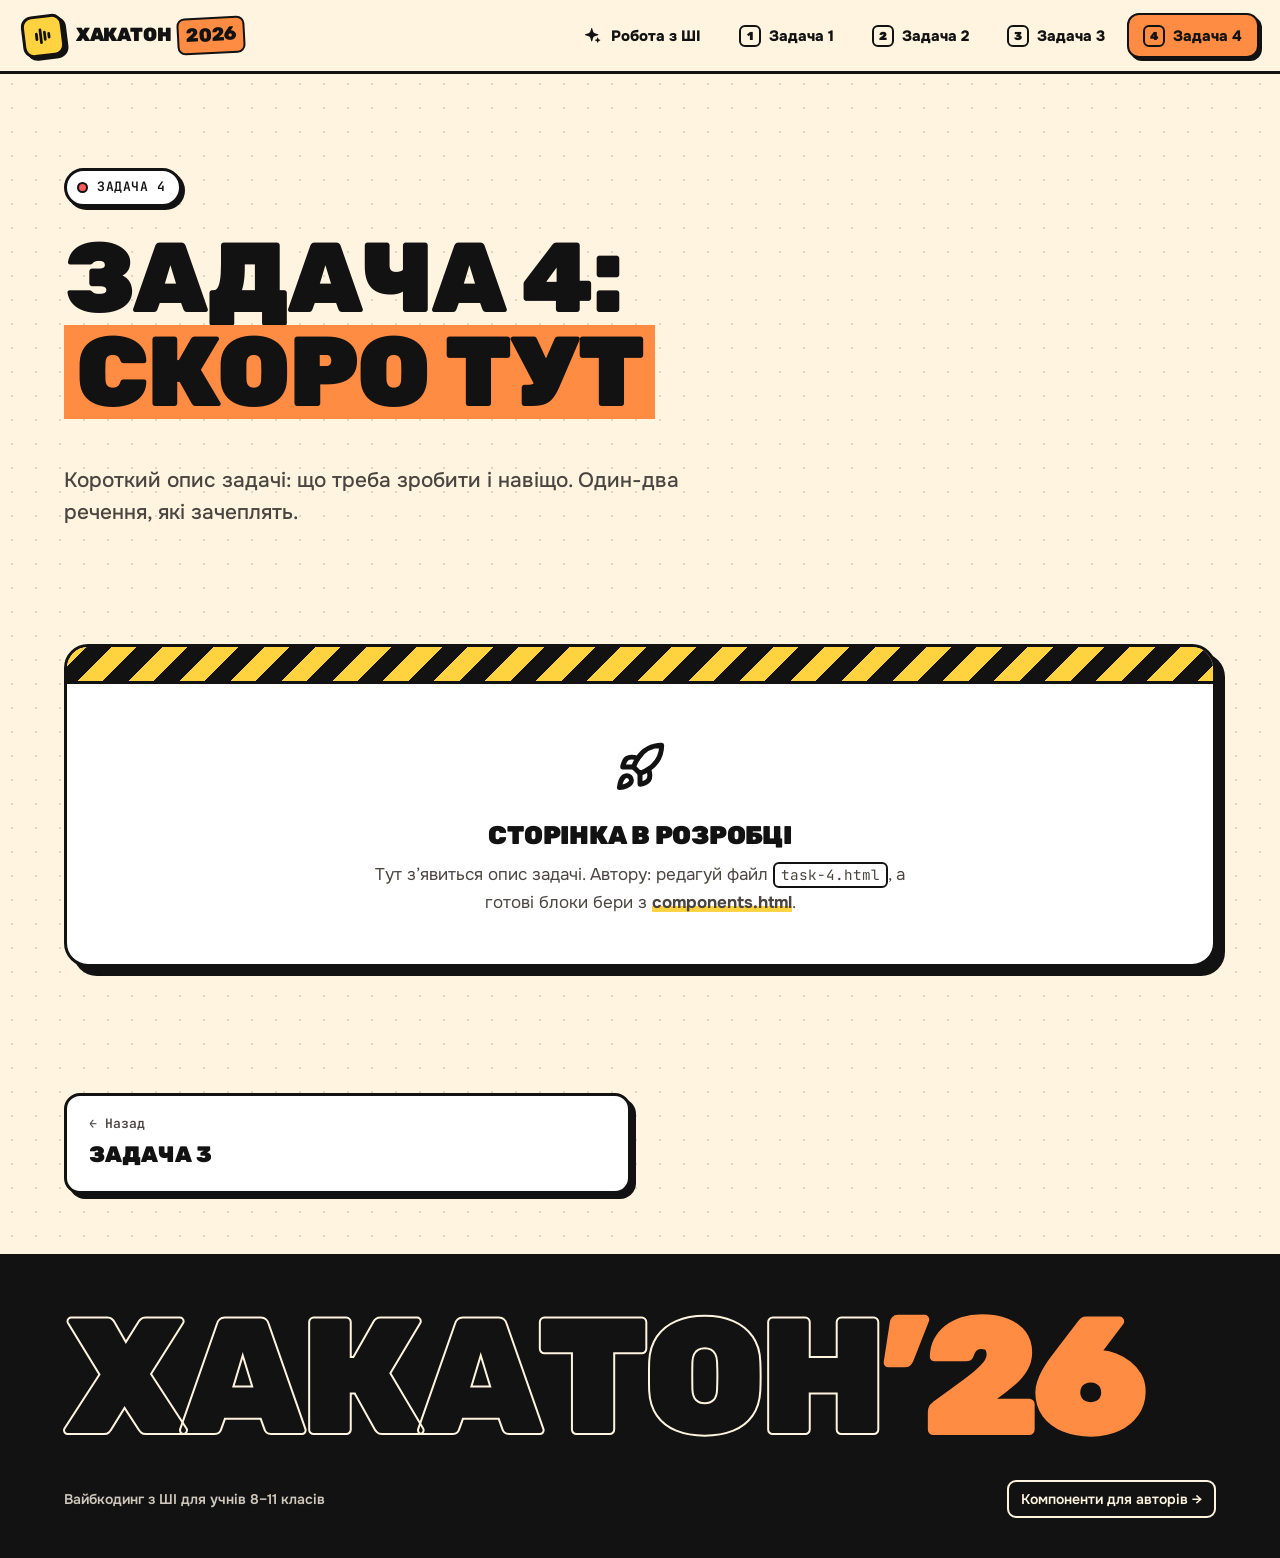
<file: task-4.html>
<!doctype html>
<html lang="uk">
<head>
  <meta charset="utf-8">
  <meta name="site-version" content="16">
  <meta name="viewport" content="width=device-width, initial-scale=1, viewport-fit=cover">
  <title>Задача 4 — Хакатон 2026</title>
  <meta name="description" content="Задача 4 хакатону 2026">
  <meta name="theme-color" content="#fff4e0">
  <link rel="icon" href="assets/img/favicon.svg" type="image/svg+xml">
  <link rel="preconnect" href="https://fonts.googleapis.com">
  <link rel="preconnect" href="https://fonts.gstatic.com" crossorigin>
  <link rel="stylesheet" href="https://fonts.googleapis.com/css2?family=Rubik:wght@500;700;800;900&family=Onest:wght@400;500;600;700;800&family=JetBrains+Mono:wght@400;600&display=swap">
  <link rel="stylesheet" href="assets/css/style.css?v=16">
  <!-- Свої стилі для цієї сторінки підключай тут, наприклад: <link rel="stylesheet" href="assets/css/task-4.css"> -->
  <script src="assets/js/main.js?v=16"></script>
</head>
<body data-page="task-4">
<site-nav></site-nav>

<main id="main" class="page">
  <!-- =====================================================================
       >>> Задача 4 — ПИШІТЬ КОНТЕНТ ТУТ
       Готові блоки (картки, підказки, термінал, вкладки, FAQ…) з прикладами
       коду — на сторінці components.html. Просто копіюйте звідти.
       Опис дизайну + промпт для Claude — assets/css/DESIGN.md
       Великий приклад повної сторінки — task-2.html.
       ===================================================================== -->

  <section class="page-hero container">
    <span class="eyebrow reveal"><span class="dot"></span> Задача 4</span>
    <h1 class="reveal">Задача 4: <span class="grad-text">скоро тут</span></h1>
    <p class="lead reveal">Короткий опис задачі: що треба зробити і навіщо. Один-два речення, які зачеплять.</p>
  </section>

  <section class="section-tight container">
    <div class="placeholder reveal">
      <div class="ph-ico"><svg class="i"><use href="#i-rocket"/></svg></div>
      <h3>Сторінка в розробці</h3>
      <p>Тут з’явиться опис задачі. Автору: редагуй файл <code>task-4.html</code>, а готові блоки бери з <a class="link" href="components.html">components.html</a>.</p>
    </div>
  </section>

</main>

<site-footer></site-footer>
</body>
</html>
</file>
<file: assets/css/style.css>
/* ==========================================================================
   ХАКАТОН 2026 — спільні стилі сайту (необруталізм)
   --------------------------------------------------------------------------
   Цей файл підключають УСІ сторінки. Тут: тема, навігація, переходи між
   сторінками і готові компоненти (картки, кнопки, наліпки, підказки,
   термінал, вкладки, акордеон, біжучий рядок...). Приклади всіх
   компонентів — на сторінці components.html.

   Стилі для конкретної задачі клади в окремий файл
   (як assets/css/task2.css), щоб не заважати іншим авторам.
   ========================================================================== */

:root {
  /* базові кольори */
  --paper: #fff4e0;
  --paper-2: #ffe9c2;
  --ink: #121212;
  --white: #ffffff;
  --muted: #4a4540;
  --dim: #857c72;

  /* кислотна палітра */
  --yellow: #ffd23f;
  --pink: #ff6fb5;
  --blue: #3d6bff;
  --blurple: #5865f2;
  --lime: #b4f04b;
  --orange: #ff8c42;
  --lilac: #b79cff;
  --cyan: #4fd8e8;
  --red: #ff5a5a;
  --green: #2fd36f;

  /* акцент сторінки (перевизначається нижче через body[data-page]) */
  --accent: var(--lilac);
  --on-accent: var(--ink);

  /* рамки й тіні — головне в цьому стилі */
  --bw: 3px;
  --border: var(--bw) solid var(--ink);
  --sh-sm: 3px 3px 0 var(--ink);
  --sh: 5px 5px 0 var(--ink);
  --sh-lg: 9px 9px 0 var(--ink);
  --radius-sm: 10px;
  --radius: 16px;
  --radius-lg: 24px;

  --font-display: "Rubik", system-ui, sans-serif;
  --font-body: "Onest", system-ui, sans-serif;
  --font-mono: "JetBrains Mono", ui-monospace, Consolas, monospace;

  --spring: cubic-bezier(.34, 1.7, .5, 1);
  --ease-out: cubic-bezier(.16, 1, .3, 1);
  --snap: cubic-bezier(.7, 0, .2, 1);

  --container: 1200px;
  --gutter: 24px;
  --hh: 74px; /* висота шапки */

  color-scheme: light;
}

/* Кожна сторінка має свій колір — зміни тут, якщо хочеш інший */
body[data-page="home"]   { --accent: var(--lilac); }
body[data-page="task-1"] { --accent: var(--pink); }
body[data-page="task-2"] { --accent: var(--blurple); --on-accent: #fff; }
body[data-page="task-3"] { --accent: var(--lime); }
body[data-page="task-4"] { --accent: var(--orange); }

/* ---------- База ---------- */
*, *::before, *::after { box-sizing: border-box; }
html { -webkit-text-size-adjust: 100%; scroll-behavior: smooth; scroll-padding-top: calc(var(--hh) + 80px); }
body {
  margin: 0;
  min-height: 100vh;
  min-height: 100dvh;
  color: var(--ink);
  background-color: var(--paper);
  background-image: radial-gradient(rgba(18, 18, 18, .14) 1.1px, transparent 1.5px);
  background-size: 24px 24px;
  font-family: var(--font-body);
  font-size: 17px;
  line-height: 1.6;
  -webkit-font-smoothing: antialiased;
  overflow-x: clip;
  -webkit-tap-highlight-color: transparent;
}
img, svg, video { display: block; max-width: 100%; }
a { color: inherit; text-decoration: none; }
button { font: inherit; color: inherit; background: none; border: 0; padding: 0; cursor: pointer; }
::selection { background: var(--yellow); color: var(--ink); }
:focus-visible { outline: 3px solid var(--ink); outline-offset: 3px; }

h1, h2, h3, h4 {
  font-family: var(--font-display);
  font-weight: 900;
  line-height: 1;
  letter-spacing: -.02em;
  margin: 0 0 .45em;
  text-wrap: balance;
}
h1 { font-size: clamp(2.6rem, 8.2vw, 6.2rem); text-transform: uppercase; line-height: .95; }
h2 { font-size: clamp(2rem, 5.4vw, 3.8rem); text-transform: uppercase; }
h3 { font-size: 1.3rem; font-weight: 800; letter-spacing: -.01em; line-height: 1.15; }
h4 { font-size: 1.05rem; font-weight: 800; line-height: 1.2; }
p { margin: 0 0 1em; text-wrap: pretty; }
p:last-child { margin-bottom: 0; }
strong, b { font-weight: 800; }
ul, ol { margin: 0 0 1em; padding-left: 1.2em; }
li + li { margin-top: .35em; }

code {
  font-family: var(--font-mono);
  font-size: .84em;
  padding: .1em .4em;
  border-radius: 6px;
  background: var(--white);
  border: 2px solid var(--ink);
  white-space: nowrap;
}
kbd {
  font-family: var(--font-mono);
  font-size: .8em;
  padding: .1em .45em;
  border-radius: 6px;
  background: var(--white);
  border: 2px solid var(--ink);
  box-shadow: 2px 2px 0 var(--ink);
}
.link {
  font-weight: 700;
  background: linear-gradient(var(--yellow), var(--yellow)) 0 92% / 100% .35em no-repeat;
  transition: background-size .25s var(--ease-out);
}
.link:hover { background-size: 100% 100%; }
.muted { color: var(--muted); }
.sr-only { position: absolute; width: 1px; height: 1px; overflow: hidden; clip: rect(0 0 0 0); white-space: nowrap; }

/* SVG-іконки: <svg class="i"><use href="#i-mic"/></svg> (список — у assets/js/main.js) */
.i {
  display: inline-block; flex: none;
  width: 1em; height: 1em;
  vertical-align: -.14em;
  fill: none; stroke: currentColor; stroke-width: 2.3; stroke-linecap: round; stroke-linejoin: round;
  overflow: visible;
}
.i.thick { stroke-width: 2.8; }

/* Виділення маркером (старе ім'я .grad-text теж працює) */
.mark, .grad-text {
  background: linear-gradient(transparent 10%, var(--mc, var(--accent)) 10%, var(--mc, var(--accent)) 90%, transparent 90%);
  color: var(--mt, var(--on-accent));
  padding-inline: .12em;
  -webkit-box-decoration-break: clone;
  box-decoration-break: clone;
}
/* Слово-наліпка: в рамці, з тінню і нахилом */
.mark-box {
  display: inline-block;
  padding: .02em .16em .06em;
  background: var(--mc, var(--accent));
  color: var(--mt, var(--on-accent));
  border: var(--border);
  border-radius: .12em;
  box-shadow: var(--sh);
  transform: rotate(var(--r, -2.5deg));
}
/* Хвиляста лінія під словом */
.squiggle {
  position: relative;
  white-space: nowrap;
  background: url("data:image/svg+xml,%3Csvg xmlns='http://www.w3.org/2000/svg' width='40' height='12' viewBox='0 0 40 12'%3E%3Cpath d='M0 6 Q5 0 10 6 T20 6 T30 6 T40 6' fill='none' stroke='%23121212' stroke-width='3.2' stroke-linecap='round'/%3E%3C/svg%3E") 0 100% / 40px 12px repeat-x;
  padding-bottom: .14em;
  animation: squiggle 1.2s linear infinite;
}
@keyframes squiggle { to { background-position: 40px 100%; } }

/* ---------- Шапка: ПК ---------- */
site-nav, site-footer { display: contents; }

.site-header {
  position: fixed; top: 0; left: 0; right: 0; z-index: 60;
  height: var(--hh);
  background: var(--paper);
  border-bottom: var(--border);
  view-transition-name: site-header;
}
.nav-shell {
  max-width: 1320px; height: 100%;
  margin-inline: auto;
  display: flex; align-items: center; gap: 18px;
  padding: 0 22px;
}
.brand {
  display: flex; align-items: center; gap: 12px;
  font-family: var(--font-display);
  font-weight: 900; font-size: 19px; text-transform: uppercase; letter-spacing: -.02em;
  white-space: nowrap;
}
.brand-mark {
  display: grid; place-items: center;
  width: 42px; height: 42px;
  background: var(--yellow);
  border: var(--border);
  border-radius: 11px;
  box-shadow: var(--sh-sm);
  transform: rotate(-7deg);
  transition: transform .4s var(--spring);
}
.brand:hover .brand-mark { transform: rotate(8deg) scale(1.08); }
.brand-mark svg { width: 22px; height: 22px; }
.brand b { margin-left: 2px; padding: 1px 7px 2px; background: var(--accent); color: var(--on-accent); border: 2.5px solid var(--ink); border-radius: 8px; transform: rotate(-3deg); display: inline-block; }

.nav-links { display: flex; gap: 6px; margin-left: auto; }
.nav-link {
  position: relative; isolation: isolate;
  display: flex; align-items: center; gap: 8px;
  padding: 8px 14px;
  border: 2.5px solid transparent;
  border-radius: 12px;
  font-weight: 800; font-size: 15px;
  white-space: nowrap;
  transition: border-color .15s, background-color .15s, transform .15s;
}
.nav-link:hover { border-color: var(--ink); background: var(--white); transform: rotate(-1.5deg); }
.nav-link.active { color: var(--on-accent); }
.nav-link.active:hover { background: none; border-color: transparent; transform: none; }
.nav-pill {
  position: absolute; inset: -2.5px; z-index: -1;
  background: var(--accent);
  border: 2.5px solid var(--ink);
  border-radius: 12px;
  box-shadow: var(--sh-sm);
  view-transition-name: nav-pill;
}
.nav-ico { display: grid; place-items: center; width: 22px; height: 22px; }
/* текст вкладки має свій шар у переході — щоб підсвітка, яка «пливе», його не закривала */
.nav-txt { display: inline-flex; align-items: center; gap: 8px; }
.tab .nav-txt { flex-direction: column; gap: 3px; }
.nav-ico svg { width: 19px; height: 19px; }
.num-ico {
  display: grid; place-items: center;
  width: 22px; height: 22px;
  border: 2px solid currentColor;
  border-radius: 6px;
  font-family: var(--font-display); font-size: 11.5px; font-weight: 900;
}

/* ---------- Навігація: телефон (нижня панель) ---------- */
.tabbar { display: none; }

@media (max-width: 1080px) {
  .brand-text { display: none; }
}
@media (max-width: 860px) {
  :root { --gutter: 16px; --hh: 64px; }
  .site-header { position: absolute; }
  .nav-links { display: none; }
  .brand-text { display: inline; }

  .tabbar {
    display: grid; grid-template-columns: repeat(5, 1fr); gap: 4px;
    position: fixed; z-index: 60;
    left: 10px; right: 10px; bottom: calc(10px + env(safe-area-inset-bottom));
    padding: 6px;
    background: var(--white);
    border: var(--border);
    border-radius: 18px;
    box-shadow: var(--sh);
    view-transition-name: tabbar;
  }
  .tab {
    position: relative; isolation: isolate;
    display: flex; flex-direction: column; align-items: center; justify-content: center; gap: 3px;
    min-height: 54px; padding: 5px 2px;
    border-radius: 12px;
    font-size: 10.5px; font-weight: 800;
    transition: transform .15s;
  }
  .tab:active { transform: scale(.92); }
  .tab.active { color: var(--on-accent); }
  .tab-pill {
    position: absolute; inset: 0; z-index: -1;
    background: var(--accent);
    border: 2.5px solid var(--ink);
    border-radius: 12px;
    view-transition-name: tab-pill;
  }
  .tab .nav-ico svg { width: 20px; height: 20px; }
}

/* ---------- Переходи між сторінками ---------- */
@view-transition { navigation: auto; }

::view-transition-group(*) { animation-duration: .5s; animation-timing-function: var(--ease-out); }
::view-transition-old(root), ::view-transition-new(root) { animation: none; }
/* сторінка не «розтягується» між старою і новою висотою — тільки тане й зсувається */
::view-transition-group(page) { animation: none; }
::view-transition-old(page) { animation: vt-out-left .2s cubic-bezier(.4, 0, 1, 1) both; }
::view-transition-new(page) { animation: vt-in-right .45s var(--ease-out) .2s both; }
html:active-view-transition-type(back)::view-transition-old(page) { animation-name: vt-out-right; }
html:active-view-transition-type(back)::view-transition-new(page) { animation-name: vt-in-left; }

@keyframes vt-out-left  { to   { opacity: 0; transform: translateX(-32px); } }
@keyframes vt-out-right { to   { opacity: 0; transform: translateX(32px); } }
@keyframes vt-in-right  { from { opacity: 0; transform: translateX(44px); } }
@keyframes vt-in-left   { from { opacity: 0; transform: translateX(-44px); } }

/* Якщо браузер не вміє View Transitions — проста поява */
.page { view-transition-name: page; animation: page-enter .6s var(--ease-out) backwards; }
html.has-vt .page { animation: none; }
@keyframes page-enter { from { opacity: 0; transform: translateY(24px); } }

/* ---------- Каркас сторінки ---------- */
.page { padding-top: calc(var(--hh) + 30px); padding-bottom: 40px; min-height: 70vh; overflow-x: clip; }
.container { width: 100%; max-width: var(--container); margin-inline: auto; padding-inline: var(--gutter); }
.section { padding-block: clamp(56px, 9vw, 110px); position: relative; }
.section-tight { padding-block: clamp(30px, 5vw, 56px); }
@media (max-width: 860px) {
  .page { padding-top: calc(var(--hh) + 22px); padding-bottom: 120px; }
}

/* Наліпка над заголовком */
.eyebrow {
  display: inline-flex; align-items: center; gap: 9px;
  padding: 6px 14px 6px 10px;
  margin-bottom: 24px;
  background: var(--white);
  border: var(--border);
  border-radius: 999px;
  box-shadow: var(--sh-sm);
  font-family: var(--font-mono); font-size: 13px; font-weight: 600; text-transform: uppercase; letter-spacing: .04em;
  transform: rotate(-2deg);
}
.eyebrow .dot { width: 11px; height: 11px; border-radius: 50%; background: var(--red); border: 2px solid var(--ink); animation: blink 1.1s steps(2, jump-none) infinite; }
@keyframes blink { 50% { opacity: .2; } }

.page-hero { padding-block: clamp(24px, 5vw, 70px) clamp(36px, 5vw, 60px); }
.page-hero .lead { max-width: 640px; }
.lead { font-size: clamp(1.08rem, 2vw, 1.3rem); color: var(--muted); line-height: 1.55; font-weight: 500; }

.section-head { max-width: 820px; margin-bottom: clamp(28px, 5vw, 50px); }
.section-head.center { margin-inline: auto; text-align: center; }
.section-head p { color: var(--muted); font-size: 1.12rem; font-weight: 500; max-width: 680px; }
.section-head.center p { margin-inline: auto; }
.kicker {
  display: inline-block;
  margin-bottom: 18px;
  padding: 4px 11px;
  background: var(--ink);
  color: var(--paper);
  border-radius: 6px;
  font-family: var(--font-mono); font-size: 13px; font-weight: 600; letter-spacing: .06em; text-transform: uppercase;
  transform: rotate(-2deg);
  box-shadow: 3px 3px 0 var(--accent);
}

.grid { display: grid; gap: 22px; }
.grid-2 { grid-template-columns: repeat(2, minmax(0, 1fr)); }
.grid-3 { grid-template-columns: repeat(3, minmax(0, 1fr)); }
.grid-4 { grid-template-columns: repeat(4, minmax(0, 1fr)); }
.grid-auto { grid-template-columns: repeat(auto-fit, minmax(250px, 1fr)); }
@media (max-width: 960px) { .grid-3, .grid-4 { grid-template-columns: repeat(2, minmax(0, 1fr)); } }
@media (max-width: 640px) { .grid-2, .grid-3, .grid-4 { grid-template-columns: 1fr; } }

/* ---------- Кнопки ---------- */
.btn {
  display: inline-flex; align-items: center; justify-content: center; gap: 10px;
  padding: 14px 24px;
  background: var(--white);
  color: var(--ink);
  border: var(--border);
  border-radius: 14px;
  box-shadow: var(--sh);
  font-family: var(--font-display); font-weight: 800; font-size: 16px; text-transform: uppercase; letter-spacing: .01em;
  white-space: nowrap;
  transition: transform .14s, box-shadow .14s, background-color .2s;
}
.btn:hover { transform: translate(-3px, -3px); box-shadow: var(--sh-lg); }
.btn:active { transform: translate(5px, 5px); box-shadow: 0 0 0 var(--ink); }
.btn-primary { background: var(--accent); color: var(--on-accent); }
.btn-ghost { background: var(--white); }
.btn-yellow { background: var(--yellow); }
.btn .arr { display: inline-block; transition: transform .25s var(--spring); }
.btn:hover .arr { transform: translateX(5px); }
.btn-row { display: flex; flex-wrap: wrap; gap: 16px; }

/* ---------- Картки ---------- */
.card {
  position: relative;
  padding: 26px;
  background: var(--white);
  border: var(--border);
  border-radius: var(--radius);
  box-shadow: var(--sh);
  transition: transform .2s var(--ease-out), box-shadow .2s var(--ease-out);
}
.card.lift:hover { transform: translate(-4px, -4px) rotate(-.6deg); box-shadow: var(--sh-lg); }
.card.fill { background: var(--c, var(--accent)); }
.card h3 { margin-bottom: .4em; }
.card p { color: var(--muted); }
.card.fill p { color: var(--ink); }
.card-ico {
  display: grid; place-items: center;
  width: 56px; height: 56px; margin-bottom: 18px;
  background: var(--c, var(--accent));
  border: var(--border);
  border-radius: 14px;
  box-shadow: var(--sh-sm);
  font-size: 26px; font-weight: 900; font-family: var(--font-display);
  transform: rotate(-4deg);
}

/* ---------- Мітки / чипи ---------- */
.chip {
  display: inline-flex; align-items: center; gap: 6px;
  padding: 3px 11px;
  background: var(--c, var(--white));
  border: 2px solid var(--ink);
  border-radius: 999px;
  font-size: 13px; font-weight: 700;
  white-space: nowrap;
}
.chip.green  { --c: var(--lime); }
.chip.amber  { --c: var(--yellow); }
.chip.red    { --c: #ffb3b3; }
.chip.cyan   { --c: var(--cyan); }
.chip.pink   { --c: var(--pink); }
.chip.violet { --c: var(--lilac); }
.chip-row { display: flex; flex-wrap: wrap; gap: 8px; }

/* Наліпка (для декору): <span class="sticker" style="--c:var(--pink);--r:6deg">NEW</span> */
.sticker {
  display: inline-block;
  padding: 6px 13px;
  background: var(--c, var(--yellow));
  border: var(--border);
  border-radius: 10px;
  box-shadow: var(--sh-sm);
  font-family: var(--font-display); font-weight: 900; font-size: 14px; text-transform: uppercase;
  transform: rotate(var(--r, -4deg));
  white-space: nowrap;
}

/* ---------- Підказки (callout) ---------- */
.callout {
  --c: var(--cyan);
  display: flex; gap: 14px; align-items: flex-start;
  padding: 16px 18px;
  background: color-mix(in srgb, var(--c) 30%, var(--white));
  border: var(--border);
  border-radius: 14px;
  box-shadow: var(--sh-sm);
  font-size: 15.5px;
}
.callout > .callout-ico {
  flex: none;
  display: grid; place-items: center;
  width: 38px; height: 38px;
  background: var(--c);
  border: 2.5px solid var(--ink);
  border-radius: 50%;
  font-size: 18px;
}
.callout p { margin: 0; align-self: center; }
.callout p + p { margin-top: .5em; }
.callout.tip    { --c: var(--lime); }
.callout.warn   { --c: var(--yellow); }
.callout.danger { --c: var(--red); }
.callout.info   { --c: var(--cyan); }

/* ---------- Термінал / код ---------- */
.terminal {
  position: relative;
  background: #17161a;
  border: var(--border);
  border-radius: 14px;
  box-shadow: var(--sh);
  overflow: hidden;
}
.terminal-bar {
  display: flex; align-items: center; gap: 7px;
  padding: 8px 12px;
  background: var(--yellow);
  border-bottom: var(--border);
  font-family: var(--font-mono); font-size: 12.5px; font-weight: 600;
}
.terminal-bar i { width: 12px; height: 12px; border-radius: 50%; background: var(--red); border: 2px solid var(--ink); }
.terminal-bar i:nth-child(2) { background: var(--white); }
.terminal-bar i:nth-child(3) { background: var(--lime); margin-right: 6px; }
.terminal pre {
  margin: 0; padding: 16px 18px;
  overflow-x: auto;
  font-size: 13.5px; line-height: 1.75;
  color: #f4efe6;
}
.terminal .c { color: #8d877d; }
.terminal .p { color: var(--lime); user-select: none; }
.terminal .s { color: var(--yellow); }
.terminal .k { color: var(--pink); }
.copy-btn {
  margin-left: auto;
  padding: 3px 10px;
  background: var(--white);
  border: 2px solid var(--ink);
  border-radius: 8px;
  box-shadow: 2px 2px 0 var(--ink);
  font-family: var(--font-body); font-size: 12px; font-weight: 800;
  transition: transform .1s, box-shadow .1s;
}
.copy-btn:active { transform: translate(2px, 2px); box-shadow: none; }
.copy-btn.done { background: var(--lime); }

/* ---------- Вкладки (усередині сторінки) ---------- */
.tabs-ui { position: relative; }
.tab-list {
  position: relative;
  display: inline-flex; gap: 4px; flex-wrap: nowrap;
  max-width: 100%;
  padding: 5px;
  background: var(--white);
  border: var(--border);
  border-radius: 16px;
  box-shadow: var(--sh-sm);
  overflow-x: auto;
  scrollbar-width: none;
}
.tab-list::-webkit-scrollbar { display: none; }
.tab-btn {
  flex: none;
  position: relative; z-index: 1;
  display: inline-flex; align-items: center; gap: 8px;
  padding: 9px 18px;
  border-radius: 11px;
  font-weight: 800; font-size: 15.5px;
  white-space: nowrap;
  transition: color .2s;
}
.tab-btn[aria-selected="true"] { color: var(--on-accent); }
.tab-ind {
  position: absolute; top: 5px; bottom: 5px; left: 0;
  background: var(--accent);
  border: 2.5px solid var(--ink);
  border-radius: 11px;
  transition: transform .45s var(--spring), width .45s var(--spring);
}
.tab-panel { margin-top: 24px; }
.tab-panel[hidden] { display: none; }
.tab-panel.entering { animation: panel-in .5s var(--spring) both; }
@keyframes panel-in { from { opacity: 0; transform: translateY(18px) rotate(-.8deg); } }

/* ---------- Акордеон / FAQ ---------- */
.faq { display: grid; gap: 14px; }
.faq details {
  background: var(--white);
  border: var(--border);
  border-radius: 14px;
  box-shadow: var(--sh-sm);
  transition: box-shadow .2s, transform .2s;
}
.faq details[open] { box-shadow: var(--sh); transform: translate(-2px, -2px); }
.faq summary {
  list-style: none;
  display: flex; align-items: center; gap: 14px;
  padding: 16px 18px;
  font-weight: 800; font-size: 16.5px;
  cursor: pointer;
}
.faq summary::-webkit-details-marker { display: none; }
.faq summary::after {
  content: "+";
  margin-left: auto; flex: none;
  display: grid; place-items: center;
  width: 32px; height: 32px;
  background: var(--yellow);
  border: 2.5px solid var(--ink);
  border-radius: 9px;
  font-family: var(--font-display); font-size: 22px; font-weight: 900; line-height: 1;
  transition: transform .4s var(--spring), background-color .2s;
}
.faq details[open] summary::after { transform: rotate(135deg); background: var(--pink); }
.faq .faq-body { padding: 0 18px 18px; color: var(--muted); }
.faq details[open] .faq-body { animation: panel-in .4s var(--ease-out); }

/* ---------- Зміст сторінки (липка панель з якорями) ---------- */
.toc-bar { position: sticky; top: calc(var(--hh) + 12px); z-index: 40; margin-block: 0 10px; }
.toc-inner {
  display: flex; gap: 2px;
  width: max-content; max-width: 100%;
  margin-inline: auto;
  padding: 5px;
  background: var(--white);
  border: var(--border);
  border-radius: 14px;
  box-shadow: var(--sh-sm);
  overflow-x: auto;
  scrollbar-width: none;
}
.toc-inner::-webkit-scrollbar { display: none; }
.toc-inner a {
  flex: none; /* не стискати пункти — інакше текст вилазить за фон */
  display: inline-flex; align-items: center; gap: 6px;
  padding: 6px 13px;
  border-radius: 9px;
  font-size: 14px; font-weight: 700;
  white-space: nowrap;
  transition: background-color .15s, color .15s;
}
.toc-inner a:hover { background: var(--paper-2); }
.toc-inner a.current { background: var(--ink); color: var(--paper); }
@media (max-width: 860px) {
  .toc-bar { top: 10px; }
  .toc-inner { margin-inline: 0; }
}

/* ---------- Місце для автора (поки сторінка порожня) ---------- */
.placeholder {
  position: relative;
  padding: clamp(60px, 8vw, 80px) clamp(22px, 5vw, 48px) clamp(30px, 5vw, 48px);
  background: var(--white);
  border: var(--border);
  border-radius: var(--radius-lg);
  box-shadow: var(--sh-lg);
  text-align: center;
  overflow: hidden;
}
.placeholder::before {
  content: "В РОЗРОБЦІ ✦ В РОЗРОБЦІ ✦ В РОЗРОБЦІ ✦ В РОЗРОБЦІ ✦ В РОЗРОБЦІ ✦ В РОЗРОБЦІ ✦ В РОЗРОБЦІ ✦";
  position: absolute; left: -10px; right: -10px; top: 0;
  padding: 7px 0;
  background: repeating-linear-gradient(-45deg, var(--yellow) 0 18px, var(--ink) 18px 36px);
  border-bottom: var(--border);
  color: transparent;
  font-size: 12px;
}
.placeholder .ph-ico { font-size: 52px; margin-bottom: 10px; display: inline-block; animation: wobble 2.4s ease-in-out infinite; }
.placeholder h3 { font-size: 1.6rem; font-family: var(--font-display); font-weight: 900; text-transform: uppercase; }
.placeholder p { color: var(--muted); max-width: 560px; margin-inline: auto; }
.placeholder code { white-space: normal; }
@keyframes wobble { 0%, 100% { transform: rotate(-8deg); } 50% { transform: rotate(8deg) translateY(-6px); } }

/* ---------- Біжучий рядок ---------- */
/* <div class="marquee"><div class="marquee-track"><span>ТЕКСТ ✦ ТЕКСТ ✦</span><span aria-hidden="true">ТЕКСТ ✦ ТЕКСТ ✦</span></div></div> */
.marquee {
  --mq-bg: var(--yellow);
  position: relative;
  overflow: hidden;
  background: var(--mq-bg);
  border-block: var(--border);
  transform: rotate(var(--mq-r, -1.6deg));
  margin-inline: -20px;
  box-shadow: 0 5px 0 var(--ink);
}
.marquee-track {
  display: flex; width: max-content;
  animation: marquee var(--mq-speed, 28s) linear infinite;
}
.marquee-track > span {
  flex: none;
  padding: 12px 0;
  font-family: var(--font-display); font-weight: 900; font-size: clamp(18px, 2.6vw, 28px); text-transform: uppercase;
  white-space: nowrap;
  word-spacing: .2em;
}
.marquee.reverse .marquee-track { animation-direction: reverse; }
@keyframes marquee { to { transform: translateX(-50%); } }

/* ---------- Круглий бейдж, що крутиться ---------- */
.spin-badge {
  position: relative;
  width: var(--sb, 120px); aspect-ratio: 1;
  display: grid; place-items: center;
  background: var(--sb-bg, var(--yellow));
  border: var(--border);
  border-radius: 50%;
  box-shadow: var(--sh-sm);
}
.spin-badge > svg { position: absolute; inset: 6%; width: 88%; height: 88%; animation: spin 14s linear infinite; overflow: visible; }
.spin-badge text { font-family: var(--font-display); font-weight: 800; font-size: 11.5px; letter-spacing: .14em; text-transform: uppercase; fill: var(--ink); }
.spin-badge > span { font-size: calc(var(--sb, 120px) * .26); line-height: 1; }
@keyframes spin { to { transform: rotate(360deg); } }

/* ---------- Поява під час прокрутки ---------- */
.reveal {
  opacity: 0;
  transform: translateY(34px) rotate(-1.2deg) scale(.97);
  transition: opacity .5s ease, transform .75s var(--spring);
  transition-delay: calc(var(--i, 0) * 70ms);
}
.reveal.in { opacity: 1; transform: none; }

/* ---------- Футер ---------- */
.pager { display: grid; grid-template-columns: 1fr 1fr; gap: 18px; margin: 30px 0 60px; }
.pager a {
  display: flex; flex-direction: column; gap: 2px;
  padding: 18px 22px;
  background: var(--white);
  border: var(--border);
  border-radius: var(--radius);
  box-shadow: var(--sh);
  transition: transform .14s, box-shadow .14s, background-color .2s;
}
.pager a:hover { transform: translate(-3px, -3px); box-shadow: var(--sh-lg); background: var(--yellow); }
.pager a:active { transform: translate(4px, 4px); box-shadow: none; }
.pager small { font-family: var(--font-mono); font-weight: 600; font-size: 13px; color: var(--muted); }
.pager b { font-family: var(--font-display); font-weight: 900; font-size: 1.4rem; text-transform: uppercase; }
.pager .next { text-align: right; grid-column: 2; }
.site-footer {
  position: relative;
  background: var(--ink);
  color: var(--paper);
  border-top: var(--border);
  overflow: hidden;
}
.foot-big {
  font-family: var(--font-display); font-weight: 900; text-transform: uppercase;
  font-size: clamp(3rem, 13vw, 11rem); line-height: .85; letter-spacing: -.04em;
  color: transparent;
  -webkit-text-stroke: 2px var(--paper);
  padding: 50px 0 10px;
  white-space: nowrap;
  user-select: none;
}
.foot-big span { color: var(--accent); -webkit-text-stroke: 2px var(--accent); }
.foot-row {
  display: flex; flex-wrap: wrap; align-items: center; justify-content: space-between; gap: 12px;
  padding: 22px 0 40px;
  font-size: 14px; font-weight: 600;
  color: #cfc7bb;
}
.foot-row a { padding: 6px 12px; border: 2px solid var(--paper); border-radius: 9px; color: var(--paper); transition: background-color .15s, color .15s; }
.foot-row a:hover { background: var(--paper); color: var(--ink); }
@media (max-width: 860px) { .foot-row { padding-bottom: 120px; } }
@media (max-width: 520px) { .pager b { font-size: 1.05rem; } .pager a { padding: 14px 16px; } }

/* ---------- Підказка про свайп (телефон) ---------- */
.swipe-hint {
  position: fixed; left: 50%; bottom: calc(100px + env(safe-area-inset-bottom)); z-index: 70;
  display: flex; align-items: center; gap: 10px;
  padding: 9px 15px;
  background: var(--yellow);
  border: var(--border);
  border-radius: 12px;
  box-shadow: var(--sh-sm);
  font-size: 13px; font-weight: 800;
  transform: translate(-50%, 30px) rotate(-2deg); opacity: 0;
  transition: opacity .3s, transform .5s var(--spring);
  pointer-events: none;
  white-space: nowrap;
}
.swipe-hint.show { opacity: 1; transform: translate(-50%, 0) rotate(-2deg); }
.swipe-hint .hand { display: inline-block; animation: swipe-hand 1.2s ease-in-out infinite; }
@keyframes swipe-hand { 0%, 100% { transform: translateX(-6px); } 50% { transform: translateX(6px); } }

/* ---------- Менше руху, якщо користувач так налаштував систему ---------- */
@media (prefers-reduced-motion: reduce) {
  @view-transition { navigation: none; }
  *, *::before, *::after { animation-duration: .01ms !important; animation-iteration-count: 1 !important; transition-duration: .01ms !important; scroll-behavior: auto !important; }
  .reveal { opacity: 1; transform: none; }
}

/* ---------- Каруселька (горизонтальне гортання) ----------
   <div class="carousel" data-carousel>
     <div class="carousel-track"> <article class="slide">…</article> … </div>
   </div>
   Кнопки, точки й перетягування мишкою додає main.js. */
.carousel { position: relative; }
.carousel-track {
  display: grid; grid-auto-flow: column;
  grid-auto-columns: var(--slide-w, min(340px, 84%));
  gap: 20px;
  overflow-x: auto;
  scroll-snap-type: x mandatory;
  scroll-padding-inline: 4px;
  padding: 6px 14px 18px 4px;
  margin-inline: -4px;
  scrollbar-width: none;
  overscroll-behavior-x: contain;
  cursor: grab;
}
.carousel-track::-webkit-scrollbar { display: none; }
.carousel-track.dragging { cursor: grabbing; scroll-snap-type: none; user-select: none; }
.carousel-track > * { scroll-snap-align: start; min-width: 0; }
.carousel-ui { display: flex; align-items: center; gap: 12px; margin-top: 6px; }
.carousel-dots { display: flex; gap: 6px; flex-wrap: wrap; }
.carousel-dots button {
  width: 12px; height: 12px;
  background: var(--white);
  border: 2px solid var(--ink);
  border-radius: 99px;
  transition: width .35s var(--spring), background-color .2s;
}
.carousel-dots button.on { width: 30px; background: var(--accent); }
.carousel-count { font-family: var(--font-mono); font-size: 13px; font-weight: 600; color: var(--muted); }
.carousel-btns { display: flex; gap: 8px; margin-left: auto; }
.carousel-btns button {
  display: grid; place-items: center;
  width: 44px; height: 44px;
  background: var(--white);
  border: var(--border);
  border-radius: 12px;
  box-shadow: var(--sh-sm);
  transition: transform .1s, box-shadow .1s, opacity .2s;
}
.carousel-btns button:active { transform: translate(3px, 3px); box-shadow: none; }
.carousel-btns button:disabled { opacity: .35; pointer-events: none; }
.carousel-btns svg { width: 20px; height: 20px; }
.slide { height: 100%; }

/* ---------- Кнопка «Детальніше» + бокова панель ----------
   <button class="more" data-drawer="d-claude">Детальніше</button>
   <template id="d-claude"><h3>Заголовок</h3> … будь-який HTML … </template> */
.more {
  display: inline-flex; align-items: center; gap: 8px;
  padding: 7px 12px;
  background: var(--white);
  border: 2.5px solid var(--ink);
  border-radius: 10px;
  box-shadow: var(--sh-sm);
  font-weight: 800; font-size: 14px;
  transition: transform .12s, box-shadow .12s, background-color .2s;
}
.more:hover { background: var(--yellow); transform: translate(-1px, -1px); box-shadow: 4px 4px 0 var(--ink); }
.more:active { transform: translate(3px, 3px); box-shadow: none; }
.more .i { transition: transform .3s var(--spring); }
.more:hover .i { transform: translateX(4px); }

dialog.drawer {
  position: fixed; inset: 0 0 0 auto;
  width: min(560px, 100vw); height: 100dvh; max-height: none; max-width: none;
  margin: 0; padding: 0;
  background: var(--paper);
  color: var(--ink);
  border: 0; border-left: var(--border);
  box-shadow: -10px 0 0 rgba(18, 18, 18, .12);
  overflow: hidden;
}
dialog.drawer[open] { display: flex; flex-direction: column; animation: drawer-in .45s var(--snap); }
dialog.drawer.closing { animation: drawer-out .3s ease-in forwards; }
dialog.drawer::backdrop { background: rgba(18, 18, 18, .45); animation: fade .3s; }
@keyframes drawer-in { from { transform: translateX(100%); } }
@keyframes drawer-out { to { transform: translateX(100%); } }
@keyframes fade { from { opacity: 0; } }
.drawer-head {
  display: flex; align-items: center; gap: 12px;
  padding: 14px 18px;
  background: var(--accent); color: var(--on-accent);
  border-bottom: var(--border);
}
.drawer-head b { font-family: var(--font-display); font-weight: 900; font-size: 1.15rem; text-transform: uppercase; line-height: 1.1; }
.drawer-close {
  margin-left: auto; flex: none;
  display: grid; place-items: center;
  width: 42px; height: 42px;
  background: var(--white); color: var(--ink);
  border: var(--border);
  border-radius: 11px;
  box-shadow: var(--sh-sm);
}
.drawer-close:active { transform: translate(3px, 3px); box-shadow: none; }
.drawer-close svg { width: 20px; height: 20px; }
.drawer-body { flex: 1; overflow-y: auto; overscroll-behavior: contain; padding: 22px 22px 40px; }
.drawer-body > * { animation: chat-pop .5s var(--spring) backwards; }
.drawer-body > *:nth-child(2) { animation-delay: .05s; }
.drawer-body > *:nth-child(3) { animation-delay: .1s; }
.drawer-body > *:nth-child(4) { animation-delay: .15s; }
.drawer-body > *:nth-child(n+5) { animation-delay: .2s; }
@keyframes chat-pop { from { opacity: 0; transform: translateY(16px); } }
.drawer-body h3 { font-size: 1.35rem; }
.drawer-body h4 { margin: 22px 0 8px; font-family: var(--font-mono); font-size: 12.5px; font-weight: 600; letter-spacing: .06em; text-transform: uppercase; }
.drawer-body p, .drawer-body li { color: var(--muted); font-size: 15.5px; }
.drawer-body .terminal, .drawer-body .callout { margin: 14px 0; }
.drawer-body ul { padding-left: 1.1em; }
@media (max-width: 640px) {
  dialog.drawer { inset: auto 0 0 0; width: 100vw; height: 88dvh; border-left: 0; border-top: var(--border); border-radius: 22px 22px 0 0; }
  @keyframes drawer-in { from { transform: translateY(100%); } }
  @keyframes drawer-out { to { transform: translateY(100%); } }
  .drawer-head::before { content: ""; position: absolute; left: 50%; top: 6px; width: 44px; height: 5px; translate: -50% 0; background: var(--ink); border-radius: 9px; opacity: .5; }
  .drawer-head { position: relative; padding-top: 18px; }
}

/* ---------- Покроковий блок (одна картка за раз) ----------
   <div class="stepper" data-stepper data-final-href="#next" data-final-label="Далі">
     <div class="stepper-stage">
       <article class="step" data-title="Токени" data-more="d-tokens">…</article>
     </div>
   </div>
   Вкладки зверху і панель «Детальніше / Назад / Далі» знизу додає main.js. */
.stepper { overflow: hidden; background: var(--white); border: var(--border); border-radius: var(--radius-lg); box-shadow: var(--sh-lg); }
.stepper-tabs { display: flex; gap: 6px; padding: 12px; overflow-x: auto; background: var(--paper); border-bottom: var(--border); scrollbar-width: none; }
.stepper-tabs::-webkit-scrollbar { display: none; }
.stepper-tabs button {
  flex: none;
  display: inline-flex; align-items: center; gap: 8px;
  padding: 6px 12px 6px 6px;
  background: var(--white);
  border: 2.5px solid var(--ink);
  border-radius: 10px;
  font-size: 14px; font-weight: 800;
  transition: background-color .15s, color .15s, transform .2s var(--spring);
}
.stepper-tabs button b { display: grid; place-items: center; min-width: 26px; height: 24px; padding: 0 4px; background: var(--paper); border: 2px solid var(--ink); border-radius: 6px; font-family: var(--font-mono); font-size: 11.5px; }
.stepper-tabs button.seen b { background: var(--lime); }
.stepper-tabs button[aria-selected="true"] { background: var(--ink); color: var(--paper); transform: translateY(-2px); }
.stepper-tabs button[aria-selected="true"] b { background: var(--accent); color: var(--on-accent); border-color: var(--paper); }
.stepper-stage { display: grid; grid-template-columns: minmax(0, 1fr); }
.step {
  grid-area: 1 / 1;
  min-width: 0;
  padding: clamp(18px, 3vw, 30px);
  visibility: hidden; opacity: 0;
  transform: translateX(60px);
  transition: opacity .3s, transform .55s var(--spring), visibility 0s .55s;
}
.step.active { visibility: visible; opacity: 1; transform: none; transition: opacity .35s .05s, transform .55s var(--spring), visibility 0s; }
.step.from-left { transform: translateX(-60px); }
.step.out-left { transform: translateX(-60px); }
.step.no-anim { transition: none !important; }
.stepper-bar { display: flex; align-items: center; gap: 12px; padding: 14px 18px; background: var(--paper); border-top: var(--border); }
.stepper-count { margin-left: auto; color: var(--muted); font-family: var(--font-mono); font-size: 13px; font-weight: 600; }
.stepper-prev {
  display: grid; place-items: center;
  width: 46px; height: 46px;
  background: var(--white);
  border: var(--border);
  border-radius: 12px;
  box-shadow: var(--sh-sm);
  transition: transform .1s, box-shadow .1s, opacity .2s;
}
.stepper-prev:active { transform: translate(3px, 3px); box-shadow: none; }
.stepper-prev:disabled { opacity: .3; pointer-events: none; }
.stepper-prev svg { width: 20px; height: 20px; rotate: 180deg; }
.stepper-next { padding: 11px 18px; font-size: 15px; }
@media (max-width: 640px) {
  .stepper-tabs button span { display: none; }
  .stepper-tabs button { padding: 4px; }
  .stepper-bar { flex-wrap: wrap; padding: 12px; }
  .stepper-count { display: none; }
  .stepper-next { margin-left: auto; }
}

/* ---------- Вибір зі списку (список ліворуч, картка праворуч) ----------
   <div class="picker" data-picker>
     <div class="picker-list"> <button data-pick="p-a"><span class="pl-logo" style="--c:…">Ab</span>Назва</button> … </div>
     <div class="picker-stage"> <article id="p-a">…</article> … </div>
   </div> */
.picker { display: grid; grid-template-columns: 250px minmax(0, 1fr); gap: 24px; align-items: start; }
.picker-list { position: sticky; top: calc(var(--hh) + 84px); display: flex; flex-direction: column; gap: 8px; }
.picker-list button {
  display: flex; align-items: center; gap: 10px;
  padding: 7px 12px 7px 7px;
  background: var(--white);
  border: 2.5px solid var(--ink);
  border-radius: 12px;
  font-size: 15px; font-weight: 800; text-align: left;
  transition: transform .25s var(--spring), background-color .15s, color .15s, box-shadow .15s;
}
.picker-list button:hover { transform: translateX(4px); }
.picker-list button[aria-selected="true"] { background: var(--ink); color: var(--paper); transform: translateX(8px); box-shadow: 4px 4px 0 var(--accent); }
.pl-logo { flex: none; display: grid; place-items: center; width: 32px; height: 32px; background: var(--c); color: var(--t, var(--ink)); border: 2px solid var(--ink); border-radius: 9px; font-family: var(--font-display); font-size: 12px; font-weight: 900; }
.pl-logo .i { font-size: 17px; }
.picker-stage > [hidden] { display: none; }
.picker-stage > .entering { animation: pick-in .5s var(--spring); }
@keyframes pick-in { from { opacity: 0; transform: translateY(18px) rotate(-1deg); } }
@media (max-width: 860px) {
  .picker { grid-template-columns: 1fr; gap: 16px; }
  .picker-list { position: static; flex-direction: row; flex-wrap: wrap; gap: 6px; }
  .picker-list button { padding: 4px 10px 4px 4px; font-size: 13.5px; }
  .picker-list button:hover, .picker-list button[aria-selected="true"] { transform: translateY(-2px); }
  .pl-logo { width: 26px; height: 26px; font-size: 10.5px; }
}

/* ---------- Прайс-лист ---------- */
.price-list { overflow: hidden; background: var(--white); border: var(--border); border-radius: var(--radius-lg); box-shadow: var(--sh); }
.pl-row { display: grid; grid-template-columns: minmax(0, 1.1fr) auto minmax(0, 2fr); align-items: center; gap: 8px 22px; padding: 14px 20px; border-top: 2.5px dashed rgba(18, 18, 18, .2); transition: background-color .15s; }
.pl-row:first-child { border-top: 0; }
.pl-row:hover { background: var(--paper); }
.pl-row > b { font-size: 16px; }
.pl-price { font-family: var(--font-display); font-size: 1.35rem; font-weight: 900; white-space: nowrap; }
.pl-price small { font-family: var(--font-body); font-size: 12.5px; font-weight: 700; color: var(--muted); }
.pl-note { color: var(--muted); font-size: 14.5px; }
.pl-row.hl { background: #e8fbd0; }
.pl-row.dark { background: var(--ink); color: var(--paper); }
.pl-row.dark .pl-note, .pl-row.dark small { color: #cfc7bb; }
@media (max-width: 640px) {
  .pl-row { grid-template-columns: 1fr auto; padding: 12px 14px; }
  .pl-note { grid-column: 1 / -1; font-size: 13.5px; }
}
.drawer-body ol { padding-left: 1.3em; }
.drawer-body ol li { padding-left: 4px; margin-top: .5em; }
.drawer-body ol li::marker { font-family: var(--font-display); font-weight: 900; color: var(--ink); }
</file>
<file: assets/css/home.css>
/* ==========================================================================
   Головна «Робота з ШІ» — стилі тільки для index.html
   ========================================================================== */

.home-hero { display: grid; grid-template-columns: minmax(0, 1fr) minmax(0, 1fr); align-items: center; gap: 48px; }
.home-hero h1 { font-size: clamp(2.4rem, 5.2vw, 4.4rem); }
@keyframes st-float { 50% { translate: 0 -8px; } }
@keyframes count-pop { from { transform: scale(.9); } }

/* hero-чат праворуч */
.hero-side { position: relative; }
.hero-side .sticker { position: absolute; z-index: 3; animation: st-float 4s ease-in-out infinite; }
.hero-side .s1 { left: -18px; top: -18px; }
.hero-side .s2 { right: -12px; bottom: 36px; animation-delay: -2s; }
.hero-chat {
  position: relative;
  padding: 16px;
  background: var(--white);
  border: var(--border);
  border-radius: var(--radius-lg);
  box-shadow: var(--sh-lg);
  rotate: 1.5deg;
}
.hero-chat-bar {
  display: flex; align-items: center; gap: 8px;
  margin: -16px -16px 14px; padding: 10px 14px;
  background: var(--ink); color: var(--paper);
  border-radius: 20px 20px 0 0;
  font-family: var(--font-mono); font-size: 12.5px; font-weight: 600;
}
.hero-chat-bar i { width: 11px; height: 11px; background: var(--red); border: 2px solid var(--paper); border-radius: 50%; }
.hero-chat-bar i:nth-child(2) { background: var(--yellow); }
.hero-chat-bar i:nth-child(3) { margin-right: 6px; background: var(--lime); }
.hero-chat-bar em { margin-left: auto; color: var(--lime); font-style: normal; }
#heroChat { display: flex; flex-direction: column; gap: 10px; min-height: 330px; }
.hc-msg { max-width: 86%; padding: 10px 13px; border: 2.5px solid var(--ink); border-radius: 14px; font-size: 14.5px; font-weight: 500; line-height: 1.45; animation: chat-pop .4s var(--spring); }
.hc-msg.me { align-self: flex-end; background: var(--lilac); border-bottom-right-radius: 4px; }
.hc-msg.ai { align-self: flex-start; background: var(--paper); border-bottom-left-radius: 4px; box-shadow: 3px 3px 0 var(--ink); }
.hc-dots { display: inline-flex; gap: 4px; }
.hc-dots i { width: 7px; height: 7px; background: var(--ink); border-radius: 50%; animation: dot-bounce 1s infinite; }
.hc-dots i:nth-child(2) { animation-delay: .15s; }
.hc-dots i:nth-child(3) { animation-delay: .3s; }
@keyframes dot-bounce { 0%, 60%, 100% { transform: none; } 30% { transform: translateY(-6px); } }

/* «колода» карток задач, що розлітається при наведенні */
.tasks-wrap { display: grid; grid-template-columns: .9fr 1.1fr; align-items: center; gap: 40px; }
.deck { position: relative; height: 380px; }
.deck-card {
  position: absolute; left: 50%; top: 50%;
  width: 40%; aspect-ratio: 3 / 4;
  display: flex; flex-direction: column; justify-content: space-between;
  padding: 18px;
  background: var(--c);
  color: var(--t, var(--ink));
  border: var(--border);
  border-radius: 18px;
  box-shadow: var(--sh);
  transform: translate(-50%, -50%) rotate(var(--r));
  transition: transform .6s var(--spring), box-shadow .2s;
}
.deck-card b { font-family: var(--font-display); font-size: clamp(2.6rem, 5vw, 4.2rem); font-weight: 900; line-height: .85; }
.deck-card span { align-self: flex-end; padding: 2px 9px; background: var(--white); color: var(--ink); border: 2px solid var(--ink); border-radius: 7px; font-family: var(--font-mono); font-size: 12px; font-weight: 600; text-transform: uppercase; }
.deck:hover .deck-card, .deck.open .deck-card { transform: translate(calc(-50% + var(--x)), calc(-50% + var(--y))) rotate(var(--r)); }
.deck .deck-card:hover { transform: translate(calc(-50% + var(--x)), calc(-58% + var(--y))) rotate(0deg) scale(1.05); box-shadow: var(--sh-lg); z-index: 5; }
.deck-badge { position: absolute; right: 2%; top: -6%; z-index: 6; }

/* ---------- Уроки про LLM (покроковий блок) ---------- */
.step.lesson { display: grid; grid-template-columns: minmax(0, .85fr) minmax(0, 1.15fr); grid-auto-rows: min-content; column-gap: 36px; align-content: start; }
.lesson > * { min-width: 0; }
.lesson > :not(.demo) { grid-column: 1; }
.lesson .demo { grid-column: 2; grid-row: 1 / span 6; align-self: start; }
.lesson-num {
  display: inline-flex; justify-self: start; align-items: center; gap: 8px;
  margin-bottom: 14px; padding: 3px 10px;
  background: var(--c, var(--yellow));
  border: 2px solid var(--ink);
  border-radius: 8px;
  font-family: var(--font-mono); font-size: 12px; font-weight: 600; text-transform: uppercase;
  rotate: -2deg;
}
.lesson h3 { font-family: var(--font-display); font-size: clamp(1.5rem, 3vw, 2.1rem); font-weight: 900; text-transform: uppercase; }
.lesson > p { color: var(--muted); font-size: 16px; }
.step.active .lesson-num { animation: count-pop .5s var(--spring); }
@media (max-width: 860px) {
  .step.lesson { grid-template-columns: 1fr; }
  .lesson .demo { grid-column: 1; grid-row: auto; margin-top: 6px; }
}

/* токенайзер */
.tok-input { width: 100%; padding: 11px 13px; background: var(--paper); color: var(--ink); border: 2.5px solid var(--ink); border-radius: 12px; font: 600 15px var(--font-body); }
.tok-input:focus { outline: none; box-shadow: 3px 3px 0 var(--accent); }
.tok-ex { display: flex; flex-wrap: wrap; gap: 6px; margin: 8px 0; }
.tok-ex button { padding: 2px 9px; background: var(--white); border: 2px solid var(--ink); border-radius: 7px; font-size: 12.5px; font-weight: 700; }
.tok-ex button:hover { background: var(--yellow); }
.tok-out { display: flex; flex-wrap: wrap; align-content: flex-start; gap: 4px; min-height: 70px; max-height: 150px; overflow-y: auto; padding: 10px; background: var(--paper); border: 2px dashed var(--ink); border-radius: 12px; }
.tok { padding: 2px 5px; background: var(--c); border: 1.5px solid var(--ink); border-radius: 5px; font-family: var(--font-mono); font-size: 13px; white-space: pre; animation: chat-pop .35s var(--spring) backwards; animation-delay: var(--d); }
.tok-stats { display: flex; flex-wrap: wrap; gap: 14px; margin-top: 8px; font-family: var(--font-mono); font-size: 12.5px; font-weight: 600; }
.tok-stats b { font-family: var(--font-display); font-size: 18px; font-weight: 900; }

/* наступне слово */
.nt-sentence { padding: 10px 12px; background: var(--paper); border: 2.5px solid var(--ink); border-radius: 12px; font-weight: 700; }
.nt-new { padding: 0 4px; background: var(--yellow); border-radius: 4px; animation: chat-pop .45s var(--spring); }
.nt-bars { display: flex; flex-direction: column; gap: 5px; margin: 10px 0; }
.nt-row { display: grid; grid-template-columns: 112px 1fr 38px; align-items: center; gap: 8px; padding: 2px 4px; border-radius: 6px; font-size: 13px; font-weight: 700; transition: background-color .1s; }
.nt-row.hot { background: var(--yellow); }
.nt-row.chosen { background: var(--lime); animation: count-pop .4s var(--spring); }
.nt-w { overflow: hidden; white-space: nowrap; text-overflow: ellipsis; }
.nt-bar { height: 14px; overflow: hidden; background: var(--paper); border: 2px solid var(--ink); border-radius: 5px; }
.nt-bar i { display: block; height: 100%; background: var(--accent); border-right: 2px solid var(--ink); transition: width .45s var(--spring); }
.nt-p { font-family: var(--font-mono); font-size: 12px; text-align: right; }
.nt-ctrl { display: flex; flex-wrap: wrap; align-items: center; gap: 10px 14px; }
.nt-ctrl label { display: flex; align-items: center; gap: 8px; font-size: 13px; font-weight: 800; }
.nt-ctrl input[type=range] { width: 130px; accent-color: var(--ink); }
.nt-mood { width: 100%; color: var(--muted); font-size: 13px; }

/* контекстне вікно */
.ctx-meter { display: flex; align-items: center; gap: 10px; margin-bottom: 10px; font-family: var(--font-mono); font-size: 12.5px; font-weight: 600; }
.ctx-bar { flex: 1; height: 16px; overflow: hidden; background: var(--paper); border: 2.5px solid var(--ink); border-radius: 6px; }
.ctx-bar i { display: block; width: 0; height: 100%; background: var(--lime); transition: width .5s var(--spring), background-color .3s; }
#ctx.full .ctx-bar i { background: var(--red); }
.ctx-strip { min-width: 0; max-width: 100%; display: flex; gap: 8px; overflow: hidden; padding: 6px 2px 10px; -webkit-mask-image: linear-gradient(90deg, transparent, #000 12%); mask-image: linear-gradient(90deg, transparent, #000 12%); }
.ctx-msg { flex: none; max-width: 170px; padding: 7px 10px; border: 2px solid var(--ink); border-radius: 10px; font-size: 12.5px; font-weight: 600; line-height: 1.35; animation: chat-pop .4s var(--spring); transition: opacity .5s, filter .5s, transform .5s; }
.ctx-msg.me { background: var(--lilac); }
.ctx-msg.ai { background: var(--white); }
.ctx-msg em { display: block; margin-top: 3px; font-family: var(--font-mono); font-size: 10.5px; font-style: normal; opacity: .6; }
.ctx-msg.gone { opacity: .25; filter: grayscale(1); transform: scale(.92); text-decoration: line-through; }

/* галюцинація */
.hl { position: relative; }
.hl-q { margin-bottom: 8px; padding: 9px 12px; background: var(--lilac); border: 2.5px solid var(--ink); border-radius: 12px 12px 4px 12px; font-size: 14px; font-weight: 700; }
.hl-answer { display: block; min-height: 84px; padding: 10px 12px; background: var(--paper); border: 2.5px solid var(--ink); border-radius: 12px 12px 12px 4px; font-size: 14px; line-height: 1.45; }
.hl-stamp {
  position: absolute; right: 8px; bottom: 10px;
  padding: 3px 12px;
  color: var(--red);
  border: 4px solid var(--red);
  border-radius: 8px;
  font-family: var(--font-display); font-size: 22px; font-weight: 900; text-transform: uppercase;
  opacity: 0; transform: scale(2.4) rotate(-14deg);
}
.hl.stamped .hl-stamp { opacity: .92; transform: scale(1) rotate(-14deg); transition: transform .35s var(--spring), opacity .2s; }

/* ---------- «Що тобі треба?» ---------- */
.chooser { margin-bottom: 30px; padding: 22px; background: var(--yellow); border: var(--border); border-radius: var(--radius-lg); box-shadow: var(--sh); }
.chooser h3 { font-family: var(--font-display); font-weight: 900; text-transform: uppercase; }
.need-row, .seg { display: flex; flex-wrap: wrap; gap: 8px; margin-bottom: 14px; }
.need-row button, .seg button {
  display: inline-flex; align-items: center; gap: 7px;
  padding: 8px 13px;
  background: var(--white);
  border: 2.5px solid var(--ink);
  border-radius: 11px;
  font-size: 14px; font-weight: 800;
  transition: transform .15s, box-shadow .15s, background-color .15s, color .15s;
}
.need-row button[aria-pressed="true"], .seg button[aria-pressed="true"] { background: var(--ink); color: var(--paper); transform: translate(-2px, -2px); box-shadow: 3px 3px 0 var(--accent); }
.ch-why { margin-bottom: 10px; font-weight: 600; }
.ch-picks { display: flex; flex-wrap: wrap; gap: 10px; }
.ch-pick { display: flex; flex-direction: column; text-align: left; transition: transform .2s var(--spring); padding: 8px 12px; background: var(--c, var(--white)); border: 2.5px solid var(--ink); border-radius: 12px; box-shadow: 3px 3px 0 var(--ink); animation: chat-pop .45s var(--spring) backwards; animation-delay: var(--d); }
.ch-pick b { font-size: 15px; }
.ch-pick small { font-size: 12.5px; font-weight: 600; }

/* ---------- Картки сервісів ---------- */
.svc {
  display: flex; flex-direction: column; gap: 10px;
  padding: 20px;
  background: var(--white);
  border: var(--border);
  border-radius: var(--radius-lg);
  box-shadow: var(--sh);
  transition: transform .3s var(--spring), box-shadow .2s;
}
.svc:hover { transform: translate(-3px, -3px) rotate(-.6deg); box-shadow: var(--sh-lg); }
.svc-top { display: flex; align-items: center; gap: 12px; }
.svc-logo { flex: none; display: grid; place-items: center; width: 52px; height: 52px; background: var(--c); color: var(--t, var(--ink)); border: var(--border); border-radius: 15px; box-shadow: var(--sh-sm); font-family: var(--font-display); font-size: 19px; font-weight: 900; rotate: -5deg; }
.svc-logo .i { font-size: 26px; }
.svc-top h3 { margin: 0; font-size: 1.25rem; }
.svc-top small { display: block; color: var(--muted); font-family: var(--font-mono); font-size: 11.5px; font-weight: 600; }
.svc-free { padding: 10px 12px; background: var(--paper); border: 2px dashed var(--ink); border-radius: 12px; font-size: 14px; }
.svc-free b { display: block; margin-bottom: 2px; font-family: var(--font-mono); font-size: 11px; font-weight: 600; text-transform: uppercase; }
.svc > p { margin: 0; color: var(--muted); font-size: 14.5px; }
.svc .chip-row { margin-top: auto; }
.svc .more { align-self: flex-start; }
.chip.adult { --c: #ffc9c9; }
.chip.teen { --c: var(--lime); }

/* ---------- API: моделі з лімітами ---------- */
.api-models { display: grid; grid-template-columns: repeat(auto-fit, minmax(240px, 1fr)); gap: 20px; }
.api-m { position: relative; padding: 18px; background: var(--white); border: var(--border); border-radius: var(--radius); box-shadow: var(--sh-sm); }
.api-m.best { background: var(--lime); box-shadow: var(--sh-lg); }
.api-m .rec { position: absolute; right: -10px; top: -16px; }
.api-m h4 { margin-bottom: 4px; font-family: var(--font-display); font-size: 1.1rem; font-weight: 900; }
.api-m code { white-space: normal; word-break: break-all; }
.lim { display: grid; grid-template-columns: 46px 1fr auto; align-items: center; gap: 8px; margin-top: 8px; font-family: var(--font-mono); font-size: 12px; font-weight: 600; }
.lim-bar { height: 12px; overflow: hidden; background: var(--paper); border: 2px solid var(--ink); border-radius: 4px; }
.lim-bar i { display: block; width: 0; height: 100%; background: var(--ink); transition: width 1.1s var(--spring); }
.reveal.in .lim-bar i { width: var(--w); }
.api-m p { margin: 10px 0 0; color: var(--muted); font-size: 14px; }
.api-m.best p { color: var(--ink); }

/* rate limit демо */
.demo-box { padding: 20px; background: var(--white); border: var(--border); border-radius: var(--radius-lg); box-shadow: var(--sh); }
.demo-head { display: flex; flex-wrap: wrap; align-items: center; gap: 12px; margin-bottom: 14px; }
.demo-head h3 { margin: 0; font-size: 1.15rem; }
.rl-count { padding: 3px 10px; background: var(--lime); border: 2.5px solid var(--ink); border-radius: 8px; font-family: var(--font-mono); font-size: 14px; font-weight: 600; transition: background-color .2s; }
.blocked .rl-count { background: var(--red); color: var(--white); }
.rl-clock { width: 34px; height: 34px; margin-left: auto; background: conic-gradient(var(--ink) calc(var(--p, 0) * 360deg), var(--white) 0); border: 2.5px solid var(--ink); border-radius: 50%; }
.rl-stage { display: grid; grid-template-columns: auto 1fr auto; align-items: center; gap: 10px; }
.rl-end { display: grid; place-items: center; gap: 2px; width: 74px; padding: 10px 4px; background: var(--yellow); border: 2.5px solid var(--ink); border-radius: 12px; font-size: 11.5px; font-weight: 800; text-align: center; }
.rl-end .i { font-size: 24px; }
.rl-end.srv { background: var(--cyan); }
.blocked .rl-end.srv { animation: shake .35s; }
@keyframes shake { 25% { transform: translateX(-4px) rotate(-2deg); } 75% { transform: translateX(4px) rotate(2deg); } }
.rl-lane { position: relative; height: 44px; overflow: hidden; background: var(--paper); border: 2.5px solid var(--ink); border-radius: 10px; }
.rl-pkt { position: absolute; left: 4px; top: 8px; padding: 2px 7px; border: 2px solid var(--ink); border-radius: 6px; font-family: var(--font-mono); font-size: 11.5px; font-weight: 600; }
.rl-pkt.ok { background: var(--lime); }
.rl-pkt.bad { background: var(--red); color: var(--white); }
.rl-log { display: flex; flex-direction: column; gap: 4px; min-height: 108px; margin-top: 12px; font-family: var(--font-mono); font-size: 12.5px; font-weight: 600; }
.rl-log div { display: flex; align-items: center; gap: 6px; animation: chat-pop .3s var(--spring); }
.rl-log .ok { color: #1f8a3b; }
.rl-log .bad { color: #d23b3b; }

/* backoff */
.bo-track { position: relative; height: 120px; margin: 26px 18px 52px; border-bottom: 3px solid var(--ink); }
.bo-track::after { content: "час →"; position: absolute; right: 0; top: -22px; color: var(--muted); font-family: var(--font-mono); font-size: 11.5px; font-weight: 600; }
.bo-cursor { position: absolute; bottom: -9px; left: 0; z-index: 2; width: 15px; height: 15px; translate: -50% 0; background: var(--ink); border-radius: 50%; box-shadow: 0 0 0 4px var(--yellow); }
.bo-mark { position: absolute; bottom: 34px; translate: -50% 0; display: flex; flex-direction: column; align-items: center; padding: 4px 8px; border: 2.5px solid var(--ink); border-radius: 9px; box-shadow: 2px 2px 0 var(--ink); animation: chat-pop .4s var(--spring); }
.bo-mark.hi { bottom: 74px; }
.bo-mark.bad { background: var(--red); color: var(--white); }
.bo-mark.ok { background: var(--lime); }
.bo-mark b { font-family: var(--font-mono); font-size: 14px; }
.bo-mark small { font-size: 10px; font-weight: 700; white-space: nowrap; }
.bo-gap { position: absolute; bottom: 0; height: 24px; background: repeating-linear-gradient(-45deg, var(--yellow) 0 8px, transparent 8px 14px); border: 2px solid var(--ink); border-bottom: 0; transform-origin: left; animation: grow-x .9s linear; }
.bo-gap.hi span { bottom: -42px; }
.bo-gap span { position: absolute; left: 50%; bottom: -24px; translate: -50% 0; font-family: var(--font-mono); font-size: 10.5px; font-weight: 600; white-space: nowrap; }
@keyframes grow-x { from { transform: scaleX(0); } }
.bo-run { margin-left: auto; }

/* ---------- RAM → моделі ---------- */
.ram-list { display: grid; grid-template-columns: repeat(auto-fill, minmax(230px, 1fr)); gap: 16px; }
.ram-card { display: flex; flex-direction: column; gap: 8px; padding: 16px; background: var(--c); border: var(--border); border-radius: var(--radius); box-shadow: var(--sh-sm); animation: chat-pop .45s var(--spring) backwards; animation-delay: var(--d); }
.ram-top { display: flex; flex-wrap: wrap; align-items: center; gap: 8px; }
.ram-top b { font-size: 16px; }
.ram-card code { align-self: flex-start; white-space: normal; word-break: break-all; }
.ram-card p { margin: 0; color: var(--muted); font-size: 14px; }
.ram-meta { display: flex; flex-wrap: wrap; gap: 10px; margin-top: auto; font-family: var(--font-mono); font-size: 12px; font-weight: 600; }
.ram-meta span { display: inline-flex; align-items: center; gap: 4px; }
.ua { padding: 0 6px; border: 1.5px solid var(--ink); border-radius: 5px; }
.ua-3 { background: var(--lime); }
.ua-2 { background: var(--yellow); }
.ua-1 { background: #ffc9c9; }

/* ---------- конструктор промпту ---------- */
.pb { padding: 22px; background: var(--white); border: var(--border); border-radius: var(--radius-lg); box-shadow: var(--sh-lg); }
.pb-chips { display: flex; flex-wrap: wrap; gap: 8px; margin-bottom: 14px; }
.pb-chips button { padding: 7px 12px; background: var(--white); border: 2.5px dashed var(--ink); border-radius: 10px; font-size: 14px; font-weight: 800; transition: transform .15s, box-shadow .15s, background-color .15s; }
.pb-chips button[aria-pressed="true"] { background: var(--c); border-style: solid; box-shadow: 3px 3px 0 var(--ink); transform: translate(-2px, -2px); }
.pb-chips button[data-part="task"] { cursor: default; }
.pb-out { min-height: 120px; padding: 14px; background: var(--paper); border: 2.5px solid var(--ink); border-radius: 12px; font-family: var(--font-mono); font-size: 14px; line-height: 1.6; }
.pb-part { padding: 0 3px; border-radius: 4px; animation: chat-pop .35s var(--spring); }
.pb-role { background: #e3d8ff; }
.pb-context { background: #d6f7fb; }
.pb-task { background: #fff1b8; }
.pb-format { background: #e5fbc7; }
.pb-limits { background: #ffd9ec; }
.pb-check { background: #ffe0c9; }
.pb-score { display: flex; flex-wrap: wrap; align-items: center; gap: 8px 12px; margin-top: 14px; font-weight: 800; }
.pb-bar { flex: 1; min-width: 140px; height: 18px; overflow: hidden; background: var(--paper); border: 2.5px solid var(--ink); border-radius: 7px; }
.pb-bar i { display: block; width: 0; height: 100%; background: var(--red); transition: width .6s var(--spring), background-color .3s; }
.pb[data-level="2"] .pb-bar i { background: var(--yellow); }
.pb[data-level="3"] .pb-bar i { background: var(--cyan); }
.pb[data-level="4"] .pb-bar i { background: var(--lime); }
.pb-score b { font-family: var(--font-display); font-size: 22px; font-weight: 900; }

/* ---------- платні плани ---------- */
.plan { display: flex; flex-direction: column; gap: 8px; }
.price { display: flex; flex-wrap: wrap; align-items: baseline; gap: 6px; margin: 2px 0 6px; }
.price b { font-family: var(--font-display); font-size: 2rem; font-weight: 900; }
.price small { color: var(--muted); font-weight: 700; }
.plan ul { margin: 0; padding-left: 1.1em; color: var(--muted); font-size: 14.5px; }
.plan .more { margin-top: auto; align-self: flex-start; }

@media (max-width: 900px) {
  .home-hero, .tasks-wrap { grid-template-columns: 1fr; gap: 20px; }
  .hero-chat { rotate: 0deg; margin-top: 16px; }
  #heroChat { min-height: 300px; }
  .deck { height: 290px; }
  .deck .deck-card { transform: translate(calc(-50% + var(--x)), calc(-50% + var(--y))) rotate(var(--r)); }
  .deck-badge { --sb: 86px !important; }
  .nt-row { grid-template-columns: 92px 1fr 34px; }
  .rl-end { width: 58px; font-size: 10.5px; }
}

button.ch-pick:hover { transform: translate(-2px, -2px) rotate(-1deg); }
button.ch-pick small::after { content: " →"; }
.picker-stage .svc { min-height: 320px; padding: 26px; }
.picker-stage .svc-top h3 { font-size: 1.6rem; }
.picker-stage .svc:hover { transform: none; box-shadow: var(--sh); }
.rules-grid .card, .tips-grid .card { padding: 22px; }

/* ---------- З чого почати ---------- */
.start-grid { display: grid; grid-template-columns: 1fr 1fr; gap: 26px; }
.start-card {
  position: relative;
  display: flex; flex-direction: column; gap: 14px;
  padding: 28px 26px 24px;
  border: var(--border);
  border-radius: var(--radius-lg);
  box-shadow: var(--sh-lg);
}
.start-card.claude { background: #fff1ea; }
.start-card.gemini { background: #e9efff; }
.start-tag { position: absolute; top: -16px; right: 22px; }
.start-top { display: flex; align-items: center; gap: 14px; }
.start-top .svc-logo { width: 62px; height: 62px; font-size: 22px; }
.start-top h3 { margin: 0; font-family: var(--font-display); font-size: 2.2rem; font-weight: 900; text-transform: uppercase; }
.start-top small { font-family: var(--font-mono); font-size: 12px; font-weight: 600; color: var(--muted); }
.start-card > p { margin: 0; font-size: 16px; font-weight: 500; }
.start-list { display: grid; gap: 8px; margin: 0; padding: 0; list-style: none; }
.start-list li { position: relative; margin: 0; padding: 8px 12px 8px 40px; background: var(--white); border: 2px solid var(--ink); border-radius: 10px; font-size: 14.5px; font-weight: 600; line-height: 1.45; }
.start-list .i { position: absolute; left: 13px; top: 10px; font-size: 18px; }
.start-list code { white-space: normal; word-break: break-all; }
.dl-row { display: flex; flex-wrap: wrap; gap: 8px; }
.dl {
  display: inline-flex; align-items: center; gap: 7px;
  padding: 8px 12px;
  background: var(--ink); color: var(--paper);
  border: 2.5px solid var(--ink);
  border-radius: 10px;
  font-size: 13.5px; font-weight: 800;
  transition: transform .15s var(--spring), box-shadow .15s;
}
a.dl:hover { transform: translate(-2px, -2px); box-shadow: 3px 3px 0 var(--accent); }
span.dl { background: var(--white); color: var(--ink); }
.start-card .more { align-self: flex-start; margin-top: auto; }
@media (max-width: 860px) {
  .start-grid { grid-template-columns: 1fr; gap: 30px; }
  .start-top h3 { font-size: 1.7rem; }
}

/* ---------- Розгорнута картка сервісу (у списку чатів) ---------- */
.picker-stage .svc-rich { gap: 16px; min-height: 0; }
.svc-rich .svc-top { flex-wrap: wrap; }
.svc-chips { margin-left: auto; }
.svc-lead { margin: 0; font-size: 16px; font-weight: 500; color: var(--ink) !important; }
.svc-cols { display: grid; grid-template-columns: minmax(0, 1.25fr) minmax(0, 1fr); gap: 14px; align-items: start; }
.svc-feats { margin: 4px 0 0; padding: 0; list-style: none; display: grid; gap: 6px; }
.svc-feats li { position: relative; margin: 0; padding-left: 24px; font-size: 14.5px; line-height: 1.4; }
.svc-feats .i { position: absolute; left: 0; top: 2px; padding: 1px; background: var(--lime); border: 1.5px solid var(--ink); border-radius: 5px; font-size: 16px; stroke-width: 3; }
.svc-facts { margin: 0; padding: 12px 14px; background: var(--white); border: 2px solid var(--ink); border-radius: 12px; }
.svc-facts dt { font-family: var(--font-mono); font-size: 11px; font-weight: 600; text-transform: uppercase; color: var(--muted); }
.svc-facts dd { margin: 2px 0 10px; font-size: 14.5px; font-weight: 700; }
.svc-facts dd:last-child { margin-bottom: 0; }
.dl em { font-style: normal; font-weight: 600; opacity: .7; font-size: 12px; }
@media (max-width: 860px) {
  .svc-cols { grid-template-columns: 1fr; }
  .svc-chips { margin-left: 0; width: 100%; }
}
</file>
<file: assets/css/task2.css>
/* ==========================================================================
   Задача 2 — Discord-бот для зустрічей (необруталізм)
   Стилі тільки для task-2.html
   ========================================================================== */

/* ---------- HERO ---------- */
.t2-hero {
  display: grid;
  grid-template-columns: 1.08fr .92fr;
  align-items: center;
  gap: 30px;
  padding-block: clamp(16px, 4vw, 46px) clamp(40px, 5vw, 60px);
}
.t2-hero h1 { font-size: clamp(2.6rem, 6.2vw, 5rem); }
.t2-hero h1 .mark-box { margin-block: .06em; }
.t2-hero .lead { max-width: 580px; margin-bottom: 32px; }
.t2-stats { list-style: none; padding: 0; margin: 38px 0 0; display: flex; flex-wrap: wrap; gap: 14px; }
.t2-stats li {
  margin: 0;
  display: flex; align-items: center; gap: 10px;
  padding: 7px 14px 7px 7px;
  background: var(--c);
  border: var(--border);
  border-radius: 14px;
  box-shadow: var(--sh-sm);
  transform: rotate(var(--r));
  transition: transform .35s var(--spring);
}
.t2-stats li:hover { transform: rotate(0) scale(1.06); }
.t2-stats b {
  display: grid; place-items: center;
  min-width: 42px; height: 42px; padding: 0 6px;
  background: var(--white);
  border: 2.5px solid var(--ink);
  border-radius: 10px;
  font-family: var(--font-display); font-size: 1.45rem; font-weight: 900;
}
.t2-stats span { font-weight: 800; font-size: 14px; line-height: 1.15; max-width: 96px; }

/* Сцена з великим ботом */
.bot-stage { position: relative; width: min(580px, 100%); aspect-ratio: 1 / 1; margin-inline: auto; }
.bigbot {
  position: absolute; left: 52%; top: 53%;
  width: 50%; aspect-ratio: 1 / 1.18;
  translate: -50% -50%;
  animation: bot-bob 3.4s ease-in-out infinite;
}
@keyframes bot-bob { 50% { transform: translateY(-14px) rotate(-2deg); } }
.bb-head {
  position: absolute; left: 0; top: 0; z-index: 2;
  width: 100%; height: 75%;
  padding: 10%;
  background: var(--blurple);
  border: 4px solid var(--ink);
  border-radius: 24% / 27%;
  box-shadow: 8px 8px 0 var(--ink);
}
.bb-screen {
  width: 100%; height: 100%;
  display: flex; flex-direction: column; align-items: center; justify-content: center; gap: 12%;
  background: #17161c;
  border: 4px solid var(--ink);
  border-radius: 20% / 24%;
}
.bb-eyes { display: flex; justify-content: center; gap: 20%; width: 100%; }
.eye {
  position: relative;
  width: 27%; aspect-ratio: 1;
  background: var(--white);
  border: 3px solid var(--ink);
  border-radius: 50%;
  animation: bb-blink 4.2s infinite;
}
.eye i {
  position: absolute; left: 50%; top: 50%;
  width: 50%; aspect-ratio: 1;
  background: var(--ink);
  border-radius: 50%;
  transform: translate(calc(-50% + var(--ex, 0px)), calc(-50% + var(--ey, 0px)));
  transition: transform .14s ease-out;
}
.eye i::after { content: ""; position: absolute; left: 18%; top: 14%; width: 34%; height: 34%; background: var(--white); border-radius: 50%; }
@keyframes bb-blink { 0%, 92%, 100% { transform: scaleY(1); } 95% { transform: scaleY(.08); } }
.bb-mouth { display: flex; align-items: center; gap: 5%; width: 60%; height: 18%; }
.bb-mouth i {
  flex: 1; height: 100%;
  background: var(--lime);
  border-radius: 3px;
  animation: wave .9s ease-in-out infinite;
  animation-delay: calc(var(--k, 0) * -.12s);
}
.bb-mouth i:nth-child(1) { --k: 2; } .bb-mouth i:nth-child(2) { --k: 5; } .bb-mouth i:nth-child(3) { --k: 1; }
.bb-mouth i:nth-child(4) { --k: 7; } .bb-mouth i:nth-child(5) { --k: 3; } .bb-mouth i:nth-child(6) { --k: 6; }
.bb-mouth i:nth-child(7) { --k: 0; } .bb-mouth i:nth-child(8) { --k: 4; } .bb-mouth i:nth-child(9) { --k: 8; }
@keyframes wave { 0%, 100% { transform: scaleY(.18); } 50% { transform: scaleY(1); } }

.bb-antenna { position: absolute; left: 50%; top: -15%; z-index: 1; width: 5%; height: 16%; translate: -50% 0; background: var(--ink); border-radius: 4px; }
.bb-antenna i {
  position: absolute; left: 50%; top: -55%;
  width: 280%; aspect-ratio: 1;
  translate: -50% 0;
  background: var(--red);
  border: 3px solid var(--ink);
  border-radius: 50%;
  animation: blink 1s steps(2, jump-none) infinite;
}
/* навушники: дужка позаду голови, амбушури — поверх */
.bb-phones {
  position: absolute; left: -13%; right: -13%; top: -9%;
  height: 50%;
  border: 8px solid var(--ink);
  border-bottom: 0;
  border-radius: 50% 50% 0 0 / 85% 85% 0 0;
  pointer-events: none;
}
.bb-phones i {
  position: absolute; top: 58%; z-index: 3;
  width: 22%; height: 66%;
  background: var(--pink);
  border: 4px solid var(--ink);
  border-radius: 16px;
  box-shadow: 4px 4px 0 var(--ink);
}
.bb-phones .l { left: -6%; }
.bb-phones .r { right: -6%; }
.bb-body {
  position: absolute; left: 21%; top: 69%; z-index: 1;
  width: 58%; height: 31%;
  display: grid; place-items: center;
  padding-top: 8%;
  background: var(--yellow);
  border: 4px solid var(--ink);
  border-radius: 10px 10px 26px 26px;
  box-shadow: 8px 8px 0 var(--ink);
}
.bb-rec {
  padding: 3px 9px;
  background: var(--red);
  color: var(--white);
  border: 2.5px solid var(--ink);
  border-radius: 7px;
  font-family: var(--font-mono); font-size: clamp(9px, 1.4vw, 12px); font-weight: 600;
  animation: blink 1.2s steps(2, jump-none) infinite;
}

.bot-stage .sticker { position: absolute; z-index: 4; animation: st-float 4s ease-in-out infinite; }
.bot-stage .st1 { left: 4%; top: 20%; }
.bot-stage .st2 { right: 0; top: 48%; animation-delay: -1s; }
.bot-stage .st3 { left: 2%; bottom: 22%; animation-delay: -2s; }
.bot-stage .st4 { right: 10%; bottom: 5%; animation-delay: -3s; }
@keyframes st-float { 50% { translate: 0 -10px; } }
/* бейдж «сидить» на правому навушнику бота */
.t2-badge { position: absolute; right: 13%; top: 14%; z-index: 6; rotate: 12deg; }

/* репліки, що «летять» у навушники бота */
.voice-bubbles { position: absolute; left: 0; top: 36%; z-index: 5; width: 46%; height: 30%; pointer-events: none; }
.voice-bubbles span {
  position: absolute; left: 0;
  padding: 6px 11px;
  background: var(--white);
  border: 2.5px solid var(--ink);
  border-radius: 12px 12px 12px 3px;
  box-shadow: 3px 3px 0 var(--ink);
  font-size: 13px; font-weight: 800;
  white-space: nowrap;
  opacity: 0;
  animation: bubble-fly 7.2s var(--snap) infinite;
  animation-delay: var(--d);
}
.voice-bubbles span:nth-child(1) { top: 0; }
.voice-bubbles span:nth-child(2) { top: 34%; }
.voice-bubbles span:nth-child(3) { top: 68%; }
@keyframes bubble-fly {
  0%   { opacity: 0; transform: translate(-20px, 10px) scale(.5) rotate(-8deg); }
  6%   { opacity: 1; transform: translate(0, 0) scale(1) rotate(-3deg); }
  24%  { opacity: 1; transform: translate(14px, -4px) scale(1) rotate(-3deg); }
  33%  { opacity: 0; transform: translate(110px, -24px) scale(.3) rotate(10deg); }
  100% { opacity: 0; }
}

/* хрест з двох біжучих рядків */
.marquee-x { position: relative; height: 170px; margin: 0 0 10px; }
.marquee-x .marquee { position: absolute; left: -20px; right: -20px; top: 50%; translate: 0 -50%; margin: 0; }

@media (max-width: 900px) {
  .t2-hero { grid-template-columns: 1fr; gap: 10px; }
  .bot-stage { width: min(380px, 96%); margin-top: 10px; }
  .bot-stage .sticker { font-size: 12px; padding: 5px 10px; }
  .t2-badge { --sb: 92px !important; }
  .voice-bubbles span { font-size: 11.5px; }
  .marquee-x { height: 130px; }
}

/* ---------- MISSION ---------- */
.mission-grid { display: grid; grid-template-columns: repeat(3, 1fr); gap: 26px; }
.mcard {
  position: relative;
  padding: 26px 24px 28px;
  background: var(--c);
  color: var(--t, var(--ink));
  border: var(--border);
  border-radius: var(--radius-lg);
  box-shadow: var(--sh-lg);
  transition: transform .4s var(--spring), box-shadow .2s, opacity .5s;
}
.mcard.reveal.in { transform: rotate(var(--r)); }
.mcard.reveal.in:hover { transform: rotate(0) translate(-4px, -4px); box-shadow: 13px 13px 0 var(--ink); }
.mnum {
  display: block;
  font-family: var(--font-display); font-weight: 900; font-size: 4.6rem; line-height: .8;
  color: transparent;
  -webkit-text-stroke: 2.5px var(--t, var(--ink));
}
.memoji {
  position: absolute; top: 18px; right: 18px;
  display: grid; place-items: center;
  width: 74px; height: 74px;
  background: var(--white);
  border: var(--border);
  border-radius: 50%;
  box-shadow: var(--sh-sm);
  color: var(--ink);
  font-size: 36px;
  transform: rotate(10deg);
  transition: transform .5s var(--spring);
}
.mcard:hover .memoji { transform: rotate(-12deg) scale(1.12); }
.mcard h3 { margin: 18px 0 8px; font-family: var(--font-display); font-weight: 900; font-size: 2.1rem; text-transform: uppercase; }
.mcard p { margin: 0; font-weight: 500; }
@media (max-width: 900px) { .mission-grid { grid-template-columns: 1fr; gap: 22px; } }

/* ---------- FLOW ---------- */
.flow {
  padding: clamp(18px, 3vw, 30px);
  background: var(--white);
  border: var(--border);
  border-radius: var(--radius-lg);
  box-shadow: var(--sh-lg);
}
.flow-track { display: flex; align-items: flex-start; }
.flow-node {
  flex: 1 1 0; min-width: 0;
  display: flex; flex-direction: column; align-items: center; gap: 5px;
  padding: 10px 4px;
  text-align: center;
}
.flow-node .fn-ico {
  display: grid; place-items: center;
  width: 72px; height: 72px; margin-bottom: 10px;
  background: var(--c);
  border: var(--border);
  border-radius: 20px;
  box-shadow: var(--sh-sm);
  font-size: 31px;
  transition: transform .4s var(--spring), box-shadow .2s;
}
.flow-node:hover .fn-ico { transform: translate(-2px, -2px) rotate(-4deg); box-shadow: var(--sh); }
.flow-node.active .fn-ico { transform: translate(-4px, -7px) rotate(-7deg) scale(1.1); box-shadow: var(--sh-lg); }
.flow-node b { padding: 1px 7px; border-radius: 6px; font-family: var(--font-display); font-weight: 800; font-size: 15px; line-height: 1.2; transition: background-color .2s, color .2s; }
.flow-node small { font-family: var(--font-mono); font-size: 11.5px; font-weight: 600; color: var(--muted); line-height: 1.3; }
.flow-node.active b { background: var(--ink); color: var(--paper); }
.flow-link {
  flex: 0 0 34px;
  position: relative;
  margin-top: 45px;
  height: 4px;
  background: repeating-linear-gradient(90deg, var(--ink) 0 7px, transparent 7px 12px);
  background-size: 12px 4px;
  animation: ants .5s linear infinite;
}
.flow-link::after {
  content: ""; position: absolute; right: -2px; top: 50%;
  width: 11px; height: 11px;
  border-top: 4px solid var(--ink); border-right: 4px solid var(--ink);
  transform: translateY(-50%) rotate(45deg);
}
@keyframes ants { to { background-position: 12px 0; } }
@keyframes ants-v { to { background-position: 0 12px; } }

.flow-detail { margin-top: 22px; padding: 20px 22px; background: var(--paper); border: var(--border); border-radius: 16px; }
.flow-detail:not([hidden]) { animation: panel-in .45s var(--spring); }
.flow-detail h3 { font-size: 1.2rem; }
.flow-detail p { max-width: 840px; color: var(--muted); }

@media (max-width: 860px) {
  .flow-track { flex-direction: column; }
  .flow-node { display: grid; grid-template-columns: 56px 1fr; column-gap: 14px; justify-items: start; align-items: center; padding: 6px 4px; text-align: left; }
  .flow-node .fn-ico { grid-row: 1 / 3; width: 56px; height: 56px; margin: 0; border-radius: 15px; font-size: 24px; }
  .flow-node.active .fn-ico { transform: rotate(-6deg) scale(1.06); box-shadow: var(--sh); }
  .flow-link {
    flex: 0 0 22px; width: 4px; height: 22px; margin: 2px 0 2px 30px;
    background: repeating-linear-gradient(180deg, var(--ink) 0 7px, transparent 7px 12px);
    background-size: 4px 12px;
    animation-name: ants-v;
  }
  .flow-link::after { right: auto; left: 50%; top: auto; bottom: -3px; transform: translateX(-50%) rotate(135deg); }
  .flow-detail { padding: 16px; }
}

/* ---------- SIMULATOR ---------- */
.sim-intro { margin: clamp(56px, 8vw, 90px) 0 20px; }
.sim-intro h3 { font-family: var(--font-display); font-weight: 900; font-size: clamp(1.4rem, 3vw, 2rem); text-transform: uppercase; }

.sim {
  position: relative;
  background: var(--white);
  border: var(--border);
  border-radius: var(--radius-lg);
  box-shadow: var(--sh-lg);
  overflow: hidden;
}
.sim-titlebar {
  display: flex; align-items: center; gap: 7px;
  padding: 9px 14px;
  background: var(--ink); color: var(--paper);
  font-family: var(--font-mono); font-size: 13px; font-weight: 600;
}
.sim-titlebar i { width: 13px; height: 13px; background: var(--red); border: 2px solid var(--paper); border-radius: 50%; }
.sim-titlebar i:nth-child(2) { background: var(--yellow); }
.sim-titlebar i:nth-child(3) { background: var(--lime); margin-right: 8px; }
.sim-titlebar em { margin-left: auto; color: var(--red); font-style: normal; animation: blink 1.2s steps(2, jump-none) infinite; }
.sim.paused .sim-titlebar em { color: var(--yellow); animation: none; }

.sim-bar { display: flex; align-items: center; justify-content: space-between; gap: 16px; padding: 16px 18px 12px; }
.sim-cap { display: flex; align-items: center; gap: 16px; min-width: 0; }
.sim-cap > div { min-width: 0; }
.sim-count {
  flex: none;
  display: grid; place-items: center; align-content: center;
  width: 58px; height: 58px;
  background: var(--accent); color: var(--on-accent);
  border: var(--border);
  border-radius: 14px;
  box-shadow: var(--sh-sm);
  font-family: var(--font-display); line-height: 1;
  transform: rotate(-5deg);
}
.sim-count b { font-size: 24px; font-weight: 900; }
.sim-count span { font-size: 11px; font-weight: 700; opacity: .8; }
.sim-cap h4 { margin: 0 0 3px; font-family: var(--font-display); font-weight: 900; font-size: 1.2rem; text-transform: uppercase; }
.sim-cap p { margin: 0; color: var(--muted); font-size: 14.5px; font-weight: 500; line-height: 1.45; }
.sim-cap.swap h4, .sim-cap.swap p { animation: cap-in .45s var(--spring); }
.sim-cap.swap .sim-count { animation: count-pop .5s var(--spring); }
@keyframes cap-in { from { opacity: 0; transform: translateY(10px); } }
@keyframes count-pop { from { transform: rotate(-25deg) scale(.6); } }

.sim-ctrl { display: flex; gap: 10px; flex: none; }
.icon-btn {
  display: grid; place-items: center;
  width: 46px; height: 46px;
  background: var(--white);
  border: var(--border);
  border-radius: 12px;
  box-shadow: var(--sh-sm);
  transition: transform .1s, box-shadow .1s;
}
.icon-btn:hover { transform: translate(-1px, -1px); box-shadow: 4px 4px 0 var(--ink); }
.icon-btn:active { transform: translate(3px, 3px); box-shadow: none; }
.icon-btn svg { width: 20px; height: 20px; fill: none; stroke: currentColor; stroke-width: 3; stroke-linecap: round; stroke-linejoin: round; }
.icon-btn.big { width: 52px; background: var(--yellow); }
.icon-btn .i-play { display: none; }
.sim.paused .icon-btn .i-play { display: block; }
.sim.paused .icon-btn .i-pause { display: none; }

.sim-progress { display: flex; gap: 8px; padding: 0 18px 16px; }
.sim-seg { position: relative; flex: 1; height: 14px; background: var(--paper); border: 2.5px solid var(--ink); border-radius: 6px; overflow: hidden; }
.sim-seg i { display: block; width: 0; height: 100%; background: var(--accent); }
.sim-seg.done i { width: 100%; }

.sim-stage {
  position: relative;
  display: grid;
  grid-template-columns: 1fr 1.25fr 1fr;
  gap: 16px;
  min-height: 680px;
  padding: 18px;
  background-color: var(--paper);
  background-image: radial-gradient(rgba(18, 18, 18, .16) 1.1px, transparent 1.5px);
  background-size: 18px 18px;
  border-top: var(--border);
}
.sim-col {
  position: relative;
  display: flex; flex-direction: column;
  min-width: 0;
  padding: 14px;
  background: var(--white);
  border: var(--border);
  border-radius: 16px;
  box-shadow: var(--sh-sm);
  transition: transform .35s var(--spring), box-shadow .3s;
}
.sim[data-focus="voice"] .col-voice,
.sim[data-focus="brain"] .col-brain,
.sim[data-focus="out"] .col-out { transform: translate(-3px, -3px); box-shadow: 7px 7px 0 var(--accent), 7px 7px 0 3px var(--ink); }
.col-head {
  display: flex; align-items: center; gap: 8px;
  margin-bottom: 12px; padding-bottom: 11px;
  border-bottom: 2.5px dashed var(--ink);
  color: var(--muted);
  font-family: var(--font-mono); font-size: 11.5px; font-weight: 600; text-transform: uppercase;
  white-space: nowrap; overflow: hidden;
}
.col-head svg { flex: none; width: 17px; height: 17px; fill: none; stroke: currentColor; stroke-width: 2.4; stroke-linecap: round; }
.col-head b { overflow: hidden; text-overflow: ellipsis; color: var(--ink); font-family: var(--font-body); font-size: 14px; font-weight: 800; text-transform: none; }

/* голосовий канал */
.vc-list { list-style: none; margin: 0; padding: 0; display: flex; flex-direction: column; gap: 5px; }
.vc-user {
  display: flex; align-items: center; gap: 10px;
  margin: 0 !important;
  padding: 6px 8px;
  border: 2px solid transparent;
  border-radius: 10px;
  opacity: 0; transform: translateX(-20px) rotate(-4deg);
  transition: opacity .3s, transform .5s var(--spring), background-color .2s, border-color .2s;
  transition-delay: calc(var(--i, 0) * 160ms);
}
.sim.has-users .vc-user:not(.is-bot) { opacity: 1; transform: none; }
.sim.has-bot .vc-user.is-bot { opacity: 1; transform: none; transition-delay: 0s; }
.vc-user .ava {
  position: relative; flex: none;
  display: grid; place-items: center;
  width: 36px; height: 36px;
  background: var(--c);
  border: 2.5px solid var(--ink);
  border-radius: 50%;
  font-family: var(--font-display); font-weight: 900; font-size: 15px;
  transition: box-shadow .15s;
}
.vc-user .ava svg { width: 21px; height: 21px; color: var(--white); }
.vc-user.speaking .ava { box-shadow: 0 0 0 3px var(--white), 0 0 0 6px var(--green), 0 0 0 8.5px var(--ink); animation: talk .35s ease-in-out infinite alternate; }
.vc-user.speaking { background: var(--paper); border-color: var(--ink); }
@keyframes talk { to { transform: scale(1.08) rotate(-4deg); } }
.vc-name { font-weight: 800; font-size: 14.5px; white-space: nowrap; }
.vc-name em, .dc-meta em {
  margin-left: 4px; padding: 0 5px;
  background: var(--blurple); color: var(--white);
  border: 1.5px solid var(--ink);
  border-radius: 4px;
  font-size: 9.5px; font-style: normal; font-weight: 800; vertical-align: 2px;
}
.rec-badge { margin-left: auto; padding: 1px 7px; background: var(--red); color: var(--white); border: 2px solid var(--ink); border-radius: 6px; font-family: var(--font-mono); font-size: 10.5px; font-weight: 600; }
.rec-badge::before { content: "● "; }
.sim.has-bot:not(.stopped) .rec-badge { animation: blink 1.2s steps(2, jump-none) infinite; }
.sim.stopped .rec-badge { background: var(--lime); color: var(--ink); }
.sim.stopped .rec-badge::before { content: "✓ "; }
.dm-badge {
  position: absolute; right: -7px; top: -7px;
  display: grid; place-items: center;
  min-width: 20px; height: 20px; padding: 0 4px;
  background: var(--red); color: var(--white);
  border: 2px solid var(--ink);
  border-radius: 10px;
  font-family: var(--font-body); font-size: 10.5px; font-style: normal; font-weight: 800;
  transform: scale(0);
  transition: transform .5s var(--spring);
}
.sim.has-dm .dm-badge { transform: scale(1); }

.vc-bubble {
  position: relative;
  min-height: 64px;
  margin: 16px 0 0; padding: 10px 13px;
  background: var(--white);
  border: 2.5px solid var(--ink);
  border-radius: 14px;
  box-shadow: 3px 3px 0 var(--ink);
  font-size: 14px; font-weight: 600; line-height: 1.4;
  opacity: 0; transform: translateY(8px) scale(.94) rotate(-1deg);
  transition: opacity .2s, transform .35s var(--spring);
}
.vc-bubble::before {
  content: ""; position: absolute; left: 22px; top: -9px;
  width: 14px; height: 14px;
  background: var(--white);
  border-left: 2.5px solid var(--ink); border-top: 2.5px solid var(--ink);
  transform: rotate(45deg);
}
.vc-bubble.show { opacity: 1; transform: rotate(-1deg); }
.vc-bubble b { display: inline-block; margin-bottom: 3px; padding: 0 6px; background: var(--bc, var(--yellow)); border: 1.5px solid var(--ink); border-radius: 5px; font-size: 11.5px; }
.vc-bubble span { display: block; }

.vc-chat { margin-top: auto; padding-top: 12px; }
.chat-log { display: flex; flex-direction: column; gap: 6px; min-height: 20px; margin-bottom: 8px; }
.chat-line { color: var(--muted); font-size: 12.5px; line-height: 1.4; animation: chat-in .4s var(--spring); }
.chat-line b { color: var(--ink); }
.chat-line.sys { padding: 7px 10px; background: #ffd9d9; color: var(--ink); border: 2px solid var(--ink); border-radius: 9px; }
.chat-line .cmd { padding: 0 4px; background: var(--lilac); color: var(--ink); border: 1.5px solid var(--ink); border-radius: 4px; font-family: var(--font-mono); font-size: 11px; }
@keyframes chat-in { from { opacity: 0; transform: translateY(8px) scale(.96); } }
.chat-input {
  position: relative;
  display: flex; align-items: center;
  height: 40px; padding: 0 12px;
  background: var(--paper);
  border: 2.5px solid var(--ink);
  border-radius: 10px;
  font-family: var(--font-mono); font-size: 13px; font-weight: 600;
  overflow: hidden;
}
.chat-input .caret { display: none; width: 2px; height: 16px; margin-left: 1px; background: var(--ink); animation: blink 1s steps(2, jump-none) infinite; }
.chat-input.typing .caret { display: block; }
.chat-ph { position: absolute; left: 12px; color: var(--dim); font-family: var(--font-body); font-size: 13px; font-weight: 500; white-space: nowrap; pointer-events: none; }
.chat-input.typing .chat-ph { display: none; }
.chat-input.sent { animation: sent-flash .45s; }
@keyframes sent-flash { 40% { background: var(--lilac); transform: scale(.97); } }

/* мозок бота */
.col-brain { gap: 10px; }
.node {
  position: relative;
  padding: 10px 12px;
  background: var(--white);
  border: 2.5px solid var(--ink);
  border-radius: 13px;
  transition: background-color .3s, box-shadow .25s, transform .35s var(--spring);
}
.node-top { display: flex; align-items: center; gap: 10px; }
.node-top > div { min-width: 0; }
.node-top b { display: block; font-size: 14px; font-weight: 800; line-height: 1.2; }
.node-top small { display: block; color: var(--muted); font-family: var(--font-mono); font-size: 10.5px; font-weight: 600; }
.node-ico {
  flex: none;
  display: grid; place-items: center;
  width: 34px; height: 34px;
  background: var(--c);
  border: 2.5px solid var(--ink);
  border-radius: 9px;
  font-size: 16px;
  transition: transform .4s var(--spring);
}
.node-state { flex: none; display: grid; place-items: center; width: 24px; height: 24px; margin-left: auto; border: 2.5px dashed var(--ink); border-radius: 50%; font-size: 12px; font-weight: 900; }
.node.active { background: color-mix(in srgb, var(--c) 35%, var(--white)); box-shadow: 4px 4px 0 var(--ink); transform: translate(-2px, -2px); }
.node.active .node-ico { transform: rotate(-10deg) scale(1.12); }
.node.active .node-state { animation: spin 1.2s linear infinite; }
.node.done .node-state { background: var(--lime); border-style: solid; animation: count-pop .4s var(--spring); }
.node.done .node-state::after { content: "✓"; }
.node-body { margin-top: 10px; }

.tracks { display: flex; flex-direction: column; gap: 6px; }
.track { display: grid; grid-template-columns: 44px 1fr; align-items: center; gap: 8px; font-size: 11.5px; font-weight: 800; }
.track-bar { position: relative; height: 16px; background: var(--paper); border: 2px solid var(--ink); border-radius: 5px; overflow: hidden; }
.track-bar i {
  position: absolute; top: 0; bottom: 0;
  width: 0;
  background: repeating-linear-gradient(90deg, var(--c) 0 3px, color-mix(in srgb, var(--c) 55%, var(--ink)) 3px 4px);
  border-inline: 1.5px solid var(--ink);
  transition: width var(--grow, 1.4s) linear;
}

.transcript {
  display: flex; flex-direction: column; justify-content: flex-end; gap: 3px;
  min-height: 24px; max-height: 106px;
  overflow: hidden;
  font-family: var(--font-mono); font-size: 11.5px; line-height: 1.5;
  -webkit-mask-image: linear-gradient(transparent, #000 20%);
  mask-image: linear-gradient(transparent, #000 20%);
}
.transcript div { animation: chat-in .25s var(--ease-out); }
.transcript time { color: var(--dim); }
.transcript b { padding: 0 3px; background: var(--c); border-radius: 3px; font-weight: 600; }

.llm-box { display: flex; align-items: center; gap: 24px; padding: 10px 0 10px 14px; }
.llm-orb {
  position: relative; flex: none;
  display: grid; place-items: center;
  width: 52px; height: 52px;
  background: var(--lime);
  border: 3px solid var(--ink);
  border-radius: 50%;
  box-shadow: 3px 3px 0 var(--ink);
  font-family: var(--font-display); font-size: 11px; font-weight: 900;
}
.llm-orb i { position: absolute; inset: -9px; border: 2.5px dashed var(--ink); border-radius: 50%; animation: spin 6s linear infinite; }
.llm-orb i:nth-child(2) { inset: -16px; border-style: dotted; opacity: .5; animation-duration: 9s; animation-direction: reverse; }
.llm-orb i:nth-child(3) { display: none; }
.sim.thinking .llm-orb { animation: think .5s ease-in-out infinite alternate; }
.sim.thinking .llm-orb i { animation-duration: .8s; }
@keyframes think { to { transform: scale(1.12) rotate(8deg); background: var(--yellow); } }
.llm-side { flex: 1; min-width: 0; }
.llm-prompt { min-height: 32px; margin-bottom: 8px; color: var(--muted); font-family: var(--font-mono); font-size: 11px; line-height: 1.45; }
.llm-out { display: flex; flex-wrap: wrap; gap: 5px; }
.llm-out span {
  padding: 2px 8px;
  background: var(--lime);
  border: 2px solid var(--ink);
  border-radius: 99px;
  font-size: 11px; font-weight: 800;
  opacity: 0; transform: scale(.4) rotate(-20deg);
  transition: opacity .2s, transform .5s var(--spring);
}
.llm-out span.on, .sim.has-llm .llm-out span { opacity: 1; transform: none; }

.send-targets { display: flex; flex-wrap: wrap; gap: 5px; }
.send-targets span { padding: 2px 8px; background: var(--white); border: 2px solid var(--ink); border-radius: 7px; font-size: 11px; font-weight: 800; transition: background-color .2s, transform .4s var(--spring); }
.send-targets span.on, .sim.has-msg .send-targets span { background: var(--yellow); }
.send-targets span.on { transform: rotate(-4deg) scale(1.08); }

/* результат */
.dc-empty {
  flex: 1;
  display: flex; flex-direction: column; align-items: center; justify-content: center; gap: 8px;
  padding: 20px;
  border: 2.5px dashed var(--ink);
  border-radius: 12px;
  color: var(--muted); font-size: 13.5px; font-weight: 700; text-align: center;
}
.dc-empty span { font-size: 28px; animation: wobble 2.4s ease-in-out infinite; }
.sim.has-msg .dc-empty { display: none; }
.dc-msg { display: none; gap: 10px; }
.sim.has-msg .dc-msg { display: flex; }
.sim.msg-anim .dc-msg { animation: msg-in .6s var(--spring); }
@keyframes msg-in { from { opacity: 0; transform: translateY(40px) rotate(4deg) scale(.9); } }
.dc-ava { flex: none; display: grid; place-items: center; width: 38px; height: 38px; background: var(--blurple); border: 2.5px solid var(--ink); border-radius: 50%; }
.dc-ava svg { width: 22px; height: 22px; color: var(--white); }
.dc-body { flex: 1; min-width: 0; }
.dc-meta { display: flex; align-items: center; flex-wrap: wrap; gap: 2px; margin-bottom: 6px; font-size: 14px; font-weight: 800; }
.dc-meta time { margin-left: 6px; color: var(--dim); font-size: 11px; font-weight: 600; }
.dc-embed {
  padding: 10px 12px;
  background: #f4f2ee;
  border: 2.5px solid var(--ink);
  border-left: 8px solid var(--blurple);
  border-radius: 8px;
  box-shadow: 3px 3px 0 var(--ink);
  font-size: 12.5px; line-height: 1.45;
}
.dc-embed h5 { margin: 0 0 2px; font-family: var(--font-body); font-size: 13.5px; font-weight: 800; }
.e-sub { margin: 0 0 8px !important; color: var(--dim); font-size: 11.5px; font-weight: 600; }
.e-field { margin-top: 7px; }
.e-field b { font-size: 12px; }
.e-field p { margin: 1px 0 0; color: var(--muted); }
.e-field ul { margin: 2px 0 0; padding: 0; list-style: none; color: var(--muted); }
.e-field li { margin: 2px 0 0; }
.sim.msg-anim .e-field { animation: chat-in .45s var(--spring) backwards; }
.sim.msg-anim .e-field:nth-child(3) { animation-delay: .2s; }
.sim.msg-anim .e-field:nth-child(4) { animation-delay: .4s; }
.sim.msg-anim .e-field:nth-child(5) { animation-delay: .6s; }
.mention { padding: 0 3px; background: #dcdfff; color: #3b45c4; border-radius: 3px; font-weight: 800; }
.dm-toast {
  position: absolute; left: 12px; right: 12px; bottom: 12px;
  padding: 10px 12px;
  background: var(--ink); color: var(--paper);
  border: 2.5px solid var(--ink);
  border-radius: 12px;
  box-shadow: 4px 4px 0 var(--accent);
  font-size: 12.5px; font-weight: 700;
  opacity: 0; transform: translateY(20px) rotate(-2deg);
  transition: opacity .25s, transform .5s var(--spring);
  pointer-events: none;
}
.dm-toast.show { opacity: 1; transform: rotate(-1deg); }

/* частинки між колонками */
.sim-fx { position: absolute; inset: 0; z-index: 5; overflow: visible; pointer-events: none; }
.fly { position: absolute; left: 0; top: 0; offset-rotate: 0deg; offset-anchor: center; will-change: offset-distance, opacity, transform; }
.fly.dot { width: 12px; height: 12px; background: var(--pc, var(--yellow)); border: 2px solid var(--ink); border-radius: 50%; }
.fly.file { padding: 3px 9px; background: var(--white); border: 2.5px solid var(--ink); border-radius: 8px; box-shadow: 3px 3px 0 var(--ink); font-family: var(--font-mono); font-size: 11px; font-weight: 600; white-space: nowrap; }
.burst { position: absolute; left: 0; top: 0; width: 12px; height: 12px; margin: -6px 0 0 -6px; border: 3px solid var(--ink); border-radius: 50%; animation: burst .6s var(--ease-out) forwards; }
@keyframes burst { to { transform: scale(5); opacity: 0; } }

/* Телефон: компактна симуляція */
@media (max-width: 860px) {
  .sim-bar { flex-direction: column; align-items: stretch; padding: 14px 14px 10px; }
  .sim-cap { align-items: flex-start; }
  .sim-count { width: 48px; height: 48px; border-radius: 12px; }
  .sim-count b { font-size: 20px; }
  .sim-cap h4 { font-size: 1.05rem; }
  .sim-cap p { font-size: 13.5px; }
  .sim-ctrl { justify-content: center; }
  .sim-progress { gap: 6px; padding: 0 14px 14px; }
  .sim-stage { grid-template-columns: 1fr; gap: 14px; min-height: 0; padding: 12px; }
  .sim-col { padding: 12px; }
  .col-head { margin-bottom: 10px; padding-bottom: 9px; }

  .vc-list { flex-direction: row; justify-content: space-around; gap: 2px; }
  .vc-user { flex: 1; flex-direction: column; gap: 6px; min-width: 0; padding: 6px 2px; transform: translateY(-14px) scale(.8); }
  .vc-user .ava { width: 44px; height: 44px; font-size: 17px; }
  .vc-name { font-size: 12px; }
  .vc-name em { display: none; }
  .vc-user.is-bot .vc-name { display: none; }
  .rec-badge { margin: 0; padding: 0 5px; font-size: 9px; }
  .vc-bubble { min-height: 56px; margin-top: 14px; }
  .chat-log .chat-line:not(:last-child) { display: none; }
  .chat-input { height: 36px; }

  .node .node-body { display: none; }
  .node.active .node-body { display: block; animation: panel-in .35s var(--ease-out); }
  .transcript { max-height: 110px; }
  .dc-empty { flex-direction: row; padding: 14px; }
  .dc-empty span { font-size: 20px; }
}

/* ---------- LANES (Discord API) ---------- */
.lanes { display: grid; grid-template-columns: 160px 1fr 160px; gap: 16px; align-items: stretch; }
.lane-end {
  display: flex; flex-direction: column; align-items: center; justify-content: center; gap: 6px;
  padding: 24px 12px;
  background: var(--yellow);
  border: var(--border);
  border-radius: var(--radius);
  box-shadow: var(--sh);
  text-align: center;
}
.lane-end.dc { background: var(--blurple); color: var(--white); }
.lane-end b { font-family: var(--font-display); font-weight: 900; font-size: 17px; text-transform: uppercase; }
.lane-end span { font-size: 13px; font-weight: 700; }
.lane-ico {
  display: grid; place-items: center;
  width: 66px; height: 66px; margin-bottom: 6px;
  background: var(--white); color: var(--blurple);
  border: var(--border);
  border-radius: 18px;
  box-shadow: var(--sh-sm);
  font-size: 30px;
  animation: st-float 3.6s ease-in-out infinite;
}
.lane-end.dc .lane-ico { animation-delay: -1.8s; }
.lane-ico svg { width: 38px; height: 38px; }
.lane-mid { display: flex; flex-direction: column; gap: 14px; min-width: 0; }
.lane { padding: 14px 16px; background: var(--white); border: var(--border); border-radius: var(--radius); box-shadow: var(--sh-sm); }
.lane-head { display: flex; align-items: center; flex-wrap: wrap; gap: 6px 10px; margin-bottom: 10px; }
.lane-head b { padding: 2px 9px; background: var(--c); border: 2px solid var(--ink); border-radius: 7px; font-family: var(--font-display); font-weight: 900; font-size: 14px; text-transform: uppercase; }
.lane-head span { color: var(--muted); font-family: var(--font-mono); font-size: 12px; font-weight: 600; }
.lane p { margin: 10px 0 0; color: var(--muted); font-size: 14.5px; }
.lane-rail { position: relative; height: 38px; background: var(--paper); border: 2.5px solid var(--ink); border-radius: 10px; overflow: hidden; container-type: inline-size; }
.lane-rail::before {
  content: ""; position: absolute; left: 0; right: 0; top: 50%; height: 3px; translate: 0 -50%;
  background: repeating-linear-gradient(90deg, var(--ink) 0 8px, transparent 8px 16px);
  opacity: .25;
}
.pkt {
  position: absolute; top: 50%; left: 0;
  padding: 2px 10px;
  background: var(--c);
  border: 2px solid var(--ink);
  border-radius: 8px;
  box-shadow: 2px 2px 0 var(--ink);
  font-size: 12.5px; font-weight: 800; white-space: nowrap;
  animation: var(--anim) var(--dur, 5s) linear infinite;
  animation-delay: var(--del, 0s);
}
.pkt.in { --anim: pkt-in; }
.pkt.out { --anim: pkt-out; }
.pkt.small { padding: 1px 6px; background: var(--white); font-size: 11px; }
.pkt.dot { width: 13px; height: 13px; padding: 0; background: var(--pc); border-radius: 50%; box-shadow: none; }
@keyframes pkt-in  { from { transform: translate(100cqw, -50%); } to { transform: translate(-100%, -50%); } }
@keyframes pkt-out { from { transform: translate(-100%, -50%); } to { transform: translate(100cqw, -50%); } }

@media (max-width: 860px) {
  .lanes { grid-template-columns: 1fr 1fr; gap: 14px; }
  .lane-end { flex-direction: row; justify-content: flex-start; gap: 10px; padding: 12px; text-align: left; }
  .lane-end .lane-ico { width: 46px; height: 46px; margin: 0; border-radius: 13px; font-size: 22px; }
  .lane-ico svg { width: 26px; height: 26px; }
  .lane-end span { display: none; }
  .lane-end b { font-size: 15px; }
  .lane-end.dc { flex-direction: row-reverse; text-align: right; }
  .lane-mid { grid-column: 1 / -1; grid-row: 2; }
}

/* ---------- PORTAL STEPS ---------- */
.psteps { position: relative; display: flex; flex-direction: column; gap: 28px; margin: 0; padding: 0; list-style: none; }
.psteps::before {
  content: ""; position: absolute; left: 25px; top: 24px; bottom: 24px; width: 4px;
  background: repeating-linear-gradient(180deg, rgba(18, 18, 18, .25) 0 8px, transparent 8px 14px);
}
.psteps-fill { position: absolute; left: 25px; top: 24px; width: 4px; height: 0; background: var(--ink); border-radius: 2px; pointer-events: none; }
.pstep {
  position: relative;
  display: grid;
  grid-template-columns: 54px minmax(0, 1fr) minmax(0, 1fr);
  gap: 24px;
  align-items: start;
  margin: 0 !important;
}
.pstep-num {
  position: relative; z-index: 1;
  display: grid; place-items: center;
  width: 54px; height: 54px;
  background: var(--white);
  border: var(--border);
  border-radius: 50%;
  box-shadow: var(--sh-sm);
  font-family: var(--font-display); font-weight: 900; font-size: 22px;
  transition: background-color .3s, color .3s, transform .5s var(--spring);
}
.pstep.in .pstep-num { background: var(--accent); color: var(--on-accent); transform: rotate(-10deg); }
.pstep-text { padding-top: 8px; }
.pstep-text p { color: var(--muted); }
.pstep-text h3 { font-size: 1.3rem; }

/* міні-інтерфейси Discord (темні, як справжні скриншоти) */
.mock {
  --m-bg: #2b2d31; --m-bg2: #1e1f22; --m-txt: #f2f3f5; --m-dim: #9da3ad;
  position: relative;
  min-height: 150px;
  padding: 16px;
  background: var(--m-bg); color: var(--m-txt);
  border: var(--border);
  border-radius: 14px;
  box-shadow: var(--sh);
  font-size: 13px;
  overflow: hidden;
  transform: rotate(.8deg);
  transition: transform .35s var(--spring);
}
.pstep:nth-child(even) .mock { transform: rotate(-.8deg); }
.mock:hover { transform: rotate(0) scale(1.02); }
.mock label { display: block; margin: 0 0 6px; color: var(--m-dim); font-size: 10.5px; font-weight: 800; letter-spacing: .06em; }
.mock-btn { display: inline-flex; align-items: center; padding: 7px 14px; background: var(--blurple); color: #fff; border-radius: 6px; font-size: 12.5px; font-weight: 700; white-space: nowrap; }
.mock-btn.ghost { background: #4e5058; }
.mock-row { display: flex; align-items: center; justify-content: space-between; flex-wrap: wrap; gap: 10px; }
.mock-input { margin-bottom: 10px; padding: 9px 11px; background: var(--m-bg2); border-radius: 6px; font-family: var(--font-mono); font-size: 12.5px; overflow: hidden; white-space: nowrap; text-overflow: ellipsis; }
.mock-browser { padding: 0; }
.mock-url { display: flex; align-items: center; gap: 6px; padding: 9px 12px; background: var(--yellow); color: var(--ink); border-bottom: var(--border); font-family: var(--font-mono); font-size: 11.5px; font-weight: 600; }
.mock-url i { flex: none; width: 11px; height: 11px; background: var(--red); border: 2px solid var(--ink); border-radius: 50%; }
.mock-url i:nth-child(2) { background: var(--white); }
.mock-url i:nth-child(3) { margin-right: 6px; background: var(--lime); }
.mock-url span { overflow: hidden; text-overflow: ellipsis; white-space: nowrap; }
.mock-page { position: relative; padding: 16px; }
.mock-skel { height: 34px; margin-top: 12px; background: rgba(255, 255, 255, .06); border-radius: 8px; }
.mock-skel.short { width: 60%; }
.mock-btn.pulse { animation: btn-pulse 1.8s infinite; }
@keyframes btn-pulse { 0% { box-shadow: 0 0 0 0 rgba(88, 101, 242, .8); } 70%, 100% { box-shadow: 0 0 0 12px transparent; } }
.mock-cursor {
  position: absolute; right: 30%; top: 80%;
  width: 20px; height: 20px;
  background: url("data:image/svg+xml,%3Csvg xmlns='http://www.w3.org/2000/svg' viewBox='0 0 24 24'%3E%3Cpath d='M4 2l16 10-7 1.5L9.5 21z' fill='white' stroke='black' stroke-width='1.6'/%3E%3C/svg%3E") no-repeat center / contain;
  opacity: 0;
}
.pstep.in .mock-cursor { animation: cursor-go 3.4s var(--ease-out) .4s infinite; }
@keyframes cursor-go {
  0% { opacity: 0; right: 30%; top: 85%; }
  15% { opacity: 1; }
  50%, 70% { right: 9%; top: 26px; transform: scale(1); }
  58% { transform: scale(.75); }
  90% { opacity: 1; }
  100% { opacity: 0; right: 9%; top: 26px; }
}
.mock-modal { display: flex; flex-direction: column; gap: 6px; }
.mock-modal > b { margin-bottom: 8px; font-size: 15px; }
.type-css { display: inline-block; width: 0; overflow: hidden; white-space: nowrap; vertical-align: bottom; border-right: 2px solid var(--m-txt); }
.pstep.in .type-css { animation: type-w 1.4s steps(var(--n)) .5s forwards, caret-b .8s steps(2, jump-none) infinite; }
@keyframes type-w { to { width: calc(var(--n) * 1ch); } }
@keyframes caret-b { 50% { border-color: transparent; } }
.mock-check { display: flex; align-items: center; gap: 8px; margin-bottom: 10px; color: var(--m-dim); font-size: 12.5px; }
.mock-check .box { position: relative; width: 16px; height: 16px; border: 2px solid var(--m-dim); border-radius: 4px; }
.pstep.in .mock-check .box { animation: tick-box .01s 2.1s forwards; }
@keyframes tick-box { to { background: var(--blurple); border-color: var(--blurple); } }
.mock-check .box::after { content: "✓"; position: absolute; inset: -3px 0 0 2px; font-size: 11px; font-weight: 800; opacity: 0; }
.pstep.in .mock-check .box::after { animation: fade-on .2s 2.1s forwards; }
@keyframes fade-on { to { opacity: 1; } }
.mock-modal .mock-btn { align-self: flex-end; }

.mock-token { display: grid; grid-template-columns: 120px 1fr; padding: 0; }
.mock-side { display: flex; flex-direction: column; gap: 2px; padding: 12px 8px; background: var(--m-bg2); font-size: 11.5px; }
.mock-side span { padding: 5px 8px; overflow: hidden; color: var(--m-dim); border-radius: 5px; white-space: nowrap; text-overflow: ellipsis; }
.mock-side span.on { background: rgba(255, 255, 255, .1); color: var(--m-txt); font-weight: 700; }
.mock-main { position: relative; min-width: 0; padding: 16px; }
.pstep.in .mock-input.token { animation: token-glow 2.4s 1s ease-in-out infinite; }
@keyframes token-glow { 50% { box-shadow: inset 0 0 0 2px var(--yellow); } }
.mock-toast { position: absolute; right: 14px; top: 12px; padding: 3px 9px; background: var(--lime); color: var(--ink); border: 2px solid var(--ink); border-radius: 6px; font-size: 11px; font-weight: 800; opacity: 0; }
.pstep.in .mock-toast { animation: toast-pop 3s 1.2s infinite; }
@keyframes toast-pop { 0%, 100% { opacity: 0; transform: translateY(-6px) rotate(0); } 15%, 60% { opacity: 1; transform: rotate(-4deg); } 75% { opacity: 0; } }

.mock-intents { display: flex; flex-direction: column; justify-content: center; gap: 4px; }
.toggle-row { display: flex; align-items: center; justify-content: space-between; gap: 10px; padding: 11px 4px; border-bottom: 1px solid rgba(255, 255, 255, .08); font-weight: 600; }
.toggle-row:last-child { border-bottom: 0; }
.toggle-row small { margin-left: 4px; color: var(--yellow); font-size: 10.5px; font-weight: 800; }
.tgl { flex: none; position: relative; width: 40px; height: 24px; background: #4e5058; border-radius: 99px; }
.tgl::after { content: ""; position: absolute; left: 3px; top: 3px; width: 18px; height: 18px; background: #fff; border-radius: 50%; }
.pstep.in .tgl.will-on { animation: tgl-bg .01s 1s forwards; }
.pstep.in .tgl.will-on::after { animation: tgl-knob .45s var(--spring) 1s forwards; }
@keyframes tgl-bg { to { background: #23a55a; } }
@keyframes tgl-knob { to { transform: translateX(16px); } }

.checks { display: flex; flex-wrap: wrap; gap: 6px; margin-bottom: 12px; }
.ck { display: inline-flex; align-items: center; gap: 6px; padding: 5px 9px; background: rgba(255, 255, 255, .06); color: var(--m-dim); border-radius: 6px; font-size: 12px; font-weight: 600; }
.ck::before { content: ""; flex: none; width: 13px; height: 13px; border: 2px solid var(--m-dim); border-radius: 3px; }
.pstep.in .ck { animation: ck-on .3s calc(.5s + var(--i) * .25s) forwards; }
.pstep.in .ck::before { animation: ck-box .3s calc(.5s + var(--i) * .25s) forwards; }
@keyframes ck-on { to { background: rgba(88, 101, 242, .3); color: var(--m-txt); } }
@keyframes ck-box { to { background: var(--blurple); border-color: var(--blurple); box-shadow: inset 0 0 0 2px var(--m-bg); } }
.mock-input.url { margin-bottom: 0; color: #00a8fc; opacity: 0; }
.pstep.in .mock-input.url { animation: fade-up .5s 2.4s forwards; }
@keyframes fade-up { from { opacity: 0; transform: translateY(8px); } to { opacity: 1; transform: none; } }

.mock-invite { display: flex; flex-direction: column; align-items: flex-start; gap: 12px; }
.mock-srv { display: flex; align-items: center; gap: 10px; width: 100%; padding: 10px 12px; background: var(--m-bg2); border-radius: 8px; }
.srv-ico { display: grid; place-items: center; width: 30px; height: 30px; background: rgba(255, 255, 255, .1); border-radius: 50%; }
.mock-srv .chev { margin-left: auto; color: var(--m-dim); }
.mock-member { display: flex; align-items: center; gap: 10px; width: 100%; padding: 8px 12px; background: rgba(255, 255, 255, .05); border-radius: 8px; opacity: 0; }
.pstep.in .mock-member { animation: fade-up .5s 1.2s forwards; }
.m-ava { position: relative; display: grid; place-items: center; width: 32px; height: 32px; background: var(--blurple); border-radius: 50%; }
.m-ava i { position: absolute; right: -2px; bottom: -2px; width: 12px; height: 12px; background: #80848e; border: 3px solid var(--m-bg); border-radius: 50%; }
.mock-member em { padding: 1px 5px; background: var(--blurple); border-radius: 4px; font-size: 9.5px; font-style: normal; font-weight: 800; }

.mock-files { display: grid; grid-template-columns: 1fr 1.2fr; gap: 12px; }
.file-tree { display: flex; flex-direction: column; gap: 6px; font-family: var(--font-mono); font-size: 12px; }
.file-tree span:not(:first-child) { padding-left: 16px; }
.file-tree small { color: var(--m-dim); }
.f-env { color: var(--yellow); }
.pstep.in .f-env { animation: blink 1.4s steps(2, jump-none) 1s 4; }
.file-code { padding: 10px 12px; overflow-x: auto; background: var(--m-bg2); border-radius: 8px; font-family: var(--font-mono); font-size: 11.5px; line-height: 1.7; white-space: nowrap; }
.file-code small { color: var(--m-dim); }
.file-code .k { color: var(--pink); }

@media (max-width: 960px) {
  .pstep { grid-template-columns: 54px minmax(0, 1fr); }
  .pstep .mock { grid-column: 2; }
}
@media (max-width: 560px) {
  .psteps::before, .psteps-fill { left: 19px; }
  .pstep { grid-template-columns: 42px minmax(0, 1fr); gap: 14px; }
  .pstep-num { width: 42px; height: 42px; font-size: 17px; }
  .pstep-text { padding-top: 3px; }
  .mock-token { grid-template-columns: 1fr; }
  .mock-side { flex-direction: row; overflow: hidden; }
  .mock-files { grid-template-columns: 1fr; }
}

/* ---------- AI KEYS ---------- */
.keys-grid { display: grid; grid-template-columns: 1fr 1fr; gap: 24px; }
.keys-col { padding: 22px; background: var(--white); border: var(--border); border-radius: var(--radius-lg); box-shadow: var(--sh); }
.keys-head { display: flex; align-items: center; gap: 14px; margin-bottom: 8px; }
.keys-head > span {
  display: grid; place-items: center;
  width: 54px; height: 54px;
  background: var(--c);
  border: var(--border);
  border-radius: 15px;
  box-shadow: var(--sh-sm);
  font-size: 25px;
  transform: rotate(-6deg);
}
.keys-head h3 { margin: 0; font-family: var(--font-display); font-weight: 900; font-size: 1.5rem; text-transform: uppercase; }
.keys-head small { color: var(--muted); font-family: var(--font-mono); font-size: 12px; font-weight: 600; }
.svc-list { margin: 0; padding: 0; list-style: none; }
.svc-list li { margin: 0; padding: 14px 0; border-top: 2.5px dashed rgba(18, 18, 18, .25); }
.svc-list li > div { display: flex; flex-wrap: wrap; align-items: center; gap: 8px; }
.svc-list b { font-size: 16px; }
.svc-list p { margin: 4px 0; color: var(--muted); font-size: 14.5px; }
.svc-list .link { font-size: 13.5px; }
@media (max-width: 760px) { .keys-grid { grid-template-columns: 1fr; } .keys-col { padding: 18px; } }

/* ---------- LANGS ---------- */
.tools-row { display: grid; grid-template-columns: repeat(5, 1fr); gap: 14px; margin-bottom: 32px; }
.tool {
  display: flex; flex-direction: column; align-items: center; gap: 2px;
  padding: 16px 10px;
  background: var(--white);
  border: var(--border);
  border-radius: 16px;
  box-shadow: var(--sh-sm);
  text-align: center;
  rotate: -1.5deg;
  transition: rotate .35s var(--spring), translate .35s var(--spring);
}
.tool:nth-child(even) { rotate: 1.5deg; }
.tool:hover { rotate: 0deg; translate: 0 -4px; }
.tool > span { margin-bottom: 4px; font-size: 28px; }
.tool b { font-size: 14.5px; }
.tool small { color: var(--muted); font-family: var(--font-mono); font-size: 11px; font-weight: 600; }
@media (max-width: 760px) {
  .tools-row { grid-template-columns: repeat(2, 1fr); }
  .tool:last-child { grid-column: 1 / -1; }
}

.lang-dot { width: 12px; height: 12px; background: var(--c); border: 2px solid var(--ink); border-radius: 50%; }
.lang-panel { padding: clamp(18px, 3vw, 30px); background: var(--white); border: var(--border); border-radius: var(--radius-lg); box-shadow: var(--sh-lg); }
.lang-grid { display: grid; grid-template-columns: 1fr 1fr; gap: 32px; }
.lang-grid > * { min-width: 0; }
.lang-title { display: flex; align-items: center; flex-wrap: wrap; gap: 12px; margin-bottom: 18px; }
.lang-title h3 { margin: 0; font-family: var(--font-display); font-weight: 900; font-size: 2rem; text-transform: uppercase; }
.meter { display: flex; gap: 4px; }
.meter i { width: 18px; height: 12px; background: var(--white); border: 2px solid var(--ink); border-radius: 3px; }
.meter i:nth-child(-n+1),
.meter[style*="--v:2"] i:nth-child(-n+2),
.meter[style*="--v:3"] i:nth-child(-n+3),
.meter[style*="--v:4"] i:nth-child(-n+4),
.meter[style*="--v:5"] i:nth-child(-n+5) { background: var(--accent); }
.lang-panel h4 { margin: 24px 0 10px; font-family: var(--font-mono); font-size: 12.5px; font-weight: 600; letter-spacing: .06em; text-transform: uppercase; }
.lang-panel h4::before { content: "▸ "; }
.checklist { padding: 0; list-style: none; }
.checklist li { position: relative; padding-left: 32px; color: var(--muted); font-size: 15.5px; }
.checklist li::before {
  content: "✓"; position: absolute; left: 0; top: 1px;
  display: grid; place-items: center;
  width: 21px; height: 21px;
  background: var(--lime); color: var(--ink);
  border: 2px solid var(--ink);
  border-radius: 6px;
  font-size: 12px; font-weight: 900;
}
.checklist b { color: var(--ink); }
.libs { margin: 0; }
.libs dt { margin-top: 10px; padding-top: 10px; border-top: 2px dashed rgba(18, 18, 18, .2); font-family: var(--font-mono); font-size: 13px; font-weight: 600; }
.libs dt:first-child { margin-top: 0; padding-top: 0; border-top: 0; }
.libs dt small { color: var(--muted); font-family: var(--font-body); }
.libs dd { margin: 2px 0 0; color: var(--muted); font-size: 14.5px; }
.lang-panel .terminal pre { font-size: 12.5px; }
.lang-panel .card { box-shadow: var(--sh-sm); }
@media (max-width: 900px) { .lang-grid { grid-template-columns: 1fr; gap: 10px; } }

/* ---------- QUEST ---------- */
.xp {
  position: sticky; top: calc(var(--hh) + 78px); z-index: 30;
  display: flex; align-items: center; gap: 20px;
  margin-bottom: 26px; padding: 12px 18px;
  background: var(--white);
  border: var(--border);
  border-radius: 16px;
  box-shadow: var(--sh);
}
.xp-rank { display: flex; align-items: center; gap: 12px; flex: none; min-width: 150px; }
.xp-emoji { display: grid; place-items: center; width: 46px; height: 46px; background: var(--yellow); border: 2.5px solid var(--ink); border-radius: 12px; font-size: 26px; transform: rotate(-6deg); }
.xp-emoji.pop { animation: emoji-pop .6s var(--spring); }
@keyframes emoji-pop { from { transform: scale(.3) rotate(-40deg); } }
.xp-rank small { display: block; color: var(--muted); font-family: var(--font-mono); font-size: 11px; font-weight: 600; text-transform: uppercase; }
.xp-rank b { font-family: var(--font-display); font-weight: 900; font-size: 1.15rem; text-transform: uppercase; }
.xp-bar { flex: 1; height: 26px; overflow: hidden; background: var(--paper); border: var(--border); border-radius: 9px; }
.xp-fill {
  width: 0; height: 100%;
  background: repeating-linear-gradient(-45deg, var(--lime) 0 12px, #8ed81f 12px 24px);
  background-size: 34px 34px;
  border-right: var(--border);
  transition: width .8s var(--spring);
  animation: stripes .8s linear infinite;
}
@keyframes stripes { to { background-position: 34px 0; } }
.xp-num { flex: none; font-family: var(--font-mono); font-size: 14px; font-weight: 600; }
.xp-num b { font-family: var(--font-display); font-size: 22px; font-weight: 900; }
@media (max-width: 860px) {
  .xp { top: 66px; flex-wrap: wrap; gap: 10px 14px; padding: 10px 12px; }
  .xp-bar { order: 3; flex-basis: 100%; height: 20px; }
  .xp-num { margin-left: auto; }
  .xp-rank { min-width: 0; }
  .xp-emoji { width: 40px; height: 40px; font-size: 22px; }
}

.levels { display: grid; grid-template-columns: repeat(3, 1fr); gap: 22px; align-items: start; }
.level {
  overflow: hidden;
  background: var(--white);
  border: var(--border);
  border-radius: var(--radius-lg);
  box-shadow: var(--sh);
  transition: box-shadow .3s, transform .4s var(--spring), opacity .5s;
}
.level.complete { box-shadow: 9px 9px 0 var(--c), 9px 9px 0 3px var(--ink); transform: translate(-3px, -3px) rotate(-.6deg); }
.level-head { display: flex; align-items: center; gap: 12px; padding: 14px 16px; background: var(--c); border-bottom: var(--border); }
.level-head h3 { margin: 0; font-family: var(--font-display); font-weight: 900; font-size: 1.25rem; text-transform: uppercase; }
.level-head small { font-family: var(--font-mono); font-size: 11.5px; font-weight: 600; }
.level-badge {
  flex: none;
  display: grid; place-items: center;
  width: 44px; height: 44px;
  background: var(--white);
  border: var(--border);
  border-radius: 12px;
  font-family: var(--font-display); font-size: 1.3rem; font-weight: 900;
  transform: rotate(-6deg);
}
.level-pct { margin-left: auto; padding: 2px 8px; background: var(--white); border: 2px solid var(--ink); border-radius: 7px; font-family: var(--font-mono); font-size: 13px; font-weight: 600; }
.quests { display: flex; flex-direction: column; gap: 4px; margin: 0; padding: 10px; list-style: none; }
.quests li { margin: 0; }
.quests label {
  position: relative;
  display: grid; grid-template-columns: 24px 1fr auto; align-items: start; gap: 10px;
  padding: 10px;
  border-radius: 12px;
  cursor: pointer;
  font-size: 14.5px; font-weight: 500; line-height: 1.45;
  transition: background-color .15s;
}
.quests label:hover { background: var(--paper); }
.quests input { position: absolute; opacity: 0; pointer-events: none; }
.q-box { position: relative; width: 24px; height: 24px; background: var(--white); border: 2.5px solid var(--ink); border-radius: 7px; transition: background-color .15s, transform .4s var(--spring); }
.q-box::after {
  content: ""; position: absolute; left: 6px; top: 1px;
  width: 7px; height: 12px;
  border: solid var(--ink); border-width: 0 3.5px 3.5px 0;
  transform: rotate(45deg) scale(0);
  transition: transform .35s var(--spring);
}
.quests input:checked + .q-box { background: var(--c); transform: rotate(-10deg) scale(1.12); }
.quests input:checked + .q-box::after { transform: rotate(45deg) scale(1); }
.quests input:focus-visible + .q-box { outline: 3px solid var(--ink); outline-offset: 2px; }
.q-text { transition: color .2s; }
.quests input:checked ~ .q-text { color: var(--dim); text-decoration: line-through 2.5px var(--ink); }
.q-xp { padding: 1px 7px; background: var(--paper); border: 2px solid var(--ink); border-radius: 6px; font-family: var(--font-mono); font-size: 11.5px; font-weight: 600; }
.quests input:checked ~ .q-xp { background: var(--c); }
.xp-float {
  position: fixed; z-index: 90;
  padding: 2px 9px;
  background: var(--lime);
  border: 2.5px solid var(--ink);
  border-radius: 8px;
  box-shadow: 3px 3px 0 var(--ink);
  font-family: var(--font-display); font-size: 15px; font-weight: 900;
  pointer-events: none;
  animation: xp-float 1s var(--ease-out) forwards;
}
@keyframes xp-float { from { transform: rotate(-8deg) scale(.6); } 30% { transform: rotate(-4deg) scale(1.1); } to { transform: translateY(-60px) rotate(6deg); opacity: 0; } }
@media (max-width: 1000px) { .levels { grid-template-columns: 1fr; } }
.confetti { position: fixed; inset: 0; z-index: 95; pointer-events: none; }

/* ---------- VIBE ---------- */
.prompt-vs { display: grid; grid-template-columns: 1fr auto 1.4fr; align-items: stretch; gap: 18px; }
.pv { padding: 22px; border: var(--border); border-radius: var(--radius-lg); box-shadow: var(--sh); }
.pv.bad { background: #ffd2d2; rotate: -1deg; }
.pv.good { background: #dcf8b0; rotate: .6deg; }
.pv-tag { display: inline-block; margin-bottom: 12px; padding: 3px 10px; background: var(--white); border: 2px solid var(--ink); border-radius: 8px; font-family: var(--font-display); font-size: 13px; font-weight: 900; text-transform: uppercase; }
.pv p { margin-bottom: 12px; padding: 12px 14px; background: var(--white); border: 2.5px solid var(--ink); border-radius: 12px; font-family: var(--font-mono); font-size: 14px; line-height: 1.6; }
.pv small { color: var(--muted); font-size: 14px; font-weight: 600; }
.pv-arrow {
  display: grid; place-items: center; align-self: center;
  width: 56px; height: 56px;
  background: var(--ink); color: var(--yellow);
  border-radius: 50%;
  font-family: var(--font-display); font-size: 28px; font-weight: 900;
  animation: nudge 1.2s ease-in-out infinite;
}
@keyframes nudge { 50% { transform: translateX(7px); } }
@media (max-width: 860px) {
  .prompt-vs { grid-template-columns: 1fr; }
  .pv-arrow { justify-self: center; rotate: 90deg; }
}
.tip-card { padding-top: 20px; }
.tip-n {
  display: block; margin-bottom: 12px;
  color: transparent;
  font-family: var(--font-display); font-size: 3.4rem; font-weight: 900; line-height: .9;
  -webkit-text-stroke: 2.5px var(--ink);
  transition: color .25s;
}
.tip-card:hover .tip-n { color: var(--accent); }
.kw { margin-top: 32px; padding: 22px; background: var(--yellow); border: var(--border); border-radius: var(--radius-lg); box-shadow: var(--sh); }
.kw h4 { margin-bottom: 14px; font-family: var(--font-display); font-weight: 900; text-transform: uppercase; }
.kw .chip { transition: transform .3s var(--spring); }
.kw .chip:hover { transform: rotate(-4deg) scale(1.08); }

/* ---------- GLOSSARY ---------- */
.flips { display: grid; grid-template-columns: repeat(4, 1fr); gap: 18px; }
.flip { height: 156px; perspective: 900px; text-align: center; }
.flip-in { position: relative; display: block; width: 100%; height: 100%; transform-style: preserve-3d; transition: transform .7s var(--spring); }
.flip.flipped .flip-in { transform: rotateY(180deg); }
@media (hover: hover) { .flip:hover .flip-in { transform: rotateY(180deg); } }
.f-front, .f-back {
  position: absolute; inset: 0;
  display: flex; flex-direction: column; align-items: center; justify-content: center; gap: 6px;
  padding: 16px;
  border: var(--border);
  border-radius: var(--radius);
  box-shadow: var(--sh-sm);
  -webkit-backface-visibility: hidden; backface-visibility: hidden;
}
.f-front { background: var(--fc, var(--yellow)); }
.flip:nth-child(6n+1) { --fc: var(--yellow); }
.flip:nth-child(6n+2) { --fc: var(--pink); }
.flip:nth-child(6n+3) { --fc: var(--cyan); }
.flip:nth-child(6n+4) { --fc: var(--lime); }
.flip:nth-child(6n+5) { --fc: var(--lilac); }
.flip:nth-child(6n+6) { --fc: var(--orange); }
.f-front b { font-family: var(--font-display); font-size: 16px; font-weight: 900; text-transform: uppercase; }
.f-front small { padding: 1px 7px; background: var(--white); border: 1.5px solid var(--ink); border-radius: 5px; font-family: var(--font-mono); font-size: 10.5px; font-weight: 600; }
.f-back { background: var(--ink); color: var(--paper); font-size: 14px; font-weight: 600; line-height: 1.45; transform: rotateY(180deg); }
@media (max-width: 960px) { .flips { grid-template-columns: repeat(3, 1fr); } }
@media (max-width: 640px) { .flips { grid-template-columns: repeat(2, 1fr); gap: 12px; } .flip { height: 146px; } .f-back { padding: 12px; font-size: 13px; } }

/* ---------- FINAL ---------- */
.final {
  position: relative;
  padding: clamp(46px, 7vw, 86px) clamp(20px, 5vw, 60px);
  background: var(--blurple); color: var(--white);
  border: var(--border);
  border-radius: var(--radius-lg);
  box-shadow: var(--sh-lg);
  text-align: center;
}
.final h2 { font-size: clamp(2.2rem, 6vw, 4.4rem); }
.final p { max-width: 560px; margin: 0 auto 28px; font-size: 1.12rem; font-weight: 500; }
.final code { color: var(--ink); }
.final-badge { position: absolute; top: -40px; right: 4%; transform: rotate(10deg); }
@media (max-width: 640px) { .final-badge { --sb: 92px !important; top: -46px; } .final { padding-top: 64px; } }

/* червона «лампочка запису» в чаті симуляції */
.rec-dot { display: inline-block; width: 10px; height: 10px; vertical-align: 0; background: var(--red); border: 2px solid var(--ink); border-radius: 50%; animation: blink 1s steps(2, jump-none) infinite; }
/* великі іконки в плитках — трохи товща лінія */
.fn-ico .i, .memoji .i, .lane-ico .i, .keys-head .i, .tool .i, .xp-emoji .i, .spin-badge .i, .card-ico .i { stroke-width: 2.4; }
.sticker .i { vertical-align: -.16em; margin-right: 2px; }

/* телефон: статистика компактним рядком із трьох */
@media (max-width: 640px) {
  .t2-stats { display: grid; grid-template-columns: repeat(3, 1fr); gap: 10px; margin-top: 30px; }
  .t2-stats li { flex-direction: column; align-items: flex-start; gap: 6px; padding: 8px; }
  .t2-stats b { min-width: 36px; height: 36px; font-size: 1.2rem; }
  .t2-stats span { max-width: none; font-size: 12px; }
}
</file>
<file: assets/css/task-3.css>
/* ==========================================================================
   Задача 3 — агент задач: follow-up → Discord + Trello (необруталізм)
   Спільні блоки (hero, flow, sim, квест, словник…) — з task2.css,
   тут тільки те, чого там немає, і кольори під Trello.
   ========================================================================== */

/* ---------- HERO: follow-up → Discord + дошка Trello ---------- */
.t3-stage {
  position: relative;
  width: min(560px, 100%);
  aspect-ratio: 1 / 1;
  margin-inline: auto;
  container-type: inline-size;
}
.t3-badge { position: absolute; left: 4%; bottom: 0; z-index: 3; }

.fu-sheet {
  position: absolute; left: 2%; top: 3%; z-index: 2;
  width: 49%;
  padding: 3.6cqw;
  background: var(--white);
  border: var(--border);
  border-radius: 16px;
  box-shadow: var(--sh);
  font-size: 2.8cqw;
  transform: rotate(-5deg);
}
.fu-sheet b { display: flex; align-items: center; gap: 6px; margin-bottom: 2.4cqw; font-family: var(--font-display); font-weight: 900; font-size: 3.6cqw; text-transform: uppercase; }
.fu-line { display: block; height: 1.6cqw; margin-bottom: 1.6cqw; background: rgba(18, 18, 18, .14); border-radius: 4px; }
.fu-line.short { width: 62%; }
.fu-hl {
  display: block;
  margin-top: 1.5cqw;
  padding: .5cqw 1.2cqw;
  background: linear-gradient(var(--c), var(--c)) no-repeat left / 0% 100%;
  border-radius: 5px;
  font-weight: 700;
  white-space: nowrap;
  animation: hl-sweep 7s var(--ease-out) var(--d) infinite;
}
@keyframes hl-sweep { 6%, 88% { background-size: 100% 100%; } 96%, 100% { background-size: 0% 100%; } }

.mini-head { display: flex; align-items: center; gap: 6px; padding-bottom: 1.4cqw; font-family: var(--font-mono); font-size: 2.4cqw; font-weight: 600; }
.mini-dc {
  position: absolute; right: 0; top: 8%; z-index: 1;
  width: 41%;
  padding: 2.6cqw;
  background: var(--white);
  border: var(--border);
  border-left: 2.2cqw solid var(--blurple);
  border-radius: 14px;
  box-shadow: var(--sh);
  font-size: 2.5cqw;
  transform: rotate(4deg);
}
.mini-dc .mini-head { border-bottom: 2px dashed rgba(18, 18, 18, .25); margin-bottom: 1cqw; }
.mini-dc p { margin: 1.2cqw 0 0; line-height: 1.35; white-space: nowrap; animation: line-in 7s var(--spring) calc(1.6s + var(--d)) infinite backwards; }
.mini-dc .mention { font-size: .95em; }
@keyframes line-in {
  0% { opacity: 0; transform: translateX(-10px); }
  6%, 88% { opacity: 1; transform: none; }
  96%, 100% { opacity: 0; }
}

.mini-board {
  position: absolute; right: 3%; bottom: 1%; z-index: 1;
  width: 64%;
  padding: 2.4cqw;
  background: var(--blue);
  border: var(--border);
  border-radius: 16px;
  box-shadow: var(--sh-lg);
  transform: rotate(-2deg);
}
.mini-board > .mini-head { color: var(--white); }
.mini-lists { display: grid; grid-template-columns: 1.25fr .75fr; gap: 2cqw; align-items: start; }
.mini-list { padding: 1.6cqw; background: var(--paper); border: 2.5px solid var(--ink); border-radius: 10px; }
.mini-list small { display: block; font-family: var(--font-mono); font-size: 2.1cqw; font-weight: 600; white-space: nowrap; }
.mini-list.ghost { opacity: .75; }
.mini-slot { height: 9cqw; margin-top: 1.4cqw; border: 2px dashed var(--ink); border-radius: 8px; }
.mini-card {
  margin-top: 1.4cqw;
  padding: 1.1cqw 1.4cqw;
  background: var(--white);
  border: 2px solid var(--ink);
  border-left: 1.4cqw solid var(--c);
  border-radius: 8px;
  font-size: 2.4cqw;
  animation: card-drop 7s var(--spring) calc(2.4s + var(--d)) infinite backwards;
}
.mini-card b { display: block; white-space: nowrap; }
.mini-card span { display: flex; align-items: center; gap: 1cqw; color: var(--muted); font-family: var(--font-mono); font-size: 2cqw; font-weight: 600; }
.mini-card i { display: grid; place-items: center; width: 3.6cqw; height: 3.6cqw; background: var(--c); color: var(--ink); border: 1.5px solid var(--ink); border-radius: 50%; font-style: normal; font-size: 1.8cqw; font-weight: 800; }
@keyframes card-drop {
  0% { opacity: 0; transform: translateY(-24px) rotate(-6deg); }
  6%, 86% { opacity: 1; transform: none; }
  94%, 100% { opacity: 0; transform: translateY(6px); }
}

.t3-stage .sticker { position: absolute; z-index: 4; font-size: clamp(11px, 2.6cqw, 15px); animation: st-float 4s ease-in-out infinite; }
.t3-stage .st1 { left: 50%; top: 0; }
.t3-stage .st2 { left: 3%; top: 49%; animation-delay: -1s; }
.t3-stage .st3 { left: 0; top: 59%; animation-delay: -2s; }
.t3-stage .st4 { left: 5%; top: 69%; animation-delay: -3s; }

@media (max-width: 900px) {
  .t3-stage { width: min(400px, 96%); margin-top: 10px; }
  .t3-badge { --sb: 76px !important; bottom: -3%; }
}

/* ---------- АНАТОМІЯ ЗАДАЧІ ---------- */
.anat { overflow: hidden; background: var(--white); border: var(--border); border-radius: var(--radius-lg); box-shadow: var(--sh-lg); }
.anat-row {
  display: grid;
  grid-template-columns: minmax(190px, 1fr) 1.6fr 96px 96px;
  grid-template-areas: "f ex d t";
  align-items: center;
  gap: 8px 16px;
  padding: 14px 20px;
  border-top: 2.5px dashed rgba(18, 18, 18, .25);
  transition: background-color .2s;
}
.anat-row > :nth-child(1) { grid-area: f; }
.anat-row > :nth-child(2) { grid-area: ex; }
.anat-row > :nth-child(3) { grid-area: d; }
.anat-row > :nth-child(4) { grid-area: t; }
.anat-row:not(.anat-head):hover { background: var(--paper); }
.anat-head { padding-block: 10px; background: var(--ink); color: var(--paper); border-top: 0; font-family: var(--font-mono); font-size: 12px; font-weight: 600; text-transform: uppercase; }
.anat-dest { display: flex; flex-direction: column; align-items: center; gap: 2px; }
.anat-dest .i { font-size: 20px; }
.anat-dest em { font-style: normal; }
.anat-f { display: grid; grid-template-columns: 42px 1fr; column-gap: 12px; align-items: center; }
.anat-f i {
  grid-row: 1 / 3;
  display: grid; place-items: center;
  width: 42px; height: 42px;
  background: var(--c);
  border: 2.5px solid var(--ink);
  border-radius: 11px;
  box-shadow: var(--sh-sm);
  font-size: 20px;
  transform: rotate(-6deg);
  transition: transform .35s var(--spring);
}
.anat-row:hover .anat-f i { transform: rotate(6deg) scale(1.1); }
.anat-f b { align-self: end; font-family: var(--font-display); font-weight: 800; font-size: 1.1rem; line-height: 1.15; }
.anat-f small { align-self: start; color: var(--dim); font-family: var(--font-mono); font-size: 12px; font-weight: 600; }
.anat-ex { color: var(--muted); font-weight: 600; }
.anat-ok {
  justify-self: center;
  display: grid; place-items: center;
  width: 38px; height: 38px;
  border: 2.5px solid var(--ink);
  border-radius: 50%;
  font-weight: 900; font-size: 18px;
  transform: rotate(-8deg);
}
.anat-ok.yes { background: var(--lime); }
.anat-ok.no { background: var(--red); }
@media (max-width: 640px) {
  .anat-row { grid-template-columns: 1fr 50px 50px; grid-template-areas: "f d t" "ex d t"; gap: 6px 10px; padding: 12px 14px; }
  .anat-head > :nth-child(2) { display: none; }
  .anat-head { font-size: 10.5px; }
  .anat-ex { padding-left: 54px; font-size: 14px; }
  .anat-ok { width: 32px; height: 32px; font-size: 15px; }
}

/* ---------- СИМУЛЯЦІЯ ---------- */
.t3-stage-sim { grid-template-columns: 1fr 1.15fr 1fr; min-height: 620px; }
.t3-sim[data-focus="fu"] .col-fu,
.t3-sim[data-focus="agent"] .col-agent,
.t3-sim[data-focus="res"] .col-res { transform: translate(-3px, -3px); box-shadow: 7px 7px 0 var(--accent), 7px 7px 0 3px var(--ink); }
.col-agent { gap: 10px; }

.t3-sim.has-fu .t3-empty { display: none; }
.t3-sim.has-fu .t3-fu { display: flex; }
.t3-sim.fu-anim .t3-fu { animation: msg-in .6s var(--spring); }
.t3-fu .e-field li { margin-top: 5px; }
mark.hl { padding: 1px 2px; background: transparent; color: inherit; border-radius: 4px; -webkit-box-decoration-break: clone; box-decoration-break: clone; transition: background-color .35s; }
mark.hl.on { background: var(--c); color: var(--ink); }

.tcards { display: flex; flex-direction: column; gap: 7px; }
.tcard {
  padding: 6px 8px;
  background: var(--white);
  border: 2px solid var(--ink);
  border-left: 7px solid var(--c);
  border-radius: 8px;
  font-size: 11.5px; line-height: 1.35;
  opacity: 0; transform: translateX(-12px) rotate(-2deg);
  transition: opacity .3s, transform .5s var(--spring);
}
.tcard.on { opacity: 1; transform: none; }
.tf { display: grid; grid-template-columns: 14px 1fr; gap: 5px; align-items: start; min-height: 15px; }
.tf .i { margin-top: 1px; font-size: 13px; }
.tf-title { font-weight: 800; }
.tf-desc { color: var(--muted); }
.tf-due s { color: var(--dim); }
.tf-due b { padding: 0 4px; background: var(--yellow); border-radius: 4px; }

.col-res { gap: 12px; }
.col-res .col-head { margin-bottom: 8px; }
.res-dc, .res-trello { display: flex; flex-direction: column; }
.res-empty {
  padding: 14px;
  border: 2.5px dashed var(--ink);
  border-radius: 12px;
  color: var(--muted); font-size: 13px; font-weight: 700; text-align: center;
}
.t3-sim.has-dc .res-empty { display: none; }
.res-msg { display: none; }
.t3-sim.has-dc .res-msg { display: block; }
.res-msg .dc-embed { padding: 8px 10px; }
.t3-task { padding: 5px 0; border-top: 2px dashed rgba(18, 18, 18, .2); }
.t3-task:first-of-type { border-top: 0; }
.t3-task b { display: block; font-size: 1.04em; }
.t3-task > span { color: var(--muted); }
.t3-sim.dc-anim .t3-task { animation: chat-in .45s var(--spring) backwards; }
.t3-sim.dc-anim .t3-task:nth-of-type(2) { animation-delay: .15s; }
.t3-sim.dc-anim .t3-task:nth-of-type(3) { animation-delay: .3s; }
.no-desc { display: inline-block; margin-top: 6px; padding: 1px 7px; background: var(--lime); border: 2px solid var(--ink); border-radius: 6px; font-family: var(--font-mono); font-size: 10px; font-weight: 600; transform: rotate(-2deg); }

.res-trello { padding: 10px; background: var(--blue); border: 2.5px solid var(--ink); border-radius: 12px; }
.res-trello .col-head { color: var(--white); border-color: rgba(255, 255, 255, .5); }
.res-trello .col-head b { color: var(--white); }
.tr-list { padding: 8px; background: var(--paper); border: 2px solid var(--ink); border-radius: 9px; }
.tr-list > small { display: block; font-family: var(--font-mono); font-size: 11px; font-weight: 600; }
.tr-cards { display: flex; flex-direction: column; gap: 6px; min-height: 46px; margin-top: 6px; }
.tr-card { padding: 6px 8px; background: var(--white); border: 2px solid var(--ink); border-top: 6px solid var(--c); border-radius: 8px; font-size: 12px; line-height: 1.35; }
.tr-card.drop { animation: card-in .6s var(--spring); }
@keyframes card-in { from { opacity: 0; transform: translateY(-30px) rotate(-8deg) scale(.9); } }
.tr-card b { display: block; }
.tr-desc { display: block; margin: 2px 0 4px; color: var(--muted); font-size: 11px; }
.tr-badges { display: flex; align-items: center; gap: 6px; font-family: var(--font-mono); font-size: 10.5px; font-weight: 600; }
.tr-badges .due { display: inline-flex; align-items: center; gap: 3px; padding: 0 5px; background: var(--paper-2); border: 1.5px solid var(--ink); border-radius: 5px; }
.tr-badges .who { display: grid; place-items: center; width: 20px; height: 20px; margin-left: auto; background: var(--c); border: 1.5px solid var(--ink); border-radius: 50%; font-family: var(--font-body); font-weight: 800; }

@media (max-width: 860px) {
  .t3-stage-sim { grid-template-columns: 1fr; min-height: 0; }
  .t3-fu .e-field:not(:last-child) { display: none; }
}

/* ---------- ДЖЕРЕЛА FOLLOW-UP ---------- */
.src-card { position: relative; }
.src-card > .chip { position: absolute; top: 16px; right: 16px; }

/* ---------- TRELLO: анатомія дошки ---------- */
.t3-sub { margin: clamp(48px, 7vw, 76px) 0 22px; font-family: var(--font-display); font-weight: 900; font-size: clamp(1.4rem, 3vw, 2rem); text-transform: uppercase; }
.tr-anat { display: grid; grid-template-columns: 1.1fr 1fr; gap: 32px; align-items: center; }
.tr-anat-board { padding: 16px; background: var(--blue); border: var(--border); border-radius: var(--radius-lg); box-shadow: var(--sh-lg); transform: rotate(-1deg); }
.tr-tag {
  display: inline-block;
  padding: 2px 8px;
  background: var(--c);
  border: 2px solid var(--ink);
  border-radius: 7px;
  box-shadow: 2px 2px 0 var(--ink);
  font-family: var(--font-mono); font-size: 11.5px; font-weight: 600;
  white-space: nowrap;
  transform: rotate(-2deg);
}
.tr-anat-lists { display: grid; grid-template-columns: repeat(3, 1fr); gap: 10px; margin-top: 14px; }
.tr-anat-list { display: flex; flex-direction: column; align-items: flex-start; gap: 8px; min-width: 0; min-height: 160px; padding: 8px; background: var(--paper); border: 2.5px solid var(--ink); border-radius: 11px; }
.tr-anat-card { position: relative; display: grid; place-items: center; width: 100%; height: 44px; background: var(--white); border: 2px solid var(--ink); border-radius: 8px; }
.tr-anat-card .tr-tag { transform: rotate(3deg); }
.tr-anat-text { margin: 0; padding: 0; list-style: none; }
.tr-anat-text li { position: relative; margin: 0 0 16px; padding-left: 30px; color: var(--muted); }
.tr-anat-text li::before { content: "→"; position: absolute; left: 0; top: 0; color: var(--ink); font-family: var(--font-display); font-weight: 900; }
.tr-anat-text b { color: var(--ink); }
@media (max-width: 860px) {
  .tr-anat { grid-template-columns: 1fr; gap: 24px; }
}
@media (max-width: 520px) {
  .tr-anat-lists { gap: 6px; }
  .tr-anat-list { padding: 6px; min-height: 130px; }
  .tr-tag { font-size: 10px; padding: 1px 5px; }
}

/* ---------- TRELLO: макети ---------- */
.mock-tr { --m-bg: #1d2125; --m-bg2: #161a1d; }
.mock-tr .mock-btn { background: var(--blue); }
.mock-tr .mock-btn.ghost { background: #454f59; }
.mock-tr .mock-btn.pulse { animation-name: btn-pulse-tr; }
@keyframes btn-pulse-tr { 0% { box-shadow: 0 0 0 0 rgba(61, 107, 255, .8); } 70%, 100% { box-shadow: 0 0 0 12px transparent; } }
.pstep.in .mock-tr .ck { animation-name: ck-on-tr; }
.pstep.in .mock-tr .ck::before { animation-name: ck-box-tr; }
@keyframes ck-on-tr { to { background: rgba(61, 107, 255, .3); color: var(--m-txt); } }
@keyframes ck-box-tr { to { background: var(--blue); border-color: var(--blue); box-shadow: inset 0 0 0 2px var(--m-bg); } }
.mb-lists { display: grid; grid-template-columns: repeat(3, 1fr); gap: 8px; margin-top: 14px; }
.mb-lists span { display: flex; flex-direction: column; gap: 6px; min-width: 0; padding: 8px; overflow: hidden; background: var(--m-bg2); border-radius: 8px; font-size: 11.5px; font-weight: 700; white-space: nowrap; text-overflow: ellipsis; }
.mb-lists i { display: block; height: 22px; background: rgba(255, 255, 255, .12); border-radius: 5px; opacity: 0; }
.pstep.in .mb-lists i { animation: fade-up .5s .6s forwards; }
.pstep.in .mb-lists span:first-child i:last-child { animation-delay: 1s; }
.mock-allow { display: flex; flex-direction: column; gap: 8px; }
.mock-allow > b { font-size: 15px; }
.mock-allow p { margin: 0; color: var(--m-dim); font-size: 12.5px; }
.mock-allow .checks { margin-bottom: 4px; }

/* ---------- TRELLO: запити ---------- */
.endpoints { display: grid; grid-template-columns: repeat(2, 1fr); gap: 16px; margin-top: 18px; }
.ep {
  display: grid; grid-template-columns: auto 1fr; align-items: center; gap: 8px 12px;
  min-width: 0;
  padding: 14px 16px;
  background: var(--white);
  border: var(--border);
  border-radius: 14px;
  box-shadow: var(--sh-sm);
  transition: transform .35s var(--spring), box-shadow .3s;
}
.ep:hover { transform: translate(-3px, -3px); box-shadow: var(--sh); }
.ep-m { padding: 2px 8px; border: 2px solid var(--ink); border-radius: 6px; font-family: var(--font-mono); font-size: 12px; font-weight: 600; transform: rotate(-4deg); }
.ep-m.get { background: var(--cyan); }
.ep-m.post { background: var(--lime); }
.ep > code { min-width: 0; overflow-wrap: anywhere; font-size: 14.5px; font-weight: 600; }
.ep p { grid-column: 1 / -1; margin: 0; color: var(--muted); font-size: 14.5px; }
@media (max-width: 760px) { .endpoints { grid-template-columns: 1fr; } }

/* ---------- DISCORD ---------- */
.dc-split { display: grid; grid-template-columns: 1.05fr 1fr; gap: 36px; align-items: start; }
.dc-demo { position: relative; padding: 20px; background: var(--white); border: var(--border); border-radius: var(--radius-lg); box-shadow: var(--sh-lg); transform: rotate(-.8deg); }
.dc-demo .dc-msg { display: flex; }
.dc-demo .dc-embed { font-size: 13.5px; }
.dc-stk { position: absolute; right: -10px; top: -16px; }
.team-map { overflow: hidden; background: var(--white); border: var(--border); border-radius: 14px; box-shadow: var(--sh-sm); }
.tm-row { display: grid; grid-template-columns: 1.2fr 1fr 1fr; align-items: center; gap: 10px; padding: 10px 14px; border-top: 2px dashed rgba(18, 18, 18, .25); font-weight: 700; }
.tm-row > span { display: flex; align-items: center; gap: 8px; }
.tm-row i { display: grid; place-items: center; width: 26px; height: 26px; background: var(--c); border: 2px solid var(--ink); border-radius: 50%; font-style: normal; font-size: 12px; font-weight: 800; }
.tm-row code { justify-self: start; }
.tm-head { background: var(--ink); color: var(--paper); border-top: 0; font-family: var(--font-mono); font-size: 11.5px; font-weight: 600; text-transform: uppercase; }
@media (max-width: 860px) {
  .dc-split { grid-template-columns: 1fr; gap: 30px; }
  .dc-demo { padding: 14px; }
  .dc-stk { right: 4px; }
}

/* ---------- ФІНАЛ ---------- */
.t3-final { background: var(--lime); color: var(--ink); }
</file>
